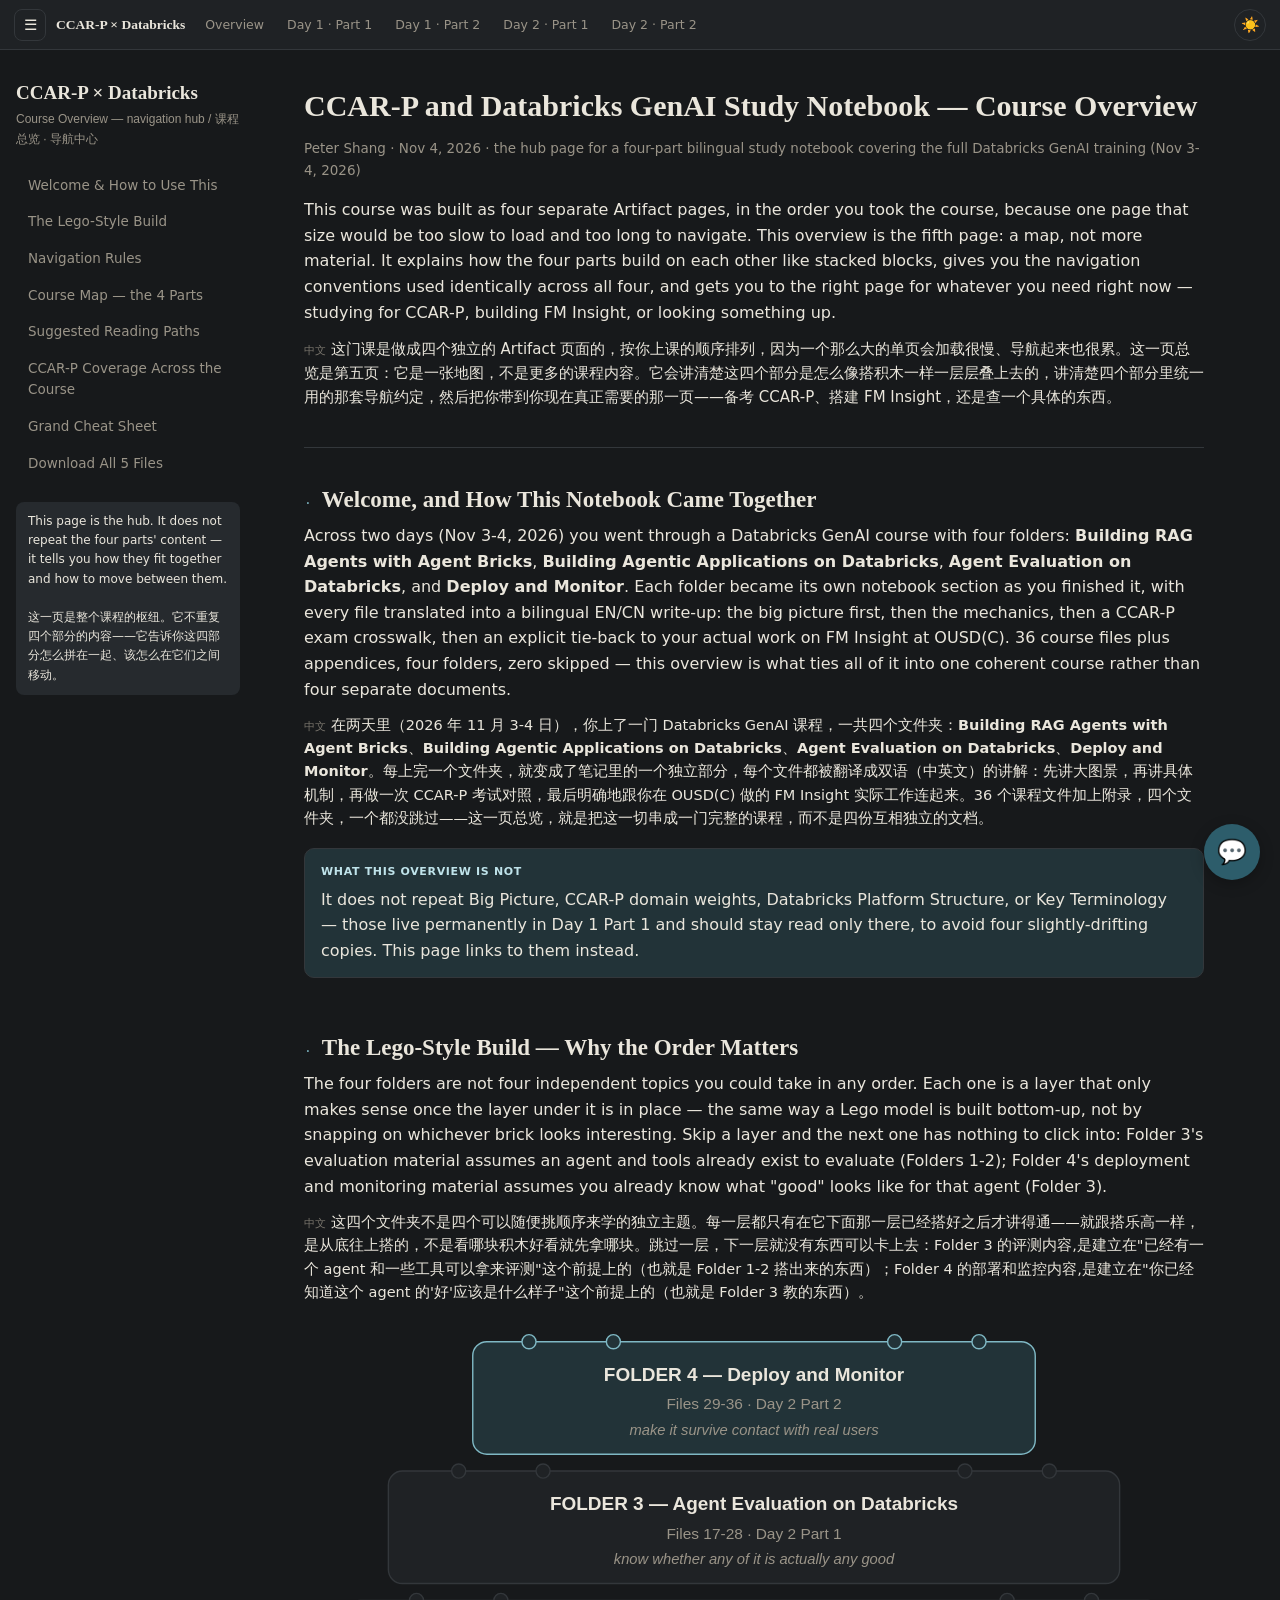
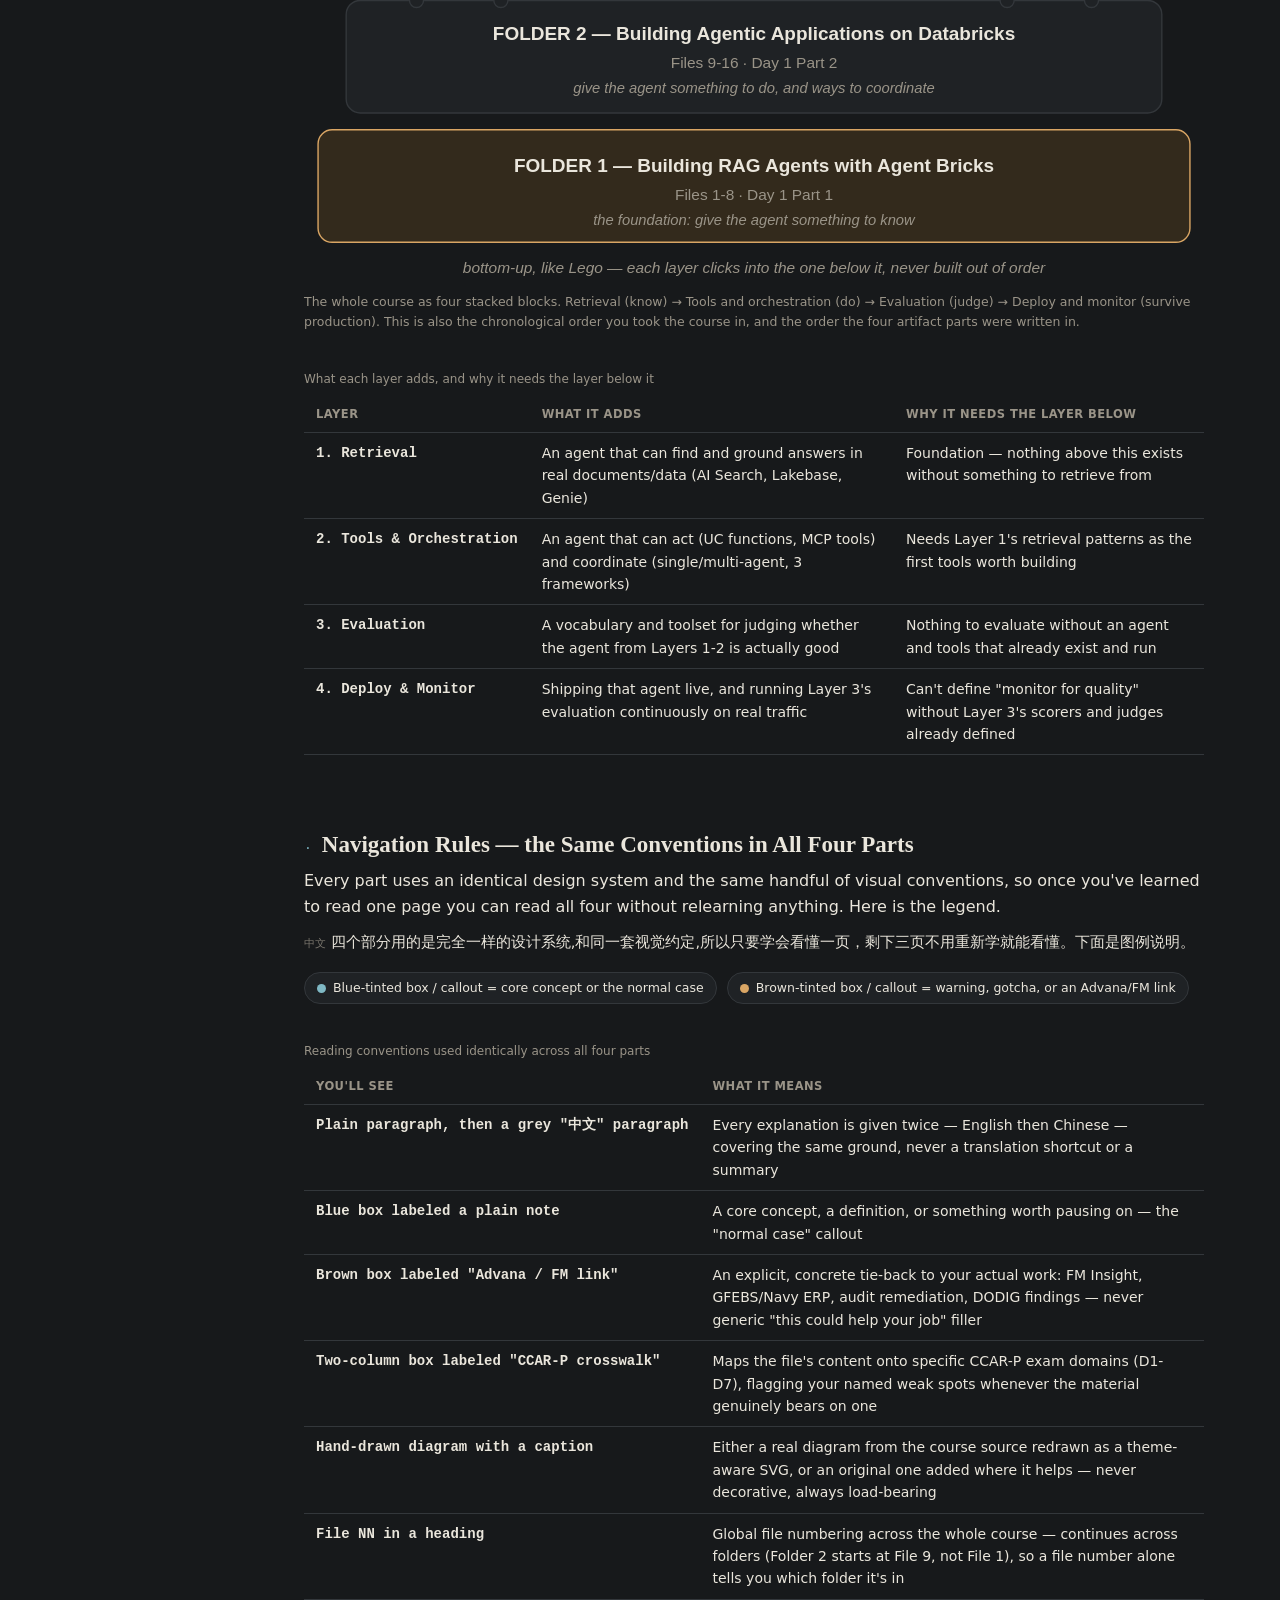
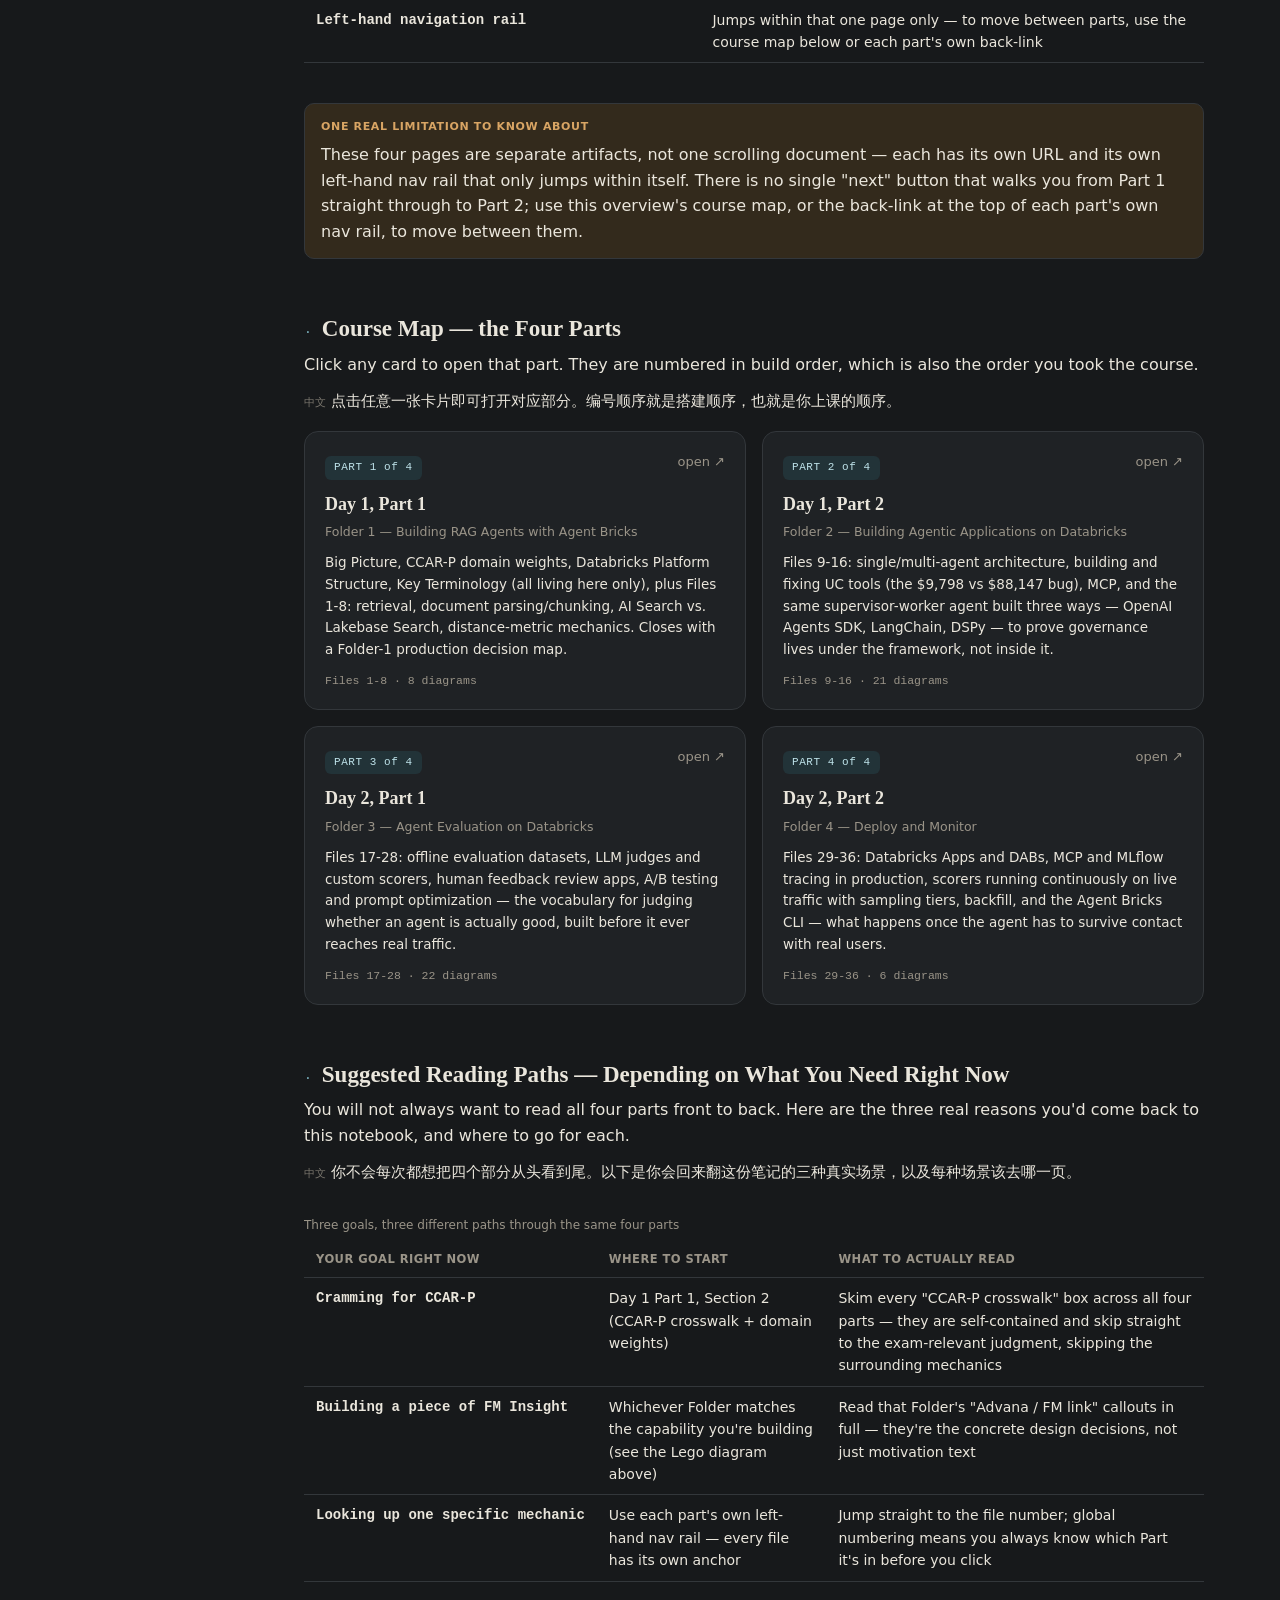
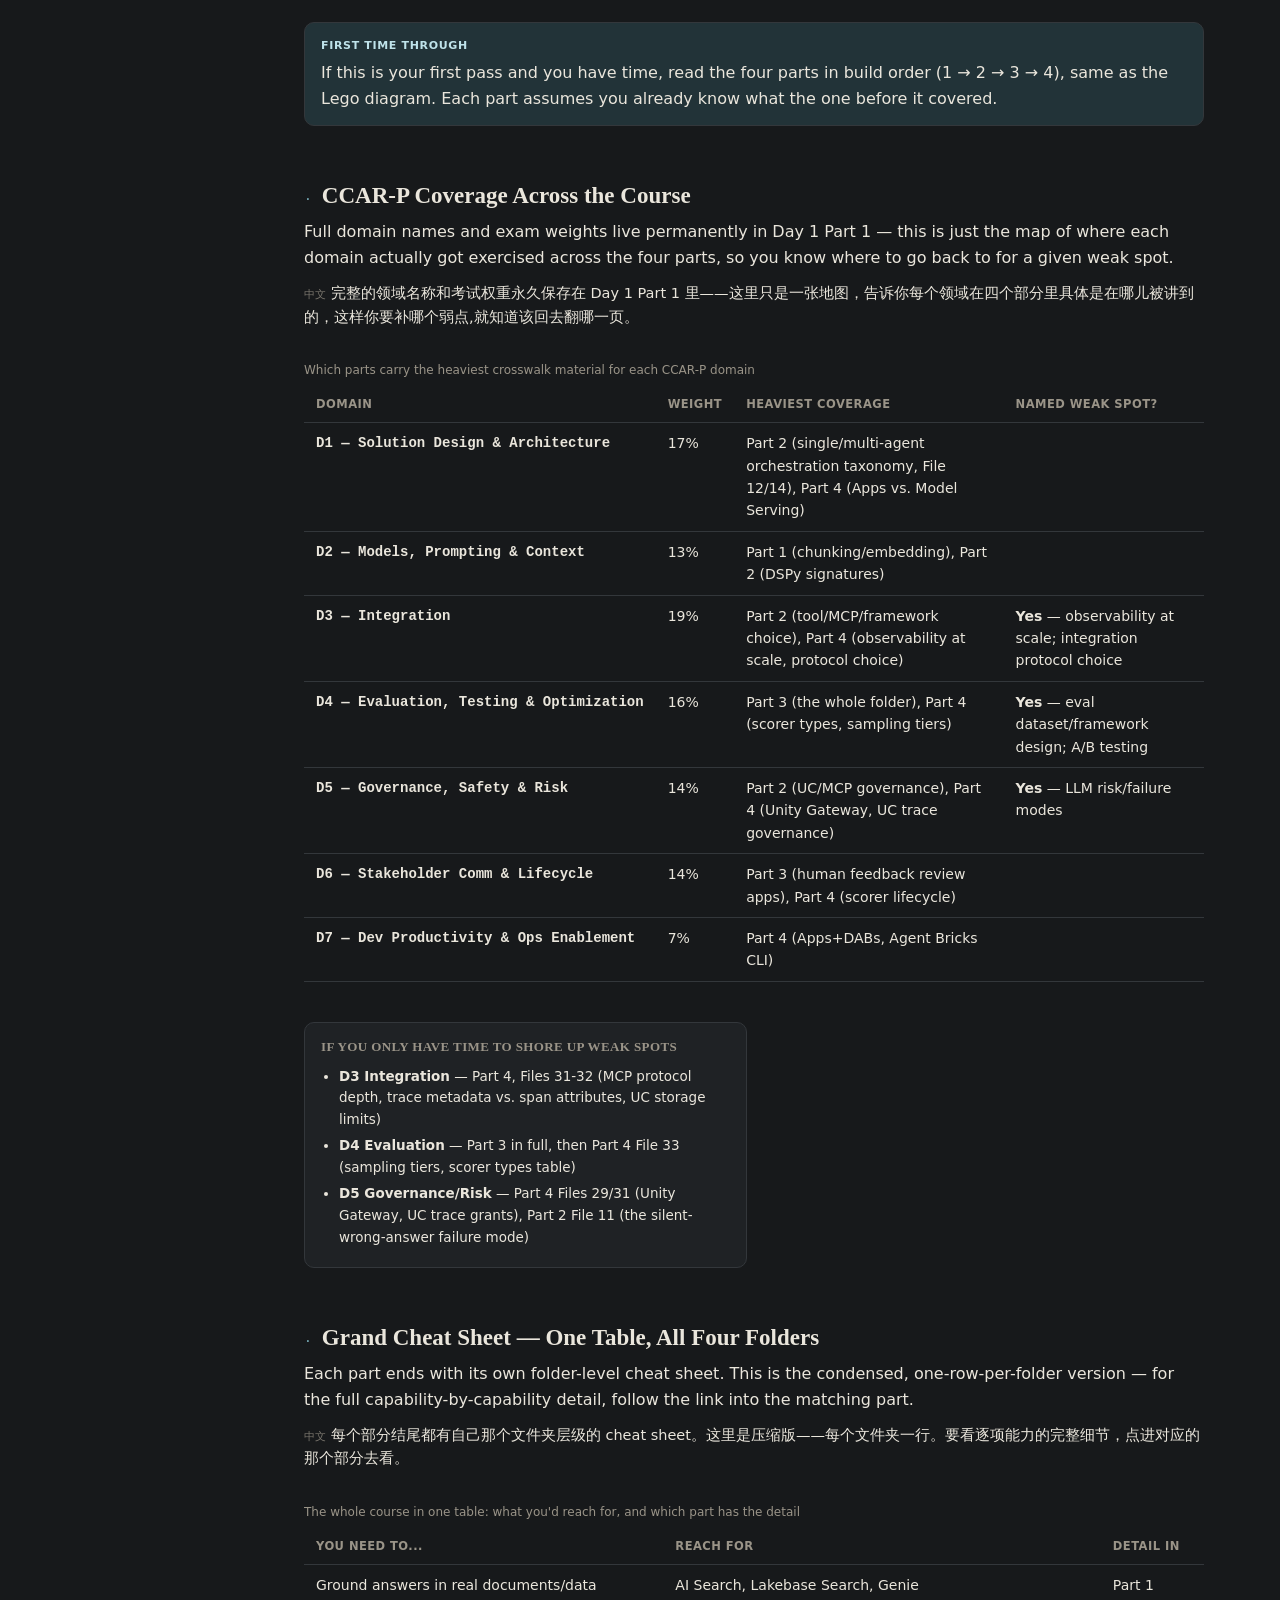
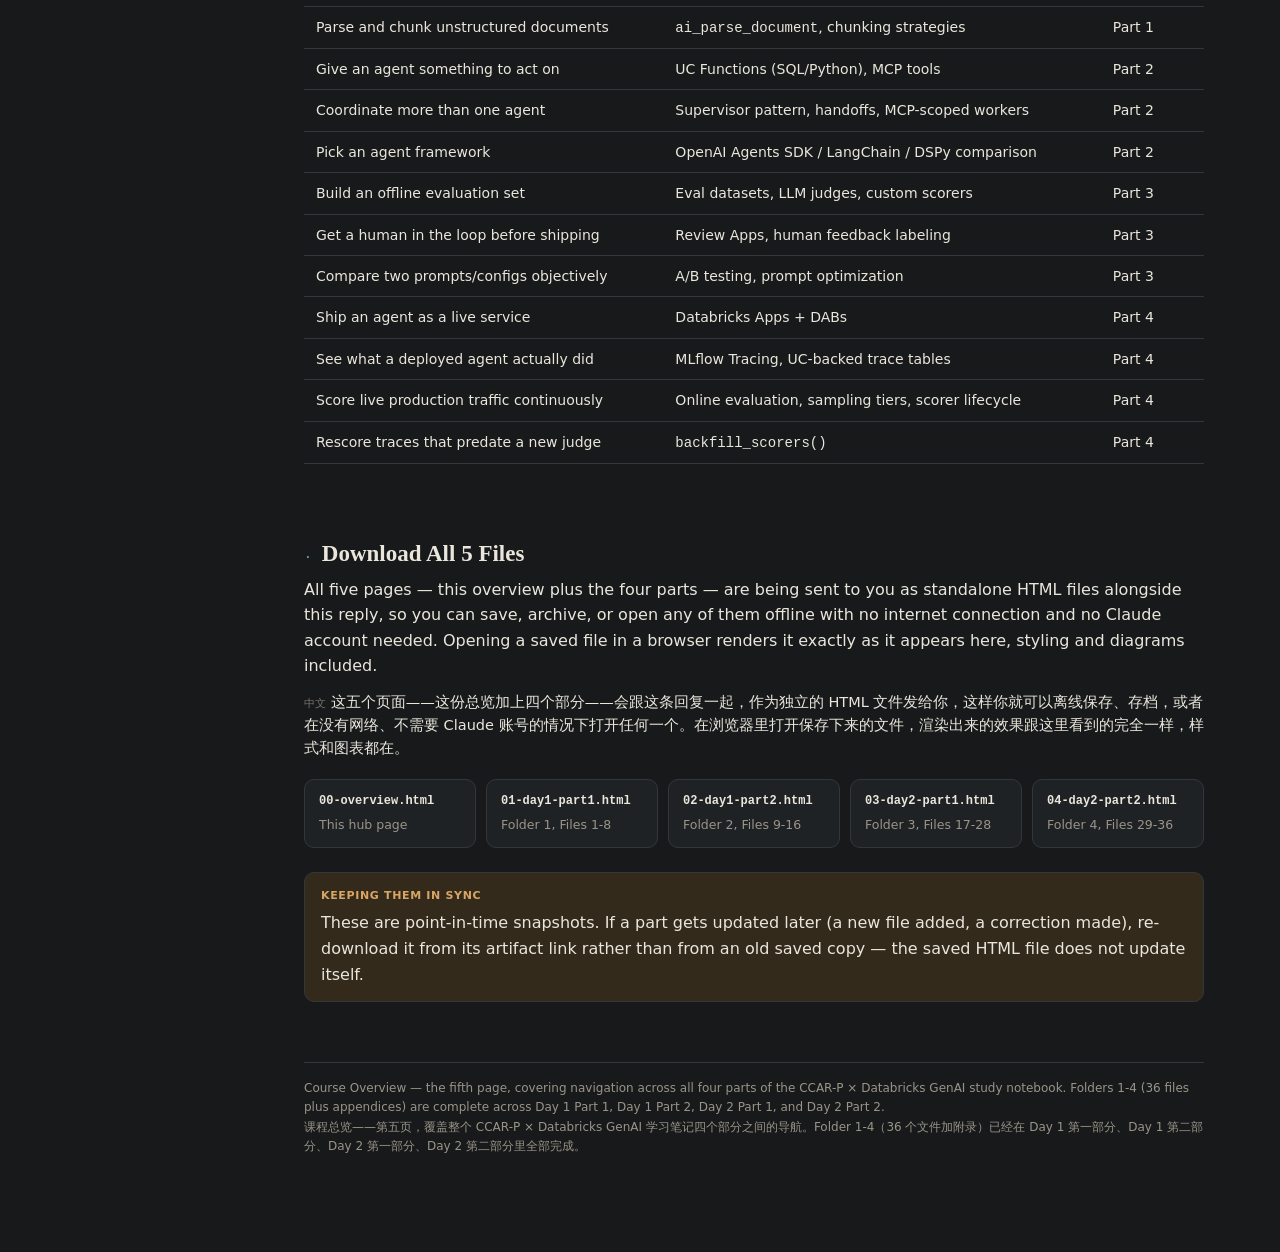
<file: index.html>
<!doctype html><html><head><script>(function(){try{var t=localStorage.getItem("ccar-theme")||"dark";if(t==="dark")document.documentElement.setAttribute("data-theme","dark");else document.documentElement.setAttribute("data-theme","light");}catch(e){document.documentElement.setAttribute("data-theme","dark");}})();</script><meta charset=utf8><meta name=viewport content="width=device-width,initial-scale=1,viewport-fit=cover"><style>:root{color-scheme:light;box-sizing:border-box;padding-top:env(safe-area-inset-top,0px);padding-bottom:env(safe-area-inset-bottom,0px)}html{scroll-padding-top:env(safe-area-inset-top,0px)}body{margin:0;padding:0;font:14px -apple-system,BlinkMacSystemFont,sans-serif;background:#fff;color:#000}img{max-width:100%}[hidden]:not([hidden=until-found i]){display:none!important}</style><link rel="stylesheet" href="/site-chrome.css">
</head><body>
<meta name="claude:viewport-fit-sides" content="cover">
<link rel="icon" href="/favicon.ico" sizes="any">
<link rel="icon" type="image/png" sizes="32x32" href="/favicon-32x32.png">
<link rel="icon" type="image/png" sizes="16x16" href="/favicon-16x16.png">
<link rel="apple-touch-icon" href="/apple-touch-icon.png">
<link rel="manifest" href="/site.webmanifest">
<title>CCAR-P × Databricks — Course Overview</title>
<style>
  :root{
    --bg:#f7f4ee; --surface:#ffffff; --surface-2:#f0ebe0;
    --fg:#211f1a; --muted:#6b6557; --border:#e0dbcc;
    --accent:#2d5d6b; --accent-soft:#dfeaec; --accent-strong:#163b47;
    --warn:#8a5a2b; --warn-soft:#f3e6d4;
    --code-bg:#efe9da;
    color-scheme:light;
  }
  @media (prefers-color-scheme: dark){
    :root:not([data-theme="light"]){
      --bg:#17191b; --surface:#1f2225; --surface-2:#262a2e;
      --fg:#eae6dc; --muted:#9a9488; --border:#33373b;
      --accent:#7fb8c4; --accent-soft:#223338; --accent-strong:#bfe3ea;
      --warn:#d9a564; --warn-soft:#332a1c;
      --code-bg:#262a2e;
      color-scheme:dark;
    }
  }
  :root[data-theme="dark"]{
    --bg:#17191b; --surface:#1f2225; --surface-2:#262a2e;
    --fg:#eae6dc; --muted:#9a9488; --border:#33373b;
    --accent:#7fb8c4; --accent-soft:#223338; --accent-strong:#bfe3ea;
    --warn:#d9a564; --warn-soft:#332a1c;
    --code-bg:#262a2e;
    color-scheme:dark;
  }
  *{box-sizing:border-box}
  body{margin:0; background:var(--bg); color:var(--fg); font-family:'Inter','Noto Sans SC',system-ui,-apple-system,sans-serif; font-size:16px; line-height:1.6;}
  h1,h2,h3,h4{font-family:'Source Serif 4','Noto Serif SC',Georgia,serif; text-wrap:balance; font-weight:600}
  code,.term,.mono{font-family:'IBM Plex Mono',ui-monospace,Menlo,monospace}

  .shell{display:grid; grid-template-columns:240px minmax(0,1fr); max-width:1180px; margin:0 auto;
    padding-left:max(16px, env(safe-area-inset-left,0px)); padding-right:max(16px, env(safe-area-inset-right,0px));}
  @media (max-width:860px){ .shell{grid-template-columns:1fr} }

  nav.rail{position:sticky; top:env(safe-area-inset-top,0px); align-self:start; padding:28px 16px 28px 0; max-height:100vh; overflow-y:auto;}
  @media (max-width:860px){ nav.rail{position:static; max-height:none; padding:20px 0 0 0; border-bottom:1px solid var(--border); margin-bottom:8px} }
  nav.rail .brand{font-family:'Source Serif 4','Noto Serif SC',serif; font-size:19px; font-weight:700; margin-bottom:2px}
  nav.rail .brand small{display:block; font-family:'Inter','Noto Sans SC',sans-serif; font-size:12px; font-weight:400; color:var(--muted); margin-top:2px}
  nav.rail ul{list-style:none; margin:20px 0 0; padding:0; display:flex; flex-direction:column; gap:3px}
  nav.rail a{display:block; color:var(--muted); text-decoration:none; font-size:13.5px; padding:6px 10px; border-radius:7px; border-left:2px solid transparent;}
  nav.rail a.lvl2{padding-left:22px; font-size:13px}
  nav.rail a:hover{background:var(--surface-2); color:var(--fg)}
  nav.rail .status{margin-top:22px; padding:10px 12px; background:var(--surface-2); border-radius:8px; font-size:12px; color:var(--muted)}

  main{min-width:0; padding:28px 0 100px}
  header.masthead{padding:4px 0 26px; border-bottom:1px solid var(--border); margin-bottom:34px}
  header.masthead h1{font-size:30px; margin:0 0 8px}
  header.masthead .byline{font-size:13.5px; color:var(--muted)}
  header.masthead .lede{margin-top:16px; font-size:16px; max-width:640px}
  header.masthead .lede.cn{color:var(--muted); font-size:15px; margin-top:8px}

  section.block{margin-bottom:52px; scroll-margin-top:24px}
  section.block > h2{font-size:23px; display:flex; align-items:baseline; gap:10px; margin-bottom:4px}
  section.block > h2 .num{font-family:'IBM Plex Mono',monospace; font-size:13px; color:var(--accent); font-weight:500}
  section.block > .tag{color:var(--muted); font-size:13px; margin-bottom:22px}

  h3.sub{font-size:17px; margin:28px 0 10px}
  h3.sub .num{color:var(--muted); font-weight:400; margin-right:6px}

  p{margin:0 0 12px; max-width:68ch}
  p.cn{color:var(--muted); font-size:14.5px; max-width:68ch}
  p.cn::before{content:"中文 "; font-size:11px; letter-spacing:.04em; color:var(--muted); opacity:.75}
  .pair{margin-bottom:18px}

  .callout{background:var(--accent-soft); border:1px solid var(--border); border-radius:10px; padding:14px 16px; margin:16px 0; max-width:68ch;}
  .callout .label{font-size:11px; letter-spacing:.06em; text-transform:uppercase; color:var(--accent-strong); font-weight:600; margin-bottom:6px}
  .callout p:last-child{margin-bottom:0}
  .callout.work{background:var(--warn-soft); border-color:var(--border)}
  .callout.work .label{color:var(--warn)}

  table{border-collapse:collapse; width:100%; margin:14px 0 20px; font-size:14px}
  caption{text-align:left; font-size:12px; color:var(--muted); margin-bottom:6px}
  th,td{text-align:left; padding:9px 12px; border-bottom:1px solid var(--border); vertical-align:top}
  th{font-size:11.5px; letter-spacing:.04em; text-transform:uppercase; color:var(--muted); font-weight:600}
  td.term{font-weight:600; white-space:nowrap}
  .tablewrap{overflow-x:auto; margin:14px 0 20px}

  figure.diagram{margin:18px 0 24px; max-width:720px}
  figure.diagram svg{width:100%; height:auto; display:block; color:var(--fg)}
  figure.diagram figcaption{color:var(--muted); font-size:12.5px; margin-top:8px; max-width:68ch}
  .dg-box{fill:var(--surface); stroke:var(--border)}
  .dg-box-hi{fill:var(--accent-soft); stroke:var(--accent)}
  .dg-box-warn{fill:var(--warn-soft); stroke:var(--warn)}
  .dg-line{stroke:var(--muted); fill:none}
  .dg-line-hi{stroke:var(--accent); fill:none}
  .dg-txt{fill:var(--fg); font-family:'Inter','Noto Sans SC',sans-serif}
  .dg-txt-mono{fill:var(--fg); font-family:'IBM Plex Mono',monospace}
  .dg-txt-muted{fill:var(--muted); font-family:'Inter','Noto Sans SC',sans-serif}
  .dg-label{fill:var(--muted); font-family:'Inter','Noto Sans SC',sans-serif}

  .crosswalk{display:grid; grid-template-columns:1fr 1fr; gap:14px; margin:18px 0 24px;}
  @media (max-width:640px){.crosswalk{grid-template-columns:1fr}}
  .crosswalk .side{background:var(--surface); border:1px solid var(--border); border-radius:10px; padding:14px 16px}
  .crosswalk .side h4{margin:0 0 8px; font-size:13px; letter-spacing:.03em; text-transform:uppercase; color:var(--muted)}
  .crosswalk .side ul{margin:0; padding-left:18px; font-size:13.5px}
  .crosswalk .side li{margin-bottom:5px}

  /* Part cards — new for the overview */
  .partgrid{display:grid; grid-template-columns:1fr 1fr; gap:16px; margin:18px 0 28px;}
  @media (max-width:760px){.partgrid{grid-template-columns:1fr}}
  .partcard{display:block; text-decoration:none; color:var(--fg); background:var(--surface); border:1px solid var(--border);
    border-radius:14px; padding:20px 20px 18px; position:relative; transition:border-color .15s, transform .15s;}
  .partcard:hover{border-color:var(--accent); transform:translateY(-1px)}
  .partcard .pnum{display:inline-block; font-family:'IBM Plex Mono',monospace; font-size:11px; letter-spacing:.05em;
    color:var(--accent-strong); background:var(--accent-soft); border-radius:6px; padding:3px 9px; margin-bottom:10px;}
  .partcard h3{font-size:18px; margin:0 0 4px}
  .partcard .folder{font-size:12.5px; color:var(--muted); margin-bottom:10px}
  .partcard p{font-size:13.5px; margin-bottom:0; max-width:none}
  .partcard .files{margin-top:12px; font-family:'IBM Plex Mono',monospace; font-size:11.5px; color:var(--muted)}
  .partcard .go{position:absolute; top:20px; right:20px; color:var(--muted); font-size:13px}

  .legend-row{display:flex; gap:10px; flex-wrap:wrap; margin:14px 0 24px}
  .legend-chip{display:flex; align-items:center; gap:7px; font-size:12.5px; border:1px solid var(--border); border-radius:20px; padding:5px 12px; background:var(--surface)}
  .legend-chip .dot{width:9px; height:9px; border-radius:50%; flex:none}
  .legend-chip .dot.blue{background:var(--accent)}
  .legend-chip .dot.brown{background:var(--warn)}

  .download-row{display:grid; grid-template-columns:repeat(5,1fr); gap:10px; margin:14px 0 24px}
  @media (max-width:860px){.download-row{grid-template-columns:1fr 1fr}}
  @media (max-width:520px){.download-row{grid-template-columns:1fr}}
  .dlcard{border:1px solid var(--border); border-radius:10px; padding:12px 14px; background:var(--surface); font-size:12.5px}
  .dlcard .fname{font-family:'IBM Plex Mono',monospace; font-weight:600; font-size:12px; margin-bottom:4px; word-break:break-all}
  .dlcard .fdesc{color:var(--muted)}

  footer.meta{border-top:1px solid var(--border); padding-top:16px; margin-top:60px; font-size:12px; color:var(--muted)}
</style>

<div class="shell">
  <nav class="rail">
    <div class="brand">CCAR-P × Databricks<small>Course Overview — navigation hub / 课程总览 · 导航中心</small></div>
    <ul>
      <li><a href="#welcome" class="navlink">Welcome &amp; How to Use This</a></li>
      <li><a href="#lego" class="navlink">The Lego-Style Build</a></li>
      <li><a href="#navrules" class="navlink">Navigation Rules</a></li>
      <li><a href="#map" class="navlink">Course Map — the 4 Parts</a></li>
      <li><a href="#paths" class="navlink">Suggested Reading Paths</a></li>
      <li><a href="#ccarp-coverage" class="navlink">CCAR-P Coverage Across the Course</a></li>
      <li><a href="#cheatsheet" class="navlink">Grand Cheat Sheet</a></li>
      <li><a href="#downloads" class="navlink">Download All 5 Files</a></li>
    </ul>
    <div class="status">This page is the hub. It does not repeat the four parts' content — it tells you how they fit together and how to move between them.<br><br>这一页是整个课程的枢纽。它不重复四个部分的内容——它告诉你这四部分怎么拼在一起、该怎么在它们之间移动。</div>
  </nav>

  <main>
    <header class="masthead">
      <h1>CCAR-P and Databricks GenAI Study Notebook — Course Overview</h1>
      <div class="byline">Peter Shang · Nov 4, 2026 · the hub page for a four-part bilingual study notebook covering the full Databricks GenAI training (Nov 3-4, 2026)</div>
      <p class="lede">This course was built as four separate Artifact pages, in the order you took the course, because one page that size would be too slow to load and too long to navigate. This overview is the fifth page: a map, not more material. It explains how the four parts build on each other like stacked blocks, gives you the navigation conventions used identically across all four, and gets you to the right page for whatever you need right now — studying for CCAR-P, building FM Insight, or looking something up.</p>
      <p class="lede cn">这门课是做成四个独立的 Artifact 页面的，按你上课的顺序排列，因为一个那么大的单页会加载很慢、导航起来也很累。这一页总览是第五页：它是一张地图，不是更多的课程内容。它会讲清楚这四个部分是怎么像搭积木一样一层层叠上去的，讲清楚四个部分里统一用的那套导航约定，然后把你带到你现在真正需要的那一页——备考 CCAR-P、搭建 FM Insight，还是查一个具体的东西。</p>
    </header>

    <section class="block" id="welcome">
      <h2><span class="num">·</span> Welcome, and How This Notebook Came Together</h2>
      <div class="pair">
        <p>Across two days (Nov 3-4, 2026) you went through a Databricks GenAI course with four folders: <strong>Building RAG Agents with Agent Bricks</strong>, <strong>Building Agentic Applications on Databricks</strong>, <strong>Agent Evaluation on Databricks</strong>, and <strong>Deploy and Monitor</strong>. Each folder became its own notebook section as you finished it, with every file translated into a bilingual EN/CN write-up: the big picture first, then the mechanics, then a CCAR-P exam crosswalk, then an explicit tie-back to your actual work on FM Insight at OUSD(C). 36 course files plus appendices, four folders, zero skipped — this overview is what ties all of it into one coherent course rather than four separate documents.</p>
        <p class="cn">在两天里（2026 年 11 月 3-4 日），你上了一门 Databricks GenAI 课程，一共四个文件夹：<strong>Building RAG Agents with Agent Bricks</strong>、<strong>Building Agentic Applications on Databricks</strong>、<strong>Agent Evaluation on Databricks</strong>、<strong>Deploy and Monitor</strong>。每上完一个文件夹，就变成了笔记里的一个独立部分，每个文件都被翻译成双语（中英文）的讲解：先讲大图景，再讲具体机制，再做一次 CCAR-P 考试对照，最后明确地跟你在 OUSD(C) 做的 FM Insight 实际工作连起来。36 个课程文件加上附录，四个文件夹，一个都没跳过——这一页总览，就是把这一切串成一门完整的课程，而不是四份互相独立的文档。</p>
      </div>
      <div class="callout">
        <div class="label">What this overview is NOT</div>
        <p>It does not repeat Big Picture, CCAR-P domain weights, Databricks Platform Structure, or Key Terminology — those live permanently in Day 1 Part 1 and should stay read only there, to avoid four slightly-drifting copies. This page links to them instead.</p>
      </div>
    </section>

    <section class="block" id="lego">
      <h2><span class="num">·</span> The Lego-Style Build — Why the Order Matters</h2>
      <div class="pair">
        <p>The four folders are not four independent topics you could take in any order. Each one is a layer that only makes sense once the layer under it is in place — the same way a Lego model is built bottom-up, not by snapping on whichever brick looks interesting. Skip a layer and the next one has nothing to click into: Folder 3's evaluation material assumes an agent and tools already exist to evaluate (Folders 1-2); Folder 4's deployment and monitoring material assumes you already know what "good" looks like for that agent (Folder 3).</p>
        <p class="cn">这四个文件夹不是四个可以随便挑顺序来学的独立主题。每一层都只有在它下面那一层已经搭好之后才讲得通——就跟搭乐高一样，是从底往上搭的，不是看哪块积木好看就先拿哪块。跳过一层，下一层就没有东西可以卡上去：Folder 3 的评测内容,是建立在"已经有一个 agent 和一些工具可以拿来评测"这个前提上的（也就是 Folder 1-2 搭出来的东西）；Folder 4 的部署和监控内容,是建立在"你已经知道这个 agent 的'好'应该是什么样子"这个前提上的（也就是 Folder 3 教的东西）。</p>
      </div>

      <figure class="diagram">
        <svg viewBox="0 0 640 400" role="img" aria-label="Four stacked Lego-style blocks from bottom to top: Folder 1 Retrieval and Knowledge, the foundation block an agent needs something to know; Folder 2 Tools and Orchestration, snapping on top, an agent needs something to do and a way to coordinate; Folder 3 Evaluation, snapping on top of that, you need to know whether any of it is any good; Folder 4 Deploy and Monitor, the top block, now make it survive contact with real users. Each block is wider at the connector studs showing where the next layer clicks in.">
          <defs>
            <marker id="arrOV1" viewBox="0 0 10 10" refX="8" refY="5" markerWidth="6" markerHeight="6" orient="auto-start-reverse">
              <path d="M2 1L8 5L2 9" fill="none" stroke="currentColor" stroke-width="1.5" stroke-linecap="round" stroke-linejoin="round"/>
            </marker>
          </defs>

          <!-- Block 4 (top) -->
          <rect x="120" y="14" width="400" height="80" rx="10" class="dg-box-hi"/>
          <circle cx="160" cy="14" r="5" class="dg-box-hi"/><circle cx="220" cy="14" r="5" class="dg-box-hi"/>
          <circle cx="480" cy="14" r="5" class="dg-box-hi"/><circle cx="420" cy="14" r="5" class="dg-box-hi"/>
          <text x="320" y="42" text-anchor="middle" class="dg-txt" font-size="13.5" font-weight="700">FOLDER 4 — Deploy and Monitor</text>
          <text x="320" y="62" text-anchor="middle" class="dg-txt-muted" font-size="11">Files 29-36 · Day 2 Part 2</text>
          <text x="320" y="80" text-anchor="middle" class="dg-txt-muted" font-size="10.5" font-style="italic">make it survive contact with real users</text>

          <!-- Block 3 -->
          <rect x="60" y="106" width="520" height="80" rx="10" class="dg-box"/>
          <circle cx="110" cy="106" r="5" class="dg-box"/><circle cx="170" cy="106" r="5" class="dg-box"/>
          <circle cx="530" cy="106" r="5" class="dg-box"/><circle cx="470" cy="106" r="5" class="dg-box"/>
          <text x="320" y="134" text-anchor="middle" class="dg-txt" font-size="13.5" font-weight="700">FOLDER 3 — Agent Evaluation on Databricks</text>
          <text x="320" y="154" text-anchor="middle" class="dg-txt-muted" font-size="11">Files 17-28 · Day 2 Part 1</text>
          <text x="320" y="172" text-anchor="middle" class="dg-txt-muted" font-size="10.5" font-style="italic">know whether any of it is actually any good</text>

          <!-- Block 2 -->
          <rect x="30" y="198" width="580" height="80" rx="10" class="dg-box"/>
          <circle cx="80" cy="198" r="5" class="dg-box"/><circle cx="140" cy="198" r="5" class="dg-box"/>
          <circle cx="560" cy="198" r="5" class="dg-box"/><circle cx="500" cy="198" r="5" class="dg-box"/>
          <text x="320" y="226" text-anchor="middle" class="dg-txt" font-size="13.5" font-weight="700">FOLDER 2 — Building Agentic Applications on Databricks</text>
          <text x="320" y="246" text-anchor="middle" class="dg-txt-muted" font-size="11">Files 9-16 · Day 1 Part 2</text>
          <text x="320" y="264" text-anchor="middle" class="dg-txt-muted" font-size="10.5" font-style="italic">give the agent something to do, and ways to coordinate</text>

          <!-- Block 1 (foundation) -->
          <rect x="10" y="290" width="620" height="80" rx="10" class="dg-box-warn"/>
          <text x="320" y="320" text-anchor="middle" class="dg-txt" font-size="13.5" font-weight="700">FOLDER 1 — Building RAG Agents with Agent Bricks</text>
          <text x="320" y="340" text-anchor="middle" class="dg-txt-muted" font-size="11">Files 1-8 · Day 1 Part 1</text>
          <text x="320" y="358" text-anchor="middle" class="dg-txt-muted" font-size="10.5" font-style="italic">the foundation: give the agent something to know</text>

          <text x="320" y="392" text-anchor="middle" class="dg-label" font-size="11" font-style="italic">bottom-up, like Lego — each layer clicks into the one below it, never built out of order</text>
        </svg>
        <figcaption>The whole course as four stacked blocks. Retrieval (know) → Tools and orchestration (do) → Evaluation (judge) → Deploy and monitor (survive production). This is also the chronological order you took the course in, and the order the four artifact parts were written in.</figcaption>
      </figure>

      <div class="tablewrap">
        <table>
          <caption>What each layer adds, and why it needs the layer below it</caption>
          <thead><tr><th>Layer</th><th>What it adds</th><th>Why it needs the layer below</th></tr></thead>
          <tbody>
            <tr><td class="term">1. Retrieval</td><td>An agent that can find and ground answers in real documents/data (AI Search, Lakebase, Genie)</td><td>Foundation — nothing above this exists without something to retrieve from</td></tr>
            <tr><td class="term">2. Tools &amp; Orchestration</td><td>An agent that can act (UC functions, MCP tools) and coordinate (single/multi-agent, 3 frameworks)</td><td>Needs Layer 1's retrieval patterns as the first tools worth building</td></tr>
            <tr><td class="term">3. Evaluation</td><td>A vocabulary and toolset for judging whether the agent from Layers 1-2 is actually good</td><td>Nothing to evaluate without an agent and tools that already exist and run</td></tr>
            <tr><td class="term">4. Deploy &amp; Monitor</td><td>Shipping that agent live, and running Layer 3's evaluation continuously on real traffic</td><td>Can't define "monitor for quality" without Layer 3's scorers and judges already defined</td></tr>
          </tbody>
        </table>
      </div>
    </section>

    <section class="block" id="navrules">
      <h2><span class="num">·</span> Navigation Rules — the Same Conventions in All Four Parts</h2>
      <div class="pair">
        <p>Every part uses an identical design system and the same handful of visual conventions, so once you've learned to read one page you can read all four without relearning anything. Here is the legend.</p>
        <p class="cn">四个部分用的是完全一样的设计系统,和同一套视觉约定,所以只要学会看懂一页，剩下三页不用重新学就能看懂。下面是图例说明。</p>
      </div>
      <div class="legend-row">
        <div class="legend-chip"><span class="dot blue"></span> Blue-tinted box / callout = core concept or the normal case</div>
        <div class="legend-chip"><span class="dot brown"></span> Brown-tinted box / callout = warning, gotcha, or an Advana/FM link</div>
      </div>
      <div class="tablewrap">
        <table>
          <caption>Reading conventions used identically across all four parts</caption>
          <thead><tr><th>You'll see</th><th>What it means</th></tr></thead>
          <tbody>
            <tr><td class="term">Plain paragraph, then a grey "中文" paragraph</td><td>Every explanation is given twice — English then Chinese — covering the same ground, never a translation shortcut or a summary</td></tr>
            <tr><td class="term">Blue box labeled a plain note</td><td>A core concept, a definition, or something worth pausing on — the "normal case" callout</td></tr>
            <tr><td class="term">Brown box labeled "Advana / FM link"</td><td>An explicit, concrete tie-back to your actual work: FM Insight, GFEBS/Navy ERP, audit remediation, DODIG findings — never generic "this could help your job" filler</td></tr>
            <tr><td class="term">Two-column box labeled "CCAR-P crosswalk"</td><td>Maps the file's content onto specific CCAR-P exam domains (D1-D7), flagging your named weak spots whenever the material genuinely bears on one</td></tr>
            <tr><td class="term">Hand-drawn diagram with a caption</td><td>Either a real diagram from the course source redrawn as a theme-aware SVG, or an original one added where it helps — never decorative, always load-bearing</td></tr>
            <tr><td class="term"><code>File NN</code> in a heading</td><td>Global file numbering across the whole course — continues across folders (Folder 2 starts at File 9, not File 1), so a file number alone tells you which folder it's in</td></tr>
            <tr><td class="term">Left-hand navigation rail</td><td>Jumps within that one page only — to move between parts, use the course map below or each part's own back-link</td></tr>
          </tbody>
        </table>
      </div>
      <div class="callout work">
        <div class="label">One real limitation to know about</div>
        <p>These four pages are separate artifacts, not one scrolling document — each has its own URL and its own left-hand nav rail that only jumps within itself. There is no single "next" button that walks you from Part 1 straight through to Part 2; use this overview's course map, or the back-link at the top of each part's own nav rail, to move between them.</p>
      </div>
    </section>

    <section class="block" id="map">
      <h2><span class="num">·</span> Course Map — the Four Parts</h2>
      <div class="pair">
        <p>Click any card to open that part. They are numbered in build order, which is also the order you took the course.</p>
        <p class="cn">点击任意一张卡片即可打开对应部分。编号顺序就是搭建顺序，也就是你上课的顺序。</p>
      </div>
      <div class="partgrid">
        <a class="partcard" href="/01-day1-part1">
          <span class="go">open &#8599;</span>
          <span class="pnum">PART 1 of 4</span>
          <h3>Day 1, Part 1</h3>
          <div class="folder">Folder 1 — Building RAG Agents with Agent Bricks</div>
          <p>Big Picture, CCAR-P domain weights, Databricks Platform Structure, Key Terminology (all living here only), plus Files 1-8: retrieval, document parsing/chunking, AI Search vs. Lakebase Search, distance-metric mechanics. Closes with a Folder-1 production decision map.</p>
          <div class="files">Files 1-8 · 8 diagrams</div>
        </a>
        <a class="partcard" href="/02-day1-part2">
          <span class="go">open &#8599;</span>
          <span class="pnum">PART 2 of 4</span>
          <h3>Day 1, Part 2</h3>
          <div class="folder">Folder 2 — Building Agentic Applications on Databricks</div>
          <p>Files 9-16: single/multi-agent architecture, building and fixing UC tools (the $9,798 vs $88,147 bug), MCP, and the same supervisor-worker agent built three ways — OpenAI Agents SDK, LangChain, DSPy — to prove governance lives under the framework, not inside it.</p>
          <div class="files">Files 9-16 · 21 diagrams</div>
        </a>
        <a class="partcard" href="/03-day2-part1">
          <span class="go">open &#8599;</span>
          <span class="pnum">PART 3 of 4</span>
          <h3>Day 2, Part 1</h3>
          <div class="folder">Folder 3 — Agent Evaluation on Databricks</div>
          <p>Files 17-28: offline evaluation datasets, LLM judges and custom scorers, human feedback review apps, A/B testing and prompt optimization — the vocabulary for judging whether an agent is actually good, built before it ever reaches real traffic.</p>
          <div class="files">Files 17-28 · 22 diagrams</div>
        </a>
        <a class="partcard" href="/04-day2-part2">
          <span class="go">open &#8599;</span>
          <span class="pnum">PART 4 of 4</span>
          <h3>Day 2, Part 2</h3>
          <div class="folder">Folder 4 — Deploy and Monitor</div>
          <p>Files 29-36: Databricks Apps and DABs, MCP and MLflow tracing in production, scorers running continuously on live traffic with sampling tiers, backfill, and the Agent Bricks CLI — what happens once the agent has to survive contact with real users.</p>
          <div class="files">Files 29-36 · 6 diagrams</div>
        </a>
      </div>
    </section>

    <section class="block" id="paths">
      <h2><span class="num">·</span> Suggested Reading Paths — Depending on What You Need Right Now</h2>
      <div class="pair">
        <p>You will not always want to read all four parts front to back. Here are the three real reasons you'd come back to this notebook, and where to go for each.</p>
        <p class="cn">你不会每次都想把四个部分从头看到尾。以下是你会回来翻这份笔记的三种真实场景，以及每种场景该去哪一页。</p>
      </div>
      <div class="tablewrap">
        <table>
          <caption>Three goals, three different paths through the same four parts</caption>
          <thead><tr><th>Your goal right now</th><th>Where to start</th><th>What to actually read</th></tr></thead>
          <tbody>
            <tr><td class="term">Cramming for CCAR-P</td><td>Day 1 Part 1, Section 2 (CCAR-P crosswalk + domain weights)</td><td>Skim every "CCAR-P crosswalk" box across all four parts — they are self-contained and skip straight to the exam-relevant judgment, skipping the surrounding mechanics</td></tr>
            <tr><td class="term">Building a piece of FM Insight</td><td>Whichever Folder matches the capability you're building (see the Lego diagram above)</td><td>Read that Folder's "Advana / FM link" callouts in full — they're the concrete design decisions, not just motivation text</td></tr>
            <tr><td class="term">Looking up one specific mechanic</td><td>Use each part's own left-hand nav rail — every file has its own anchor</td><td>Jump straight to the file number; global numbering means you always know which Part it's in before you click</td></tr>
          </tbody>
        </table>
      </div>
      <div class="callout">
        <div class="label">First time through</div>
        <p>If this is your first pass and you have time, read the four parts in build order (1 → 2 → 3 → 4), same as the Lego diagram. Each part assumes you already know what the one before it covered.</p>
      </div>
    </section>

    <section class="block" id="ccarp-coverage">
      <h2><span class="num">·</span> CCAR-P Coverage Across the Course</h2>
      <div class="pair">
        <p>Full domain names and exam weights live permanently in Day 1 Part 1 — this is just the map of where each domain actually got exercised across the four parts, so you know where to go back to for a given weak spot.</p>
        <p class="cn">完整的领域名称和考试权重永久保存在 Day 1 Part 1 里——这里只是一张地图，告诉你每个领域在四个部分里具体是在哪儿被讲到的，这样你要补哪个弱点,就知道该回去翻哪一页。</p>
      </div>
      <div class="tablewrap">
        <table>
          <caption>Which parts carry the heaviest crosswalk material for each CCAR-P domain</caption>
          <thead><tr><th>Domain</th><th>Weight</th><th>Heaviest coverage</th><th>Named weak spot?</th></tr></thead>
          <tbody>
            <tr><td class="term">D1 — Solution Design &amp; Architecture</td><td>17%</td><td>Part 2 (single/multi-agent orchestration taxonomy, File 12/14), Part 4 (Apps vs. Model Serving)</td><td></td></tr>
            <tr><td class="term">D2 — Models, Prompting &amp; Context</td><td>13%</td><td>Part 1 (chunking/embedding), Part 2 (DSPy signatures)</td><td></td></tr>
            <tr><td class="term">D3 — Integration</td><td>19%</td><td>Part 2 (tool/MCP/framework choice), Part 4 (observability at scale, protocol choice)</td><td><strong>Yes</strong> — observability at scale; integration protocol choice</td></tr>
            <tr><td class="term">D4 — Evaluation, Testing &amp; Optimization</td><td>16%</td><td>Part 3 (the whole folder), Part 4 (scorer types, sampling tiers)</td><td><strong>Yes</strong> — eval dataset/framework design; A/B testing</td></tr>
            <tr><td class="term">D5 — Governance, Safety &amp; Risk</td><td>14%</td><td>Part 2 (UC/MCP governance), Part 4 (Unity Gateway, UC trace governance)</td><td><strong>Yes</strong> — LLM risk/failure modes</td></tr>
            <tr><td class="term">D6 — Stakeholder Comm &amp; Lifecycle</td><td>14%</td><td>Part 3 (human feedback review apps), Part 4 (scorer lifecycle)</td><td></td></tr>
            <tr><td class="term">D7 — Dev Productivity &amp; Ops Enablement</td><td>7%</td><td>Part 4 (Apps+DABs, Agent Bricks CLI)</td><td></td></tr>
          </tbody>
        </table>
      </div>
      <div class="crosswalk">
        <div class="side">
          <h4>If you only have time to shore up weak spots</h4>
          <ul>
            <li><strong>D3 Integration</strong> — Part 4, Files 31-32 (MCP protocol depth, trace metadata vs. span attributes, UC storage limits)</li>
            <li><strong>D4 Evaluation</strong> — Part 3 in full, then Part 4 File 33 (sampling tiers, scorer types table)</li>
            <li><strong>D5 Governance/Risk</strong> — Part 4 Files 29/31 (Unity Gateway, UC trace grants), Part 2 File 11 (the silent-wrong-answer failure mode)</li>
          </ul>
        </div>
      </div>
    </section>

    <section class="block" id="cheatsheet">
      <h2><span class="num">·</span> Grand Cheat Sheet — One Table, All Four Folders</h2>
      <div class="pair">
        <p>Each part ends with its own folder-level cheat sheet. This is the condensed, one-row-per-folder version — for the full capability-by-capability detail, follow the link into the matching part.</p>
        <p class="cn">每个部分结尾都有自己那个文件夹层级的 cheat sheet。这里是压缩版——每个文件夹一行。要看逐项能力的完整细节，点进对应的那个部分去看。</p>
      </div>
      <div class="tablewrap">
        <table>
          <caption>The whole course in one table: what you'd reach for, and which part has the detail</caption>
          <thead><tr><th>You need to...</th><th>Reach for</th><th>Detail in</th></tr></thead>
          <tbody>
            <tr><td>Ground answers in real documents/data</td><td>AI Search, Lakebase Search, Genie</td><td>Part 1</td></tr>
            <tr><td>Parse and chunk unstructured documents</td><td><code>ai_parse_document</code>, chunking strategies</td><td>Part 1</td></tr>
            <tr><td>Give an agent something to act on</td><td>UC Functions (SQL/Python), MCP tools</td><td>Part 2</td></tr>
            <tr><td>Coordinate more than one agent</td><td>Supervisor pattern, handoffs, MCP-scoped workers</td><td>Part 2</td></tr>
            <tr><td>Pick an agent framework</td><td>OpenAI Agents SDK / LangChain / DSPy comparison</td><td>Part 2</td></tr>
            <tr><td>Build an offline evaluation set</td><td>Eval datasets, LLM judges, custom scorers</td><td>Part 3</td></tr>
            <tr><td>Get a human in the loop before shipping</td><td>Review Apps, human feedback labeling</td><td>Part 3</td></tr>
            <tr><td>Compare two prompts/configs objectively</td><td>A/B testing, prompt optimization</td><td>Part 3</td></tr>
            <tr><td>Ship an agent as a live service</td><td>Databricks Apps + DABs</td><td>Part 4</td></tr>
            <tr><td>See what a deployed agent actually did</td><td>MLflow Tracing, UC-backed trace tables</td><td>Part 4</td></tr>
            <tr><td>Score live production traffic continuously</td><td>Online evaluation, sampling tiers, scorer lifecycle</td><td>Part 4</td></tr>
            <tr><td>Rescore traces that predate a new judge</td><td><code>backfill_scorers()</code></td><td>Part 4</td></tr>
          </tbody>
        </table>
      </div>
    </section>

    <section class="block" id="downloads">
      <h2><span class="num">·</span> Download All 5 Files</h2>
      <div class="pair">
        <p>All five pages — this overview plus the four parts — are being sent to you as standalone HTML files alongside this reply, so you can save, archive, or open any of them offline with no internet connection and no Claude account needed. Opening a saved file in a browser renders it exactly as it appears here, styling and diagrams included.</p>
        <p class="cn">这五个页面——这份总览加上四个部分——会跟这条回复一起，作为独立的 HTML 文件发给你，这样你就可以离线保存、存档，或者在没有网络、不需要 Claude 账号的情况下打开任何一个。在浏览器里打开保存下来的文件，渲染出来的效果跟这里看到的完全一样，样式和图表都在。</p>
      </div>
      <div class="download-row">
        <div class="dlcard"><div class="fname">00-overview.html</div><div class="fdesc">This hub page</div></div>
        <div class="dlcard"><div class="fname">01-day1-part1.html</div><div class="fdesc">Folder 1, Files 1-8</div></div>
        <div class="dlcard"><div class="fname">02-day1-part2.html</div><div class="fdesc">Folder 2, Files 9-16</div></div>
        <div class="dlcard"><div class="fname">03-day2-part1.html</div><div class="fdesc">Folder 3, Files 17-28</div></div>
        <div class="dlcard"><div class="fname">04-day2-part2.html</div><div class="fdesc">Folder 4, Files 29-36</div></div>
      </div>
      <div class="callout work">
        <div class="label">Keeping them in sync</div>
        <p>These are point-in-time snapshots. If a part gets updated later (a new file added, a correction made), re-download it from its artifact link rather than from an old saved copy — the saved HTML file does not update itself.</p>
      </div>
    </section>

    <footer class="meta">Course Overview — the fifth page, covering navigation across all four parts of the CCAR-P × Databricks GenAI study notebook. Folders 1-4 (36 files plus appendices) are complete across Day 1 Part 1, Day 1 Part 2, Day 2 Part 1, and Day 2 Part 2.<br>课程总览——第五页，覆盖整个 CCAR-P × Databricks GenAI 学习笔记四个部分之间的导航。Folder 1-4（36 个文件加附录）已经在 Day 1 第一部分、Day 1 第二部分、Day 2 第一部分、Day 2 第二部分里全部完成。</footer>
  </main>
</div>

<script src="/site-chrome.js" defer></script>
<script src="/tutor-widget.js" defer></script>
</body></html>
</file>
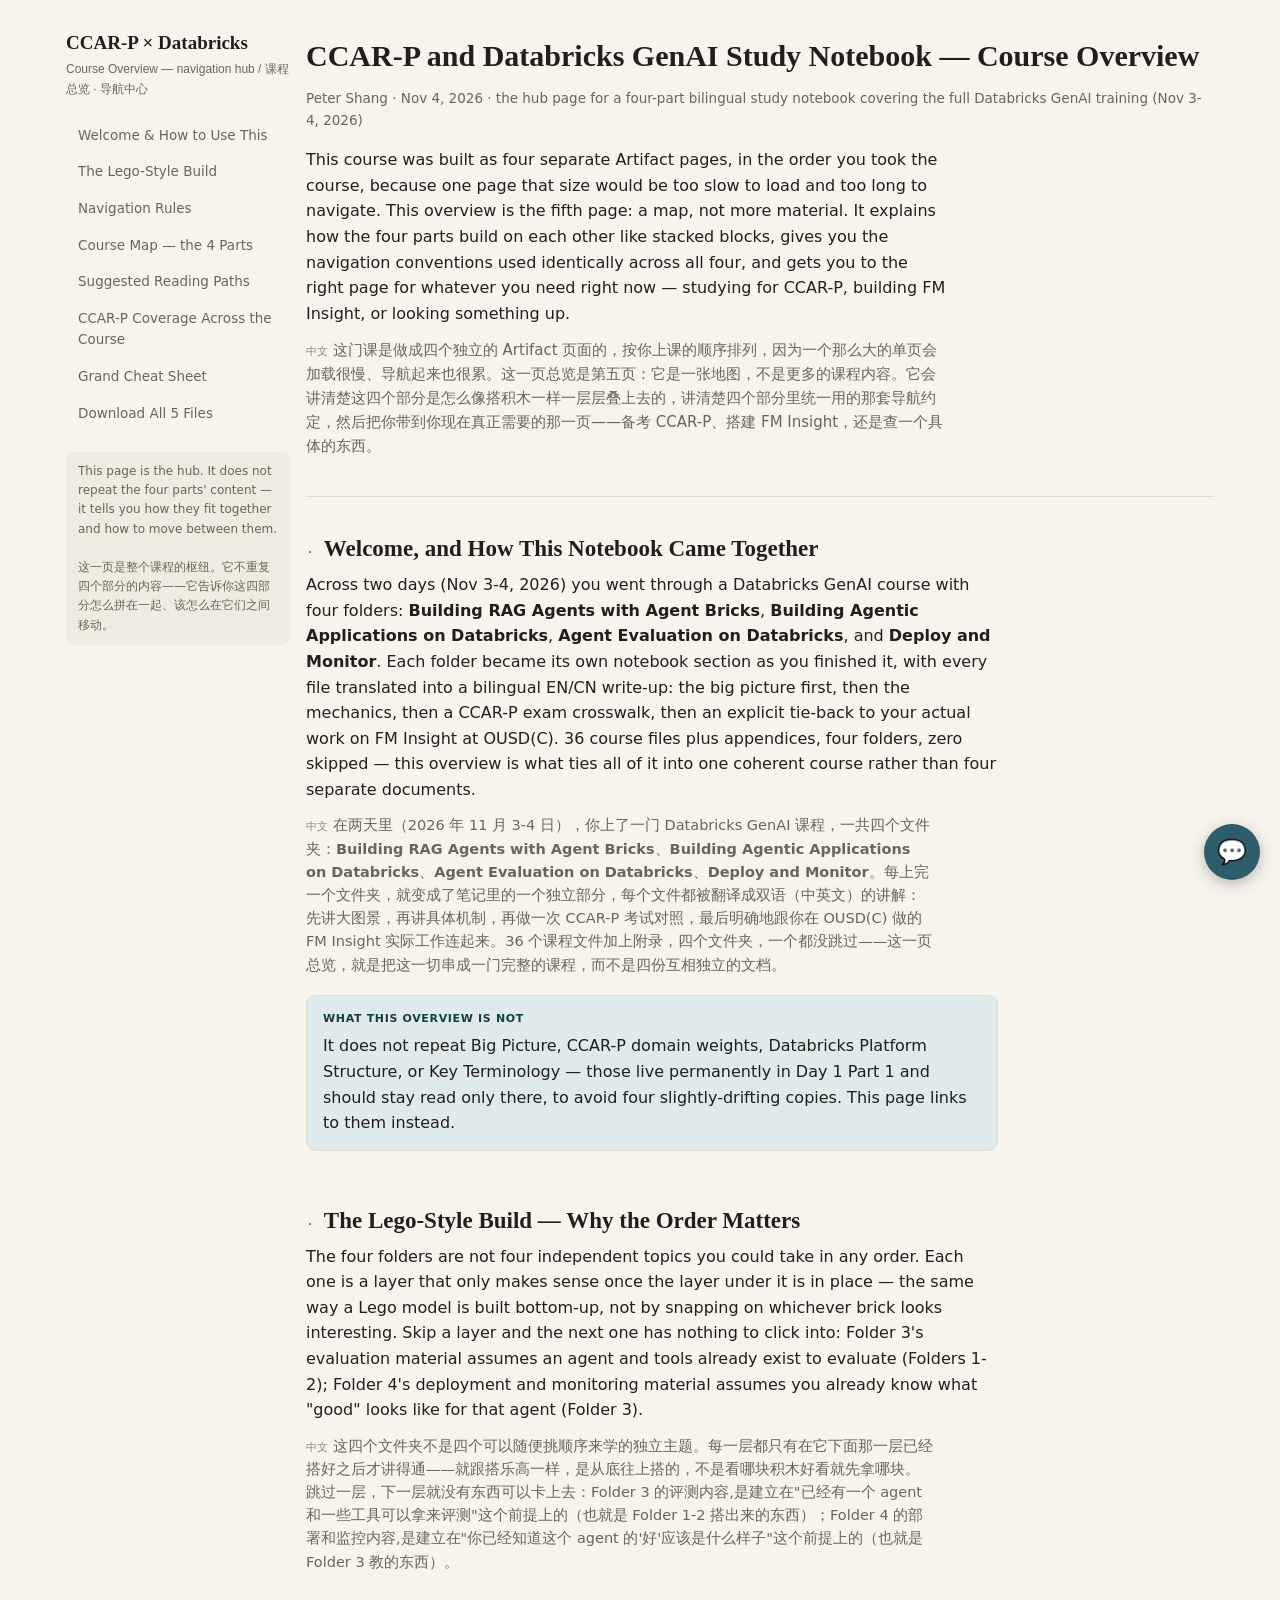
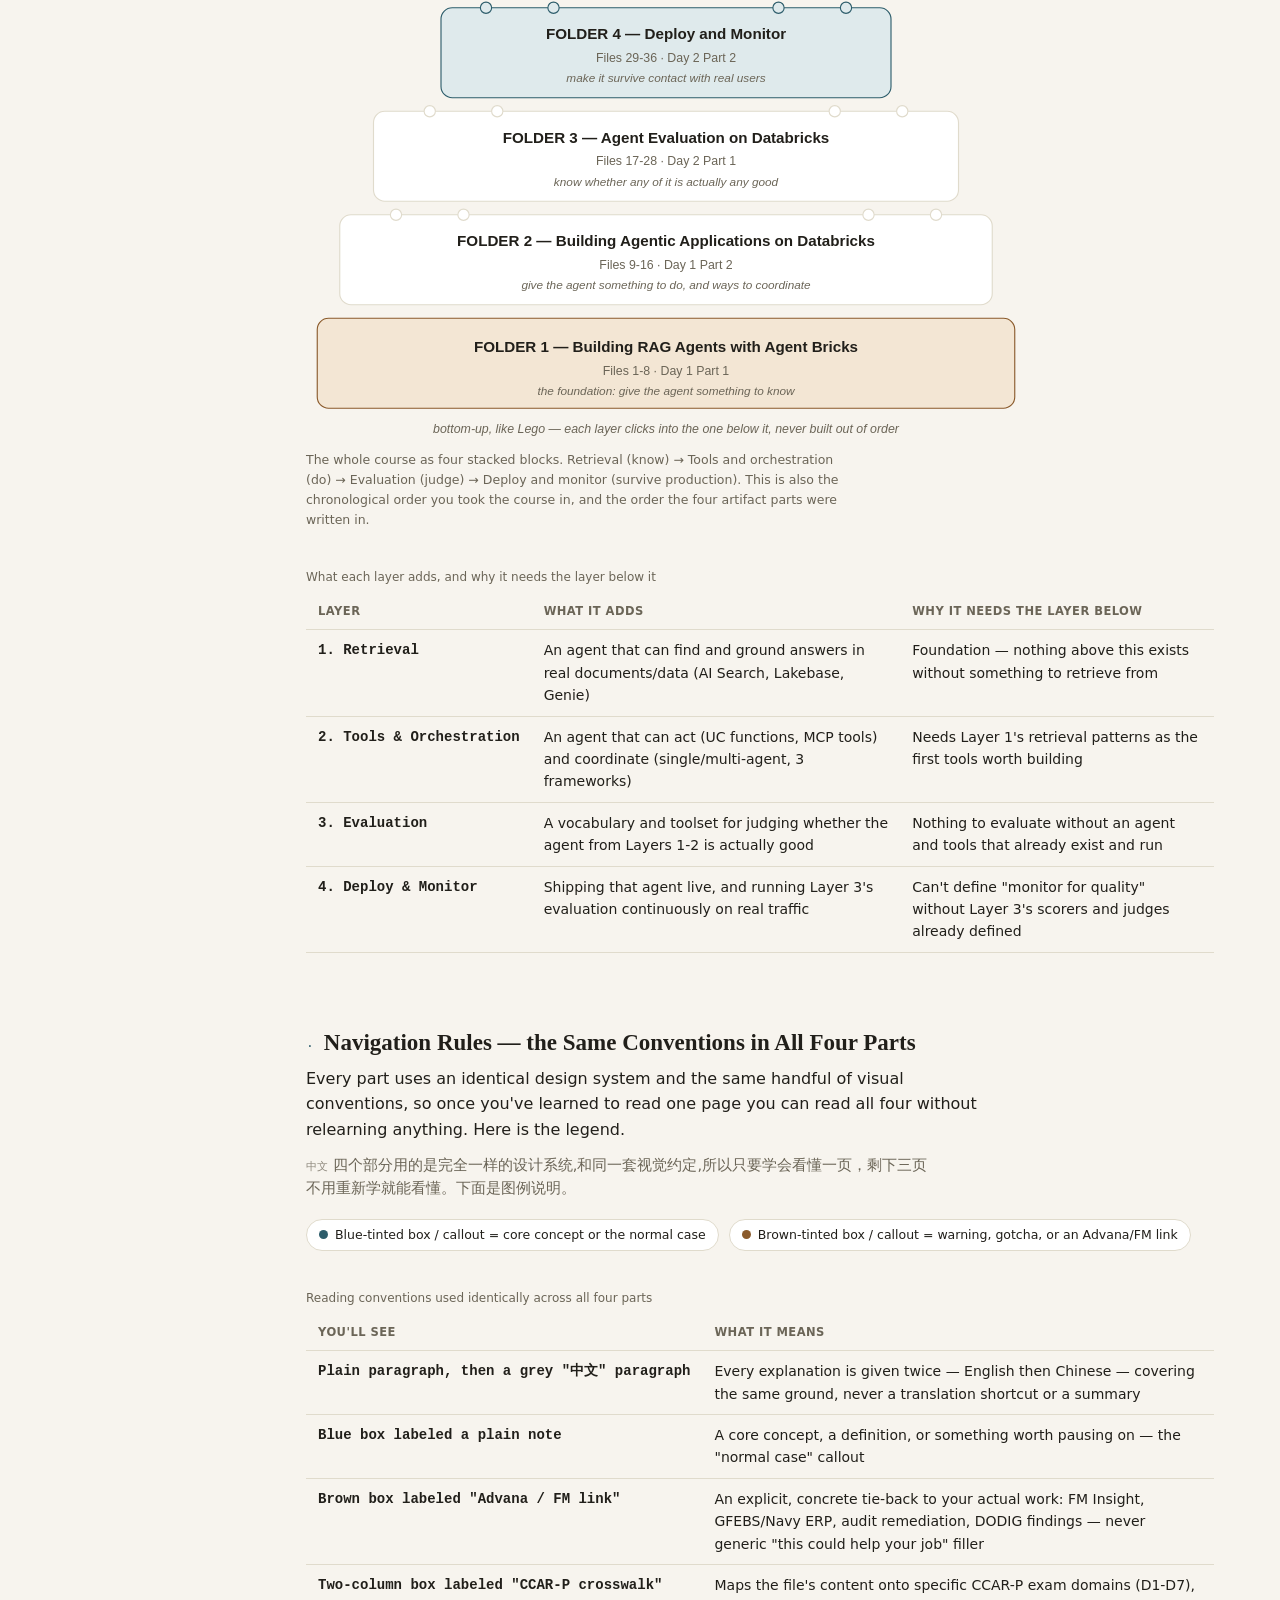
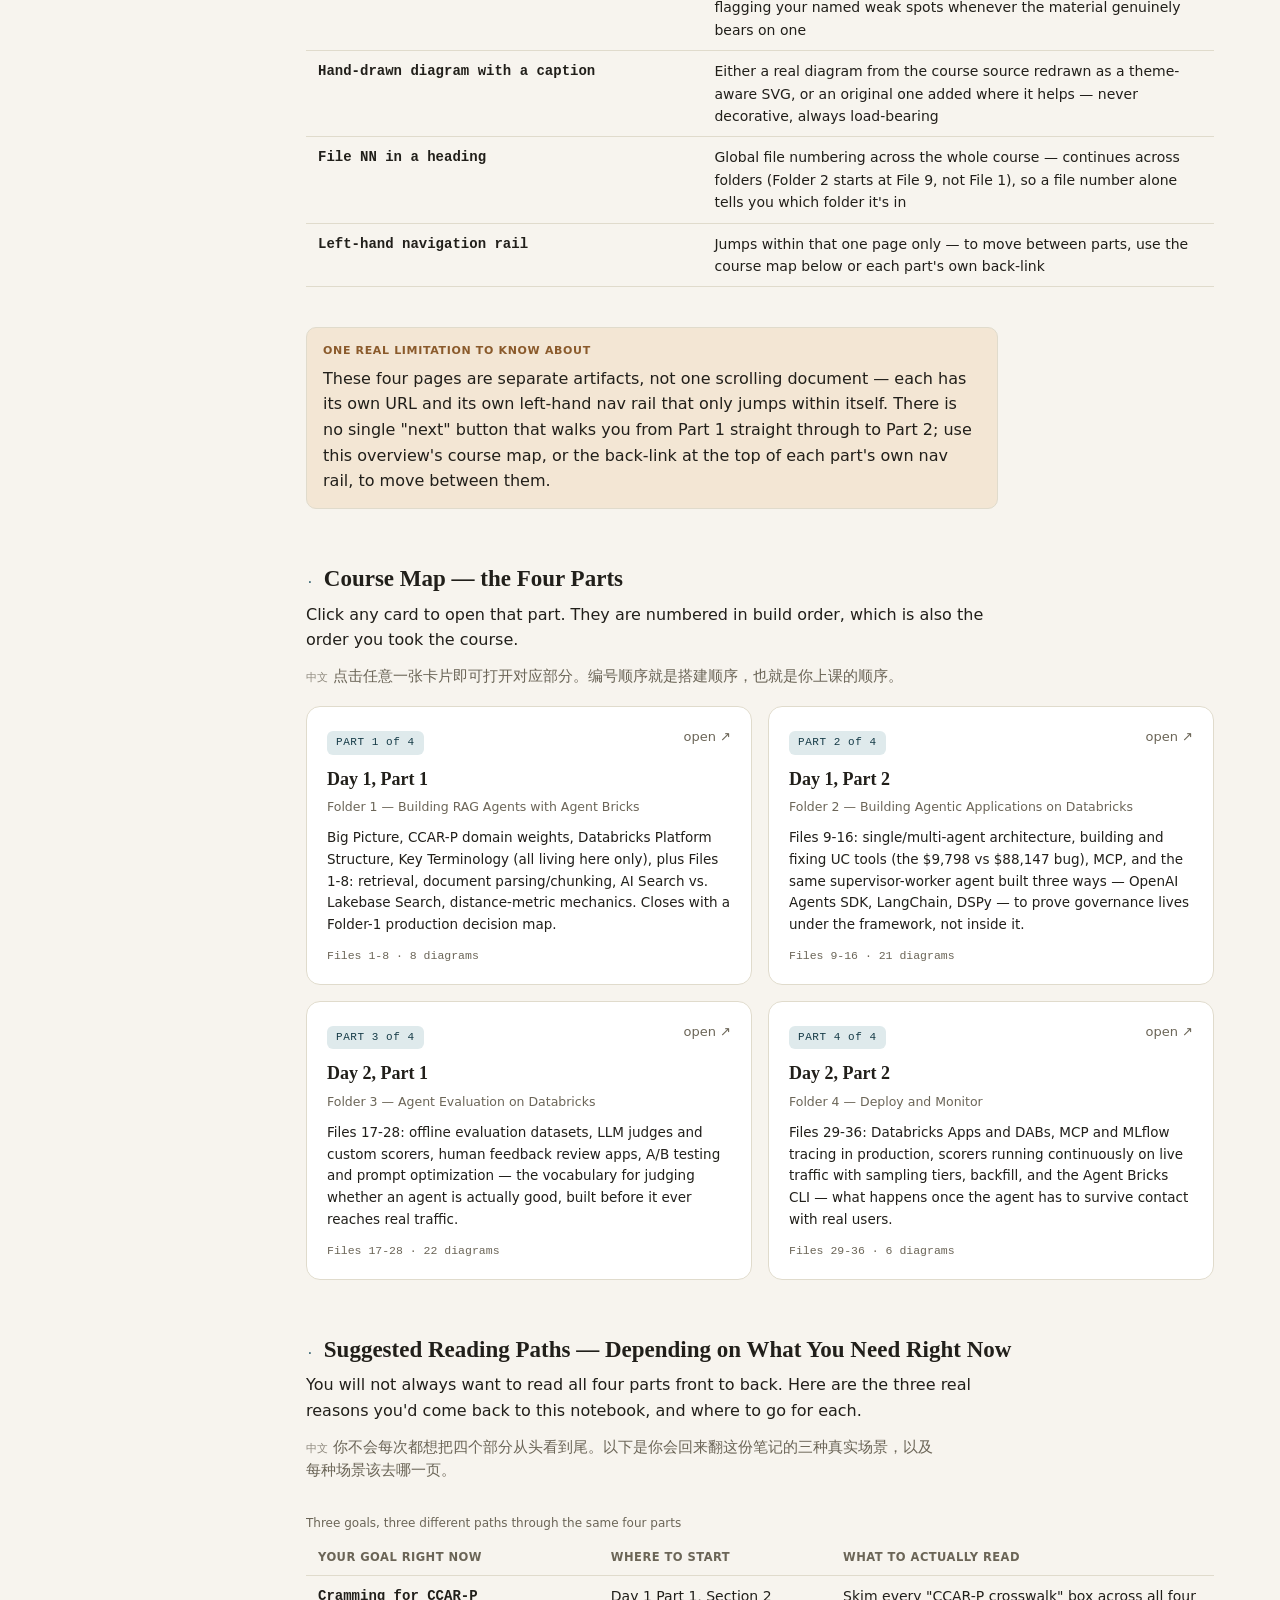
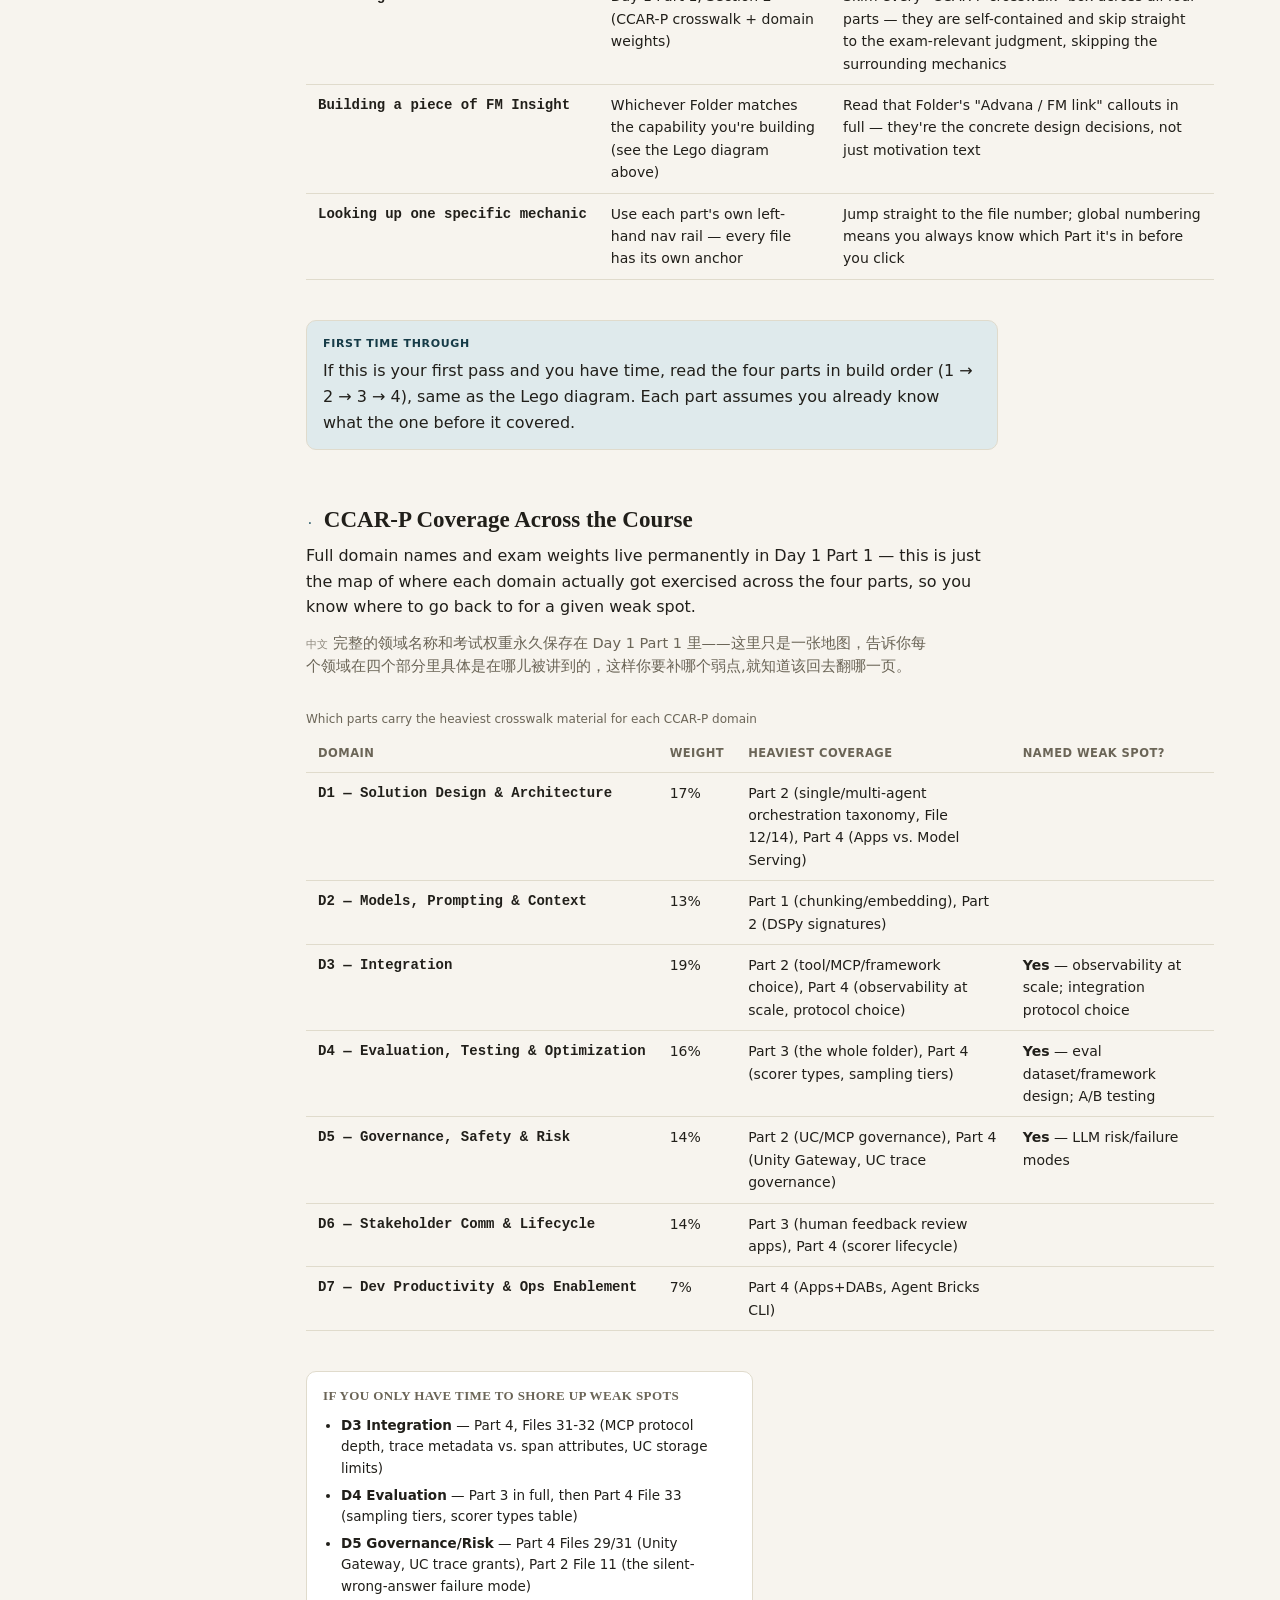
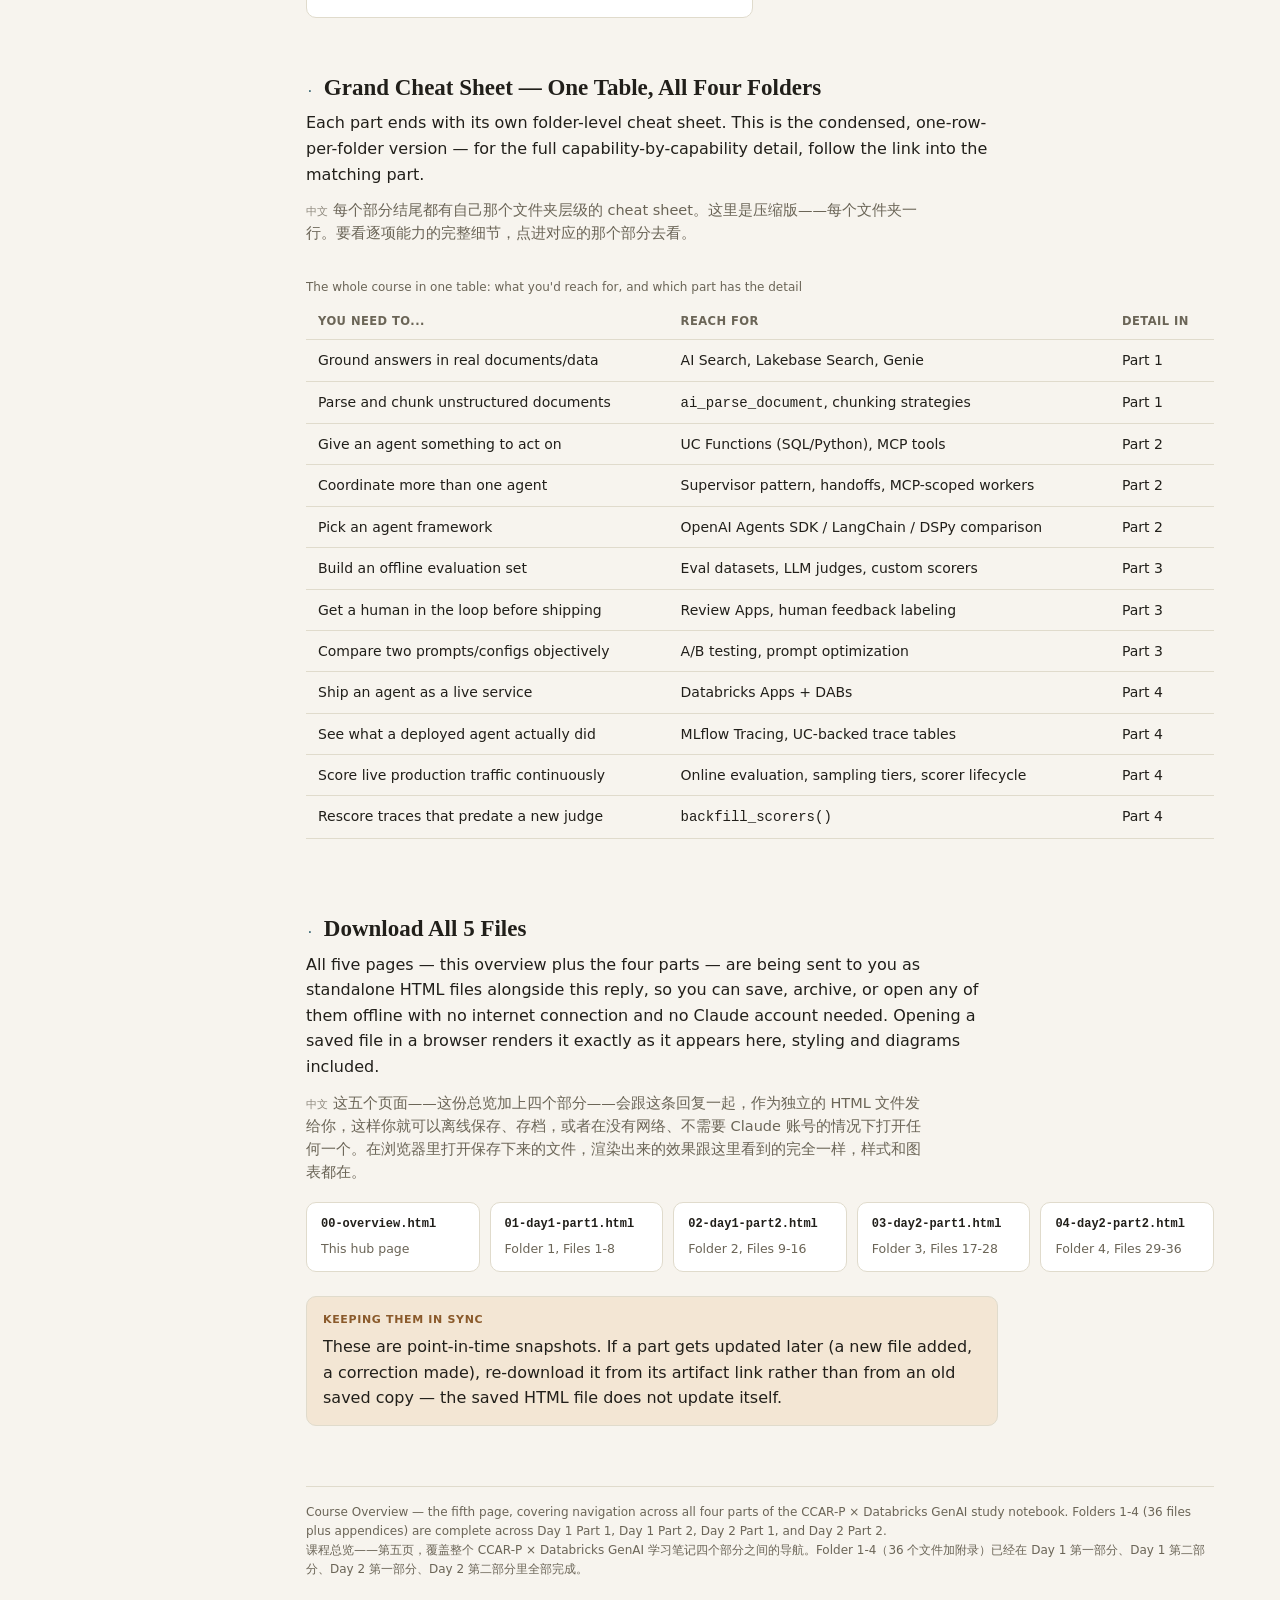
<file: 00-overview.html>
<!doctype html><html><head><meta charset=utf8><meta name=viewport content="width=device-width,initial-scale=1,viewport-fit=cover"><style>:root{color-scheme:light;box-sizing:border-box;padding-top:env(safe-area-inset-top,0px);padding-bottom:env(safe-area-inset-bottom,0px)}html{scroll-padding-top:env(safe-area-inset-top,0px)}body{margin:0;padding:0;font:14px -apple-system,BlinkMacSystemFont,sans-serif;background:#fff;color:#000}img{max-width:100%}[hidden]:not([hidden=until-found i]){display:none!important}</style></head><body>
<meta name="claude:viewport-fit-sides" content="cover">
<link rel="icon" href="/favicon.ico" sizes="any">
<link rel="icon" type="image/png" sizes="32x32" href="/favicon-32x32.png">
<link rel="icon" type="image/png" sizes="16x16" href="/favicon-16x16.png">
<link rel="apple-touch-icon" href="/apple-touch-icon.png">
<link rel="manifest" href="/site.webmanifest">
<title>CCAR-P × Databricks — Course Overview</title>
<style>
  :root{
    --bg:#f7f4ee; --surface:#ffffff; --surface-2:#f0ebe0;
    --fg:#211f1a; --muted:#6b6557; --border:#e0dbcc;
    --accent:#2d5d6b; --accent-soft:#dfeaec; --accent-strong:#163b47;
    --warn:#8a5a2b; --warn-soft:#f3e6d4;
    --code-bg:#efe9da;
    color-scheme:light;
  }
  @media (prefers-color-scheme: dark){
    :root:not([data-theme="light"]){
      --bg:#17191b; --surface:#1f2225; --surface-2:#262a2e;
      --fg:#eae6dc; --muted:#9a9488; --border:#33373b;
      --accent:#7fb8c4; --accent-soft:#223338; --accent-strong:#bfe3ea;
      --warn:#d9a564; --warn-soft:#332a1c;
      --code-bg:#262a2e;
      color-scheme:dark;
    }
  }
  :root[data-theme="dark"]{
    --bg:#17191b; --surface:#1f2225; --surface-2:#262a2e;
    --fg:#eae6dc; --muted:#9a9488; --border:#33373b;
    --accent:#7fb8c4; --accent-soft:#223338; --accent-strong:#bfe3ea;
    --warn:#d9a564; --warn-soft:#332a1c;
    --code-bg:#262a2e;
    color-scheme:dark;
  }
  *{box-sizing:border-box}
  body{margin:0; background:var(--bg); color:var(--fg); font-family:'Inter','Noto Sans SC',system-ui,-apple-system,sans-serif; font-size:16px; line-height:1.6;}
  h1,h2,h3,h4{font-family:'Source Serif 4','Noto Serif SC',Georgia,serif; text-wrap:balance; font-weight:600}
  code,.term,.mono{font-family:'IBM Plex Mono',ui-monospace,Menlo,monospace}

  .shell{display:grid; grid-template-columns:240px minmax(0,1fr); max-width:1180px; margin:0 auto;
    padding-left:max(16px, env(safe-area-inset-left,0px)); padding-right:max(16px, env(safe-area-inset-right,0px));}
  @media (max-width:860px){ .shell{grid-template-columns:1fr} }

  nav.rail{position:sticky; top:env(safe-area-inset-top,0px); align-self:start; padding:28px 16px 28px 0; max-height:100vh; overflow-y:auto;}
  @media (max-width:860px){ nav.rail{position:static; max-height:none; padding:20px 0 0 0; border-bottom:1px solid var(--border); margin-bottom:8px} }
  nav.rail .brand{font-family:'Source Serif 4','Noto Serif SC',serif; font-size:19px; font-weight:700; margin-bottom:2px}
  nav.rail .brand small{display:block; font-family:'Inter','Noto Sans SC',sans-serif; font-size:12px; font-weight:400; color:var(--muted); margin-top:2px}
  nav.rail ul{list-style:none; margin:20px 0 0; padding:0; display:flex; flex-direction:column; gap:3px}
  nav.rail a{display:block; color:var(--muted); text-decoration:none; font-size:13.5px; padding:6px 10px; border-radius:7px; border-left:2px solid transparent;}
  nav.rail a.lvl2{padding-left:22px; font-size:13px}
  nav.rail a:hover{background:var(--surface-2); color:var(--fg)}
  nav.rail .status{margin-top:22px; padding:10px 12px; background:var(--surface-2); border-radius:8px; font-size:12px; color:var(--muted)}

  main{min-width:0; padding:28px 0 100px}
  header.masthead{padding:4px 0 26px; border-bottom:1px solid var(--border); margin-bottom:34px}
  header.masthead h1{font-size:30px; margin:0 0 8px}
  header.masthead .byline{font-size:13.5px; color:var(--muted)}
  header.masthead .lede{margin-top:16px; font-size:16px; max-width:640px}
  header.masthead .lede.cn{color:var(--muted); font-size:15px; margin-top:8px}

  section.block{margin-bottom:52px; scroll-margin-top:24px}
  section.block > h2{font-size:23px; display:flex; align-items:baseline; gap:10px; margin-bottom:4px}
  section.block > h2 .num{font-family:'IBM Plex Mono',monospace; font-size:13px; color:var(--accent); font-weight:500}
  section.block > .tag{color:var(--muted); font-size:13px; margin-bottom:22px}

  h3.sub{font-size:17px; margin:28px 0 10px}
  h3.sub .num{color:var(--muted); font-weight:400; margin-right:6px}

  p{margin:0 0 12px; max-width:68ch}
  p.cn{color:var(--muted); font-size:14.5px; max-width:68ch}
  p.cn::before{content:"中文 "; font-size:11px; letter-spacing:.04em; color:var(--muted); opacity:.75}
  .pair{margin-bottom:18px}

  .callout{background:var(--accent-soft); border:1px solid var(--border); border-radius:10px; padding:14px 16px; margin:16px 0; max-width:68ch;}
  .callout .label{font-size:11px; letter-spacing:.06em; text-transform:uppercase; color:var(--accent-strong); font-weight:600; margin-bottom:6px}
  .callout p:last-child{margin-bottom:0}
  .callout.work{background:var(--warn-soft); border-color:var(--border)}
  .callout.work .label{color:var(--warn)}

  table{border-collapse:collapse; width:100%; margin:14px 0 20px; font-size:14px}
  caption{text-align:left; font-size:12px; color:var(--muted); margin-bottom:6px}
  th,td{text-align:left; padding:9px 12px; border-bottom:1px solid var(--border); vertical-align:top}
  th{font-size:11.5px; letter-spacing:.04em; text-transform:uppercase; color:var(--muted); font-weight:600}
  td.term{font-weight:600; white-space:nowrap}
  .tablewrap{overflow-x:auto; margin:14px 0 20px}

  figure.diagram{margin:18px 0 24px; max-width:720px}
  figure.diagram svg{width:100%; height:auto; display:block; color:var(--fg)}
  figure.diagram figcaption{color:var(--muted); font-size:12.5px; margin-top:8px; max-width:68ch}
  .dg-box{fill:var(--surface); stroke:var(--border)}
  .dg-box-hi{fill:var(--accent-soft); stroke:var(--accent)}
  .dg-box-warn{fill:var(--warn-soft); stroke:var(--warn)}
  .dg-line{stroke:var(--muted); fill:none}
  .dg-line-hi{stroke:var(--accent); fill:none}
  .dg-txt{fill:var(--fg); font-family:'Inter','Noto Sans SC',sans-serif}
  .dg-txt-mono{fill:var(--fg); font-family:'IBM Plex Mono',monospace}
  .dg-txt-muted{fill:var(--muted); font-family:'Inter','Noto Sans SC',sans-serif}
  .dg-label{fill:var(--muted); font-family:'Inter','Noto Sans SC',sans-serif}

  .crosswalk{display:grid; grid-template-columns:1fr 1fr; gap:14px; margin:18px 0 24px;}
  @media (max-width:640px){.crosswalk{grid-template-columns:1fr}}
  .crosswalk .side{background:var(--surface); border:1px solid var(--border); border-radius:10px; padding:14px 16px}
  .crosswalk .side h4{margin:0 0 8px; font-size:13px; letter-spacing:.03em; text-transform:uppercase; color:var(--muted)}
  .crosswalk .side ul{margin:0; padding-left:18px; font-size:13.5px}
  .crosswalk .side li{margin-bottom:5px}

  /* Part cards — new for the overview */
  .partgrid{display:grid; grid-template-columns:1fr 1fr; gap:16px; margin:18px 0 28px;}
  @media (max-width:760px){.partgrid{grid-template-columns:1fr}}
  .partcard{display:block; text-decoration:none; color:var(--fg); background:var(--surface); border:1px solid var(--border);
    border-radius:14px; padding:20px 20px 18px; position:relative; transition:border-color .15s, transform .15s;}
  .partcard:hover{border-color:var(--accent); transform:translateY(-1px)}
  .partcard .pnum{display:inline-block; font-family:'IBM Plex Mono',monospace; font-size:11px; letter-spacing:.05em;
    color:var(--accent-strong); background:var(--accent-soft); border-radius:6px; padding:3px 9px; margin-bottom:10px;}
  .partcard h3{font-size:18px; margin:0 0 4px}
  .partcard .folder{font-size:12.5px; color:var(--muted); margin-bottom:10px}
  .partcard p{font-size:13.5px; margin-bottom:0; max-width:none}
  .partcard .files{margin-top:12px; font-family:'IBM Plex Mono',monospace; font-size:11.5px; color:var(--muted)}
  .partcard .go{position:absolute; top:20px; right:20px; color:var(--muted); font-size:13px}

  .legend-row{display:flex; gap:10px; flex-wrap:wrap; margin:14px 0 24px}
  .legend-chip{display:flex; align-items:center; gap:7px; font-size:12.5px; border:1px solid var(--border); border-radius:20px; padding:5px 12px; background:var(--surface)}
  .legend-chip .dot{width:9px; height:9px; border-radius:50%; flex:none}
  .legend-chip .dot.blue{background:var(--accent)}
  .legend-chip .dot.brown{background:var(--warn)}

  .download-row{display:grid; grid-template-columns:repeat(5,1fr); gap:10px; margin:14px 0 24px}
  @media (max-width:860px){.download-row{grid-template-columns:1fr 1fr}}
  @media (max-width:520px){.download-row{grid-template-columns:1fr}}
  .dlcard{border:1px solid var(--border); border-radius:10px; padding:12px 14px; background:var(--surface); font-size:12.5px}
  .dlcard .fname{font-family:'IBM Plex Mono',monospace; font-weight:600; font-size:12px; margin-bottom:4px; word-break:break-all}
  .dlcard .fdesc{color:var(--muted)}

  footer.meta{border-top:1px solid var(--border); padding-top:16px; margin-top:60px; font-size:12px; color:var(--muted)}
</style>

<div class="shell">
  <nav class="rail">
    <div class="brand">CCAR-P × Databricks<small>Course Overview — navigation hub / 课程总览 · 导航中心</small></div>
    <ul>
      <li><a href="#welcome" class="navlink">Welcome &amp; How to Use This</a></li>
      <li><a href="#lego" class="navlink">The Lego-Style Build</a></li>
      <li><a href="#navrules" class="navlink">Navigation Rules</a></li>
      <li><a href="#map" class="navlink">Course Map — the 4 Parts</a></li>
      <li><a href="#paths" class="navlink">Suggested Reading Paths</a></li>
      <li><a href="#ccarp-coverage" class="navlink">CCAR-P Coverage Across the Course</a></li>
      <li><a href="#cheatsheet" class="navlink">Grand Cheat Sheet</a></li>
      <li><a href="#downloads" class="navlink">Download All 5 Files</a></li>
    </ul>
    <div class="status">This page is the hub. It does not repeat the four parts' content — it tells you how they fit together and how to move between them.<br><br>这一页是整个课程的枢纽。它不重复四个部分的内容——它告诉你这四部分怎么拼在一起、该怎么在它们之间移动。</div>
  </nav>

  <main>
    <header class="masthead">
      <h1>CCAR-P and Databricks GenAI Study Notebook — Course Overview</h1>
      <div class="byline">Peter Shang · Nov 4, 2026 · the hub page for a four-part bilingual study notebook covering the full Databricks GenAI training (Nov 3-4, 2026)</div>
      <p class="lede">This course was built as four separate Artifact pages, in the order you took the course, because one page that size would be too slow to load and too long to navigate. This overview is the fifth page: a map, not more material. It explains how the four parts build on each other like stacked blocks, gives you the navigation conventions used identically across all four, and gets you to the right page for whatever you need right now — studying for CCAR-P, building FM Insight, or looking something up.</p>
      <p class="lede cn">这门课是做成四个独立的 Artifact 页面的，按你上课的顺序排列，因为一个那么大的单页会加载很慢、导航起来也很累。这一页总览是第五页：它是一张地图，不是更多的课程内容。它会讲清楚这四个部分是怎么像搭积木一样一层层叠上去的，讲清楚四个部分里统一用的那套导航约定，然后把你带到你现在真正需要的那一页——备考 CCAR-P、搭建 FM Insight，还是查一个具体的东西。</p>
    </header>

    <section class="block" id="welcome">
      <h2><span class="num">·</span> Welcome, and How This Notebook Came Together</h2>
      <div class="pair">
        <p>Across two days (Nov 3-4, 2026) you went through a Databricks GenAI course with four folders: <strong>Building RAG Agents with Agent Bricks</strong>, <strong>Building Agentic Applications on Databricks</strong>, <strong>Agent Evaluation on Databricks</strong>, and <strong>Deploy and Monitor</strong>. Each folder became its own notebook section as you finished it, with every file translated into a bilingual EN/CN write-up: the big picture first, then the mechanics, then a CCAR-P exam crosswalk, then an explicit tie-back to your actual work on FM Insight at OUSD(C). 36 course files plus appendices, four folders, zero skipped — this overview is what ties all of it into one coherent course rather than four separate documents.</p>
        <p class="cn">在两天里（2026 年 11 月 3-4 日），你上了一门 Databricks GenAI 课程，一共四个文件夹：<strong>Building RAG Agents with Agent Bricks</strong>、<strong>Building Agentic Applications on Databricks</strong>、<strong>Agent Evaluation on Databricks</strong>、<strong>Deploy and Monitor</strong>。每上完一个文件夹，就变成了笔记里的一个独立部分，每个文件都被翻译成双语（中英文）的讲解：先讲大图景，再讲具体机制，再做一次 CCAR-P 考试对照，最后明确地跟你在 OUSD(C) 做的 FM Insight 实际工作连起来。36 个课程文件加上附录，四个文件夹，一个都没跳过——这一页总览，就是把这一切串成一门完整的课程，而不是四份互相独立的文档。</p>
      </div>
      <div class="callout">
        <div class="label">What this overview is NOT</div>
        <p>It does not repeat Big Picture, CCAR-P domain weights, Databricks Platform Structure, or Key Terminology — those live permanently in Day 1 Part 1 and should stay read only there, to avoid four slightly-drifting copies. This page links to them instead.</p>
      </div>
    </section>

    <section class="block" id="lego">
      <h2><span class="num">·</span> The Lego-Style Build — Why the Order Matters</h2>
      <div class="pair">
        <p>The four folders are not four independent topics you could take in any order. Each one is a layer that only makes sense once the layer under it is in place — the same way a Lego model is built bottom-up, not by snapping on whichever brick looks interesting. Skip a layer and the next one has nothing to click into: Folder 3's evaluation material assumes an agent and tools already exist to evaluate (Folders 1-2); Folder 4's deployment and monitoring material assumes you already know what "good" looks like for that agent (Folder 3).</p>
        <p class="cn">这四个文件夹不是四个可以随便挑顺序来学的独立主题。每一层都只有在它下面那一层已经搭好之后才讲得通——就跟搭乐高一样，是从底往上搭的，不是看哪块积木好看就先拿哪块。跳过一层，下一层就没有东西可以卡上去：Folder 3 的评测内容,是建立在"已经有一个 agent 和一些工具可以拿来评测"这个前提上的（也就是 Folder 1-2 搭出来的东西）；Folder 4 的部署和监控内容,是建立在"你已经知道这个 agent 的'好'应该是什么样子"这个前提上的（也就是 Folder 3 教的东西）。</p>
      </div>

      <figure class="diagram">
        <svg viewBox="0 0 640 400" role="img" aria-label="Four stacked Lego-style blocks from bottom to top: Folder 1 Retrieval and Knowledge, the foundation block an agent needs something to know; Folder 2 Tools and Orchestration, snapping on top, an agent needs something to do and a way to coordinate; Folder 3 Evaluation, snapping on top of that, you need to know whether any of it is any good; Folder 4 Deploy and Monitor, the top block, now make it survive contact with real users. Each block is wider at the connector studs showing where the next layer clicks in.">
          <defs>
            <marker id="arrOV1" viewBox="0 0 10 10" refX="8" refY="5" markerWidth="6" markerHeight="6" orient="auto-start-reverse">
              <path d="M2 1L8 5L2 9" fill="none" stroke="currentColor" stroke-width="1.5" stroke-linecap="round" stroke-linejoin="round"/>
            </marker>
          </defs>

          <!-- Block 4 (top) -->
          <rect x="120" y="14" width="400" height="80" rx="10" class="dg-box-hi"/>
          <circle cx="160" cy="14" r="5" class="dg-box-hi"/><circle cx="220" cy="14" r="5" class="dg-box-hi"/>
          <circle cx="480" cy="14" r="5" class="dg-box-hi"/><circle cx="420" cy="14" r="5" class="dg-box-hi"/>
          <text x="320" y="42" text-anchor="middle" class="dg-txt" font-size="13.5" font-weight="700">FOLDER 4 — Deploy and Monitor</text>
          <text x="320" y="62" text-anchor="middle" class="dg-txt-muted" font-size="11">Files 29-36 · Day 2 Part 2</text>
          <text x="320" y="80" text-anchor="middle" class="dg-txt-muted" font-size="10.5" font-style="italic">make it survive contact with real users</text>

          <!-- Block 3 -->
          <rect x="60" y="106" width="520" height="80" rx="10" class="dg-box"/>
          <circle cx="110" cy="106" r="5" class="dg-box"/><circle cx="170" cy="106" r="5" class="dg-box"/>
          <circle cx="530" cy="106" r="5" class="dg-box"/><circle cx="470" cy="106" r="5" class="dg-box"/>
          <text x="320" y="134" text-anchor="middle" class="dg-txt" font-size="13.5" font-weight="700">FOLDER 3 — Agent Evaluation on Databricks</text>
          <text x="320" y="154" text-anchor="middle" class="dg-txt-muted" font-size="11">Files 17-28 · Day 2 Part 1</text>
          <text x="320" y="172" text-anchor="middle" class="dg-txt-muted" font-size="10.5" font-style="italic">know whether any of it is actually any good</text>

          <!-- Block 2 -->
          <rect x="30" y="198" width="580" height="80" rx="10" class="dg-box"/>
          <circle cx="80" cy="198" r="5" class="dg-box"/><circle cx="140" cy="198" r="5" class="dg-box"/>
          <circle cx="560" cy="198" r="5" class="dg-box"/><circle cx="500" cy="198" r="5" class="dg-box"/>
          <text x="320" y="226" text-anchor="middle" class="dg-txt" font-size="13.5" font-weight="700">FOLDER 2 — Building Agentic Applications on Databricks</text>
          <text x="320" y="246" text-anchor="middle" class="dg-txt-muted" font-size="11">Files 9-16 · Day 1 Part 2</text>
          <text x="320" y="264" text-anchor="middle" class="dg-txt-muted" font-size="10.5" font-style="italic">give the agent something to do, and ways to coordinate</text>

          <!-- Block 1 (foundation) -->
          <rect x="10" y="290" width="620" height="80" rx="10" class="dg-box-warn"/>
          <text x="320" y="320" text-anchor="middle" class="dg-txt" font-size="13.5" font-weight="700">FOLDER 1 — Building RAG Agents with Agent Bricks</text>
          <text x="320" y="340" text-anchor="middle" class="dg-txt-muted" font-size="11">Files 1-8 · Day 1 Part 1</text>
          <text x="320" y="358" text-anchor="middle" class="dg-txt-muted" font-size="10.5" font-style="italic">the foundation: give the agent something to know</text>

          <text x="320" y="392" text-anchor="middle" class="dg-label" font-size="11" font-style="italic">bottom-up, like Lego — each layer clicks into the one below it, never built out of order</text>
        </svg>
        <figcaption>The whole course as four stacked blocks. Retrieval (know) → Tools and orchestration (do) → Evaluation (judge) → Deploy and monitor (survive production). This is also the chronological order you took the course in, and the order the four artifact parts were written in.</figcaption>
      </figure>

      <div class="tablewrap">
        <table>
          <caption>What each layer adds, and why it needs the layer below it</caption>
          <thead><tr><th>Layer</th><th>What it adds</th><th>Why it needs the layer below</th></tr></thead>
          <tbody>
            <tr><td class="term">1. Retrieval</td><td>An agent that can find and ground answers in real documents/data (AI Search, Lakebase, Genie)</td><td>Foundation — nothing above this exists without something to retrieve from</td></tr>
            <tr><td class="term">2. Tools &amp; Orchestration</td><td>An agent that can act (UC functions, MCP tools) and coordinate (single/multi-agent, 3 frameworks)</td><td>Needs Layer 1's retrieval patterns as the first tools worth building</td></tr>
            <tr><td class="term">3. Evaluation</td><td>A vocabulary and toolset for judging whether the agent from Layers 1-2 is actually good</td><td>Nothing to evaluate without an agent and tools that already exist and run</td></tr>
            <tr><td class="term">4. Deploy &amp; Monitor</td><td>Shipping that agent live, and running Layer 3's evaluation continuously on real traffic</td><td>Can't define "monitor for quality" without Layer 3's scorers and judges already defined</td></tr>
          </tbody>
        </table>
      </div>
    </section>

    <section class="block" id="navrules">
      <h2><span class="num">·</span> Navigation Rules — the Same Conventions in All Four Parts</h2>
      <div class="pair">
        <p>Every part uses an identical design system and the same handful of visual conventions, so once you've learned to read one page you can read all four without relearning anything. Here is the legend.</p>
        <p class="cn">四个部分用的是完全一样的设计系统,和同一套视觉约定,所以只要学会看懂一页，剩下三页不用重新学就能看懂。下面是图例说明。</p>
      </div>
      <div class="legend-row">
        <div class="legend-chip"><span class="dot blue"></span> Blue-tinted box / callout = core concept or the normal case</div>
        <div class="legend-chip"><span class="dot brown"></span> Brown-tinted box / callout = warning, gotcha, or an Advana/FM link</div>
      </div>
      <div class="tablewrap">
        <table>
          <caption>Reading conventions used identically across all four parts</caption>
          <thead><tr><th>You'll see</th><th>What it means</th></tr></thead>
          <tbody>
            <tr><td class="term">Plain paragraph, then a grey "中文" paragraph</td><td>Every explanation is given twice — English then Chinese — covering the same ground, never a translation shortcut or a summary</td></tr>
            <tr><td class="term">Blue box labeled a plain note</td><td>A core concept, a definition, or something worth pausing on — the "normal case" callout</td></tr>
            <tr><td class="term">Brown box labeled "Advana / FM link"</td><td>An explicit, concrete tie-back to your actual work: FM Insight, GFEBS/Navy ERP, audit remediation, DODIG findings — never generic "this could help your job" filler</td></tr>
            <tr><td class="term">Two-column box labeled "CCAR-P crosswalk"</td><td>Maps the file's content onto specific CCAR-P exam domains (D1-D7), flagging your named weak spots whenever the material genuinely bears on one</td></tr>
            <tr><td class="term">Hand-drawn diagram with a caption</td><td>Either a real diagram from the course source redrawn as a theme-aware SVG, or an original one added where it helps — never decorative, always load-bearing</td></tr>
            <tr><td class="term"><code>File NN</code> in a heading</td><td>Global file numbering across the whole course — continues across folders (Folder 2 starts at File 9, not File 1), so a file number alone tells you which folder it's in</td></tr>
            <tr><td class="term">Left-hand navigation rail</td><td>Jumps within that one page only — to move between parts, use the course map below or each part's own back-link</td></tr>
          </tbody>
        </table>
      </div>
      <div class="callout work">
        <div class="label">One real limitation to know about</div>
        <p>These four pages are separate artifacts, not one scrolling document — each has its own URL and its own left-hand nav rail that only jumps within itself. There is no single "next" button that walks you from Part 1 straight through to Part 2; use this overview's course map, or the back-link at the top of each part's own nav rail, to move between them.</p>
      </div>
    </section>

    <section class="block" id="map">
      <h2><span class="num">·</span> Course Map — the Four Parts</h2>
      <div class="pair">
        <p>Click any card to open that part. They are numbered in build order, which is also the order you took the course.</p>
        <p class="cn">点击任意一张卡片即可打开对应部分。编号顺序就是搭建顺序，也就是你上课的顺序。</p>
      </div>
      <div class="partgrid">
        <a class="partcard" href="https://claude.ai/artifact/Goyragw6RjSBaXFWDXjHtM" target="_blank" rel="noopener">
          <span class="go">open &#8599;</span>
          <span class="pnum">PART 1 of 4</span>
          <h3>Day 1, Part 1</h3>
          <div class="folder">Folder 1 — Building RAG Agents with Agent Bricks</div>
          <p>Big Picture, CCAR-P domain weights, Databricks Platform Structure, Key Terminology (all living here only), plus Files 1-8: retrieval, document parsing/chunking, AI Search vs. Lakebase Search, distance-metric mechanics. Closes with a Folder-1 production decision map.</p>
          <div class="files">Files 1-8 · 8 diagrams</div>
        </a>
        <a class="partcard" href="https://claude.ai/artifact/MGHtXqemg9Za8vgux7HRmK" target="_blank" rel="noopener">
          <span class="go">open &#8599;</span>
          <span class="pnum">PART 2 of 4</span>
          <h3>Day 1, Part 2</h3>
          <div class="folder">Folder 2 — Building Agentic Applications on Databricks</div>
          <p>Files 9-16: single/multi-agent architecture, building and fixing UC tools (the $9,798 vs $88,147 bug), MCP, and the same supervisor-worker agent built three ways — OpenAI Agents SDK, LangChain, DSPy — to prove governance lives under the framework, not inside it.</p>
          <div class="files">Files 9-16 · 21 diagrams</div>
        </a>
        <a class="partcard" href="https://claude.ai/artifact/033e2675-1b01-4f5b-ab14-3265ca0bbec1" target="_blank" rel="noopener">
          <span class="go">open &#8599;</span>
          <span class="pnum">PART 3 of 4</span>
          <h3>Day 2, Part 1</h3>
          <div class="folder">Folder 3 — Agent Evaluation on Databricks</div>
          <p>Files 17-28: offline evaluation datasets, LLM judges and custom scorers, human feedback review apps, A/B testing and prompt optimization — the vocabulary for judging whether an agent is actually good, built before it ever reaches real traffic.</p>
          <div class="files">Files 17-28 · 22 diagrams</div>
        </a>
        <a class="partcard" href="https://claude.ai/artifact/Xc8g4KQgF9WhQ5JNkdCQkn" target="_blank" rel="noopener">
          <span class="go">open &#8599;</span>
          <span class="pnum">PART 4 of 4</span>
          <h3>Day 2, Part 2</h3>
          <div class="folder">Folder 4 — Deploy and Monitor</div>
          <p>Files 29-36: Databricks Apps and DABs, MCP and MLflow tracing in production, scorers running continuously on live traffic with sampling tiers, backfill, and the Agent Bricks CLI — what happens once the agent has to survive contact with real users.</p>
          <div class="files">Files 29-36 · 6 diagrams</div>
        </a>
      </div>
    </section>

    <section class="block" id="paths">
      <h2><span class="num">·</span> Suggested Reading Paths — Depending on What You Need Right Now</h2>
      <div class="pair">
        <p>You will not always want to read all four parts front to back. Here are the three real reasons you'd come back to this notebook, and where to go for each.</p>
        <p class="cn">你不会每次都想把四个部分从头看到尾。以下是你会回来翻这份笔记的三种真实场景，以及每种场景该去哪一页。</p>
      </div>
      <div class="tablewrap">
        <table>
          <caption>Three goals, three different paths through the same four parts</caption>
          <thead><tr><th>Your goal right now</th><th>Where to start</th><th>What to actually read</th></tr></thead>
          <tbody>
            <tr><td class="term">Cramming for CCAR-P</td><td>Day 1 Part 1, Section 2 (CCAR-P crosswalk + domain weights)</td><td>Skim every "CCAR-P crosswalk" box across all four parts — they are self-contained and skip straight to the exam-relevant judgment, skipping the surrounding mechanics</td></tr>
            <tr><td class="term">Building a piece of FM Insight</td><td>Whichever Folder matches the capability you're building (see the Lego diagram above)</td><td>Read that Folder's "Advana / FM link" callouts in full — they're the concrete design decisions, not just motivation text</td></tr>
            <tr><td class="term">Looking up one specific mechanic</td><td>Use each part's own left-hand nav rail — every file has its own anchor</td><td>Jump straight to the file number; global numbering means you always know which Part it's in before you click</td></tr>
          </tbody>
        </table>
      </div>
      <div class="callout">
        <div class="label">First time through</div>
        <p>If this is your first pass and you have time, read the four parts in build order (1 → 2 → 3 → 4), same as the Lego diagram. Each part assumes you already know what the one before it covered.</p>
      </div>
    </section>

    <section class="block" id="ccarp-coverage">
      <h2><span class="num">·</span> CCAR-P Coverage Across the Course</h2>
      <div class="pair">
        <p>Full domain names and exam weights live permanently in Day 1 Part 1 — this is just the map of where each domain actually got exercised across the four parts, so you know where to go back to for a given weak spot.</p>
        <p class="cn">完整的领域名称和考试权重永久保存在 Day 1 Part 1 里——这里只是一张地图，告诉你每个领域在四个部分里具体是在哪儿被讲到的，这样你要补哪个弱点,就知道该回去翻哪一页。</p>
      </div>
      <div class="tablewrap">
        <table>
          <caption>Which parts carry the heaviest crosswalk material for each CCAR-P domain</caption>
          <thead><tr><th>Domain</th><th>Weight</th><th>Heaviest coverage</th><th>Named weak spot?</th></tr></thead>
          <tbody>
            <tr><td class="term">D1 — Solution Design &amp; Architecture</td><td>17%</td><td>Part 2 (single/multi-agent orchestration taxonomy, File 12/14), Part 4 (Apps vs. Model Serving)</td><td></td></tr>
            <tr><td class="term">D2 — Models, Prompting &amp; Context</td><td>13%</td><td>Part 1 (chunking/embedding), Part 2 (DSPy signatures)</td><td></td></tr>
            <tr><td class="term">D3 — Integration</td><td>19%</td><td>Part 2 (tool/MCP/framework choice), Part 4 (observability at scale, protocol choice)</td><td><strong>Yes</strong> — observability at scale; integration protocol choice</td></tr>
            <tr><td class="term">D4 — Evaluation, Testing &amp; Optimization</td><td>16%</td><td>Part 3 (the whole folder), Part 4 (scorer types, sampling tiers)</td><td><strong>Yes</strong> — eval dataset/framework design; A/B testing</td></tr>
            <tr><td class="term">D5 — Governance, Safety &amp; Risk</td><td>14%</td><td>Part 2 (UC/MCP governance), Part 4 (Unity Gateway, UC trace governance)</td><td><strong>Yes</strong> — LLM risk/failure modes</td></tr>
            <tr><td class="term">D6 — Stakeholder Comm &amp; Lifecycle</td><td>14%</td><td>Part 3 (human feedback review apps), Part 4 (scorer lifecycle)</td><td></td></tr>
            <tr><td class="term">D7 — Dev Productivity &amp; Ops Enablement</td><td>7%</td><td>Part 4 (Apps+DABs, Agent Bricks CLI)</td><td></td></tr>
          </tbody>
        </table>
      </div>
      <div class="crosswalk">
        <div class="side">
          <h4>If you only have time to shore up weak spots</h4>
          <ul>
            <li><strong>D3 Integration</strong> — Part 4, Files 31-32 (MCP protocol depth, trace metadata vs. span attributes, UC storage limits)</li>
            <li><strong>D4 Evaluation</strong> — Part 3 in full, then Part 4 File 33 (sampling tiers, scorer types table)</li>
            <li><strong>D5 Governance/Risk</strong> — Part 4 Files 29/31 (Unity Gateway, UC trace grants), Part 2 File 11 (the silent-wrong-answer failure mode)</li>
          </ul>
        </div>
      </div>
    </section>

    <section class="block" id="cheatsheet">
      <h2><span class="num">·</span> Grand Cheat Sheet — One Table, All Four Folders</h2>
      <div class="pair">
        <p>Each part ends with its own folder-level cheat sheet. This is the condensed, one-row-per-folder version — for the full capability-by-capability detail, follow the link into the matching part.</p>
        <p class="cn">每个部分结尾都有自己那个文件夹层级的 cheat sheet。这里是压缩版——每个文件夹一行。要看逐项能力的完整细节，点进对应的那个部分去看。</p>
      </div>
      <div class="tablewrap">
        <table>
          <caption>The whole course in one table: what you'd reach for, and which part has the detail</caption>
          <thead><tr><th>You need to...</th><th>Reach for</th><th>Detail in</th></tr></thead>
          <tbody>
            <tr><td>Ground answers in real documents/data</td><td>AI Search, Lakebase Search, Genie</td><td>Part 1</td></tr>
            <tr><td>Parse and chunk unstructured documents</td><td><code>ai_parse_document</code>, chunking strategies</td><td>Part 1</td></tr>
            <tr><td>Give an agent something to act on</td><td>UC Functions (SQL/Python), MCP tools</td><td>Part 2</td></tr>
            <tr><td>Coordinate more than one agent</td><td>Supervisor pattern, handoffs, MCP-scoped workers</td><td>Part 2</td></tr>
            <tr><td>Pick an agent framework</td><td>OpenAI Agents SDK / LangChain / DSPy comparison</td><td>Part 2</td></tr>
            <tr><td>Build an offline evaluation set</td><td>Eval datasets, LLM judges, custom scorers</td><td>Part 3</td></tr>
            <tr><td>Get a human in the loop before shipping</td><td>Review Apps, human feedback labeling</td><td>Part 3</td></tr>
            <tr><td>Compare two prompts/configs objectively</td><td>A/B testing, prompt optimization</td><td>Part 3</td></tr>
            <tr><td>Ship an agent as a live service</td><td>Databricks Apps + DABs</td><td>Part 4</td></tr>
            <tr><td>See what a deployed agent actually did</td><td>MLflow Tracing, UC-backed trace tables</td><td>Part 4</td></tr>
            <tr><td>Score live production traffic continuously</td><td>Online evaluation, sampling tiers, scorer lifecycle</td><td>Part 4</td></tr>
            <tr><td>Rescore traces that predate a new judge</td><td><code>backfill_scorers()</code></td><td>Part 4</td></tr>
          </tbody>
        </table>
      </div>
    </section>

    <section class="block" id="downloads">
      <h2><span class="num">·</span> Download All 5 Files</h2>
      <div class="pair">
        <p>All five pages — this overview plus the four parts — are being sent to you as standalone HTML files alongside this reply, so you can save, archive, or open any of them offline with no internet connection and no Claude account needed. Opening a saved file in a browser renders it exactly as it appears here, styling and diagrams included.</p>
        <p class="cn">这五个页面——这份总览加上四个部分——会跟这条回复一起，作为独立的 HTML 文件发给你，这样你就可以离线保存、存档，或者在没有网络、不需要 Claude 账号的情况下打开任何一个。在浏览器里打开保存下来的文件，渲染出来的效果跟这里看到的完全一样，样式和图表都在。</p>
      </div>
      <div class="download-row">
        <div class="dlcard"><div class="fname">00-overview.html</div><div class="fdesc">This hub page</div></div>
        <div class="dlcard"><div class="fname">01-day1-part1.html</div><div class="fdesc">Folder 1, Files 1-8</div></div>
        <div class="dlcard"><div class="fname">02-day1-part2.html</div><div class="fdesc">Folder 2, Files 9-16</div></div>
        <div class="dlcard"><div class="fname">03-day2-part1.html</div><div class="fdesc">Folder 3, Files 17-28</div></div>
        <div class="dlcard"><div class="fname">04-day2-part2.html</div><div class="fdesc">Folder 4, Files 29-36</div></div>
      </div>
      <div class="callout work">
        <div class="label">Keeping them in sync</div>
        <p>These are point-in-time snapshots. If a part gets updated later (a new file added, a correction made), re-download it from its artifact link rather than from an old saved copy — the saved HTML file does not update itself.</p>
      </div>
    </section>

    <footer class="meta">Course Overview — the fifth page, covering navigation across all four parts of the CCAR-P × Databricks GenAI study notebook. Folders 1-4 (36 files plus appendices) are complete across Day 1 Part 1, Day 1 Part 2, Day 2 Part 1, and Day 2 Part 2.<br>课程总览——第五页，覆盖整个 CCAR-P × Databricks GenAI 学习笔记四个部分之间的导航。Folder 1-4（36 个文件加附录）已经在 Day 1 第一部分、Day 1 第二部分、Day 2 第一部分、Day 2 第二部分里全部完成。</footer>
  </main>
</div>

<script src="/tutor-widget.js" defer></script>
</body></html>
</file>
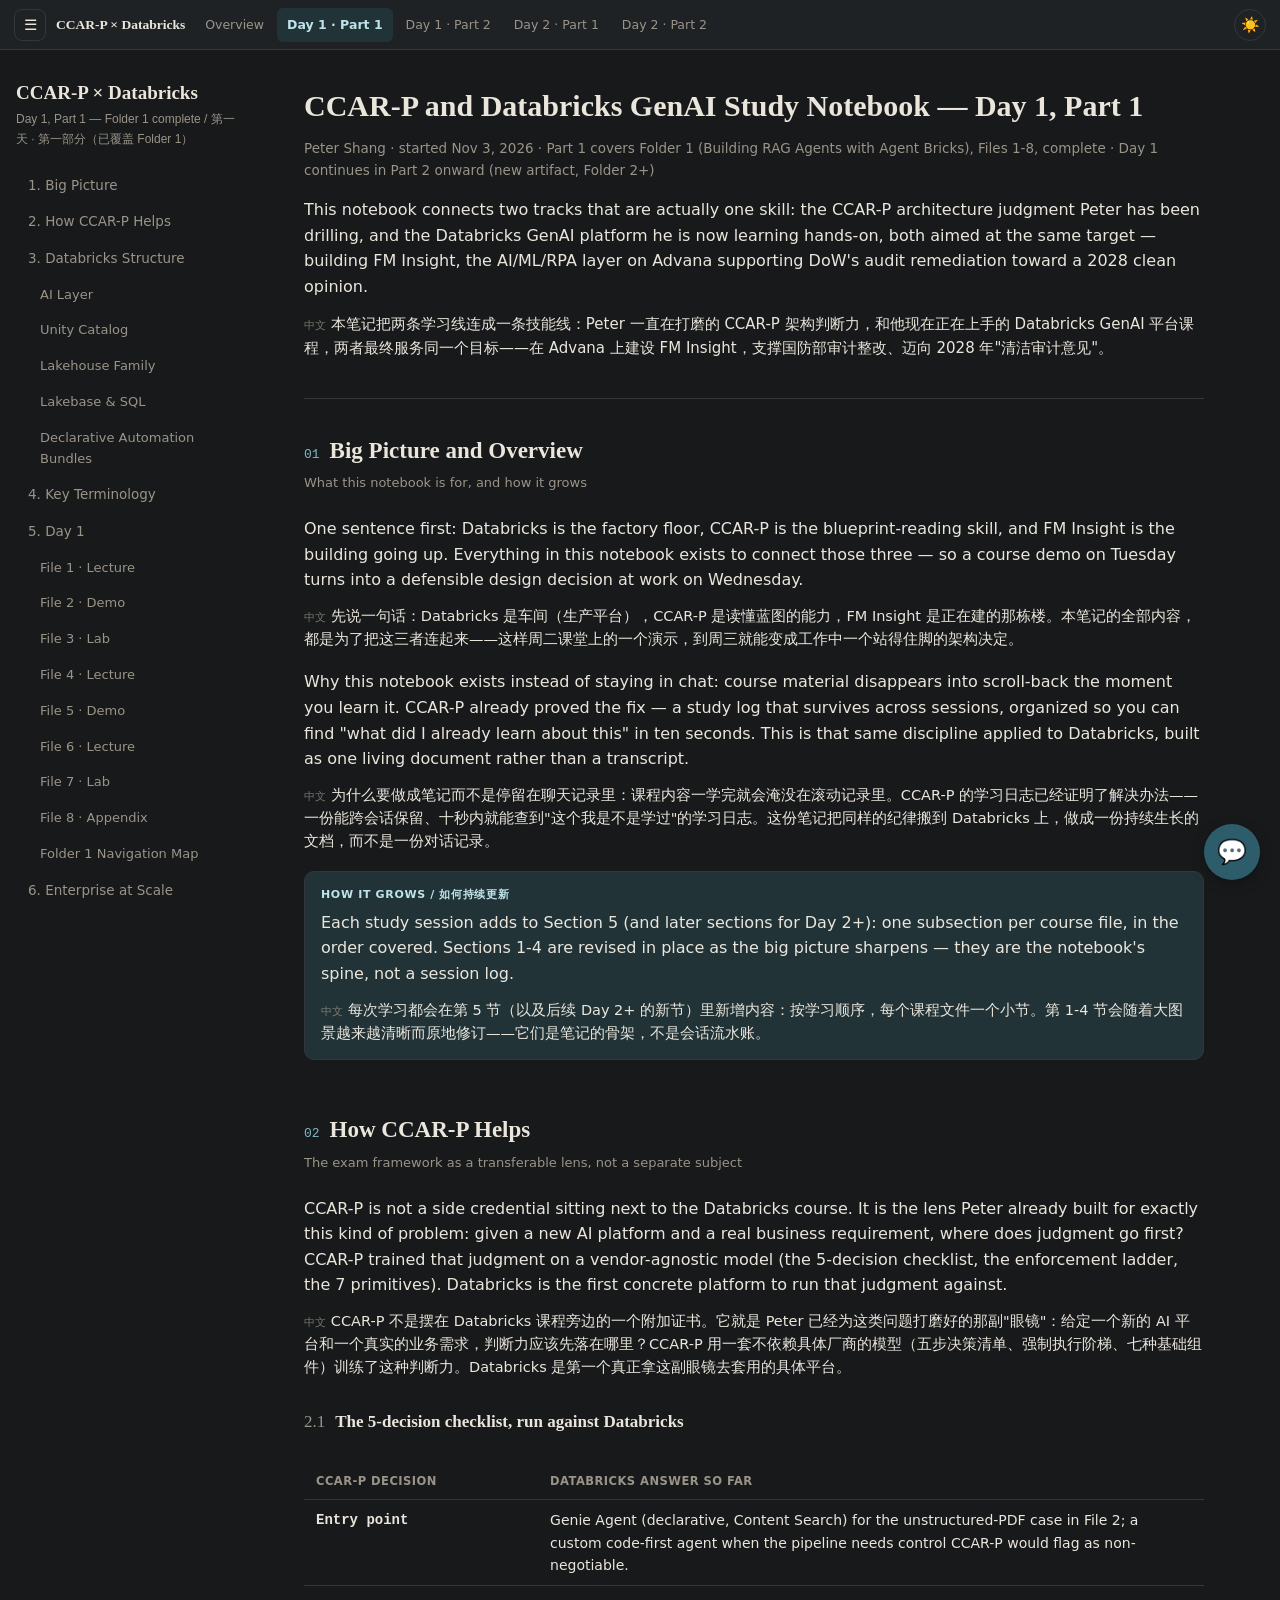
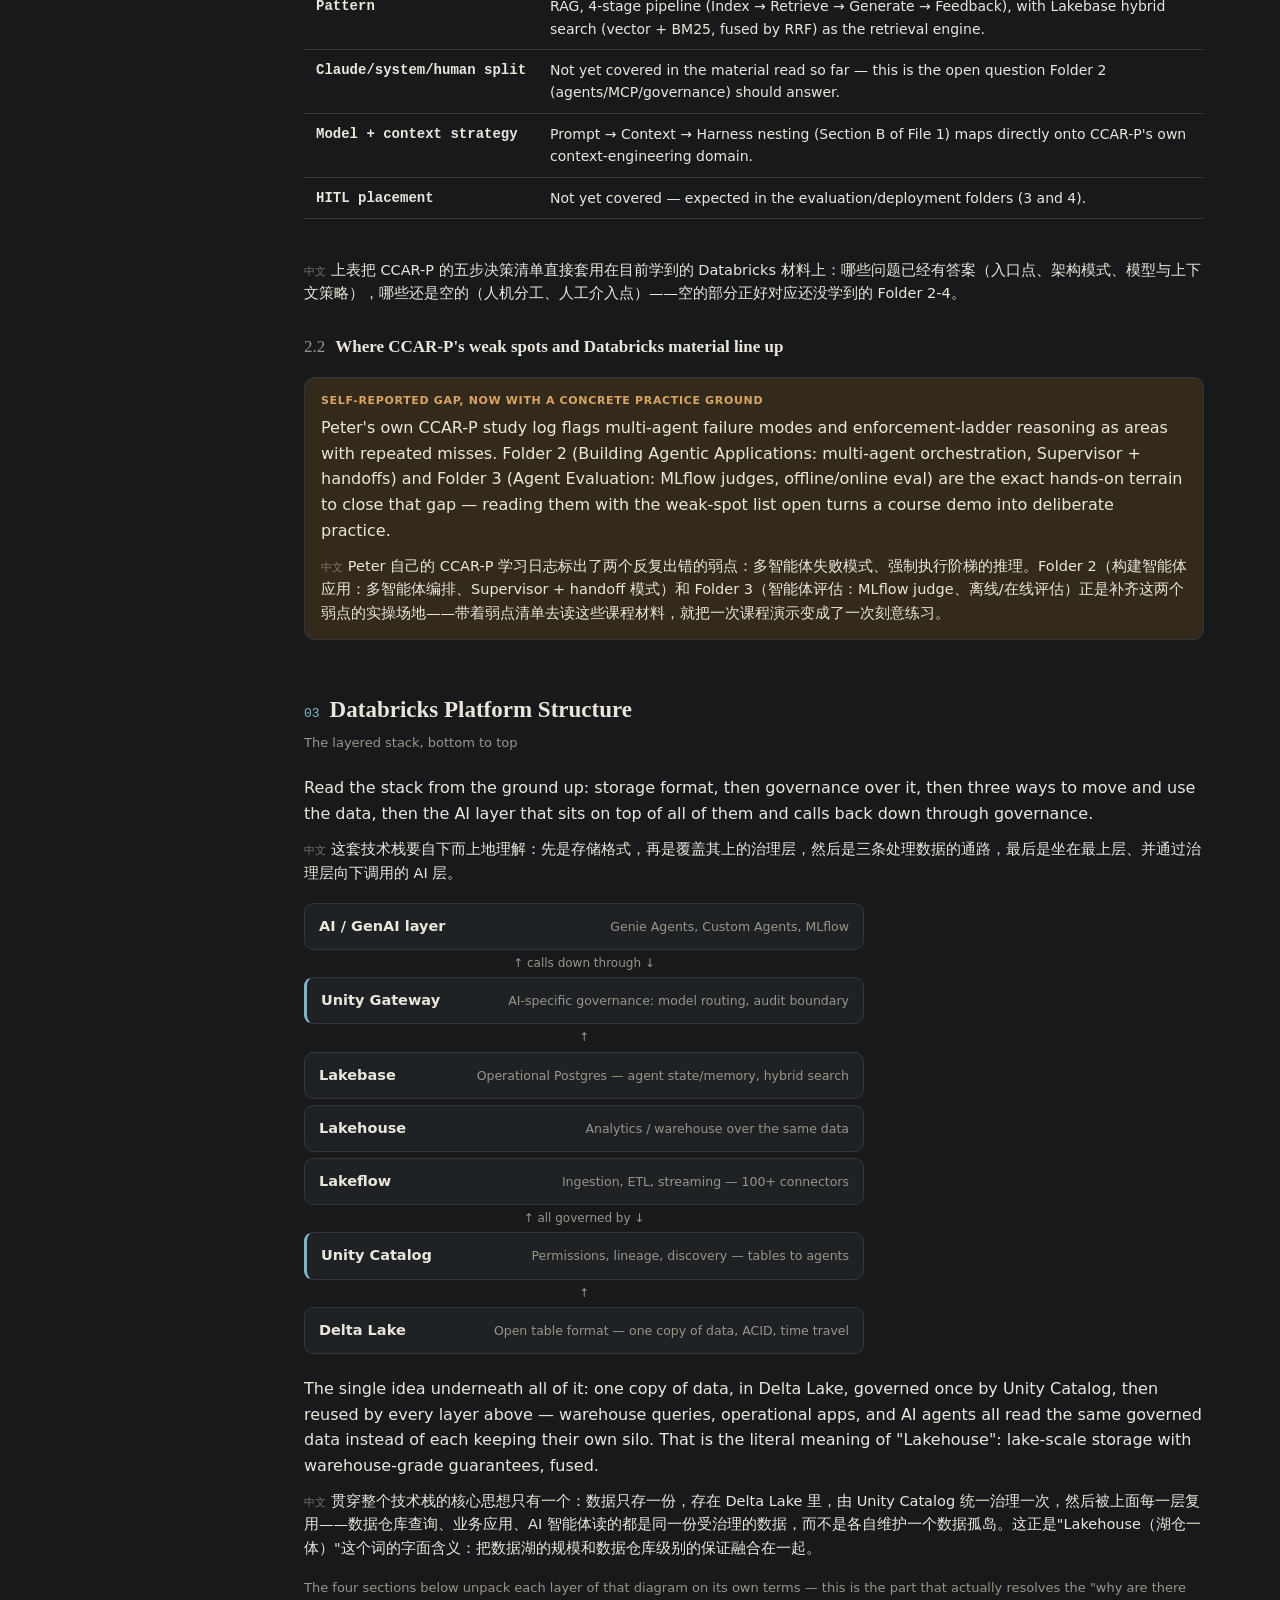
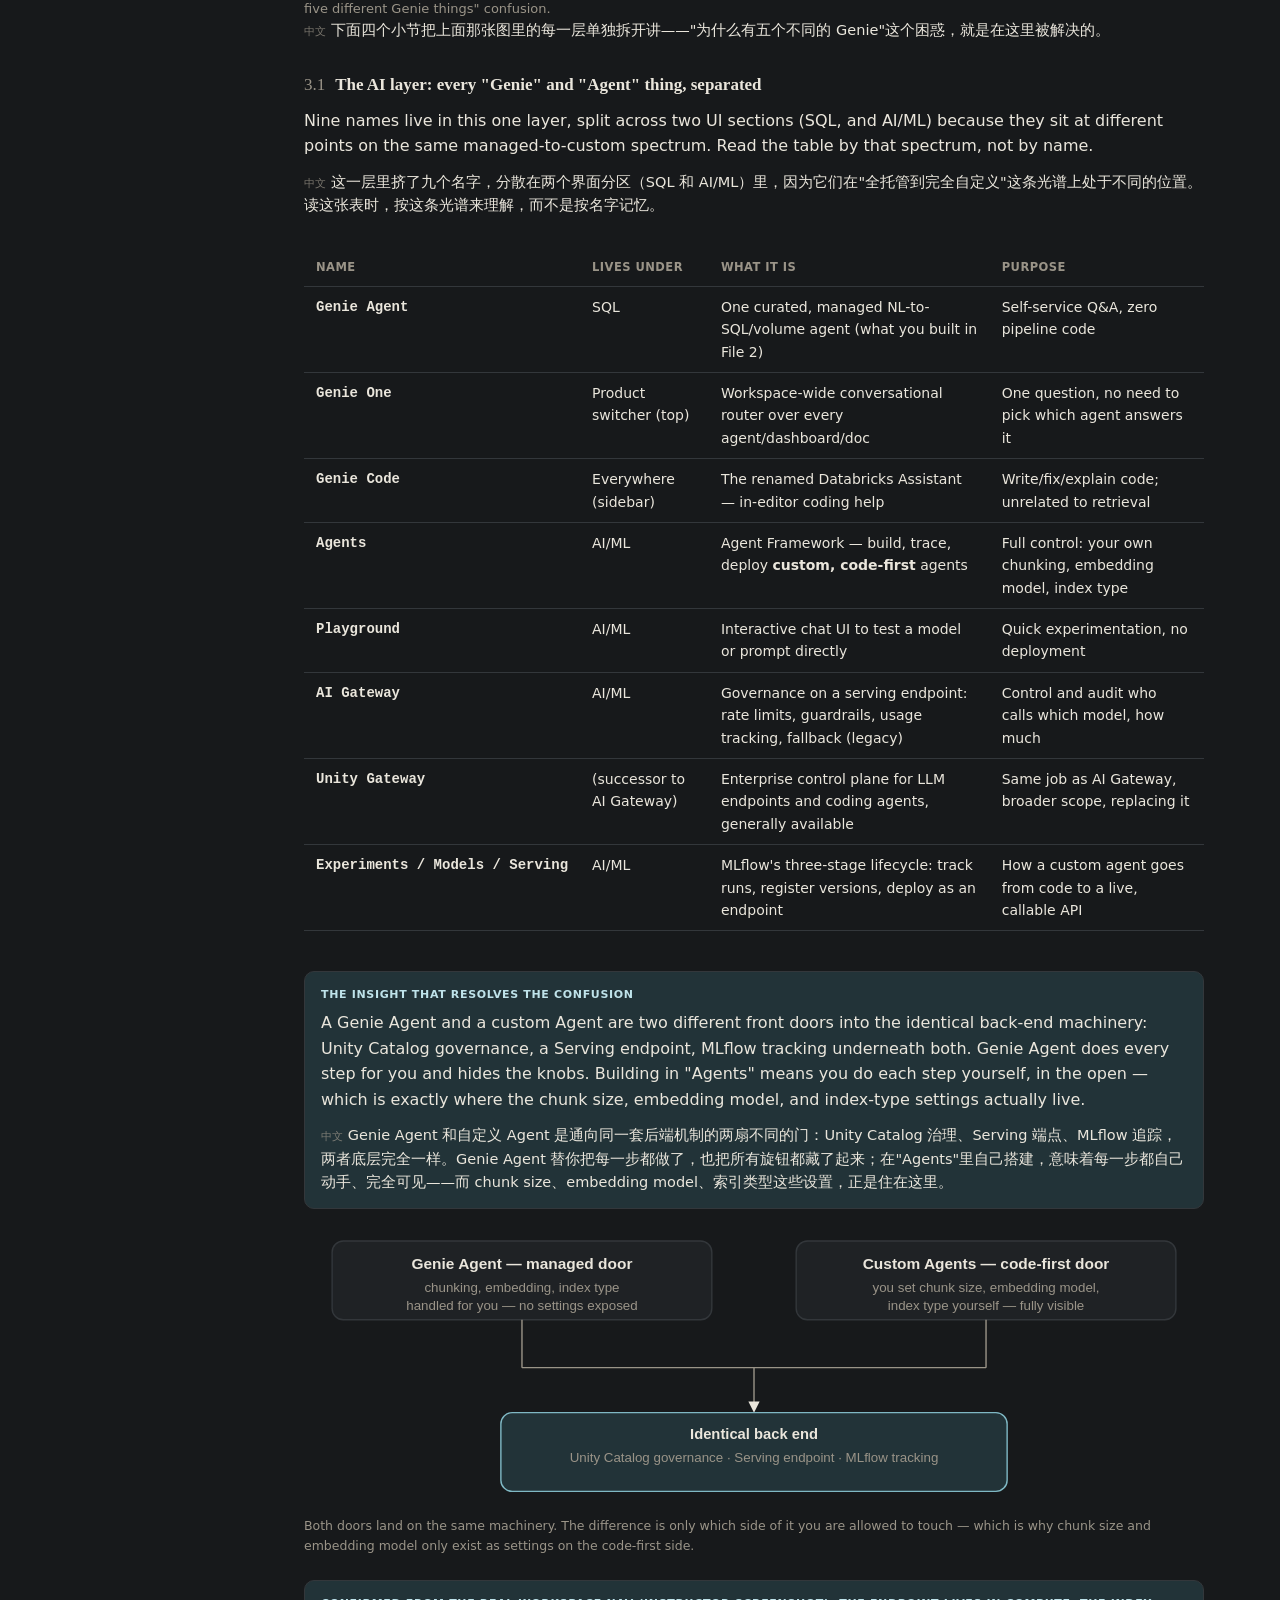
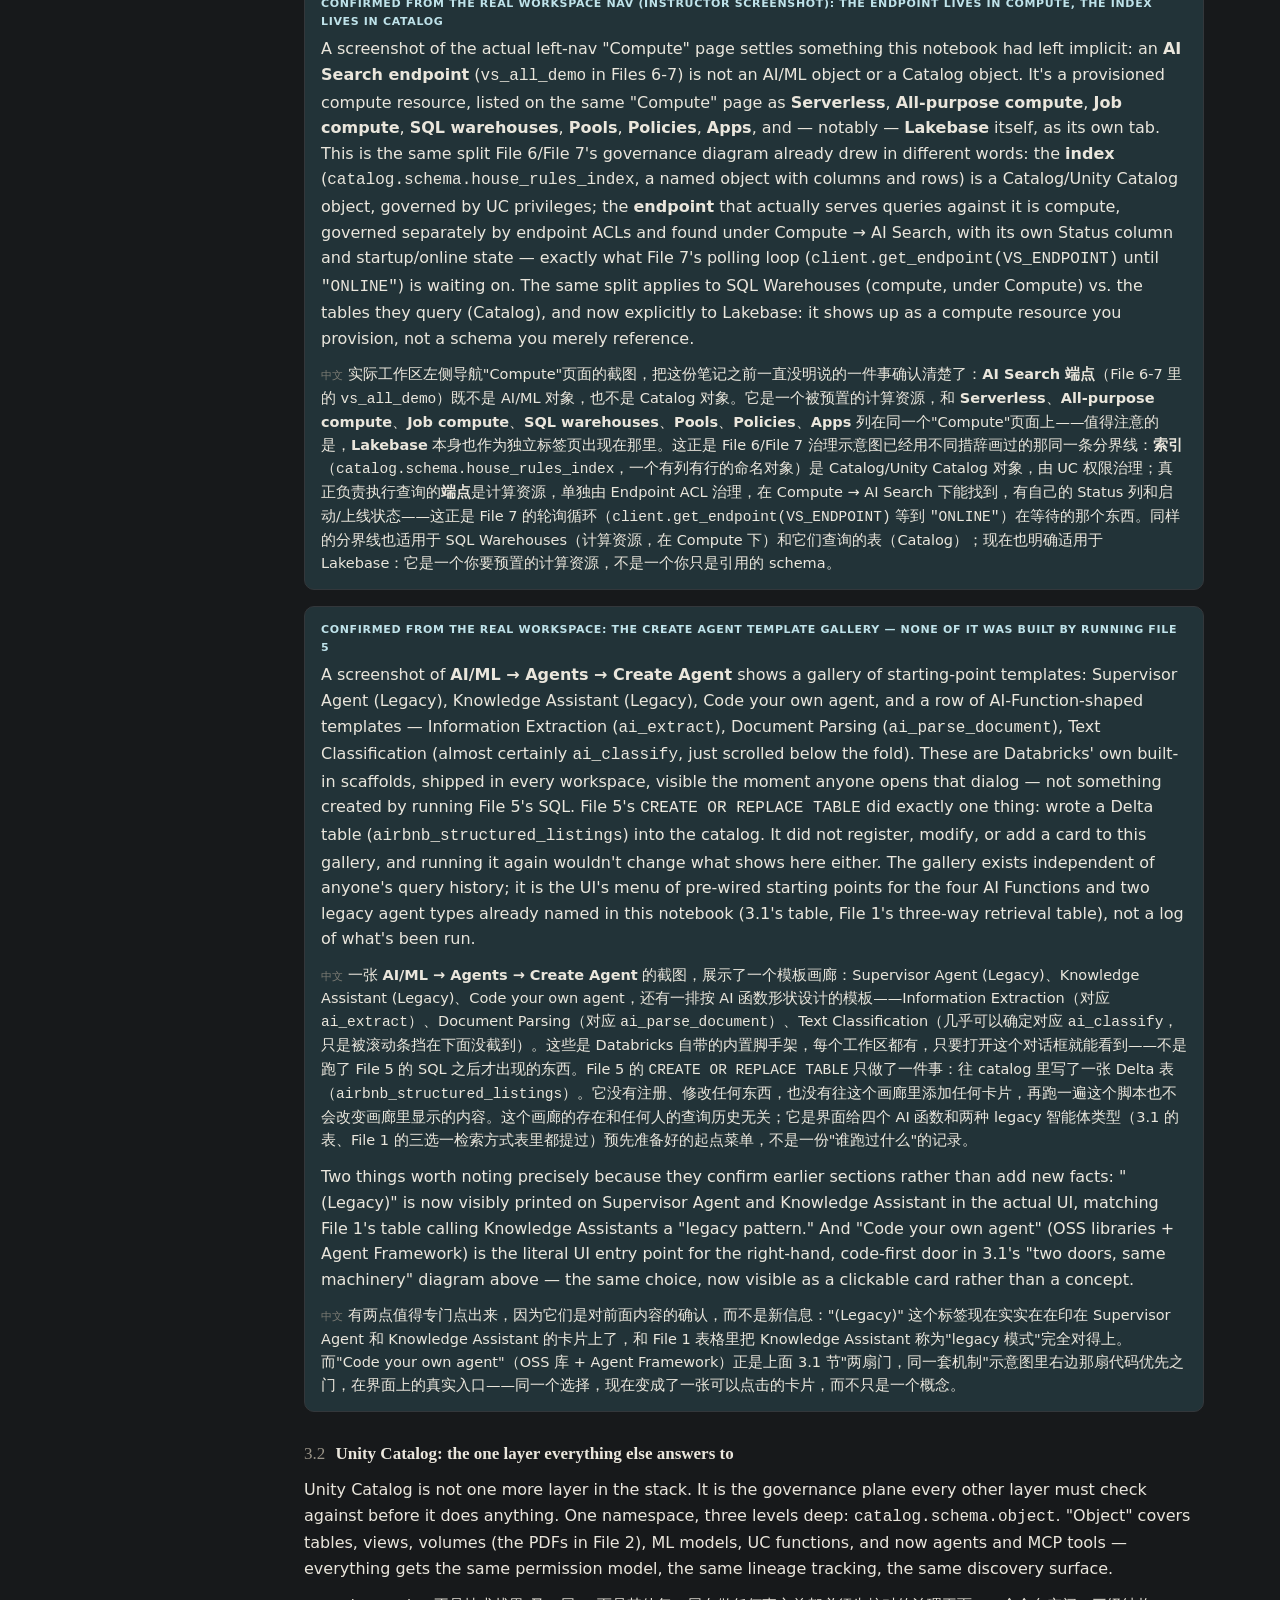
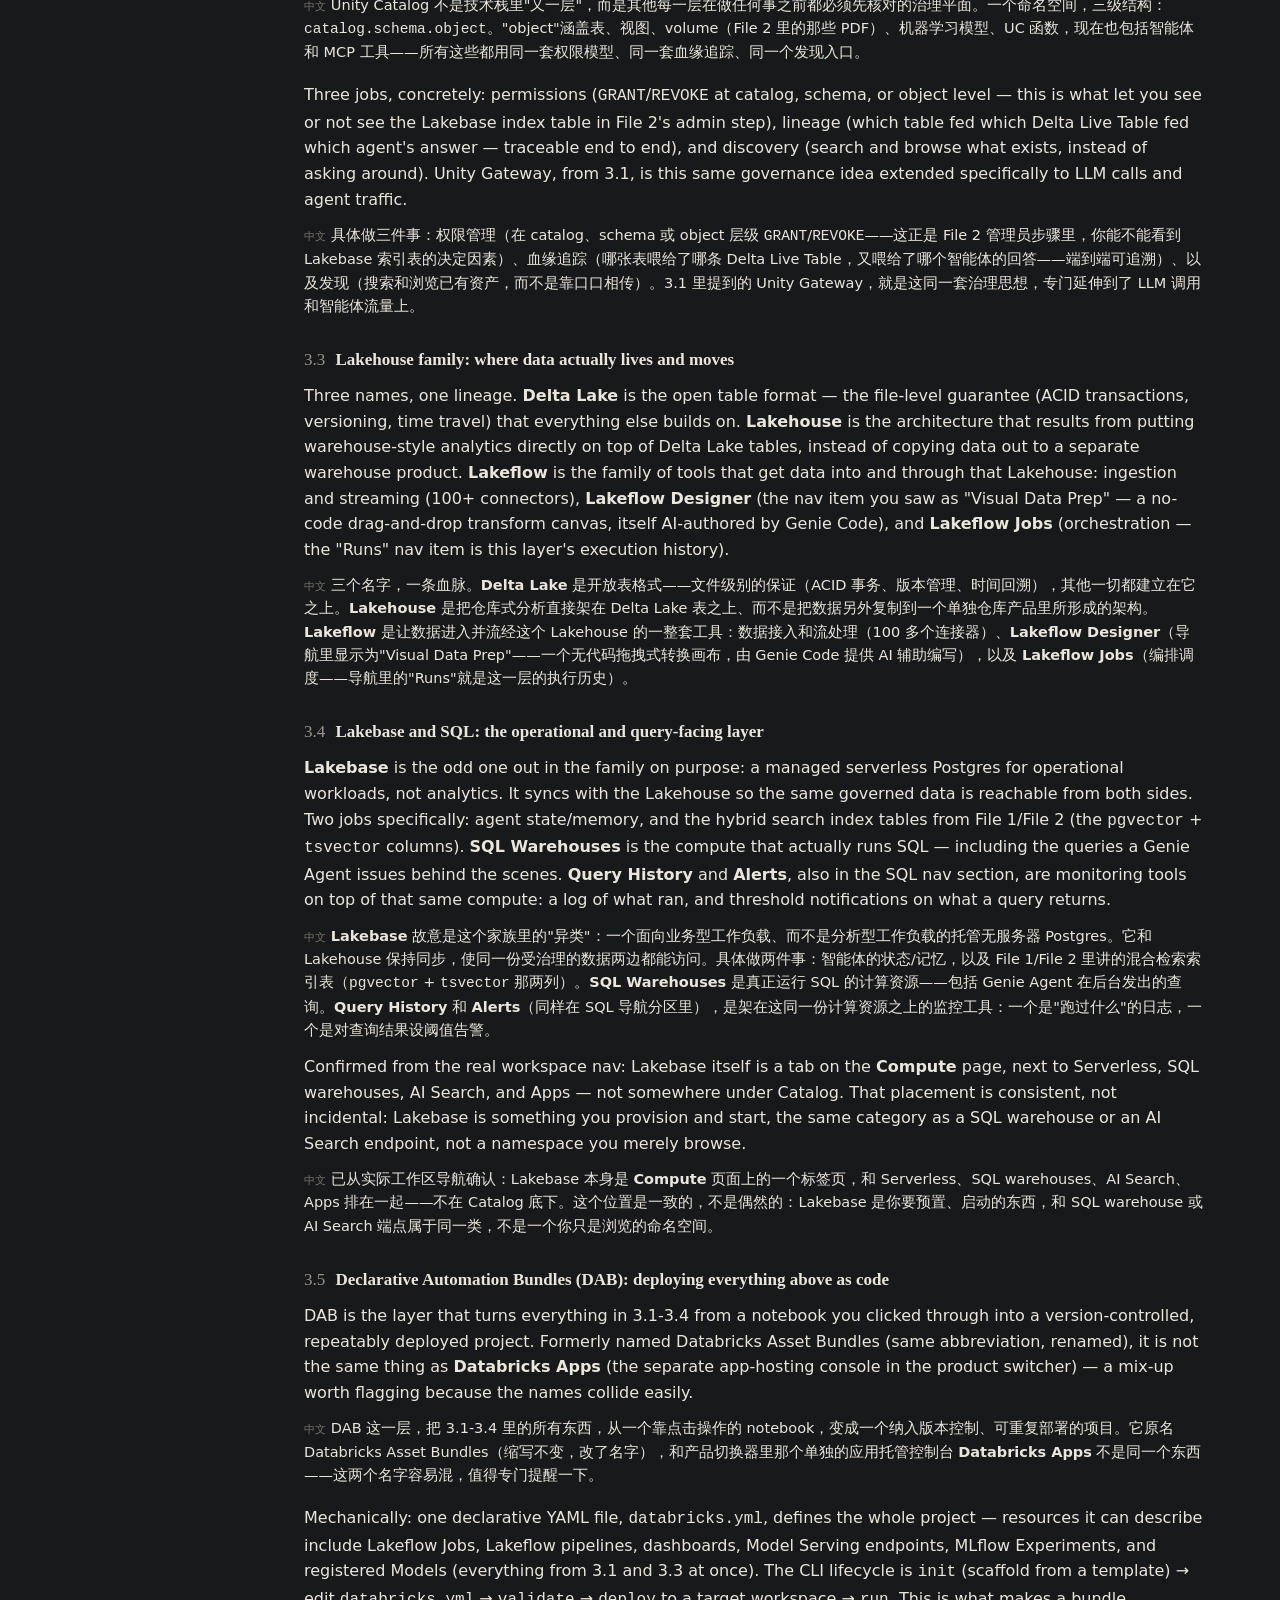
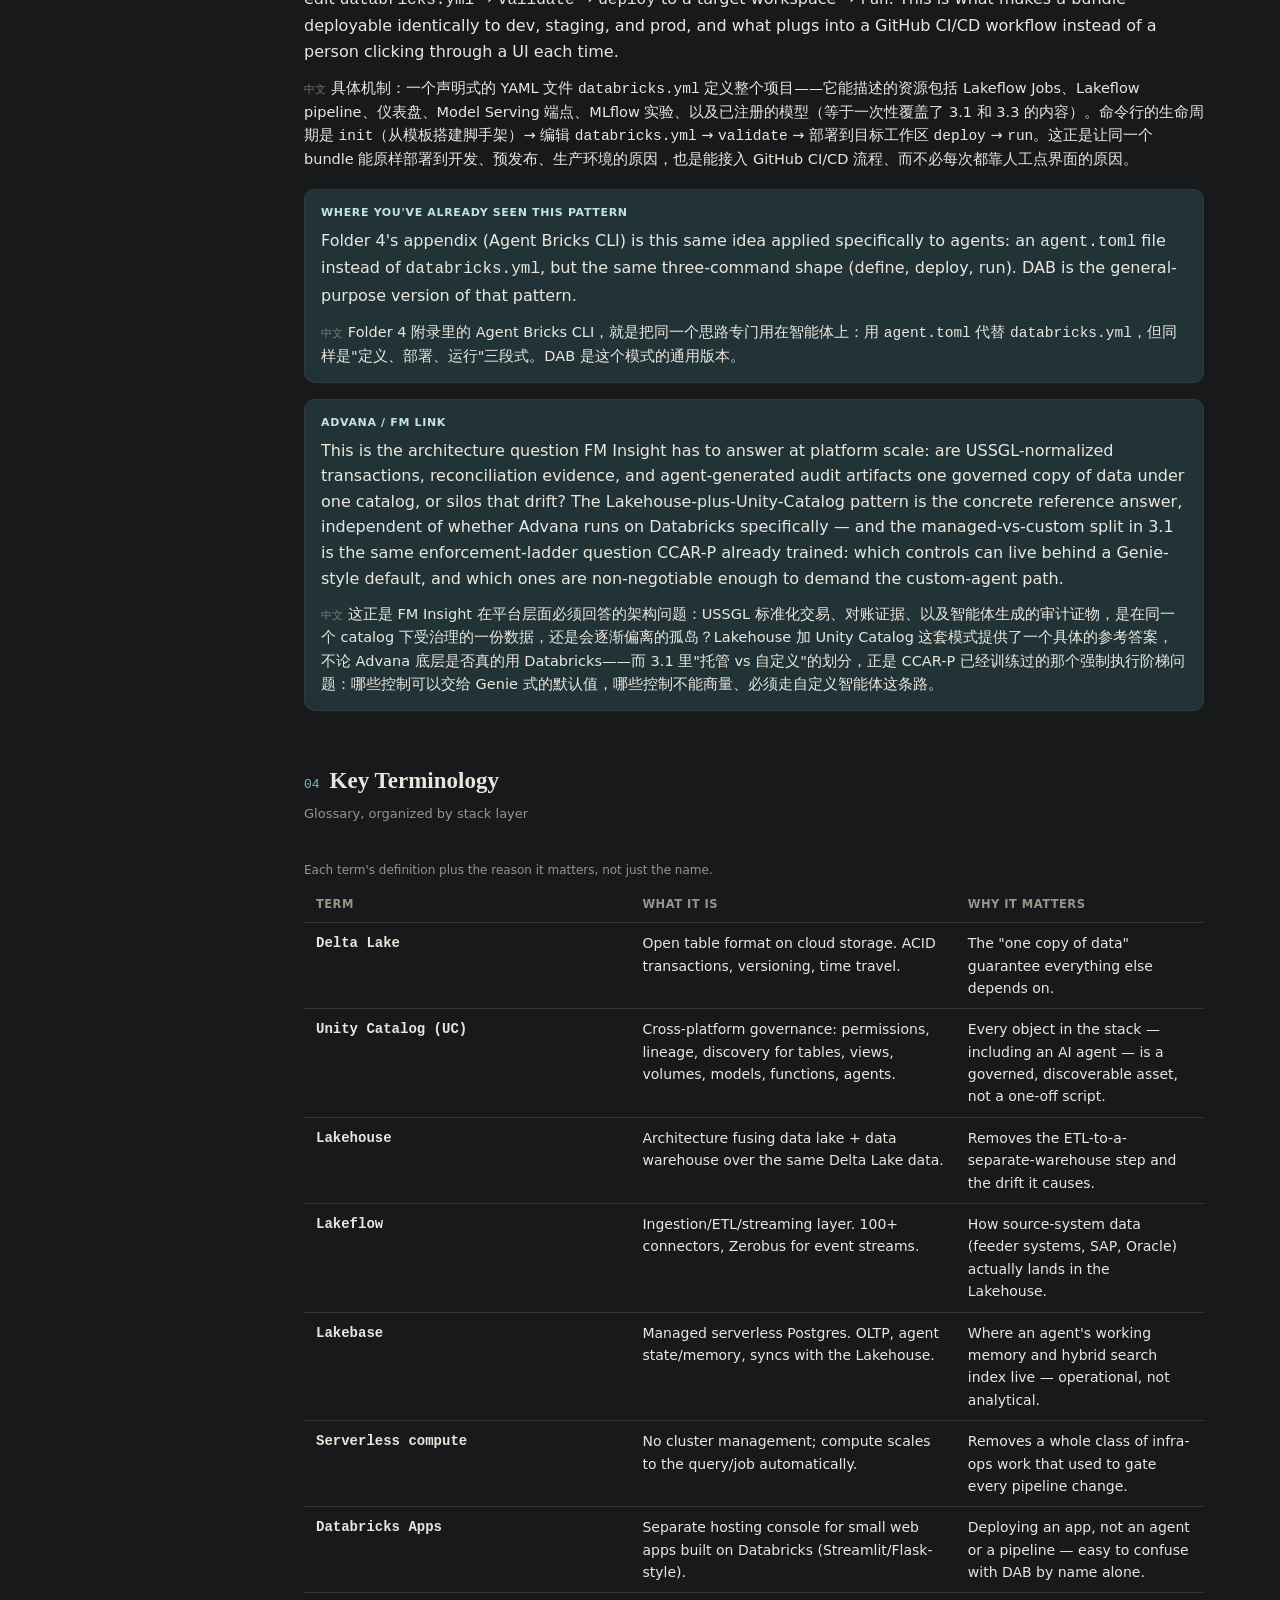
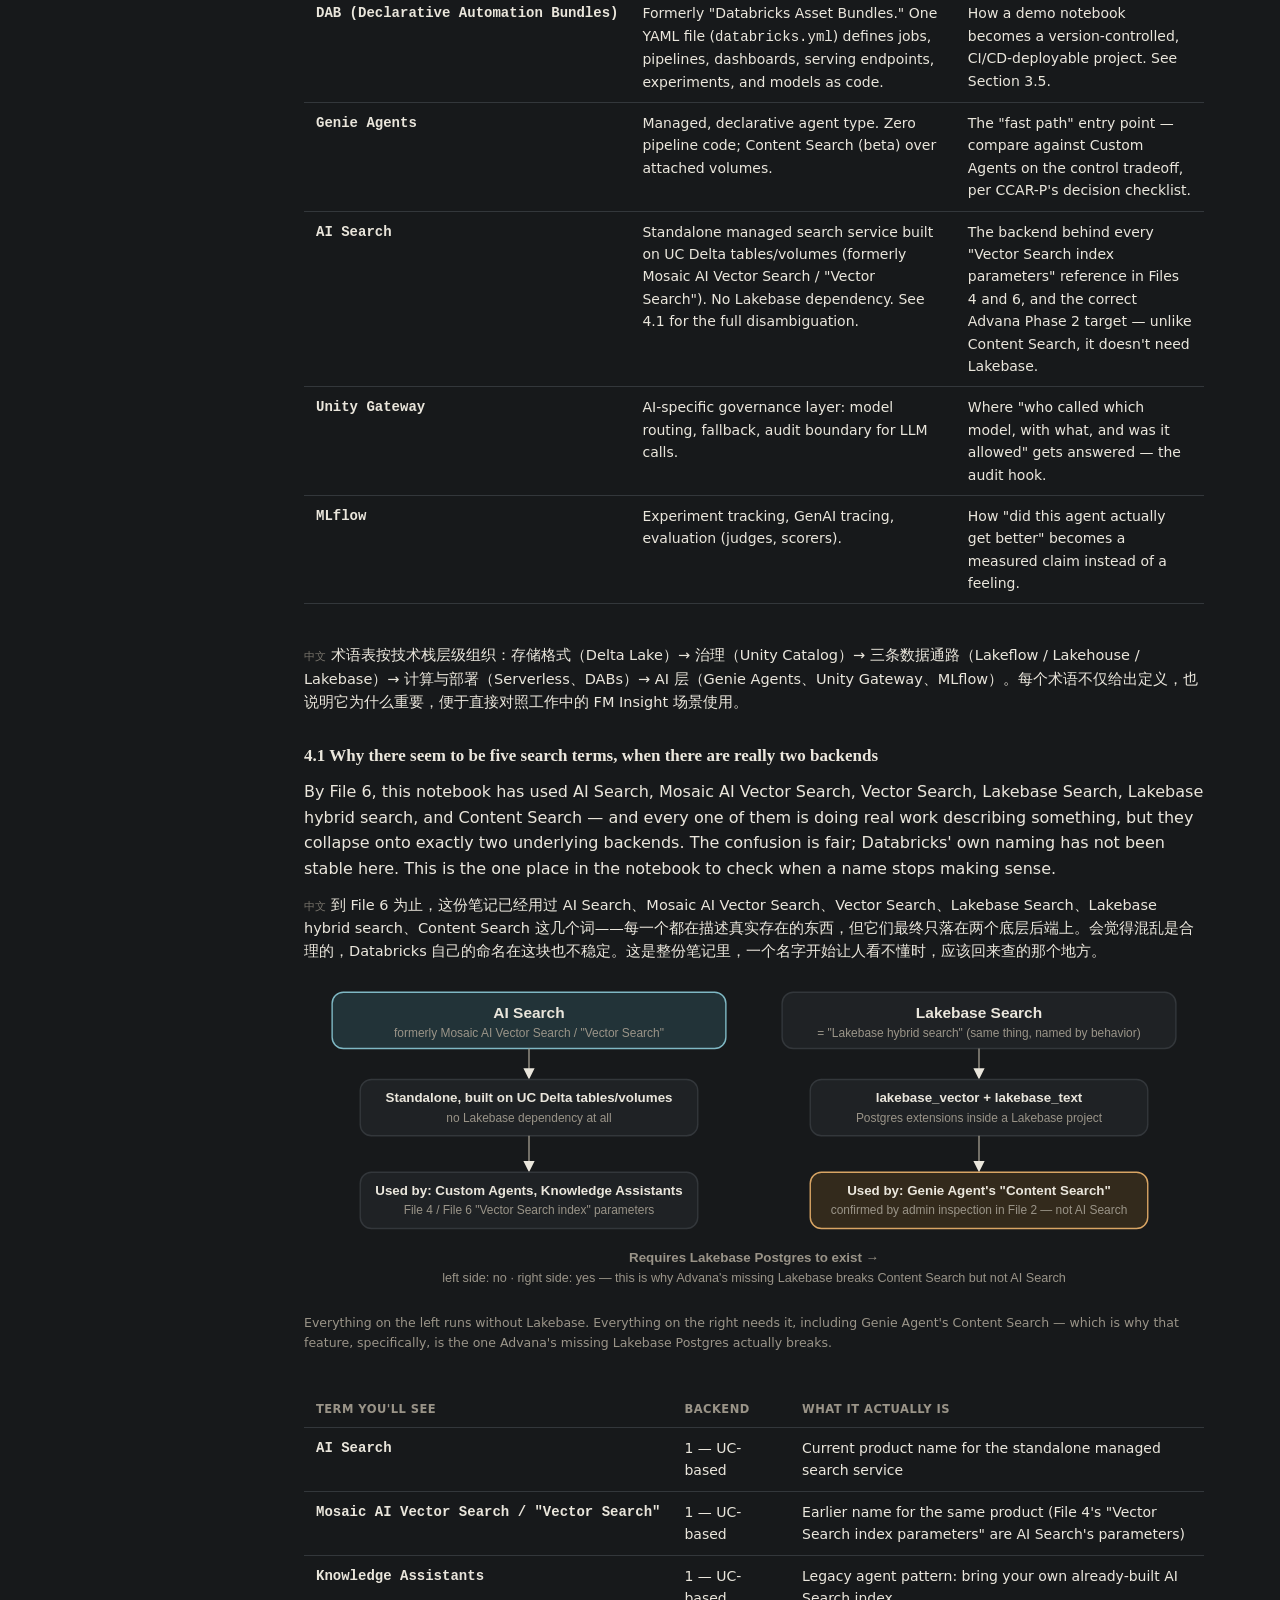
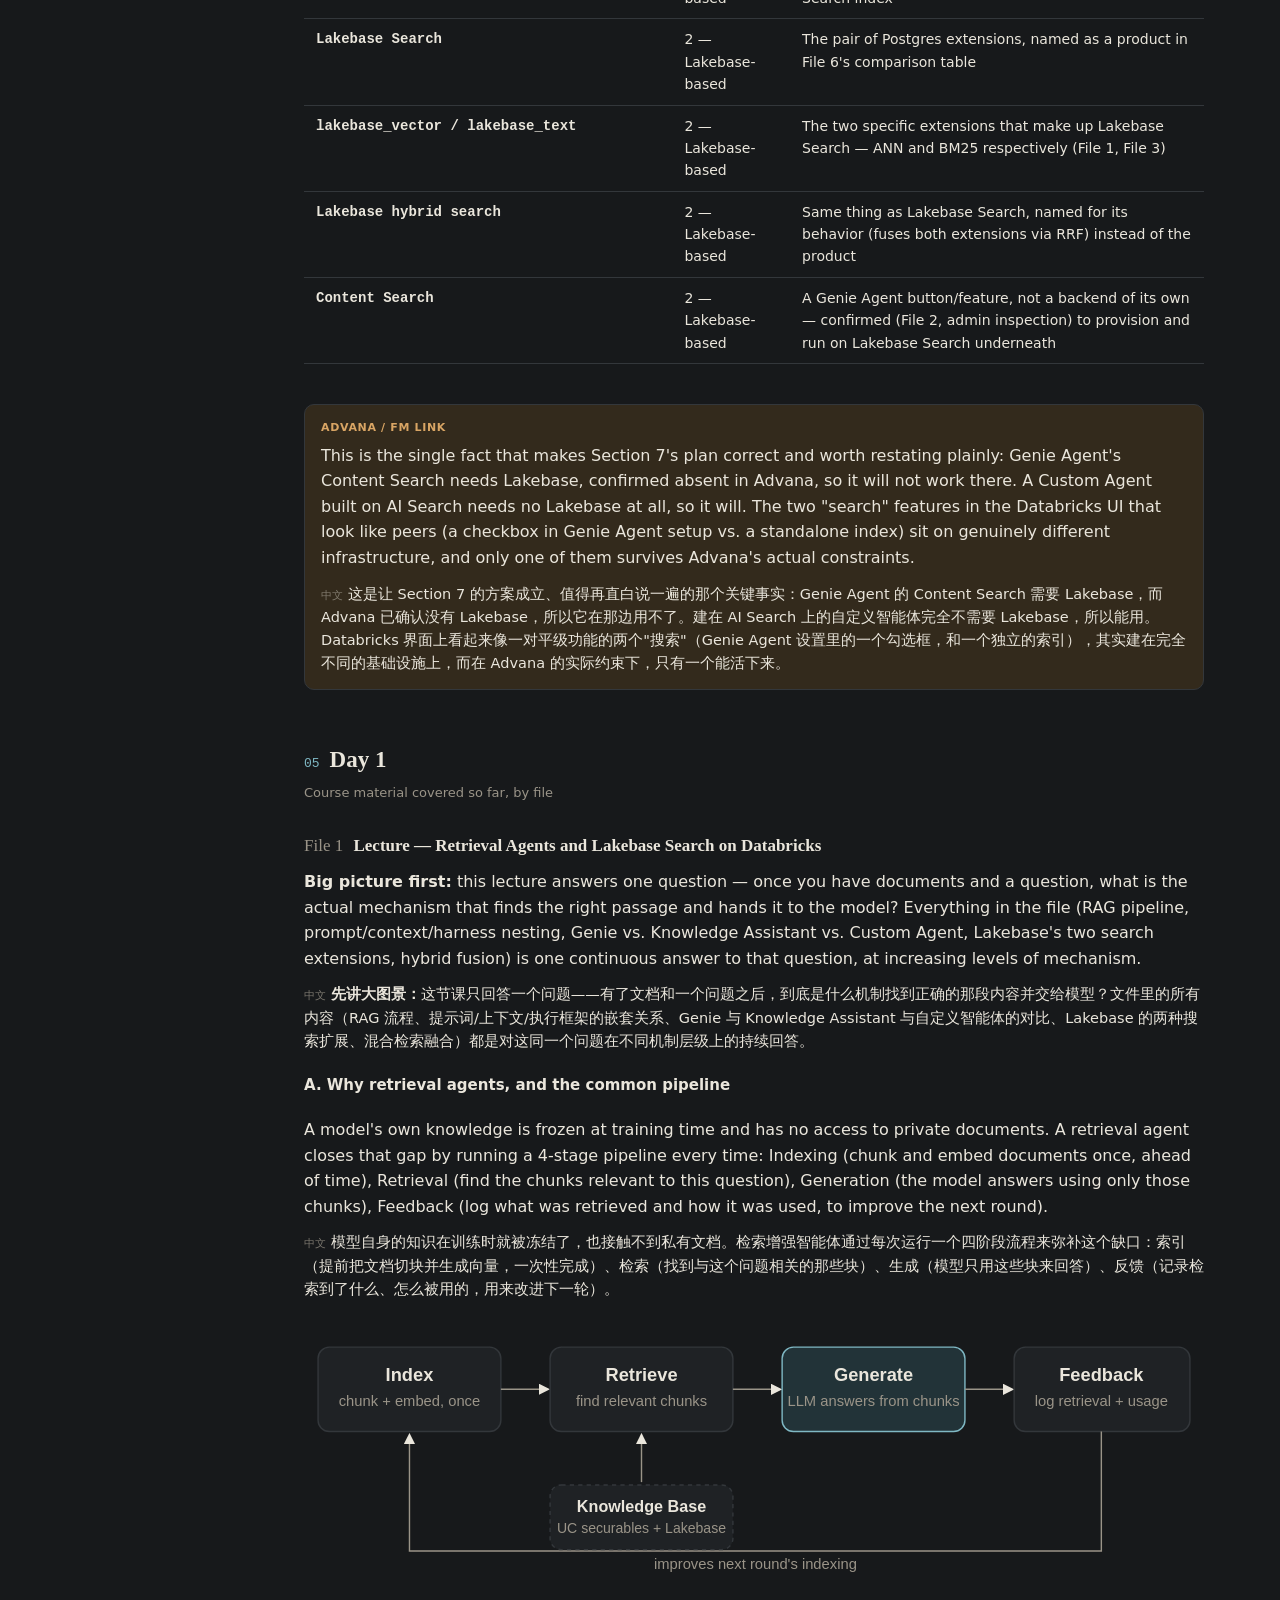
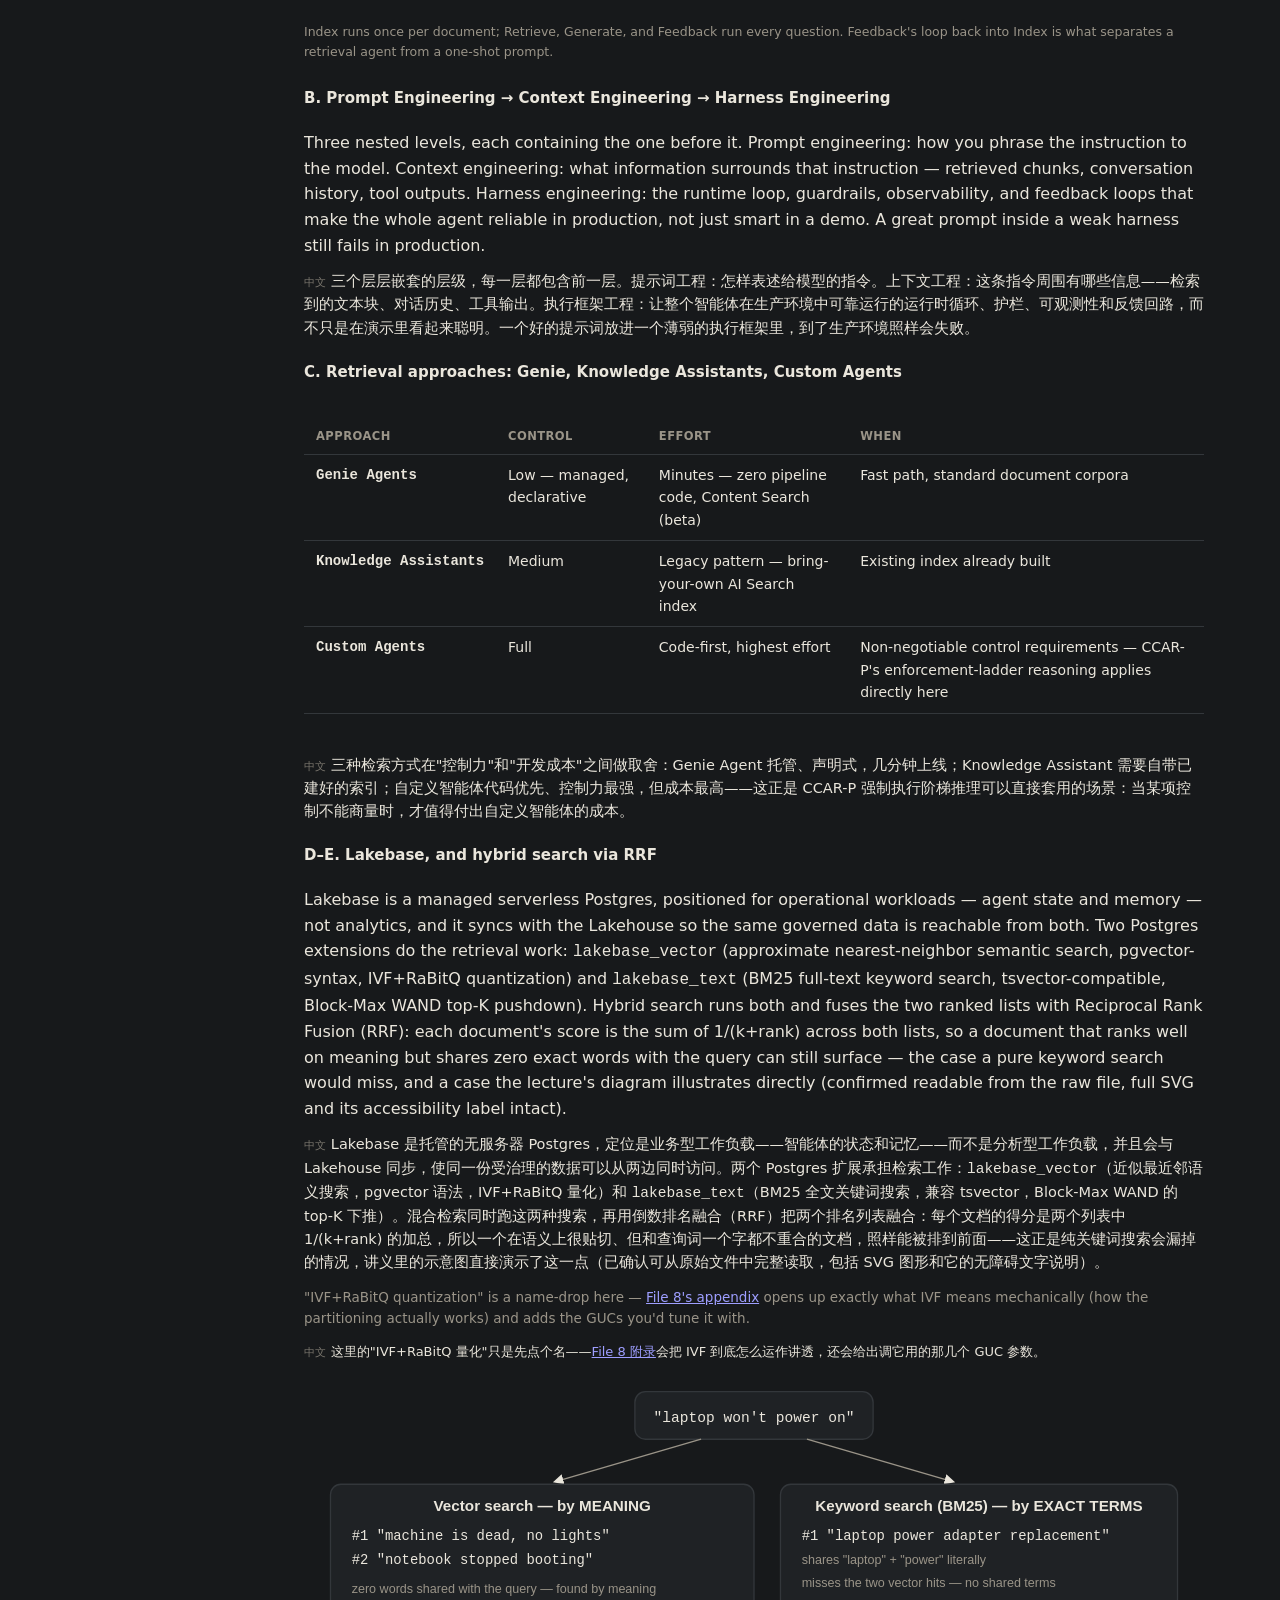
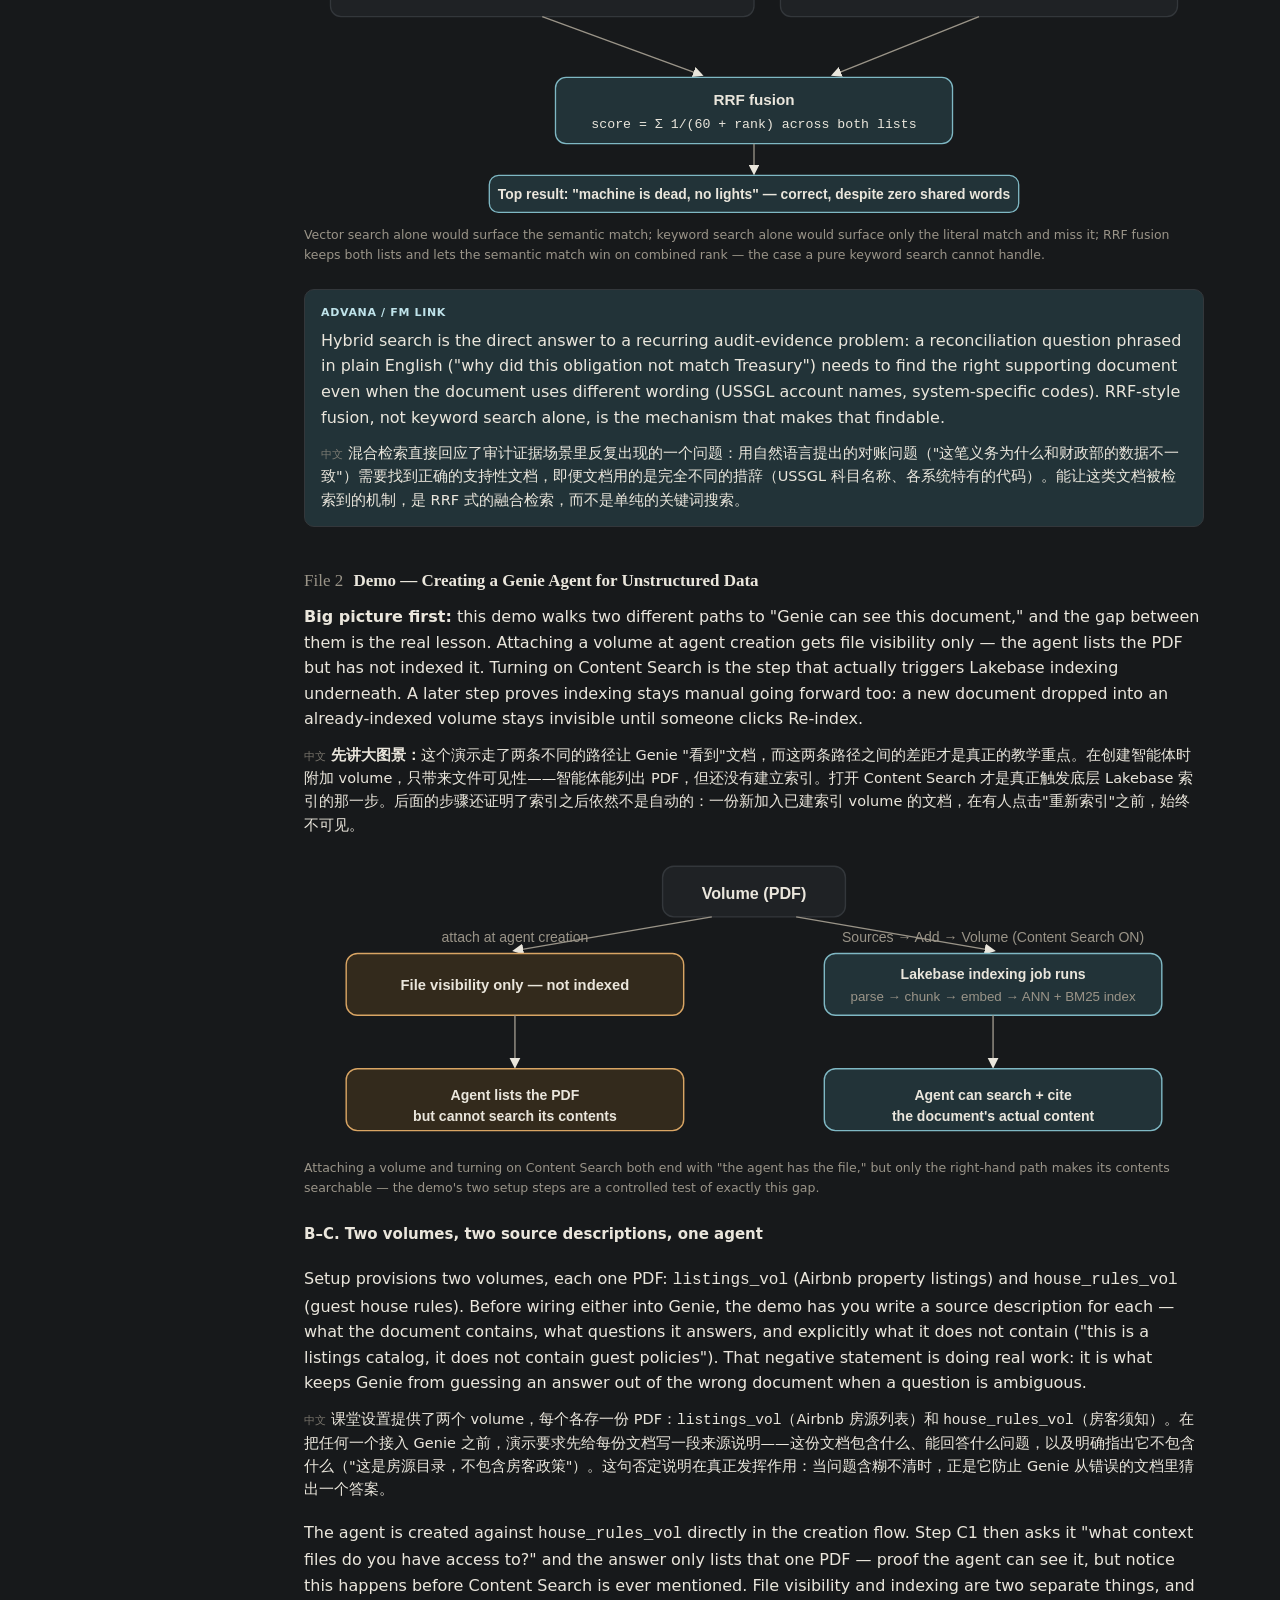
<file: 01-day1-part1.html>
<!doctype html><html><head><script>(function(){try{var t=localStorage.getItem("ccar-theme")||"dark";if(t==="dark")document.documentElement.setAttribute("data-theme","dark");else document.documentElement.setAttribute("data-theme","light");}catch(e){document.documentElement.setAttribute("data-theme","dark");}})();</script><meta charset=utf8><meta name=viewport content="width=device-width,initial-scale=1,viewport-fit=cover"><style>:root{color-scheme:light;box-sizing:border-box;padding-top:env(safe-area-inset-top,0px);padding-bottom:env(safe-area-inset-bottom,0px)}html{scroll-padding-top:env(safe-area-inset-top,0px)}body{margin:0;padding:0;font:14px -apple-system,BlinkMacSystemFont,sans-serif;background:#fff;color:#000}img{max-width:100%}[hidden]:not([hidden=until-found i]){display:none!important}</style><link rel="stylesheet" href="/site-chrome.css">
</head><body>
<!doctype html>
<meta name="claude:viewport-fit-sides" content="cover">
<link rel="icon" href="/favicon.ico" sizes="any">
<link rel="icon" type="image/png" sizes="32x32" href="/favicon-32x32.png">
<link rel="icon" type="image/png" sizes="16x16" href="/favicon-16x16.png">
<link rel="apple-touch-icon" href="/apple-touch-icon.png">
<link rel="manifest" href="/site.webmanifest">
<title>CCAR-P × Databricks — Day 1 Part 1</title>
<style>
  /* Layout concept: a left rail of day/file navigation beside a single scrolling
     notebook column, each entry stacked EN paragraph then CN paragraph so the
     bilingual requirement reads as two voices of one notebook, not two documents. */
  :root{
    --bg:#f7f4ee; --surface:#ffffff; --surface-2:#f0ebe0;
    --fg:#211f1a; --muted:#6b6557; --border:#e0dbcc;
    --accent:#2d5d6b; --accent-soft:#dfeaec; --accent-strong:#163b47;
    --warn:#8a5a2b; --warn-soft:#f3e6d4;
    --code-bg:#efe9da;
    color-scheme:light;
  }
  @media (prefers-color-scheme: dark){
    :root:not([data-theme="light"]){
      --bg:#17191b; --surface:#1f2225; --surface-2:#262a2e;
      --fg:#eae6dc; --muted:#9a948484; --muted:#9a9488; --border:#33373b;
      --accent:#7fb8c4; --accent-soft:#223338; --accent-strong:#bfe3ea;
      --warn:#d9a564; --warn-soft:#332a1c;
      --code-bg:#262a2e;
      color-scheme:dark;
    }
  }
  :root[data-theme="dark"]{
    --bg:#17191b; --surface:#1f2225; --surface-2:#262a2e;
    --fg:#eae6dc; --muted:#9a9488; --border:#33373b;
    --accent:#7fb8c4; --accent-soft:#223338; --accent-strong:#bfe3ea;
    --warn:#d9a564; --warn-soft:#332a1c;
    --code-bg:#262a2e;
    color-scheme:dark;
  }
  *{box-sizing:border-box}
  body{
    margin:0; background:var(--bg); color:var(--fg);
    font-family:'Inter','Noto Sans SC',system-ui,-apple-system,sans-serif;
    font-size:16px; line-height:1.6;
  }
  h1,h2,h3{font-family:'Source Serif 4','Noto Serif SC',Georgia,serif; text-wrap:balance; font-weight:600}
  code,.term,.mono{font-family:'IBM Plex Mono',ui-monospace,Menlo,monospace}

  .shell{
    display:grid; grid-template-columns:240px minmax(0,1fr);
    max-width:1180px; margin:0 auto;
    padding-left:max(16px, env(safe-area-inset-left,0px));
    padding-right:max(16px, env(safe-area-inset-right,0px));
  }
  @media (max-width:860px){ .shell{grid-template-columns:1fr} }

  nav.rail{
    position:sticky; top:env(safe-area-inset-top,0px);
    align-self:start; padding:28px 16px 28px 0;
    max-height:100vh; overflow-y:auto;
  }
  @media (max-width:860px){
    nav.rail{position:static; max-height:none; padding:20px 0 0 0; border-bottom:1px solid var(--border); margin-bottom:8px}
  }
  nav.rail .brand{font-family:'Source Serif 4','Noto Serif SC',serif; font-size:19px; font-weight:700; margin-bottom:2px}
  nav.rail .brand small{display:block; font-family:'Inter','Noto Sans SC',sans-serif; font-size:12px; font-weight:400; color:var(--muted); margin-top:2px}
  nav.rail ul{list-style:none; margin:20px 0 0; padding:0; display:flex; flex-direction:column; gap:3px}
  nav.rail a{
    display:block; color:var(--muted); text-decoration:none; font-size:13.5px;
    padding:6px 10px; border-radius:7px; border-left:2px solid transparent;
  }
  nav.rail a.lvl2{padding-left:22px; font-size:13px}
  nav.rail a:hover{background:var(--surface-2); color:var(--fg)}
  nav.rail a.current{color:var(--accent-strong); border-left-color:var(--accent); background:var(--accent-soft); font-weight:600}
  nav.rail .status{margin-top:22px; padding:10px 12px; background:var(--surface-2); border-radius:8px; font-size:12px; color:var(--muted)}

  main{min-width:0; padding:28px 0 100px}
  header.masthead{padding:4px 0 26px; border-bottom:1px solid var(--border); margin-bottom:34px}
  header.masthead h1{font-size:30px; margin:0 0 8px}
  header.masthead .byline{font-size:13.5px; color:var(--muted)}
  header.masthead .lede{margin-top:16px; font-size:16px; max-width:640px}
  header.masthead .lede.cn{color:var(--muted); font-size:15px; margin-top:8px}

  section.block{margin-bottom:52px; scroll-margin-top:24px}
  section.block > h2{font-size:23px; display:flex; align-items:baseline; gap:10px; margin-bottom:4px}
  section.block > h2 .num{font-family:'IBM Plex Mono',monospace; font-size:13px; color:var(--accent); font-weight:500}
  section.block > .tag{color:var(--muted); font-size:13px; margin-bottom:22px}

  h3.sub{font-size:17px; margin:28px 0 10px}
  h3.sub .num{color:var(--muted); font-weight:400; margin-right:6px}

  p{margin:0 0 12px; max-width:68ch}
  p.cn{color:var(--muted); font-size:14.5px; max-width:68ch}
  p.cn::before{content:"中文 "; font-size:11px; letter-spacing:.04em; color:var(--muted); opacity:.75}

  .pair{margin-bottom:18px}

  .callout{
    background:var(--accent-soft); border:1px solid var(--border); border-radius:10px;
    padding:14px 16px; margin:16px 0; max-width:68ch;
  }
  .callout .label{font-size:11px; letter-spacing:.06em; text-transform:uppercase; color:var(--accent-strong); font-weight:600; margin-bottom:6px}
  .callout p:last-child{margin-bottom:0}

  .callout.work{background:var(--warn-soft); border-color:var(--border)}
  .callout.work .label{color:var(--warn)}

  table{border-collapse:collapse; width:100%; margin:14px 0 20px; font-size:14px}
  caption{text-align:left; font-size:12px; color:var(--muted); margin-bottom:6px}
  th,td{text-align:left; padding:9px 12px; border-bottom:1px solid var(--border); vertical-align:top}
  th{font-size:11.5px; letter-spacing:.04em; text-transform:uppercase; color:var(--muted); font-weight:600}
  td.term{font-weight:600; white-space:nowrap}
  .tablewrap{overflow-x:auto; margin:14px 0 20px}

  .stack-diagram{
    display:flex; flex-direction:column; gap:6px; margin:18px 0 22px; max-width:560px;
  }
  .stack-diagram .layer{
    border:1px solid var(--border); border-radius:9px; padding:11px 14px;
    background:var(--surface); display:flex; justify-content:space-between; align-items:baseline; gap:10px;
  }
  .stack-diagram .layer .name{font-weight:600; font-size:14.5px}
  .stack-diagram .layer .role{color:var(--muted); font-size:12.5px; text-align:right}
  .stack-diagram .layer.gov{border-left:3px solid var(--accent)}
  .stack-diagram .arrow{text-align:center; color:var(--muted); font-size:12px; margin:-2px 0}

  figure.diagram{margin:18px 0 24px; max-width:680px}
  figure.diagram svg{width:100%; height:auto; display:block; color:var(--fg)}
  figure.diagram figcaption{color:var(--muted); font-size:12.5px; margin-top:8px; max-width:68ch}
  .dg-box{fill:var(--surface); stroke:var(--border)}
  .dg-box-hi{fill:var(--accent-soft); stroke:var(--accent)}
  .dg-box-warn{fill:var(--warn-soft); stroke:var(--warn)}
  .dg-line{stroke:var(--muted); fill:none}
  .dg-line-hi{stroke:var(--accent); fill:none}
  .dg-txt{fill:var(--fg); font-family:'Inter','Noto Sans SC',sans-serif}
  .dg-txt-mono{fill:var(--fg); font-family:'IBM Plex Mono',monospace}
  .dg-txt-muted{fill:var(--muted); font-family:'Inter','Noto Sans SC',sans-serif}
  .dg-label{fill:var(--muted); font-family:'Inter','Noto Sans SC',sans-serif}

  .crosswalk{
    display:grid; grid-template-columns:1fr 1fr; gap:14px; margin:18px 0 24px;
  }
  @media (max-width:640px){.crosswalk{grid-template-columns:1fr}}
  .crosswalk .side{background:var(--surface); border:1px solid var(--border); border-radius:10px; padding:14px 16px}
  .crosswalk .side h4{margin:0 0 8px; font-size:13px; letter-spacing:.03em; text-transform:uppercase; color:var(--muted)}
  .crosswalk .side ul{margin:0; padding-left:18px; font-size:13.5px}
  .crosswalk .side li{margin-bottom:5px}

  .pending{
    border:1px dashed var(--border); border-radius:10px; padding:16px 18px; color:var(--muted);
    font-size:13.5px; background:var(--surface-2);
  }

  footer.meta{border-top:1px solid var(--border); padding-top:16px; margin-top:60px; font-size:12px; color:var(--muted)}
</style>

<div class="shell">
  <nav class="rail">
    <div class="brand">CCAR-P × Databricks<small>Day 1, Part 1 — Folder 1 complete / 第一天 · 第一部分（已覆盖 Folder 1）</small></div>
    <ul>
      <li><a href="#overview" class="navlink">1. Big Picture</a></li>
      <li><a href="#ccarp" class="navlink">2. How CCAR-P Helps</a></li>
      <li><a href="#stack" class="navlink">3. Databricks Structure</a></li>
      <li><a href="#stack-ai" class="navlink lvl2">AI Layer</a></li>
      <li><a href="#stack-uc" class="navlink lvl2">Unity Catalog</a></li>
      <li><a href="#stack-lakehouse" class="navlink lvl2">Lakehouse Family</a></li>
      <li><a href="#stack-lakebase" class="navlink lvl2">Lakebase &amp; SQL</a></li>
      <li><a href="#stack-dab" class="navlink lvl2">Declarative Automation Bundles</a></li>
      <li><a href="#glossary" class="navlink">4. Key Terminology</a></li>
      <li><a href="#day1" class="navlink">5. Day 1</a></li>
      <li><a href="#day1-file1" class="navlink lvl2">File 1 · Lecture</a></li>
      <li><a href="#day1-file2" class="navlink lvl2">File 2 · Demo</a></li>
      <li><a href="#day1-file3" class="navlink lvl2">File 3 · Lab</a></li>
      <li><a href="#day1-file4" class="navlink lvl2">File 4 · Lecture</a></li>
      <li><a href="#day1-file5" class="navlink lvl2">File 5 · Demo</a></li>
      <li><a href="#day1-file6" class="navlink lvl2">File 6 · Lecture</a></li>
      <li><a href="#day1-file7" class="navlink lvl2">File 7 · Lab</a></li>
      <li><a href="#day1-file8" class="navlink lvl2">File 8 · Appendix</a></li>
      <li><a href="#day1-synthesis" class="navlink lvl2">Folder 1 Navigation Map</a></li>
      <li><a href="#enterprise" class="navlink">6. Enterprise at Scale</a></li>
      <li><a href="#ent-ccc" class="navlink lvl2">Choice / Context / Control</a></li>
      <li><a href="#ent-meta" class="navlink lvl2">Meta-Harness &amp; Omnigent</a></li>
      <li><a href="#ent-gov" class="navlink lvl2">Governance &amp; Case Studies</a></li>
      <li><a href="#advana" class="navlink">7. Advana/FM Production Path</a></li>
    </ul>
    <div class="status">Part 1 is closed — Folder 1 complete (Files 1-8). Folder 2 onward continues as Day 1 Part 2 in a new artifact.<br><br>第一部分已收尾——Folder 1 已完整覆盖（File 1-8）。Folder 2 及以后的内容，在新 artifact 里作为"第一天 · 第二部分"继续。</div>
  </nav>

  <main>
    <header class="masthead">
      <h1>CCAR-P and Databricks GenAI Study Notebook — Day 1, Part 1</h1>
      <div class="byline">Peter Shang · started Nov 3, 2026 · Part 1 covers Folder 1 (Building RAG Agents with Agent Bricks), Files 1-8, complete · Day 1 continues in Part 2 onward (new artifact, Folder 2+)</div>
      <p class="lede">This notebook connects two tracks that are actually one skill: the CCAR-P architecture judgment Peter has been drilling, and the Databricks GenAI platform he is now learning hands-on, both aimed at the same target — building FM Insight, the AI/ML/RPA layer on Advana supporting DoW's audit remediation toward a 2028 clean opinion.</p>
      <p class="lede cn">本笔记把两条学习线连成一条技能线：Peter 一直在打磨的 CCAR-P 架构判断力，和他现在正在上手的 Databricks GenAI 平台课程，两者最终服务同一个目标——在 Advana 上建设 FM Insight，支撑国防部审计整改、迈向 2028 年"清洁审计意见"。</p>
    </header>

    <section class="block" id="overview">
      <h2><span class="num">01</span> Big Picture and Overview</h2>
      <div class="tag">What this notebook is for, and how it grows</div>

      <div class="pair">
        <p>One sentence first: Databricks is the factory floor, CCAR-P is the blueprint-reading skill, and FM Insight is the building going up. Everything in this notebook exists to connect those three — so a course demo on Tuesday turns into a defensible design decision at work on Wednesday.</p>
        <p class="cn">先说一句话：Databricks 是车间（生产平台），CCAR-P 是读懂蓝图的能力，FM Insight 是正在建的那栋楼。本笔记的全部内容，都是为了把这三者连起来——这样周二课堂上的一个演示，到周三就能变成工作中一个站得住脚的架构决定。</p>
      </div>

      <div class="pair">
        <p>Why this notebook exists instead of staying in chat: course material disappears into scroll-back the moment you learn it. CCAR-P already proved the fix — a study log that survives across sessions, organized so you can find "what did I already learn about this" in ten seconds. This is that same discipline applied to Databricks, built as one living document rather than a transcript.</p>
        <p class="cn">为什么要做成笔记而不是停留在聊天记录里：课程内容一学完就会淹没在滚动记录里。CCAR-P 的学习日志已经证明了解决办法——一份能跨会话保留、十秒内就能查到"这个我是不是学过"的学习日志。这份笔记把同样的纪律搬到 Databricks 上，做成一份持续生长的文档，而不是一份对话记录。</p>
      </div>

      <div class="callout">
        <div class="label">How it grows / 如何持续更新</div>
        <p>Each study session adds to Section 5 (and later sections for Day 2+): one subsection per course file, in the order covered. Sections 1-4 are revised in place as the big picture sharpens — they are the notebook's spine, not a session log.</p>
        <p class="cn">每次学习都会在第 5 节（以及后续 Day 2+ 的新节）里新增内容：按学习顺序，每个课程文件一个小节。第 1-4 节会随着大图景越来越清晰而原地修订——它们是笔记的骨架，不是会话流水账。</p>
      </div>
    </section>

    <section class="block" id="ccarp">
      <h2><span class="num">02</span> How CCAR-P Helps</h2>
      <div class="tag">The exam framework as a transferable lens, not a separate subject</div>

      <div class="pair">
        <p>CCAR-P is not a side credential sitting next to the Databricks course. It is the lens Peter already built for exactly this kind of problem: given a new AI platform and a real business requirement, where does judgment go first? CCAR-P trained that judgment on a vendor-agnostic model (the 5-decision checklist, the enforcement ladder, the 7 primitives). Databricks is the first concrete platform to run that judgment against.</p>
        <p class="cn">CCAR-P 不是摆在 Databricks 课程旁边的一个附加证书。它就是 Peter 已经为这类问题打磨好的那副"眼镜"：给定一个新的 AI 平台和一个真实的业务需求，判断力应该先落在哪里？CCAR-P 用一套不依赖具体厂商的模型（五步决策清单、强制执行阶梯、七种基础组件）训练了这种判断力。Databricks 是第一个真正拿这副眼镜去套用的具体平台。</p>
      </div>

      <h3 class="sub"><span class="num">2.1</span> The 5-decision checklist, run against Databricks</h3>
      <div class="tablewrap">
        <table>
          <thead><tr><th>CCAR-P decision</th><th>Databricks answer so far</th></tr></thead>
          <tbody>
            <tr><td class="term">Entry point</td><td>Genie Agent (declarative, Content Search) for the unstructured-PDF case in File 2; a custom code-first agent when the pipeline needs control CCAR-P would flag as non-negotiable.</td></tr>
            <tr><td class="term">Pattern</td><td>RAG, 4-stage pipeline (Index → Retrieve → Generate → Feedback), with Lakebase hybrid search (vector + BM25, fused by RRF) as the retrieval engine.</td></tr>
            <tr><td class="term">Claude/system/human split</td><td>Not yet covered in the material read so far — this is the open question Folder 2 (agents/MCP/governance) should answer.</td></tr>
            <tr><td class="term">Model + context strategy</td><td>Prompt → Context → Harness nesting (Section B of File 1) maps directly onto CCAR-P's own context-engineering domain.</td></tr>
            <tr><td class="term">HITL placement</td><td>Not yet covered — expected in the evaluation/deployment folders (3 and 4).</td></tr>
          </tbody>
        </table>
      </div>
      <p class="cn">上表把 CCAR-P 的五步决策清单直接套用在目前学到的 Databricks 材料上：哪些问题已经有答案（入口点、架构模式、模型与上下文策略），哪些还是空的（人机分工、人工介入点）——空的部分正好对应还没学到的 Folder 2-4。</p>

      <h3 class="sub"><span class="num">2.2</span> Where CCAR-P's weak spots and Databricks material line up</h3>
      <div class="callout work">
        <div class="label">Self-reported gap, now with a concrete practice ground</div>
        <p>Peter's own CCAR-P study log flags multi-agent failure modes and enforcement-ladder reasoning as areas with repeated misses. Folder 2 (Building Agentic Applications: multi-agent orchestration, Supervisor + handoffs) and Folder 3 (Agent Evaluation: MLflow judges, offline/online eval) are the exact hands-on terrain to close that gap — reading them with the weak-spot list open turns a course demo into deliberate practice.</p>
        <p class="cn">Peter 自己的 CCAR-P 学习日志标出了两个反复出错的弱点：多智能体失败模式、强制执行阶梯的推理。Folder 2（构建智能体应用：多智能体编排、Supervisor + handoff 模式）和 Folder 3（智能体评估：MLflow judge、离线/在线评估）正是补齐这两个弱点的实操场地——带着弱点清单去读这些课程材料，就把一次课程演示变成了一次刻意练习。</p>
      </div>
    </section>

    <section class="block" id="stack">
      <h2><span class="num">03</span> Databricks Platform Structure</h2>
      <div class="tag">The layered stack, bottom to top</div>

      <div class="pair">
        <p>Read the stack from the ground up: storage format, then governance over it, then three ways to move and use the data, then the AI layer that sits on top of all of them and calls back down through governance.</p>
        <p class="cn">这套技术栈要自下而上地理解：先是存储格式，再是覆盖其上的治理层，然后是三条处理数据的通路，最后是坐在最上层、并通过治理层向下调用的 AI 层。</p>
      </div>

      <div class="stack-diagram">
        <div class="layer"><span class="name">AI / GenAI layer</span><span class="role">Genie Agents, Custom Agents, MLflow</span></div>
        <div class="arrow">↑ calls down through ↓</div>
        <div class="layer gov"><span class="name">Unity Gateway</span><span class="role">AI-specific governance: model routing, audit boundary</span></div>
        <div class="arrow">↑</div>
        <div class="layer"><span class="name">Lakebase</span><span class="role">Operational Postgres — agent state/memory, hybrid search</span></div>
        <div class="layer"><span class="name">Lakehouse</span><span class="role">Analytics / warehouse over the same data</span></div>
        <div class="layer"><span class="name">Lakeflow</span><span class="role">Ingestion, ETL, streaming — 100+ connectors</span></div>
        <div class="arrow">↑ all governed by ↓</div>
        <div class="layer gov"><span class="name">Unity Catalog</span><span class="role">Permissions, lineage, discovery — tables to agents</span></div>
        <div class="arrow">↑</div>
        <div class="layer"><span class="name">Delta Lake</span><span class="role">Open table format — one copy of data, ACID, time travel</span></div>
      </div>

      <div class="pair">
        <p>The single idea underneath all of it: one copy of data, in Delta Lake, governed once by Unity Catalog, then reused by every layer above — warehouse queries, operational apps, and AI agents all read the same governed data instead of each keeping their own silo. That is the literal meaning of "Lakehouse": lake-scale storage with warehouse-grade guarantees, fused.</p>
        <p class="cn">贯穿整个技术栈的核心思想只有一个：数据只存一份，存在 Delta Lake 里，由 Unity Catalog 统一治理一次，然后被上面每一层复用——数据仓库查询、业务应用、AI 智能体读的都是同一份受治理的数据，而不是各自维护一个数据孤岛。这正是"Lakehouse（湖仓一体）"这个词的字面含义：把数据湖的规模和数据仓库级别的保证融合在一起。</p>
      </div>

      <p style="color:var(--muted);font-size:13px;margin:4px 0 0">The four sections below unpack each layer of that diagram on its own terms — this is the part that actually resolves the "why are there five different Genie things" confusion.</p>
      <p class="cn" style="margin-bottom:0">下面四个小节把上面那张图里的每一层单独拆开讲——"为什么有五个不同的 Genie"这个困惑，就是在这里被解决的。</p>

      <h3 class="sub" id="stack-ai"><span class="num">3.1</span> The AI layer: every "Genie" and "Agent" thing, separated</h3>
      <div class="pair">
        <p>Nine names live in this one layer, split across two UI sections (SQL, and AI/ML) because they sit at different points on the same managed-to-custom spectrum. Read the table by that spectrum, not by name.</p>
        <p class="cn">这一层里挤了九个名字，分散在两个界面分区（SQL 和 AI/ML）里，因为它们在"全托管到完全自定义"这条光谱上处于不同的位置。读这张表时，按这条光谱来理解，而不是按名字记忆。</p>
      </div>
      <div class="tablewrap">
        <table>
          <thead><tr><th>Name</th><th>Lives under</th><th>What it is</th><th>Purpose</th></tr></thead>
          <tbody>
            <tr><td class="term">Genie Agent</td><td>SQL</td><td>One curated, managed NL-to-SQL/volume agent (what you built in File 2)</td><td>Self-service Q&amp;A, zero pipeline code</td></tr>
            <tr><td class="term">Genie One</td><td>Product switcher (top)</td><td>Workspace-wide conversational router over every agent/dashboard/doc</td><td>One question, no need to pick which agent answers it</td></tr>
            <tr><td class="term">Genie Code</td><td>Everywhere (sidebar)</td><td>The renamed Databricks Assistant — in-editor coding help</td><td>Write/fix/explain code; unrelated to retrieval</td></tr>
            <tr><td class="term">Agents</td><td>AI/ML</td><td>Agent Framework — build, trace, deploy <strong>custom, code-first</strong> agents</td><td>Full control: your own chunking, embedding model, index type</td></tr>
            <tr><td class="term">Playground</td><td>AI/ML</td><td>Interactive chat UI to test a model or prompt directly</td><td>Quick experimentation, no deployment</td></tr>
            <tr><td class="term">AI Gateway</td><td>AI/ML</td><td>Governance on a serving endpoint: rate limits, guardrails, usage tracking, fallback (legacy)</td><td>Control and audit who calls which model, how much</td></tr>
            <tr><td class="term">Unity Gateway</td><td>(successor to AI Gateway)</td><td>Enterprise control plane for LLM endpoints and coding agents, generally available</td><td>Same job as AI Gateway, broader scope, replacing it</td></tr>
            <tr><td class="term">Experiments / Models / Serving</td><td>AI/ML</td><td>MLflow's three-stage lifecycle: track runs, register versions, deploy as an endpoint</td><td>How a custom agent goes from code to a live, callable API</td></tr>
          </tbody>
        </table>
      </div>
      <div class="callout">
        <div class="label">The insight that resolves the confusion</div>
        <p>A Genie Agent and a custom Agent are two different front doors into the identical back-end machinery: Unity Catalog governance, a Serving endpoint, MLflow tracking underneath both. Genie Agent does every step for you and hides the knobs. Building in "Agents" means you do each step yourself, in the open — which is exactly where the chunk size, embedding model, and index-type settings actually live.</p>
          <p class="cn">Genie Agent 和自定义 Agent 是通向同一套后端机制的两扇不同的门：Unity Catalog 治理、Serving 端点、MLflow 追踪，两者底层完全一样。Genie Agent 替你把每一步都做了，也把所有旋钮都藏了起来；在"Agents"里自己搭建，意味着每一步都自己动手、完全可见——而 chunk size、embedding model、索引类型这些设置，正是住在这里。</p>
      </div>

      <figure class="diagram">
        <svg viewBox="0 0 640 200" role="img" aria-label="Two doors into the same machinery. Genie Agent is the managed door: you provide a volume or table and it automatically handles chunking, embedding, and index type with no settings exposed. Custom Agents is the code-first door: you set chunk size, embedding model, and index type yourself. Both doors deploy onto the identical back end of Unity Catalog governance, a Serving endpoint, and MLflow tracking.">
          <defs>
            <marker id="arrD7" markerWidth="8" markerHeight="8" refX="6" refY="4" orient="auto"><polygon points="0,0 8,4 0,8" fill="currentColor"/></marker>
          </defs>
          <rect class="dg-box" x="20" y="10" width="270" height="56" rx="8"/>
          <text class="dg-txt" x="155" y="30" text-anchor="middle" font-size="11" font-weight="600">Genie Agent — managed door</text>
          <text class="dg-txt-muted" x="155" y="46" text-anchor="middle" font-size="9.5">chunking, embedding, index type</text>
          <text class="dg-txt-muted" x="155" y="59" text-anchor="middle" font-size="9.5">handled for you — no settings exposed</text>

          <rect class="dg-box" x="350" y="10" width="270" height="56" rx="8"/>
          <text class="dg-txt" x="485" y="30" text-anchor="middle" font-size="11" font-weight="600">Custom Agents — code-first door</text>
          <text class="dg-txt-muted" x="485" y="46" text-anchor="middle" font-size="9.5">you set chunk size, embedding model,</text>
          <text class="dg-txt-muted" x="485" y="59" text-anchor="middle" font-size="9.5">index type yourself — fully visible</text>

          <line class="dg-line" x1="155" y1="66" x2="155" y2="100"/>
          <line class="dg-line" x1="485" y1="66" x2="485" y2="100"/>
          <line class="dg-line" x1="155" y1="100" x2="485" y2="100"/>
          <line class="dg-line" x1="320" y1="100" x2="320" y2="130" marker-end="url(#arrD7)"/>

          <rect class="dg-box-hi" x="140" y="132" width="360" height="56" rx="8"/>
          <text class="dg-txt" x="320" y="151" text-anchor="middle" font-size="10.5" font-weight="600">Identical back end</text>
          <text class="dg-txt-muted" x="320" y="167" text-anchor="middle" font-size="9.5">Unity Catalog governance · Serving endpoint · MLflow tracking</text>
        </svg>
        <figcaption>Both doors land on the same machinery. The difference is only which side of it you are allowed to touch — which is why chunk size and embedding model only exist as settings on the code-first side.</figcaption>
      </figure>

      <div class="callout">
        <div class="label">Confirmed from the real workspace nav (instructor screenshot): the endpoint lives in Compute, the index lives in Catalog</div>
        <p>A screenshot of the actual left-nav "Compute" page settles something this notebook had left implicit: an <strong>AI Search endpoint</strong> (<code>vs_all_demo</code> in Files 6-7) is not an AI/ML object or a Catalog object. It's a provisioned compute resource, listed on the same "Compute" page as <strong>Serverless</strong>, <strong>All-purpose compute</strong>, <strong>Job compute</strong>, <strong>SQL warehouses</strong>, <strong>Pools</strong>, <strong>Policies</strong>, <strong>Apps</strong>, and — notably — <strong>Lakebase</strong> itself, as its own tab. This is the same split File 6/File 7's governance diagram already drew in different words: the <strong>index</strong> (<code>catalog.schema.house_rules_index</code>, a named object with columns and rows) is a Catalog/Unity Catalog object, governed by UC privileges; the <strong>endpoint</strong> that actually serves queries against it is compute, governed separately by endpoint ACLs and found under Compute → AI Search, with its own Status column and startup/online state — exactly what File 7's polling loop (<code>client.get_endpoint(VS_ENDPOINT)</code> until <code>"ONLINE"</code>) is waiting on. The same split applies to SQL Warehouses (compute, under Compute) vs. the tables they query (Catalog), and now explicitly to Lakebase: it shows up as a compute resource you provision, not a schema you merely reference.</p>
        <p class="cn">实际工作区左侧导航"Compute"页面的截图，把这份笔记之前一直没明说的一件事确认清楚了：<strong>AI Search 端点</strong>（File 6-7 里的 <code>vs_all_demo</code>）既不是 AI/ML 对象，也不是 Catalog 对象。它是一个被预置的计算资源，和 <strong>Serverless</strong>、<strong>All-purpose compute</strong>、<strong>Job compute</strong>、<strong>SQL warehouses</strong>、<strong>Pools</strong>、<strong>Policies</strong>、<strong>Apps</strong> 列在同一个"Compute"页面上——值得注意的是，<strong>Lakebase</strong> 本身也作为独立标签页出现在那里。这正是 File 6/File 7 治理示意图已经用不同措辞画过的那同一条分界线：<strong>索引</strong>（<code>catalog.schema.house_rules_index</code>，一个有列有行的命名对象）是 Catalog/Unity Catalog 对象，由 UC 权限治理；真正负责执行查询的<strong>端点</strong>是计算资源，单独由 Endpoint ACL 治理，在 Compute → AI Search 下能找到，有自己的 Status 列和启动/上线状态——这正是 File 7 的轮询循环（<code>client.get_endpoint(VS_ENDPOINT)</code> 等到 <code>"ONLINE"</code>）在等待的那个东西。同样的分界线也适用于 SQL Warehouses（计算资源，在 Compute 下）和它们查询的表（Catalog）；现在也明确适用于 Lakebase：它是一个你要预置的计算资源，不是一个你只是引用的 schema。</p>
      </div>

      <div class="callout">
        <div class="label">Confirmed from the real workspace: the Create Agent template gallery — none of it was built by running File 5</div>
        <p>A screenshot of <strong>AI/ML → Agents → Create Agent</strong> shows a gallery of starting-point templates: Supervisor Agent (Legacy), Knowledge Assistant (Legacy), Code your own agent, and a row of AI-Function-shaped templates — Information Extraction (<code>ai_extract</code>), Document Parsing (<code>ai_parse_document</code>), Text Classification (almost certainly <code>ai_classify</code>, just scrolled below the fold). These are Databricks' own built-in scaffolds, shipped in every workspace, visible the moment anyone opens that dialog — not something created by running File 5's SQL. File 5's <code>CREATE OR REPLACE TABLE</code> did exactly one thing: wrote a Delta table (<code>airbnb_structured_listings</code>) into the catalog. It did not register, modify, or add a card to this gallery, and running it again wouldn't change what shows here either. The gallery exists independent of anyone's query history; it is the UI's menu of pre-wired starting points for the four AI Functions and two legacy agent types already named in this notebook (3.1's table, File 1's three-way retrieval table), not a log of what's been run.</p>
        <p class="cn">一张 <strong>AI/ML → Agents → Create Agent</strong> 的截图，展示了一个模板画廊：Supervisor Agent (Legacy)、Knowledge Assistant (Legacy)、Code your own agent，还有一排按 AI 函数形状设计的模板——Information Extraction（对应 <code>ai_extract</code>）、Document Parsing（对应 <code>ai_parse_document</code>）、Text Classification（几乎可以确定对应 <code>ai_classify</code>，只是被滚动条挡在下面没截到）。这些是 Databricks 自带的内置脚手架，每个工作区都有，只要打开这个对话框就能看到——不是跑了 File 5 的 SQL 之后才出现的东西。File 5 的 <code>CREATE OR REPLACE TABLE</code> 只做了一件事：往 catalog 里写了一张 Delta 表（<code>airbnb_structured_listings</code>）。它没有注册、修改任何东西，也没有往这个画廊里添加任何卡片，再跑一遍这个脚本也不会改变画廊里显示的内容。这个画廊的存在和任何人的查询历史无关；它是界面给四个 AI 函数和两种 legacy 智能体类型（3.1 的表、File 1 的三选一检索方式表里都提过）预先准备好的起点菜单，不是一份"谁跑过什么"的记录。</p>
        <p style="margin-top:10px">Two things worth noting precisely because they confirm earlier sections rather than add new facts: "(Legacy)" is now visibly printed on Supervisor Agent and Knowledge Assistant in the actual UI, matching File 1's table calling Knowledge Assistants a "legacy pattern." And "Code your own agent" (OSS libraries + Agent Framework) is the literal UI entry point for the right-hand, code-first door in 3.1's "two doors, same machinery" diagram above — the same choice, now visible as a clickable card rather than a concept.</p>
        <p class="cn" style="margin-top:4px">有两点值得专门点出来，因为它们是对前面内容的确认，而不是新信息："(Legacy)" 这个标签现在实实在在印在 Supervisor Agent 和 Knowledge Assistant 的卡片上了，和 File 1 表格里把 Knowledge Assistant 称为"legacy 模式"完全对得上。而"Code your own agent"（OSS 库 + Agent Framework）正是上面 3.1 节"两扇门，同一套机制"示意图里右边那扇代码优先之门，在界面上的真实入口——同一个选择，现在变成了一张可以点击的卡片，而不只是一个概念。</p>
      </div>

      <h3 class="sub" id="stack-uc"><span class="num">3.2</span> Unity Catalog: the one layer everything else answers to</h3>
      <div class="pair">
        <p>Unity Catalog is not one more layer in the stack. It is the governance plane every other layer must check against before it does anything. One namespace, three levels deep: <code class="term">catalog.schema.object</code>. "Object" covers tables, views, volumes (the PDFs in File 2), ML models, UC functions, and now agents and MCP tools — everything gets the same permission model, the same lineage tracking, the same discovery surface.</p>
        <p class="cn">Unity Catalog 不是技术栈里"又一层"，而是其他每一层在做任何事之前都必须先核对的治理平面。一个命名空间，三级结构：<code class="term">catalog.schema.object</code>。"object"涵盖表、视图、volume（File 2 里的那些 PDF）、机器学习模型、UC 函数，现在也包括智能体和 MCP 工具——所有这些都用同一套权限模型、同一套血缘追踪、同一个发现入口。</p>
      </div>
      <div class="pair">
        <p>Three jobs, concretely: permissions (<code>GRANT</code>/<code>REVOKE</code> at catalog, schema, or object level — this is what let you see or not see the Lakebase index table in File 2's admin step), lineage (which table fed which Delta Live Table fed which agent's answer — traceable end to end), and discovery (search and browse what exists, instead of asking around). Unity Gateway, from 3.1, is this same governance idea extended specifically to LLM calls and agent traffic.</p>
        <p class="cn">具体做三件事：权限管理（在 catalog、schema 或 object 层级 <code>GRANT</code>/<code>REVOKE</code>——这正是 File 2 管理员步骤里，你能不能看到 Lakebase 索引表的决定因素）、血缘追踪（哪张表喂给了哪条 Delta Live Table，又喂给了哪个智能体的回答——端到端可追溯）、以及发现（搜索和浏览已有资产，而不是靠口口相传）。3.1 里提到的 Unity Gateway，就是这同一套治理思想，专门延伸到了 LLM 调用和智能体流量上。</p>
      </div>

      <h3 class="sub" id="stack-lakehouse"><span class="num">3.3</span> Lakehouse family: where data actually lives and moves</h3>
      <div class="pair">
        <p>Three names, one lineage. <strong>Delta Lake</strong> is the open table format — the file-level guarantee (ACID transactions, versioning, time travel) that everything else builds on. <strong>Lakehouse</strong> is the architecture that results from putting warehouse-style analytics directly on top of Delta Lake tables, instead of copying data out to a separate warehouse product. <strong>Lakeflow</strong> is the family of tools that get data into and through that Lakehouse: ingestion and streaming (100+ connectors), <strong>Lakeflow Designer</strong> (the nav item you saw as "Visual Data Prep" — a no-code drag-and-drop transform canvas, itself AI-authored by Genie Code), and <strong>Lakeflow Jobs</strong> (orchestration — the "Runs" nav item is this layer's execution history).</p>
        <p class="cn">三个名字，一条血脉。<strong>Delta Lake</strong> 是开放表格式——文件级别的保证（ACID 事务、版本管理、时间回溯），其他一切都建立在它之上。<strong>Lakehouse</strong> 是把仓库式分析直接架在 Delta Lake 表之上、而不是把数据另外复制到一个单独仓库产品里所形成的架构。<strong>Lakeflow</strong> 是让数据进入并流经这个 Lakehouse 的一整套工具：数据接入和流处理（100 多个连接器）、<strong>Lakeflow Designer</strong>（导航里显示为"Visual Data Prep"——一个无代码拖拽式转换画布，由 Genie Code 提供 AI 辅助编写），以及 <strong>Lakeflow Jobs</strong>（编排调度——导航里的"Runs"就是这一层的执行历史）。</p>
      </div>

      <h3 class="sub" id="stack-lakebase"><span class="num">3.4</span> Lakebase and SQL: the operational and query-facing layer</h3>
      <div class="pair">
        <p><strong>Lakebase</strong> is the odd one out in the family on purpose: a managed serverless Postgres for operational workloads, not analytics. It syncs with the Lakehouse so the same governed data is reachable from both sides. Two jobs specifically: agent state/memory, and the hybrid search index tables from File 1/File 2 (the <code>pgvector</code> + <code>tsvector</code> columns). <strong>SQL Warehouses</strong> is the compute that actually runs SQL — including the queries a Genie Agent issues behind the scenes. <strong>Query History</strong> and <strong>Alerts</strong>, also in the SQL nav section, are monitoring tools on top of that same compute: a log of what ran, and threshold notifications on what a query returns.</p>
        <p class="cn"><strong>Lakebase</strong> 故意是这个家族里的"异类"：一个面向业务型工作负载、而不是分析型工作负载的托管无服务器 Postgres。它和 Lakehouse 保持同步，使同一份受治理的数据两边都能访问。具体做两件事：智能体的状态/记忆，以及 File 1/File 2 里讲的混合检索索引表（<code>pgvector</code> + <code>tsvector</code> 那两列）。<strong>SQL Warehouses</strong> 是真正运行 SQL 的计算资源——包括 Genie Agent 在后台发出的查询。<strong>Query History</strong> 和 <strong>Alerts</strong>（同样在 SQL 导航分区里），是架在这同一份计算资源之上的监控工具：一个是"跑过什么"的日志，一个是对查询结果设阈值告警。</p>
        <p style="margin-top:10px">Confirmed from the real workspace nav: Lakebase itself is a tab on the <strong>Compute</strong> page, next to Serverless, SQL warehouses, AI Search, and Apps — not somewhere under Catalog. That placement is consistent, not incidental: Lakebase is something you provision and start, the same category as a SQL warehouse or an AI Search endpoint, not a namespace you merely browse.</p>
        <p class="cn" style="margin-top:4px">已从实际工作区导航确认：Lakebase 本身是 <strong>Compute</strong> 页面上的一个标签页，和 Serverless、SQL warehouses、AI Search、Apps 排在一起——不在 Catalog 底下。这个位置是一致的，不是偶然的：Lakebase 是你要预置、启动的东西，和 SQL warehouse 或 AI Search 端点属于同一类，不是一个你只是浏览的命名空间。</p>
      </div>

      <h3 class="sub" id="stack-dab"><span class="num">3.5</span> Declarative Automation Bundles (DAB): deploying everything above as code</h3>
      <div class="pair">
        <p>DAB is the layer that turns everything in 3.1-3.4 from a notebook you clicked through into a version-controlled, repeatably deployed project. Formerly named Databricks Asset Bundles (same abbreviation, renamed), it is not the same thing as <strong>Databricks Apps</strong> (the separate app-hosting console in the product switcher) — a mix-up worth flagging because the names collide easily.</p>
        <p class="cn">DAB 这一层，把 3.1-3.4 里的所有东西，从一个靠点击操作的 notebook，变成一个纳入版本控制、可重复部署的项目。它原名 Databricks Asset Bundles（缩写不变，改了名字），和产品切换器里那个单独的应用托管控制台 <strong>Databricks Apps</strong> 不是同一个东西——这两个名字容易混，值得专门提醒一下。</p>
      </div>
      <div class="pair">
        <p>Mechanically: one declarative YAML file, <code class="term">databricks.yml</code>, defines the whole project — resources it can describe include Lakeflow Jobs, Lakeflow pipelines, dashboards, Model Serving endpoints, MLflow Experiments, and registered Models (everything from 3.1 and 3.3 at once). The CLI lifecycle is <code>init</code> (scaffold from a template) → edit <code>databricks.yml</code> → <code>validate</code> → <code>deploy</code> to a target workspace → <code>run</code>. This is what makes a bundle deployable identically to dev, staging, and prod, and what plugs into a GitHub CI/CD workflow instead of a person clicking through a UI each time.</p>
        <p class="cn">具体机制：一个声明式的 YAML 文件 <code class="term">databricks.yml</code> 定义整个项目——它能描述的资源包括 Lakeflow Jobs、Lakeflow pipeline、仪表盘、Model Serving 端点、MLflow 实验、以及已注册的模型（等于一次性覆盖了 3.1 和 3.3 的内容）。命令行的生命周期是 <code>init</code>（从模板搭建脚手架）→ 编辑 <code>databricks.yml</code> → <code>validate</code> → 部署到目标工作区 <code>deploy</code> → <code>run</code>。这正是让同一个 bundle 能原样部署到开发、预发布、生产环境的原因，也是能接入 GitHub CI/CD 流程、而不必每次都靠人工点界面的原因。</p>
      </div>
      <div class="callout">
        <div class="label">Where you've already seen this pattern</div>
        <p>Folder 4's appendix (Agent Bricks CLI) is this same idea applied specifically to agents: an <code>agent.toml</code> file instead of <code>databricks.yml</code>, but the same three-command shape (define, deploy, run). DAB is the general-purpose version of that pattern.</p>
        <p class="cn">Folder 4 附录里的 Agent Bricks CLI，就是把同一个思路专门用在智能体上：用 <code>agent.toml</code> 代替 <code>databricks.yml</code>，但同样是"定义、部署、运行"三段式。DAB 是这个模式的通用版本。</p>
      </div>

      <div class="callout">
        <div class="label">Advana / FM link</div>
        <p>This is the architecture question FM Insight has to answer at platform scale: are USSGL-normalized transactions, reconciliation evidence, and agent-generated audit artifacts one governed copy of data under one catalog, or silos that drift? The Lakehouse-plus-Unity-Catalog pattern is the concrete reference answer, independent of whether Advana runs on Databricks specifically — and the managed-vs-custom split in 3.1 is the same enforcement-ladder question CCAR-P already trained: which controls can live behind a Genie-style default, and which ones are non-negotiable enough to demand the custom-agent path.</p>
        <p class="cn">这正是 FM Insight 在平台层面必须回答的架构问题：USSGL 标准化交易、对账证据、以及智能体生成的审计证物，是在同一个 catalog 下受治理的一份数据，还是会逐渐偏离的孤岛？Lakehouse 加 Unity Catalog 这套模式提供了一个具体的参考答案，不论 Advana 底层是否真的用 Databricks——而 3.1 里"托管 vs 自定义"的划分，正是 CCAR-P 已经训练过的那个强制执行阶梯问题：哪些控制可以交给 Genie 式的默认值，哪些控制不能商量、必须走自定义智能体这条路。</p>
      </div>
    </section>

    <section class="block" id="glossary">
      <h2><span class="num">04</span> Key Terminology</h2>
      <div class="tag">Glossary, organized by stack layer</div>

      <div class="tablewrap">
        <table>
          <caption>Each term's definition plus the reason it matters, not just the name.</caption>
          <thead><tr><th>Term</th><th>What it is</th><th>Why it matters</th></tr></thead>
          <tbody>
            <tr><td class="term">Delta Lake</td><td>Open table format on cloud storage. ACID transactions, versioning, time travel.</td><td>The "one copy of data" guarantee everything else depends on.</td></tr>
            <tr><td class="term">Unity Catalog (UC)</td><td>Cross-platform governance: permissions, lineage, discovery for tables, views, volumes, models, functions, agents.</td><td>Every object in the stack — including an AI agent — is a governed, discoverable asset, not a one-off script.</td></tr>
            <tr><td class="term">Lakehouse</td><td>Architecture fusing data lake + data warehouse over the same Delta Lake data.</td><td>Removes the ETL-to-a-separate-warehouse step and the drift it causes.</td></tr>
            <tr><td class="term">Lakeflow</td><td>Ingestion/ETL/streaming layer. 100+ connectors, Zerobus for event streams.</td><td>How source-system data (feeder systems, SAP, Oracle) actually lands in the Lakehouse.</td></tr>
            <tr><td class="term">Lakebase</td><td>Managed serverless Postgres. OLTP, agent state/memory, syncs with the Lakehouse.</td><td>Where an agent's working memory and hybrid search index live — operational, not analytical.</td></tr>
            <tr><td class="term">Serverless compute</td><td>No cluster management; compute scales to the query/job automatically.</td><td>Removes a whole class of infra-ops work that used to gate every pipeline change.</td></tr>
            <tr><td class="term">Databricks Apps</td><td>Separate hosting console for small web apps built on Databricks (Streamlit/Flask-style).</td><td>Deploying an app, not an agent or a pipeline — easy to confuse with DAB by name alone.</td></tr>
            <tr><td class="term">DAB (Declarative Automation Bundles)</td><td>Formerly "Databricks Asset Bundles." One YAML file (<code>databricks.yml</code>) defines jobs, pipelines, dashboards, serving endpoints, experiments, and models as code.</td><td>How a demo notebook becomes a version-controlled, CI/CD-deployable project. See Section 3.5.</td></tr>
            <tr><td class="term">Genie Agents</td><td>Managed, declarative agent type. Zero pipeline code; Content Search (beta) over attached volumes.</td><td>The "fast path" entry point — compare against Custom Agents on the control tradeoff, per CCAR-P's decision checklist.</td></tr>
            <tr><td class="term">AI Search</td><td>Standalone managed search service built on UC Delta tables/volumes (formerly Mosaic AI Vector Search / "Vector Search"). No Lakebase dependency. See 4.1 for the full disambiguation.</td><td>The backend behind every "Vector Search index parameters" reference in Files 4 and 6, and the correct Advana Phase 2 target — unlike Content Search, it doesn't need Lakebase.</td></tr>
            <tr><td class="term">Unity Gateway</td><td>AI-specific governance layer: model routing, fallback, audit boundary for LLM calls.</td><td>Where "who called which model, with what, and was it allowed" gets answered — the audit hook.</td></tr>
            <tr><td class="term">MLflow</td><td>Experiment tracking, GenAI tracing, evaluation (judges, scorers).</td><td>How "did this agent actually get better" becomes a measured claim instead of a feeling.</td></tr>
          </tbody>
        </table>
      </div>
      <p class="cn">术语表按技术栈层级组织：存储格式（Delta Lake）→ 治理（Unity Catalog）→ 三条数据通路（Lakeflow / Lakehouse / Lakebase）→ 计算与部署（Serverless、DABs）→ AI 层（Genie Agents、Unity Gateway、MLflow）。每个术语不仅给出定义，也说明它为什么重要，便于直接对照工作中的 FM Insight 场景使用。</p>

      <h3 class="sub" id="glossary-search-terms">4.1 Why there seem to be five search terms, when there are really two backends</h3>
      <div class="pair">
        <p>By File 6, this notebook has used AI Search, Mosaic AI Vector Search, Vector Search, Lakebase Search, Lakebase hybrid search, and Content Search — and every one of them is doing real work describing something, but they collapse onto exactly two underlying backends. The confusion is fair; Databricks' own naming has not been stable here. This is the one place in the notebook to check when a name stops making sense.</p>
        <p class="cn">到 File 6 为止，这份笔记已经用过 AI Search、Mosaic AI Vector Search、Vector Search、Lakebase Search、Lakebase hybrid search、Content Search 这几个词——每一个都在描述真实存在的东西，但它们最终只落在两个底层后端上。会觉得混乱是合理的，Databricks 自己的命名在这块也不稳定。这是整份笔记里，一个名字开始让人看不懂时，应该回来查的那个地方。</p>
      </div>

      <figure class="diagram">
        <svg viewBox="0 0 640 230" role="img" aria-label="Two backends, not many different things. Backend one, AI Search, formerly called Mosaic AI Vector Search or Vector Search, is a standalone managed search service built on Unity Catalog Delta tables and volumes, with no Lakebase dependency, used by Custom Agents and Knowledge Assistants. Backend two, Lakebase Search, is a pair of Postgres extensions, lakebase_vector and lakebase_text, added inside a Lakebase project, also called Lakebase hybrid search when describing its vector plus keyword plus RRF behavior, and it is confirmed to be exactly what a Genie Agent's Content Search feature provisions and uses underneath, not AI Search.">
          <defs>
            <marker id="arrDE" markerWidth="8" markerHeight="8" refX="6" refY="4" orient="auto"><polygon points="0,0 8,4 0,8" fill="currentColor"/></marker>
          </defs>
          <rect class="dg-box-hi" x="20" y="8" width="280" height="40" rx="8"/>
          <text class="dg-txt" x="160" y="26" text-anchor="middle" font-size="11" font-weight="600">AI Search</text>
          <text class="dg-txt-muted" x="160" y="40" text-anchor="middle" font-size="8.5">formerly Mosaic AI Vector Search / "Vector Search"</text>

          <rect class="dg-box" x="340" y="8" width="280" height="40" rx="8"/>
          <text class="dg-txt" x="480" y="26" text-anchor="middle" font-size="11" font-weight="600">Lakebase Search</text>
          <text class="dg-txt-muted" x="480" y="40" text-anchor="middle" font-size="8.5">= "Lakebase hybrid search" (same thing, named by behavior)</text>

          <line class="dg-line" x1="160" y1="48" x2="160" y2="68" marker-end="url(#arrDE)"/>
          <rect class="dg-box" x="40" y="70" width="240" height="40" rx="8"/>
          <text class="dg-txt" x="160" y="86" text-anchor="middle" font-size="9.5" font-weight="600">Standalone, built on UC Delta tables/volumes</text>
          <text class="dg-txt-muted" x="160" y="100" text-anchor="middle" font-size="8.5">no Lakebase dependency at all</text>

          <line class="dg-line" x1="480" y1="48" x2="480" y2="68" marker-end="url(#arrDE)"/>
          <rect class="dg-box" x="360" y="70" width="240" height="40" rx="8"/>
          <text class="dg-txt" x="480" y="86" text-anchor="middle" font-size="9.5" font-weight="600">lakebase_vector + lakebase_text</text>
          <text class="dg-txt-muted" x="480" y="100" text-anchor="middle" font-size="8.5">Postgres extensions inside a Lakebase project</text>

          <line class="dg-line" x1="160" y1="110" x2="160" y2="134" marker-end="url(#arrDE)"/>
          <rect class="dg-box" x="40" y="136" width="240" height="40" rx="8"/>
          <text class="dg-txt" x="160" y="152" text-anchor="middle" font-size="9.5" font-weight="600">Used by: Custom Agents, Knowledge Assistants</text>
          <text class="dg-txt-muted" x="160" y="166" text-anchor="middle" font-size="8.5">File 4 / File 6 "Vector Search index" parameters</text>

          <line class="dg-line" x1="480" y1="110" x2="480" y2="134" marker-end="url(#arrDE)"/>
          <rect class="dg-box-warn" x="360" y="136" width="240" height="40" rx="8"/>
          <text class="dg-txt" x="480" y="152" text-anchor="middle" font-size="9.5" font-weight="600">Used by: Genie Agent's "Content Search"</text>
          <text class="dg-txt-muted" x="480" y="166" text-anchor="middle" font-size="8.5">confirmed by admin inspection in File 2 — not AI Search</text>

          <text class="dg-label" x="320" y="200" text-anchor="middle" font-size="9.5" font-weight="600">Requires Lakebase Postgres to exist →</text>
          <text class="dg-label" x="320" y="214" text-anchor="middle" font-size="9">left side: no · right side: yes — this is why Advana's missing Lakebase breaks Content Search but not AI Search</text>
        </svg>
        <figcaption>Everything on the left runs without Lakebase. Everything on the right needs it, including Genie Agent's Content Search — which is why that feature, specifically, is the one Advana's missing Lakebase Postgres actually breaks.</figcaption>
      </figure>

      <div class="tablewrap">
        <table>
          <thead><tr><th>Term you'll see</th><th>Backend</th><th>What it actually is</th></tr></thead>
          <tbody>
            <tr><td class="term">AI Search</td><td>1 — UC-based</td><td>Current product name for the standalone managed search service</td></tr>
            <tr><td class="term">Mosaic AI Vector Search / "Vector Search"</td><td>1 — UC-based</td><td>Earlier name for the same product (File 4's "Vector Search index parameters" are AI Search's parameters)</td></tr>
            <tr><td class="term">Knowledge Assistants</td><td>1 — UC-based</td><td>Legacy agent pattern: bring your own already-built AI Search index</td></tr>
            <tr><td class="term">Lakebase Search</td><td>2 — Lakebase-based</td><td>The pair of Postgres extensions, named as a product in File 6's comparison table</td></tr>
            <tr><td class="term">lakebase_vector / lakebase_text</td><td>2 — Lakebase-based</td><td>The two specific extensions that make up Lakebase Search — ANN and BM25 respectively (File 1, File 3)</td></tr>
            <tr><td class="term">Lakebase hybrid search</td><td>2 — Lakebase-based</td><td>Same thing as Lakebase Search, named for its behavior (fuses both extensions via RRF) instead of the product</td></tr>
            <tr><td class="term">Content Search</td><td>2 — Lakebase-based</td><td>A Genie Agent button/feature, not a backend of its own — confirmed (File 2, admin inspection) to provision and run on Lakebase Search underneath</td></tr>
          </tbody>
        </table>
      </div>
      <div class="callout work">
        <div class="label">Advana / FM link</div>
        <p>This is the single fact that makes Section 7's plan correct and worth restating plainly: Genie Agent's Content Search needs Lakebase, confirmed absent in Advana, so it will not work there. A Custom Agent built on AI Search needs no Lakebase at all, so it will. The two "search" features in the Databricks UI that look like peers (a checkbox in Genie Agent setup vs. a standalone index) sit on genuinely different infrastructure, and only one of them survives Advana's actual constraints.</p>
        <p class="cn">这是让 Section 7 的方案成立、值得再直白说一遍的那个关键事实：Genie Agent 的 Content Search 需要 Lakebase，而 Advana 已确认没有 Lakebase，所以它在那边用不了。建在 AI Search 上的自定义智能体完全不需要 Lakebase，所以能用。Databricks 界面上看起来像一对平级功能的两个"搜索"（Genie Agent 设置里的一个勾选框，和一个独立的索引），其实建在完全不同的基础设施上，而在 Advana 的实际约束下，只有一个能活下来。</p>
      </div>
    </section>

    <section class="block" id="day1">
      <h2><span class="num">05</span> Day 1</h2>
      <div class="tag">Course material covered so far, by file</div>

      <section class="block" id="day1-file1" style="margin-bottom:40px">
        <h3 class="sub"><span class="num">File 1</span> Lecture — Retrieval Agents and Lakebase Search on Databricks</h3>

        <div class="pair">
          <p><strong>Big picture first:</strong> this lecture answers one question — once you have documents and a question, what is the actual mechanism that finds the right passage and hands it to the model? Everything in the file (RAG pipeline, prompt/context/harness nesting, Genie vs. Knowledge Assistant vs. Custom Agent, Lakebase's two search extensions, hybrid fusion) is one continuous answer to that question, at increasing levels of mechanism.</p>
          <p class="cn"><strong>先讲大图景：</strong>这节课只回答一个问题——有了文档和一个问题之后，到底是什么机制找到正确的那段内容并交给模型？文件里的所有内容（RAG 流程、提示词/上下文/执行框架的嵌套关系、Genie 与 Knowledge Assistant 与自定义智能体的对比、Lakebase 的两种搜索扩展、混合检索融合）都是对这同一个问题在不同机制层级上的持续回答。</p>
        </div>

        <h4 class="sub" style="font-size:15px;margin-top:20px">A. Why retrieval agents, and the common pipeline</h4>
        <div class="pair">
          <p>A model's own knowledge is frozen at training time and has no access to private documents. A retrieval agent closes that gap by running a 4-stage pipeline every time: Indexing (chunk and embed documents once, ahead of time), Retrieval (find the chunks relevant to this question), Generation (the model answers using only those chunks), Feedback (log what was retrieved and how it was used, to improve the next round).</p>
          <p class="cn">模型自身的知识在训练时就被冻结了，也接触不到私有文档。检索增强智能体通过每次运行一个四阶段流程来弥补这个缺口：索引（提前把文档切块并生成向量，一次性完成）、检索（找到与这个问题相关的那些块）、生成（模型只用这些块来回答）、反馈（记录检索到了什么、怎么被用的，用来改进下一轮）。</p>
        </div>

        <figure class="diagram">
          <svg viewBox="0 0 640 210" role="img" aria-label="RAG pipeline: Index feeds Retrieve, Retrieve feeds Generate, Generate feeds Feedback, and Feedback loops back to Index; Retrieve also pulls from a Knowledge Base of UC securables and Lakebase.">
            <defs>
              <marker id="arrD1" markerWidth="8" markerHeight="8" refX="6" refY="4" orient="auto"><polygon points="0,0 8,4 0,8" fill="currentColor"/></marker>
            </defs>
            <rect class="dg-box" x="10" y="20" width="130" height="60" rx="8"/>
            <text class="dg-txt" x="75" y="44" text-anchor="middle" font-size="13" font-weight="600">Index</text>
            <text class="dg-txt-muted" x="75" y="62" text-anchor="middle" font-size="10.5">chunk + embed, once</text>

            <line class="dg-line" x1="140" y1="50" x2="173" y2="50" marker-end="url(#arrD1)"/>
            <rect class="dg-box" x="175" y="20" width="130" height="60" rx="8"/>
            <text class="dg-txt" x="240" y="44" text-anchor="middle" font-size="13" font-weight="600">Retrieve</text>
            <text class="dg-txt-muted" x="240" y="62" text-anchor="middle" font-size="10.5">find relevant chunks</text>

            <line class="dg-line" x1="305" y1="50" x2="338" y2="50" marker-end="url(#arrD1)"/>
            <rect class="dg-box-hi" x="340" y="20" width="130" height="60" rx="8"/>
            <text class="dg-txt" x="405" y="44" text-anchor="middle" font-size="13" font-weight="600">Generate</text>
            <text class="dg-txt-muted" x="405" y="62" text-anchor="middle" font-size="10.5">LLM answers from chunks</text>

            <line class="dg-line" x1="470" y1="50" x2="503" y2="50" marker-end="url(#arrD1)"/>
            <rect class="dg-box" x="505" y="20" width="125" height="60" rx="8"/>
            <text class="dg-txt" x="567" y="44" text-anchor="middle" font-size="13" font-weight="600">Feedback</text>
            <text class="dg-txt-muted" x="567" y="62" text-anchor="middle" font-size="10.5">log retrieval + usage</text>

            <path class="dg-line" d="M 567 80 L 567 165 L 75 165 L 75 83" marker-end="url(#arrD1)"/>
            <text class="dg-label" x="321" y="178" text-anchor="middle" font-size="10.5">improves next round's indexing</text>

            <rect class="dg-box" x="175" y="118" width="130" height="46" rx="8" stroke-dasharray="3,3"/>
            <text class="dg-txt" x="240" y="137" text-anchor="middle" font-size="11.5" font-weight="600">Knowledge Base</text>
            <text class="dg-txt-muted" x="240" y="152" text-anchor="middle" font-size="10">UC securables + Lakebase</text>
            <line class="dg-line" x1="240" y1="116" x2="240" y2="83" marker-end="url(#arrD1)"/>
          </svg>
          <figcaption>Index runs once per document; Retrieve, Generate, and Feedback run every question. Feedback's loop back into Index is what separates a retrieval agent from a one-shot prompt.</figcaption>
        </figure>

        <h4 class="sub" style="font-size:15px;margin-top:20px">B. Prompt Engineering → Context Engineering → Harness Engineering</h4>
        <div class="pair">
          <p>Three nested levels, each containing the one before it. Prompt engineering: how you phrase the instruction to the model. Context engineering: what information surrounds that instruction — retrieved chunks, conversation history, tool outputs. Harness engineering: the runtime loop, guardrails, observability, and feedback loops that make the whole agent reliable in production, not just smart in a demo. A great prompt inside a weak harness still fails in production.</p>
          <p class="cn">三个层层嵌套的层级，每一层都包含前一层。提示词工程：怎样表述给模型的指令。上下文工程：这条指令周围有哪些信息——检索到的文本块、对话历史、工具输出。执行框架工程：让整个智能体在生产环境中可靠运行的运行时循环、护栏、可观测性和反馈回路，而不只是在演示里看起来聪明。一个好的提示词放进一个薄弱的执行框架里，到了生产环境照样会失败。</p>
        </div>

        <h4 class="sub" style="font-size:15px;margin-top:20px">C. Retrieval approaches: Genie, Knowledge Assistants, Custom Agents</h4>
        <div class="tablewrap">
          <table>
            <thead><tr><th>Approach</th><th>Control</th><th>Effort</th><th>When</th></tr></thead>
            <tbody>
              <tr><td class="term">Genie Agents</td><td>Low — managed, declarative</td><td>Minutes — zero pipeline code, Content Search (beta)</td><td>Fast path, standard document corpora</td></tr>
              <tr><td class="term">Knowledge Assistants</td><td>Medium</td><td>Legacy pattern — bring-your-own AI Search index</td><td>Existing index already built</td></tr>
              <tr><td class="term">Custom Agents</td><td>Full</td><td>Code-first, highest effort</td><td>Non-negotiable control requirements — CCAR-P's enforcement-ladder reasoning applies directly here</td></tr>
            </tbody>
          </table>
        </div>
        <p class="cn">三种检索方式在"控制力"和"开发成本"之间做取舍：Genie Agent 托管、声明式，几分钟上线；Knowledge Assistant 需要自带已建好的索引；自定义智能体代码优先、控制力最强，但成本最高——这正是 CCAR-P 强制执行阶梯推理可以直接套用的场景：当某项控制不能商量时，才值得付出自定义智能体的成本。</p>

        <h4 class="sub" style="font-size:15px;margin-top:20px">D–E. Lakebase, and hybrid search via RRF</h4>
        <div class="pair">
          <p>Lakebase is a managed serverless Postgres, positioned for operational workloads — agent state and memory — not analytics, and it syncs with the Lakehouse so the same governed data is reachable from both. Two Postgres extensions do the retrieval work: <code class="term">lakebase_vector</code> (approximate nearest-neighbor semantic search, pgvector-syntax, IVF+RaBitQ quantization) and <code class="term">lakebase_text</code> (BM25 full-text keyword search, tsvector-compatible, Block-Max WAND top-K pushdown). Hybrid search runs both and fuses the two ranked lists with Reciprocal Rank Fusion (RRF): each document's score is the sum of 1/(k+rank) across both lists, so a document that ranks well on meaning but shares zero exact words with the query can still surface — the case a pure keyword search would miss, and a case the lecture's diagram illustrates directly (confirmed readable from the raw file, full SVG and its accessibility label intact).</p>
          <p class="cn">Lakebase 是托管的无服务器 Postgres，定位是业务型工作负载——智能体的状态和记忆——而不是分析型工作负载，并且会与 Lakehouse 同步，使同一份受治理的数据可以从两边同时访问。两个 Postgres 扩展承担检索工作：<code class="term">lakebase_vector</code>（近似最近邻语义搜索，pgvector 语法，IVF+RaBitQ 量化）和 <code class="term">lakebase_text</code>（BM25 全文关键词搜索，兼容 tsvector，Block-Max WAND 的 top-K 下推）。混合检索同时跑这两种搜索，再用倒数排名融合（RRF）把两个排名列表融合：每个文档的得分是两个列表中 1/(k+rank) 的加总，所以一个在语义上很贴切、但和查询词一个字都不重合的文档，照样能被排到前面——这正是纯关键词搜索会漏掉的情况，讲义里的示意图直接演示了这一点（已确认可从原始文件中完整读取，包括 SVG 图形和它的无障碍文字说明）。</p>
          <p style="margin-top:8px;font-size:13.5px;color:var(--muted)">"IVF+RaBitQ quantization" is a name-drop here — <a href="#day1-file8">File 8's appendix</a> opens up exactly what IVF means mechanically (how the partitioning actually works) and adds the GUCs you'd tune it with.</p>
          <p class="cn" style="margin-top:4px;font-size:13px">这里的"IVF+RaBitQ 量化"只是先点个名——<a href="#day1-file8">File 8 附录</a>会把 IVF 到底怎么运作讲透，还会给出调它用的那几个 GUC 参数。</p>
        </div>

        <figure class="diagram">
          <svg viewBox="0 0 680 330" role="img" aria-label="Hybrid search diagram: the query laptop won't power on is sent down two parallel paths. Vector search ranks by meaning and puts machine is dead no lights at rank 1 despite zero shared words. Keyword BM25 search ranks by exact term overlap and puts laptop power adapter replacement at rank 1 because it shares the words laptop and power. RRF fusion combines both ranked lists by summing 1 over 60 plus rank, and the semantically correct match still reaches the top of the final result even though keyword search alone would have missed it.">
            <defs>
              <marker id="arrD2" markerWidth="8" markerHeight="8" refX="6" refY="4" orient="auto"><polygon points="0,0 8,4 0,8" fill="currentColor"/></marker>
            </defs>
            <rect class="dg-box" x="250" y="8" width="180" height="36" rx="8"/>
            <text class="dg-txt-mono" x="340" y="31" text-anchor="middle" font-size="11">"laptop won't power on"</text>

            <line class="dg-line" x1="300" y1="44" x2="190" y2="76" marker-end="url(#arrD2)"/>
            <line class="dg-line" x1="380" y1="44" x2="490" y2="76" marker-end="url(#arrD2)"/>

            <rect class="dg-box" x="20" y="78" width="320" height="100" rx="8"/>
            <text class="dg-txt" x="180" y="98" text-anchor="middle" font-size="11.5" font-weight="600">Vector search — by MEANING</text>
            <text class="dg-txt-mono" x="36" y="120" font-size="10.5">#1 "machine is dead, no lights"</text>
            <text class="dg-txt-mono" x="36" y="138" font-size="10.5">#2 "notebook stopped booting"</text>
            <text class="dg-txt-muted" x="36" y="160" font-size="9.5">zero words shared with the query — found by meaning</text>

            <rect class="dg-box" x="360" y="78" width="300" height="100" rx="8"/>
            <text class="dg-txt" x="510" y="98" text-anchor="middle" font-size="11.5" font-weight="600">Keyword search (BM25) — by EXACT TERMS</text>
            <text class="dg-txt-mono" x="376" y="120" font-size="10.5">#1 "laptop power adapter replacement"</text>
            <text class="dg-txt-muted" x="376" y="138" font-size="9.5">shares "laptop" + "power" literally</text>
            <text class="dg-txt-muted" x="376" y="156" font-size="9.5">misses the two vector hits — no shared terms</text>

            <line class="dg-line" x1="180" y1="178" x2="300" y2="222" marker-end="url(#arrD2)"/>
            <line class="dg-line" x1="510" y1="178" x2="400" y2="222" marker-end="url(#arrD2)"/>

            <rect class="dg-box-hi" x="190" y="224" width="300" height="50" rx="8"/>
            <text class="dg-txt" x="340" y="245" text-anchor="middle" font-size="11.5" font-weight="600">RRF fusion</text>
            <text class="dg-txt-mono" x="340" y="262" text-anchor="middle" font-size="10">score = Σ 1/(60 + rank) across both lists</text>

            <line class="dg-line" x1="340" y1="274" x2="340" y2="296" marker-end="url(#arrD2)"/>
            <rect class="dg-box-hi" x="140" y="298" width="400" height="28" rx="7"/>
            <text class="dg-txt" x="340" y="316" text-anchor="middle" font-size="10.5" font-weight="600">Top result: "machine is dead, no lights" — correct, despite zero shared words</text>
          </svg>
          <figcaption>Vector search alone would surface the semantic match; keyword search alone would surface only the literal match and miss it; RRF fusion keeps both lists and lets the semantic match win on combined rank — the case a pure keyword search cannot handle.</figcaption>
        </figure>

        <div class="callout">
          <div class="label">Advana / FM link</div>
          <p>Hybrid search is the direct answer to a recurring audit-evidence problem: a reconciliation question phrased in plain English ("why did this obligation not match Treasury") needs to find the right supporting document even when the document uses different wording (USSGL account names, system-specific codes). RRF-style fusion, not keyword search alone, is the mechanism that makes that findable.</p>
          <p class="cn">混合检索直接回应了审计证据场景里反复出现的一个问题：用自然语言提出的对账问题（"这笔义务为什么和财政部的数据不一致"）需要找到正确的支持性文档，即便文档用的是完全不同的措辞（USSGL 科目名称、各系统特有的代码）。能让这类文档被检索到的机制，是 RRF 式的融合检索，而不是单纯的关键词搜索。</p>
        </div>
      </section>

      <section class="block" id="day1-file2" style="margin-bottom:0">
        <h3 class="sub"><span class="num">File 2</span> Demo — Creating a Genie Agent for Unstructured Data</h3>

        <div class="pair">
          <p><strong>Big picture first:</strong> this demo walks two different paths to "Genie can see this document," and the gap between them is the real lesson. Attaching a volume at agent creation gets file visibility only — the agent lists the PDF but has not indexed it. Turning on Content Search is the step that actually triggers Lakebase indexing underneath. A later step proves indexing stays manual going forward too: a new document dropped into an already-indexed volume stays invisible until someone clicks Re-index.</p>
          <p class="cn"><strong>先讲大图景：</strong>这个演示走了两条不同的路径让 Genie "看到"文档，而这两条路径之间的差距才是真正的教学重点。在创建智能体时附加 volume，只带来文件可见性——智能体能列出 PDF，但还没有建立索引。打开 Content Search 才是真正触发底层 Lakebase 索引的那一步。后面的步骤还证明了索引之后依然不是自动的：一份新加入已建索引 volume 的文档，在有人点击"重新索引"之前，始终不可见。</p>
        </div>

        <figure class="diagram">
          <svg viewBox="0 0 640 210" role="img" aria-label="Two paths from a volume to Genie: attaching a volume at agent creation gives file visibility only, so the agent can list the file but not search its contents. Turning on Content Search via Sources, Add, Volume triggers a Lakebase indexing job that parses, chunks, embeds, and builds ANN plus BM25 indexes, after which the agent can search and cite the document.">
            <defs>
              <marker id="arrD3" markerWidth="8" markerHeight="8" refX="6" refY="4" orient="auto"><polygon points="0,0 8,4 0,8" fill="currentColor"/></marker>
            </defs>
            <rect class="dg-box" x="255" y="8" width="130" height="36" rx="8"/>
            <text class="dg-txt" x="320" y="31" text-anchor="middle" font-size="11.5" font-weight="600">Volume (PDF)</text>

            <line class="dg-line" x1="290" y1="44" x2="150" y2="68" marker-end="url(#arrD3)"/>
            <line class="dg-line" x1="350" y1="44" x2="490" y2="68" marker-end="url(#arrD3)"/>

            <text class="dg-label" x="150" y="62" text-anchor="middle" font-size="10">attach at agent creation</text>
            <rect class="dg-box-warn" x="30" y="70" width="240" height="44" rx="8"/>
            <text class="dg-txt" x="150" y="96" text-anchor="middle" font-size="10.5" font-weight="600">File visibility only — not indexed</text>

            <line class="dg-line" x1="150" y1="114" x2="150" y2="150" marker-end="url(#arrD3)"/>
            <rect class="dg-box-warn" x="30" y="152" width="240" height="44" rx="8"/>
            <text class="dg-txt" x="150" y="174" text-anchor="middle" font-size="10" font-weight="600">Agent lists the PDF</text>
            <text class="dg-txt" x="150" y="189" text-anchor="middle" font-size="10" font-weight="600">but cannot search its contents</text>

            <text class="dg-label" x="490" y="62" text-anchor="middle" font-size="10">Sources → Add → Volume (Content Search ON)</text>
            <rect class="dg-box-hi" x="370" y="70" width="240" height="44" rx="8"/>
            <text class="dg-txt" x="490" y="88" text-anchor="middle" font-size="10" font-weight="600">Lakebase indexing job runs</text>
            <text class="dg-txt-muted" x="490" y="104" text-anchor="middle" font-size="9.5">parse → chunk → embed → ANN + BM25 index</text>

            <line class="dg-line" x1="490" y1="114" x2="490" y2="150" marker-end="url(#arrD3)"/>
            <rect class="dg-box-hi" x="370" y="152" width="240" height="44" rx="8"/>
            <text class="dg-txt" x="490" y="174" text-anchor="middle" font-size="10" font-weight="600">Agent can search + cite</text>
            <text class="dg-txt" x="490" y="189" text-anchor="middle" font-size="10" font-weight="600">the document's actual content</text>
          </svg>
          <figcaption>Attaching a volume and turning on Content Search both end with "the agent has the file," but only the right-hand path makes its contents searchable — the demo's two setup steps are a controlled test of exactly this gap.</figcaption>
        </figure>

        <h4 class="sub" style="font-size:15px;margin-top:20px">B–C. Two volumes, two source descriptions, one agent</h4>
        <div class="pair">
          <p>Setup provisions two volumes, each one PDF: <code class="term">listings_vol</code> (Airbnb property listings) and <code class="term">house_rules_vol</code> (guest house rules). Before wiring either into Genie, the demo has you write a source description for each — what the document contains, what questions it answers, and explicitly what it does not contain ("this is a listings catalog, it does not contain guest policies"). That negative statement is doing real work: it is what keeps Genie from guessing an answer out of the wrong document when a question is ambiguous.</p>
          <p class="cn">课堂设置提供了两个 volume，每个各存一份 PDF：<code class="term">listings_vol</code>（Airbnb 房源列表）和 <code class="term">house_rules_vol</code>（房客须知）。在把任何一个接入 Genie 之前，演示要求先给每份文档写一段来源说明——这份文档包含什么、能回答什么问题，以及明确指出它不包含什么（"这是房源目录，不包含房客政策"）。这句否定说明在真正发挥作用：当问题含糊不清时，正是它防止 Genie 从错误的文档里猜出一个答案。</p>
        </div>
        <div class="pair">
          <p>The agent is created against <code class="term">house_rules_vol</code> directly in the creation flow. Step C1 then asks it "what context files do you have access to?" and the answer only lists that one PDF — proof the agent can see it, but notice this happens before Content Search is ever mentioned. File visibility and indexing are two separate things, and this step exists to make you notice the difference before the next step blurs it.</p>
          <p class="cn">智能体是在创建流程中直接针对 <code class="term">house_rules_vol</code> 建立的。步骤 C1 接着问它"你能访问哪些上下文文件"，得到的答案只列出了这一份 PDF——这证明了智能体能看到它，但要注意这发生在 Content Search 被提到之前。文件可见性和建立索引是两件不同的事，这一步的设计意图就是让你先注意到这个区别，再进入下一步容易把两者混在一起的地段。</p>
        </div>

        <h4 class="sub" style="font-size:15px;margin-top:20px">D. Content Search, and what it actually provisions underneath</h4>
        <div class="pair">
          <p>Adding the second volume (<code class="term">listings_vol</code>) through <strong>Sources → Add → Volume</strong> is what turns on Content Search and starts real indexing — the UI shows "Indexing" then "Ready." Step D4, admin-only, inspects what that indexing job actually built: a Lakebase project (named like <code class="term">vi-ws-XXX-lakebase</code>, owned by a volume-index system service principal) holding a table shaped exactly like File 1's hybrid search extensions, not analogous to them — the same mechanism.</p>
          <p class="cn">通过<strong>"数据源 → 添加 → Volume"</strong>添加第二个 volume（<code class="term">listings_vol</code>）才是真正打开 Content Search、启动真实索引的动作——界面上会先显示"Indexing"，之后变成"Ready"。只有管理员能看的步骤 D4，检查了这次索引任务到底建出了什么：一个 Lakebase 项目（名字类似 <code class="term">vi-ws-XXX-lakebase</code>，由一个负责 volume 索引的系统服务账号持有），其中有一张表，结构和 File 1 里讲的混合检索扩展完全一致——不是"类似"，而是同一套机制。</p>
        </div>

        <div class="tablewrap">
          <table>
            <caption>Lakebase index table schema, as inspected in the demo (admin access required)</caption>
            <thead><tr><th>Column group</th><th>Columns</th></tr></thead>
            <tbody>
              <tr><td class="term">Document metadata</td><td><code>filename</code>, <code>modificationTime</code>, <code>doc_uri</code>, <code>doc_type</code></td></tr>
              <tr><td class="term">Parsing config</td><td><code>parser</code>, <code>splitter</code>, <code>chunk_size</code>, <code>chunk_overlap</code></td></tr>
              <tr><td class="term">Chunks</td><td><code>chunk_id</code> (primary key), <code>chunk_pos_id</code>, <code>chunk_text</code>, <code>metadata</code>, <code>parsed_doc_summary</code></td></tr>
              <tr><td class="term">Search columns</td><td><code>embedding_model</code>, <code>__db_chunk_text_pgvector VECTOR(1024)</code>, <code>__db_chunk_text_tsvector TSVECTOR</code> (generated columns)</td></tr>
              <tr><td class="term">Indexes</td><td><code>LAKEBASE_ANN</code> on the pgvector column, <code>LAKEBASE_BM25</code> on the tsvector column, plus a btree on <code>chunk_id</code></td></tr>
            </tbody>
          </table>
        </div>
        <p class="cn">这张表直接对上了 File 1 的术语：<code>pgvector</code> 列配 <code>LAKEBASE_ANN</code> 索引，就是 <code class="term">lakebase_vector</code> 扩展（近似最近邻语义检索）；<code>tsvector</code> 列配 <code>LAKEBASE_BM25</code> 索引，就是 <code class="term">lakebase_text</code> 扩展（BM25 全文检索）。Content Search 这个产品级功能名字背后，字面意义上就是把文档切块、生成向量，同时建好两套索引，放进同一张表——这正是混合检索能够融合两种排名列表的前提条件。</p>
        <div class="pair">
          <p>This closes the loop with File 1 by name, not just by analogy: <code>__db_chunk_text_pgvector</code> paired with <code>LAKEBASE_ANN</code> is <code class="term">lakebase_vector</code>; <code>__db_chunk_text_tsvector</code> paired with <code>LAKEBASE_BM25</code> is <code class="term">lakebase_text</code>. Content Search is the product name; Lakebase hybrid search is the mechanism underneath it, chunking and indexing into both columns of one table the moment indexing runs.</p>
        </div>

        <h4 class="sub" style="font-size:15px;margin-top:20px">E. Three query patterns</h4>
        <div class="pair">
          <p>The demo deliberately asks three prompts: one answerable from the house rules PDF alone (pet policy, quiet hours), one from the listings PDF alone (proximity to Golden Gate Park and amenities), and a third that needs both — "summarize a listing's amenities and the house rules a guest would need to follow." That third prompt is the actual test of hybrid retrieval across documents, not within one; each cited answer should trace back to a specific source PDF when you expand citations.</p>
          <p class="cn">演示特意设计了三个问题：一个只能从房屋规则 PDF 回答（宠物政策、安静时段），一个只能从房源列表 PDF 回答（靠近金门公园的房源及其配套设施），第三个则需要两份文档都用上——"总结某个房源的配套设施，以及房客需要遵守的房屋规则"。第三个问题才是真正测试跨文档混合检索能力的场景，而不是单一文档内的检索；展开引用时，每条答案都应该能追溯到具体的那份源 PDF。</p>
        </div>

        <h4 class="sub" style="font-size:15px;margin-top:20px">F. The re-index gotcha, proven by before/after</h4>
        <div class="pair">
          <p>Section F is a controlled experiment: ask about an invoice before it exists in the volume (no answer, correctly), copy the PDF in with a short Python cell, then ask again immediately — still no answer, because the copy alone does not trigger indexing. Only after clicking Re-index in the Sources tab and waiting for "Synced" does the same question get a cited answer. The copy step itself is plain code, not a UI click:</p>
          <p class="cn">第 F 节是一次对照实验：发票还没加入 volume 之前先问一次（正确地得不到答案），用一段简短的 Python 代码把 PDF 复制进去，然后立刻再问一次——仍然得不到答案，因为单纯复制文件并不会触发索引。只有在"数据源"标签里点击"重新索引"并等到状态变为"Synced"之后，同一个问题才能得到带引用的答案。复制这一步本身是普通代码，不是界面点击：</p>
        </div>
        <div class="tablewrap"><pre style="margin:0;padding:12px 14px;background:var(--code-bg);border-radius:8px;overflow-x:auto;font-family:'IBM Plex Mono',monospace;font-size:12.5px;line-height:1.55;"><code>dest_dir = f"/Volumes/{"{catalog_name}"}/{"{schema_name}"}/listings_vol/invoices"
os.makedirs(dest_dir, exist_ok=True)
shutil.copy("./Includes/data/invoices/invoice_01.pdf",
            os.path.join(dest_dir, "invoice_01.pdf"))
# file is now in the volume — but NOT yet searchable.
# Content Search only re-indexes on an explicit "Re-index" click.</code></pre></div>

        <div class="callout work">
          <div class="label">Advana / FM link</div>
          <p>This is the closest thing in Day 1 to a working prototype of a Key Supporting Documentation (KSD) retrieval tool: point it at a volume of scanned invoices or reconciliation memos instead of Airbnb PDFs, and the same pattern — source descriptions, Content Search, citation-backed answers — becomes an auditor-facing "find the evidence for this transaction" assistant. Section F makes the risk concrete rather than theoretical: a document land in storage and a document being findable are two different timestamps, and the gap between them is exactly where an audit finding lives. Any KSD pipeline built this way needs the re-index trigger wired into the ingestion step itself, not left as a manual click, or "evidence exists but wasn't found" becomes a recurring, explainable failure mode instead of a one-off.</p>
          <p class="cn">这是 Day 1 材料里最接近"关键支持性文档（KSD）检索工具"原型的一个场景：把它指向扫描发票或对账备忘录的 volume，而不是 Airbnb 的 PDF，同样的模式——来源说明、Content Search、带引用的答案——就变成了一个面向审计人员的"帮我找这笔交易的证据"助手。第 F 节把这个风险从理论变成了具体事实：一份文档"存进去"的时间点，和一份文档"能被检索到"的时间点，是两个不同的时间戳，而这两者之间的空隙，正是审计发现（finding）最容易出现的地方。任何照这个模式搭建的 KSD 流水线，都需要把重新索引这一步直接接入数据接入环节本身，而不是留给人工点击，否则"证据其实存在、只是没被检索到"就会从一次性意外，变成一种反复出现、却可以被审计质疑的系统性失败模式。</p>
        </div>
      </section>

      <section class="block" id="day1-file3" style="margin-bottom:0">
        <h3 class="sub"><span class="num">File 3</span> Lab — Information Retrieval with Lakebase Search</h3>

        <div class="pair">
          <p><strong>Big picture first:</strong> Lab 3 makes you build the query side of hybrid search by hand, in SQL, inside a Lakebase project pre-loaded with a <code class="term">doc_chunks</code> table (chunk text, a 1024-dim <code>embedding</code> column, a <code>chunk_tsvector</code> column). It's the mechanism File 1 only described and File 2 only showed as a black box, now with every operator visible.</p>
          <p class="cn"><strong>先讲大图景：</strong>Lab 3 让你亲手用 SQL 搭建混合检索的查询那一端，在一个预先加载好 <code class="term">doc_chunks</code> 表（文本块、1024 维的 <code>embedding</code> 列、<code>chunk_tsvector</code> 列）的 Lakebase 项目里完成。这正是 File 1 只做理论描述、File 2 只当黑箱展示的机制，现在每个算子都看得见。</p>
        </div>

        <h4 class="sub" style="font-size:15px;margin-top:20px">Three ways data gets into a Lakebase search table, vs. Content Search</h4>
        <div class="tablewrap">
          <table>
            <thead><tr><th>Path</th><th>How</th><th>When you'd use it</th></tr></thead>
            <tbody>
              <tr><td class="term">Start from scratch</td><td>Create <code>VECTOR(n)</code> + <code>TSVECTOR</code> columns, insert data, build <code>lakebase_ann</code> + <code>lakebase_bm25</code> indexes</td><td>You already have chunked, embedded data from elsewhere</td></tr>
              <tr><td class="term">Existing Lakebase table</td><td>Columns already the right shape — just build the two indexes</td><td>Migrating an existing Postgres table into search</td></tr>
              <tr><td class="term">Sync from Unity Catalog</td><td>A synced table maps the embedding column to <code>VECTOR(n)</code> and generates <code>TSVECTOR</code> from a text column during sync, then builds the indexes</td><td>You parsed/chunked/embedded upstream yourself, just need the search layer</td></tr>
              <tr><td class="term">Content Search (File 2)</td><td>Point at a raw-file volume; Databricks parses, chunks, embeds, and indexes automatically</td><td>Raw unstructured files, zero pipeline code</td></tr>
            </tbody>
          </table>
        </div>
        <p class="cn">数据进入 Lakebase 检索表的前三种方式，都假设切分和向量化已经在别处完成了，Lakebase 只负责建索引。只有 Content Search 会自动帮你完成解析和切分——这是四者里唯一一个"从原始文件直接到可检索"全自动的路径；Lab 3 的 SQL 是在处理流水线的产出，而不是流水线本身。</p>

        <h4 class="sub" style="font-size:15px;margin-top:20px">Four stages, confirmed from the actual queries</h4>
        <div class="tablewrap">
          <table>
            <thead><tr><th>Stage</th><th>Question</th><th>When</th><th>Mechanism</th></tr></thead>
            <tbody>
              <tr><td class="term">Chunking</td><td>How do we cut a document into retrievable units?</td><td>Once per document, before anything else</td><td>Not shown here — <code>doc_chunks</code> arrives pre-populated. File 4's subject.</td></tr>
              <tr><td class="term">Embedding</td><td>How do we turn text into a meaning-bearing vector?</td><td>Once per chunk (index time) <em>and</em> once per query (query time)</td><td><code>ai_query(endpoint, text)</code> — e.g. <code>ai_query('databricks-qwen3-embedding-0-6b', '...')</code> → 1024-dim vector</td></tr>
              <tr><td class="term">Indexing</td><td>How do we structure stored data so search is fast at scale?</td><td>Once, rebuilt on change</td><td><code>LAKEBASE_ANN</code> on the vector column, <code>LAKEBASE_BM25</code> on the tsvector column</td></tr>
              <tr><td class="term">Ranking</td><td>Given a query, which items are most relevant, in what order?</td><td>Every query</td><td><code>&lt;=&gt;</code> cosine distance, <code>&lt;@&gt;</code> BM25 score, RRF fusing both</td></tr>
            </tbody>
          </table>
        </div>
        <div class="pair">
          <p>Chunking and indexing are build-time, done once. Ranking happens at query time. Embedding straddles both — once per chunk when indexing, once per query when searching. The RRF query proves this structurally: it runs two independent <code>RANK() OVER (...)</code> subqueries (<code>LIMIT 40</code> each) before fusing them with <code>COALESCE(1.0/(60+v.rank),0) + COALESCE(1.0/(60+k.rank),0) AS rrf_score</code> — ranking is a post-retrieval step applied to whatever indexing already made fast to retrieve.</p>
          <p class="cn">切分和建索引是构建时、只做一次的；排序发生在查询时；向量化横跨两边——建索引时对每个文本块做一次，查询时对问题再做一次。RRF 查询在结构上证明了这一点：先跑两个独立的 <code>RANK() OVER (...)</code> 子查询（各 <code>LIMIT 40</code>），再用 <code>COALESCE(1.0/(60+v.rank),0) + COALESCE(1.0/(60+k.rank),0) AS rrf_score</code> 融合——排序是索引已经让检索变快之后，加在检索结果之上的后处理步骤。</p>
        </div>

        <figure class="diagram">
          <svg viewBox="0 0 640 170" role="img" aria-label="User query is embedded outside the database by calling ai_query, turning text into a 1024-float vector. That vector is passed into a SQL query as a literal, which runs an ANN search inside Lakebase Postgres using the lakebase_ann index, and the nearest rows are returned to the user as the answer.">
            <defs>
              <marker id="arrD4" markerWidth="8" markerHeight="8" refX="6" refY="4" orient="auto"><polygon points="0,0 8,4 0,8" fill="currentColor"/></marker>
            </defs>
            <rect class="dg-box" x="8" y="62" width="110" height="46" rx="8"/>
            <text class="dg-txt" x="63" y="82" text-anchor="middle" font-size="11" font-weight="600">User query</text>
            <text class="dg-txt-muted" x="63" y="97" text-anchor="middle" font-size="9.5">plain text</text>

            <line class="dg-line" x1="118" y1="85" x2="152" y2="85" marker-end="url(#arrD4)"/>
            <rect class="dg-box" x="154" y="62" width="150" height="46" rx="8"/>
            <text class="dg-txt" x="229" y="80" text-anchor="middle" font-size="10.5" font-weight="600">Embed outside the DB</text>
            <text class="dg-txt-mono" x="229" y="96" text-anchor="middle" font-size="9">ai_query() → 1024-float vector</text>

            <line class="dg-line" x1="304" y1="85" x2="338" y2="85" marker-end="url(#arrD4)"/>
            <rect class="dg-box" x="340" y="62" width="150" height="46" rx="8"/>
            <text class="dg-txt" x="415" y="80" text-anchor="middle" font-size="10.5" font-weight="600">Pass vector into SQL</text>
            <text class="dg-txt-muted" x="415" y="96" text-anchor="middle" font-size="9">as a literal, to compare</text>

            <line class="dg-line" x1="490" y1="85" x2="490" y2="20" marker-end="url(#arrD4)"/>
            <line class="dg-line" x1="490" y1="20" x2="300" y2="20"/>
            <line class="dg-line" x1="300" y1="20" x2="300" y2="40" marker-end="url(#arrD4)"/>
            <rect class="dg-box-hi" x="220" y="42" width="160" height="40" rx="8"/>
            <text class="dg-txt" x="300" y="58" text-anchor="middle" font-size="10.5" font-weight="600">LAKEBASE (Postgres)</text>
            <text class="dg-txt-muted" x="300" y="72" text-anchor="middle" font-size="9">ANN search via lakebase_ann index</text>

            <line class="dg-line" x1="300" y1="82" x2="300" y2="128" marker-end="url(#arrD4)"/>
            <rect class="dg-box" x="220" y="130" width="160" height="34" rx="8"/>
            <text class="dg-txt" x="300" y="151" text-anchor="middle" font-size="10" font-weight="600">Nearest rows returned to the user</text>
          </svg>
          <figcaption>Embedding happens in the client, not in SQL — the vector arrives at Lakebase as a literal. Only the ANN search itself runs inside the database.</figcaption>
        </figure>

        <div class="tablewrap"><pre style="margin:0;padding:12px 14px;background:var(--code-bg);border-radius:8px;overflow-x:auto;font-family:'IBM Plex Mono',monospace;font-size:12px;line-height:1.55;"><code>-- B3: vector similarity (cosine distance, lower = more similar)
SELECT chunk_text, embedding &lt;=&gt; '&lt;1024-dim vector&gt;' AS distance
FROM doc_chunks ORDER BY distance;                        -- ~0.501

-- B4: keyword search (BM25, negative score, ascending = best first)
SELECT *, chunk_tsvector &lt;@&gt; to_bm25query(
  to_tsvector('english','Victorian'), 'doc_chunks_ts_idx') AS score
FROM doc_chunks ORDER BY score;                            -- ~-0.556

-- B5: hybrid, RRF over independently ranked top-40 lists
WITH vector_ranked AS (
  SELECT chunk_id, RANK() OVER (ORDER BY dist) AS rank FROM (
    SELECT chunk_id, embedding &lt;=&gt; '&lt;vec&gt;' AS dist
    FROM doc_chunks ORDER BY dist LIMIT 40) v),
keyword_ranked AS (
  SELECT chunk_id, RANK() OVER (ORDER BY score) AS rank FROM (
    SELECT chunk_id, chunk_tsvector &lt;@&gt; to_bm25query(
      to_tsvector('english','Victorian'),'doc_chunks_ts_idx') AS score
    FROM doc_chunks ORDER BY score LIMIT 40) k)
SELECT d.chunk_id, LEFT(d.chunk_text,120) AS preview,
  COALESCE(1.0/(60+v.rank),0) + COALESCE(1.0/(60+k.rank),0) AS rrf_score
FROM doc_chunks d
LEFT JOIN vector_ranked v ON d.chunk_id = v.chunk_id
LEFT JOIN keyword_ranked k ON d.chunk_id = k.chunk_id
WHERE v.chunk_id IS NOT NULL OR k.chunk_id IS NOT NULL
ORDER BY rrf_score DESC LIMIT 10;</code></pre></div>

        <p style="font-size:13.5px;color:var(--muted)">Two operators did real work above without being named: <code>&lt;=&gt;</code> is <code>vector_cosine_ops</code>, and <code>&lt;@&gt;</code> is the BM25 distance operator. Both, plus the <code>lakebase_ann</code> index these queries lean on for speed, get their full explanation in <a href="#day1-file8">File 8's appendix</a> — including the two other distance operators (<code>&lt;-&gt;</code>, <code>&lt;#&gt;</code>) this lab didn't need but you may.</p>
        <p class="cn" style="font-size:13px">上面用到了两个没点名解释的操作符：<code>&lt;=&gt;</code> 是 <code>vector_cosine_ops</code>，<code>&lt;@&gt;</code> 是 BM25 距离操作符。这两个，加上这些查询靠它提速的 <code>lakebase_ann</code> 索引，完整讲解都在 <a href="#day1-file8">File 8 附录</a> 里——还包括这个 lab 没用到、但你可能会用到的另外两种距离操作符（<code>&lt;-&gt;</code>、<code>&lt;#&gt;</code>）。</p>

        <div class="callout work">
          <div class="label">Advana / FM link</div>
          <p>This lab is the literal implementation of the RRF formula described abstractly in File 1 — the same <code>k=60</code> constant, the same top-K-then-fuse pattern. For a KSD retrieval tool, this is the SQL you would actually own and tune: raise <code>LIMIT</code> for recall-sensitive audit evidence searches, adjust the RRF constant to favor keyword matches on exact account codes over semantic similarity, or weight one signal over the other depending on whether the question names a specific USSGL code (favor BM25) or describes a situation in plain English (favor vector).</p>
          <p class="cn">这个 lab 就是 File 1 里抽象描述的 RRF 公式的具体实现——同样的 <code>k=60</code> 常数，同样的"先各取 top-K 再融合"模式。对一个 KSD 检索工具来说，这正是你会真正拥有并调优的 SQL：对召回率敏感的审计证据检索可以调大 <code>LIMIT</code>；可以调整 RRF 常数，让精确的科目代码匹配更偏向关键词检索；也可以根据问题是点名具体 USSGL 科目代码（偏向 BM25）还是用自然语言描述情境（偏向向量检索）来调整两个信号的权重。</p>
        </div>
      </section>

      <section class="block" id="day1-file4" style="margin-bottom:0">
        <h3 class="sub"><span class="num">File 4</span> Lecture — Document Parsing and Chunking Strategies for AI Search</h3>

        <div class="pair">
          <p><strong>Big picture first:</strong> this is the file every earlier section pointed to as "not yet covered." Four SQL AI Functions, each one stage of turning a PDF into a searchable row: <code class="term">ai_parse_document</code> (parsing — confirmed as the exact function Content Search uses under the hood), <code class="term">ai_classify</code> and <code class="term">ai_extract</code> (metadata), <code class="term">ai_prep_search</code> (chunking). The deepest idea isn't any one function — it's that <code>ai_prep_search</code> produces two different columns from the same chunk, one to embed and one to retrieve.</p>
          <p class="cn"><strong>先讲大图景：</strong>这是前面每一节都说"还没讲到"所指的那个文件。四个 SQL AI 函数，各负责把 PDF 变成可检索数据这条流水线上的一环：<code class="term">ai_parse_document</code>（解析——已确认就是 Content Search 背后用的那个函数）、<code class="term">ai_classify</code> 和 <code class="term">ai_extract</code>（元数据）、<code class="term">ai_prep_search</code>（切分）。最深的那个想法不是任何一个函数本身——而是 <code>ai_prep_search</code> 从同一个文本块产出两个不同的列，一个用来向量化，一个用来检索。</p>
        </div>

        <h4 class="sub" style="font-size:15px;margin-top:20px">A-C. Parse, classify, extract</h4>
        <div class="pair">
          <p><code>ai_parse_document(content, MAP('version','2.0'))</code> against a volume returns a <code>VARIANT</code> (structured JSON) with layout-aware text — <code>document:elements</code> and <code>document:pages</code>. <code>variant_explode</code> turns that JSON into queryable rows. <code>ai_classify</code> assigns a label from a defined set (routing logic — which processing path a document takes); <code>ai_extract</code> pulls named fields into real columns. Both get joined onto the chunk table as metadata, which is what lets AI Search filter or rank by document type or extracted value later, not just by semantic similarity.</p>
          <p class="cn">对一个 volume 调用 <code>ai_parse_document(content, MAP('version','2.0'))</code>，返回一个带版式信息的结构化 JSON（<code>VARIANT</code>），拆成 <code>document:elements</code> 和 <code>document:pages</code>。<code>variant_explode</code> 把这个 JSON 变成可查询的行。<code>ai_classify</code> 从一组预定义标签里选一个（路由逻辑——文档走哪条处理路径）；<code>ai_extract</code> 把命名字段抽取成真正的列。两者都会拼接到文本块表里作为元数据，这正是后面 AI Search 能按文档类型或抽取字段过滤、排序，而不只靠语义相似度的原因。</p>
        </div>

        <figure class="diagram">
          <svg viewBox="0 0 640 220" role="img" aria-label="A raw PDF in a Unity Catalog volume is parsed by ai_parse_document into a structured VARIANT. From that VARIANT, three functions run in parallel: ai_prep_search produces enriched chunks, ai_classify produces a document-type label, and ai_extract produces named fields. All three outputs join back together as one enriched-chunks table.">
            <defs>
              <marker id="arrD5" markerWidth="8" markerHeight="8" refX="6" refY="4" orient="auto"><polygon points="0,0 8,4 0,8" fill="currentColor"/></marker>
            </defs>
            <rect class="dg-box" x="10" y="78" width="110" height="46" rx="8"/>
            <text class="dg-txt" x="65" y="97" text-anchor="middle" font-size="10.5" font-weight="600">Raw PDF</text>
            <text class="dg-txt-muted" x="65" y="112" text-anchor="middle" font-size="9">UC volume</text>

            <line class="dg-line" x1="120" y1="101" x2="154" y2="101" marker-end="url(#arrD5)"/>
            <rect class="dg-box-hi" x="156" y="78" width="150" height="46" rx="8"/>
            <text class="dg-txt" x="231" y="96" text-anchor="middle" font-size="10" font-weight="600">ai_parse_document</text>
            <text class="dg-txt-muted" x="231" y="112" text-anchor="middle" font-size="9">layout-aware VARIANT</text>

            <line class="dg-line" x1="306" y1="101" x2="340" y2="101" marker-end="url(#arrD5)"/>

            <line class="dg-line" x1="340" y1="101" x2="340" y2="30"/>
            <line class="dg-line" x1="340" y1="30" x2="400" y2="30" marker-end="url(#arrD5)"/>
            <rect class="dg-box" x="402" y="8" width="150" height="44" rx="8"/>
            <text class="dg-txt" x="477" y="26" text-anchor="middle" font-size="10" font-weight="600">ai_prep_search</text>
            <text class="dg-txt-muted" x="477" y="42" text-anchor="middle" font-size="9">chunk_to_embed / _retrieve</text>

            <line class="dg-line" x1="340" y1="101" x2="400" y2="101" marker-end="url(#arrD5)"/>
            <rect class="dg-box" x="402" y="79" width="150" height="44" rx="8"/>
            <text class="dg-txt" x="477" y="97" text-anchor="middle" font-size="10" font-weight="600">ai_classify</text>
            <text class="dg-txt-muted" x="477" y="113" text-anchor="middle" font-size="9">document-type label</text>

            <line class="dg-line" x1="340" y1="101" x2="340" y2="172"/>
            <line class="dg-line" x1="340" y1="172" x2="400" y2="172" marker-end="url(#arrD5)"/>
            <rect class="dg-box" x="402" y="150" width="150" height="44" rx="8"/>
            <text class="dg-txt" x="477" y="168" text-anchor="middle" font-size="10" font-weight="600">ai_extract</text>
            <text class="dg-txt-muted" x="477" y="184" text-anchor="middle" font-size="9">named fields</text>

            <line class="dg-line" x1="552" y1="30" x2="580" y2="88" marker-end="url(#arrD5)"/>
            <line class="dg-line" x1="552" y1="101" x2="580" y2="101" marker-end="url(#arrD5)"/>
            <line class="dg-line" x1="552" y1="172" x2="580" y2="114" marker-end="url(#arrD5)"/>
            <rect class="dg-box-hi" x="584" y="78" width="52" height="46" rx="8"/>
            <text class="dg-txt" x="610" y="98" text-anchor="middle" font-size="9" font-weight="600">Enriched</text>
            <text class="dg-txt" x="610" y="112" text-anchor="middle" font-size="9" font-weight="600">chunks</text>
          </svg>
          <figcaption>One parse feeds three AI functions in parallel. Chunking, classification, and field extraction are independent columns joined onto the same table, not three separate pipelines.</figcaption>
        </figure>

        <h4 class="sub" style="font-size:15px;margin-top:20px">D. Chunking principles, and the embed/retrieve split</h4>
        <div class="pair">
          <p><code>ai_prep_search</code> chunks using AI-found semantic boundaries instead of fixed character counts. Three stated principles: chunk size must respect the embedding model's context window (overflow is <em>silently truncated</em> — a dangerous failure mode, nothing errors); 10-20% overlap prevents information loss at boundaries; smaller chunks are more precise but lose context, larger chunks keep context but dilute signal. The "Lost in the Middle" phenomenon (LLMs attend less to information buried mid-context than at the start or end) is given as the reason to favor smaller, focused chunks.</p>
          <p class="cn"><code>ai_prep_search</code> 用 AI 找到的语义边界切分，而不是固定字符数。文中给出三条原则：chunk 大小必须符合向量模型的上下文窗口（超出部分会被<em>静默截断</em>——危险的失败模式，不会报错）；10-20% 的重叠能防止边界处信息丢失；块越小越精确但失去上下文，块越大保留上下文但信号被稀释。"Lost in the Middle"（迷失在中间，大语言模型对长上下文中间部分的关注度低于开头和结尾）被直接点名，作为偏好更小、更聚焦的块的理由。</p>
        </div>
        <div class="callout">
          <div class="label"><code>chunk_to_embed</code> ≠ <code>chunk_to_retrieve</code></div>
          <p>Embedding answers "what is this chunk about?" — gets surrounding context prepended (headers, section titles) so the vector lands in the right region of vector space. The lecture's example: <code>"The fee is $50"</code> alone embeds meaninglessly; <code>"Cleaning Policy &gt; Late Checkout: The fee is $50"</code> is findable. Retrieval answers "what should the LLM read?" — the clean original text, no prepended metadata, since that would waste context and risk confusing generation. Rule: optimize for findability when embedding, optimize for readability when retrieving.</p>
          <p class="cn">向量化回答"这个块讲的是什么"——会加上周边上下文（标题、章节名），让向量落在向量空间里正确的区域。课程例子：单独的 <code>"The fee is $50"</code> 向量化毫无意义；<code>"Cleaning Policy &gt; Late Checkout: The fee is $50"</code> 就能被找到。检索回答"应该给模型读什么"——是没有附加元数据的干净原文，因为那会浪费上下文、还可能干扰生成。原则：向量化时为"可被找到"优化，检索时为"可读性"优化。</p>
        </div>

        <figure class="diagram">
          <svg viewBox="0 0 640 160" role="img" aria-label="One chunk produces two output columns. chunk_to_embed prepends context such as Title House Rules, Section Pets, so the sentence the fee is $50 becomes findable, and feeds the embedding model to produce a vector. chunk_to_retrieve keeps the clean original sentence with no prepended metadata, and is what gets handed to the LLM to read.">
            <defs>
              <marker id="arrD6" markerWidth="8" markerHeight="8" refX="6" refY="4" orient="auto"><polygon points="0,0 8,4 0,8" fill="currentColor"/></marker>
            </defs>
            <rect class="dg-box" x="220" y="8" width="200" height="34" rx="8"/>
            <text class="dg-txt" x="320" y="29" text-anchor="middle" font-size="10.5" font-weight="600">One chunk, ai_prep_search output</text>

            <line class="dg-line" x1="280" y1="42" x2="180" y2="68" marker-end="url(#arrD6)"/>
            <line class="dg-line" x1="360" y1="42" x2="460" y2="68" marker-end="url(#arrD6)"/>

            <rect class="dg-box-hi" x="20" y="70" width="300" height="52" rx="8"/>
            <text class="dg-txt" x="170" y="88" text-anchor="middle" font-size="10" font-weight="600">chunk_to_embed — optimized for findability</text>
            <text class="dg-txt-mono" x="170" y="104" text-anchor="middle" font-size="8.5">"Title: House Rules / Pets &gt; The fee is $50"</text>
            <text class="dg-txt-muted" x="170" y="116" text-anchor="middle" font-size="8.5">→ embedding model → vector</text>

            <rect class="dg-box" x="340" y="70" width="280" height="52" rx="8"/>
            <text class="dg-txt" x="480" y="88" text-anchor="middle" font-size="10" font-weight="600">chunk_to_retrieve — optimized for readability</text>
            <text class="dg-txt-mono" x="480" y="104" text-anchor="middle" font-size="8.5">"The fee is $50"</text>
            <text class="dg-txt-muted" x="480" y="116" text-anchor="middle" font-size="8.5">→ handed to the LLM, no prepended metadata</text>

            <line class="dg-line" x1="170" y1="122" x2="170" y2="148" marker-end="url(#arrD6)"/>
            <text class="dg-txt-muted" x="178" y="146" font-size="8.5">used to find the chunk</text>
            <line class="dg-line" x1="480" y1="122" x2="480" y2="148" marker-end="url(#arrD6)"/>
            <text class="dg-txt-muted" x="488" y="146" font-size="8.5">used to generate the answer</text>
          </svg>
          <figcaption>Same chunk, two jobs: one column is shaped to be found, the other to be read. Confusing the two is what makes a vector search either unfindable or noisy.</figcaption>
        </figure>

        <h4 class="sub" style="font-size:15px;margin-top:20px">E. The real Vector Search index parameters</h4>
        <div class="tablewrap">
          <table>
            <thead><tr><th>Parameter</th><th>What it does</th></tr></thead>
            <tbody>
              <tr><td class="term">endpoint_name</td><td>Which Vector Search endpoint serves the index</td></tr>
              <tr><td class="term">source_table_name</td><td>The Delta table with your chunks</td></tr>
              <tr><td class="term">index_name</td><td>Fully-qualified Unity Catalog name for the index</td></tr>
              <tr><td class="term">pipeline_type</td><td><code>TRIGGERED</code> (sync on demand) or <code>CONTINUOUS</code> (auto sync)</td></tr>
              <tr><td class="term">primary_key</td><td>Unique row ID, tracks what's been processed</td></tr>
              <tr><td class="term">embedding_source_column</td><td>Which column goes to the embedding model — this is <code>chunk_to_embed</code></td></tr>
              <tr><td class="term">embedding_model_endpoint_name</td><td>e.g. <code>databricks-gte-large-en</code></td></tr>
              <tr><td class="term">columns_to_sync</td><td>Columns returned in search results — this is where <code>chunk_to_retrieve</code> goes</td></tr>
            </tbody>
          </table>
        </div>
        <div class="pair">
          <p>Change Data Feed (<code>ALTER TABLE ... SET TBLPROPERTIES (delta.enableChangeDataFeed = true)</code>) is required for incremental sync — without it, every sync reprocesses the whole table. <code>TRIGGERED</code> is the batch-friendly choice; <code>CONTINUOUS</code> costs more compute for near-real-time freshness.</p>
          <p class="cn">开启 Change Data Feed（<code>ALTER TABLE ... SET TBLPROPERTIES (delta.enableChangeDataFeed = true)</code>）是增量同步的必要条件——不开启，每次同步都要重新处理整张表。<code>TRIGGERED</code> 适合批处理场景；<code>CONTINUOUS</code> 用更多算力换取接近实时的新鲜度。</p>
        </div>

        <div class="callout work">
          <div class="label">Advana / FM link — this is Section 7.2's Phase 2, now with real parameters</div>
          <p>This file is the actual recipe for the Vector Search build Section 7 calls for in Advana (no Lakebase there). Concretely: run <code>ai_parse_document</code> + <code>ai_classify</code>/<code>ai_extract</code> on KSD PDFs and reconciliation memos, produce <code>chunk_to_embed</code> (with USSGL account hierarchy or document-type headers prepended, for findability) and <code>chunk_to_retrieve</code> (clean text, for the agent to read) via <code>ai_prep_search</code>, then create the index with <code>embedding_source_column</code> pointing at <code>chunk_to_embed</code> and <code>columns_to_sync</code> including <code>chunk_to_retrieve</code> plus the classified/extracted metadata columns for filtering by document type.</p>
          <p class="cn">这份文件就是 Section 7 在 Advana（没有 Lakebase）要求的 Vector Search 搭建方案的真实配方。具体做法：对 KSD PDF 和对账备忘录跑 <code>ai_parse_document</code> + <code>ai_classify</code>/<code>ai_extract</code>，通过 <code>ai_prep_search</code> 产出 <code>chunk_to_embed</code>（前面加上 USSGL 科目层级或文档类型标题，便于被找到）和 <code>chunk_to_retrieve</code>（干净文本，供智能体阅读），然后建索引时让 <code>embedding_source_column</code> 指向 <code>chunk_to_embed</code>，<code>columns_to_sync</code> 包含 <code>chunk_to_retrieve</code> 以及分类/抽取出的元数据列，用于按文档类型过滤。</p>
        </div>
      </section>

      <section class="block" id="day1-file5" style="margin-bottom:0">
        <h3 class="sub"><span class="num">File 5</span> Demo — Transforming PDFs to Structured Data</h3>

        <div class="pair">
          <p><strong>Big picture first:</strong> File 4 described <code>ai_parse_document</code>, <code>ai_classify</code>, and <code>ai_extract</code> as concepts. File 5 is the hands-on proof that all three run together, in one SQL statement, over a real PDF, landing in an ordinary Delta table — no Lakebase, no Vector Search endpoint, nothing beyond <code>CREATE TABLE AS</code>. It is the smallest possible version of a PDF-to-structured-data pipeline, and the direct template for turning a scanned invoice or KSD into queryable columns.</p>
          <p class="cn"><strong>先讲大图景：</strong>File 4 只是把 <code>ai_parse_document</code>、<code>ai_classify</code>、<code>ai_extract</code> 当作概念来讲。File 5 用一个真实 PDF 证明了这三者可以在同一条 SQL 语句里一起跑，最终落地成一张普通的 Delta 表——不需要 Lakebase，不需要 Vector Search 端点，只需要 <code>CREATE TABLE AS</code>。这是"PDF 变结构化数据"流水线能做到的最小可行版本，也是把一张扫描发票或 KSD 变成可查询列的直接模板。</p>
        </div>

        <h4 class="sub" style="font-size:15px;margin-top:20px">B–B1. Parse, then flatten the VARIANT into rows</h4>
        <div class="pair">
          <p><code>ai_parse_document(content, MAP('version','2.0'))</code> against a raw PDF (read via <code>READ_FILES(..., format => 'binaryFile')</code>) returns one <code>VARIANT</code> column per document. Pinning <code>version => '2.0'</code> matters for the same reason a schema version always matters: it freezes the shape of the output (the <code>elements</code> array, bounding boxes, descriptions) so a future default-version change doesn't silently break downstream SQL. <code>LATERAL variant_explode(parsed:document:elements)</code> is the step that turns "one JSON blob per document" into "one row per content block" — the colon operator (<code>:</code>) navigates into the VARIANT, and <code>::STRING</code> casts a field out of it.</p>
          <p class="cn">对一个原始 PDF（通过 <code>READ_FILES(..., format => 'binaryFile')</code> 读取）调用 <code>ai_parse_document(content, MAP('version','2.0'))</code>，每份文档返回一列 <code>VARIANT</code>。固定 <code>version => '2.0'</code> 的理由和任何场景下固定 schema 版本的理由一样：它把输出的结构（<code>elements</code> 数组、边框坐标、描述文字）锁死，这样以后默认版本变了，也不会悄悄把下游 SQL 搞坏。<code>LATERAL variant_explode(parsed:document:elements)</code> 这一步，就是把"每份文档一个 JSON 大块"变成"每个内容块一行"——冒号操作符（<code>:</code>）钻进 VARIANT 内部，<code>::STRING</code> 把字段转成字符串。</p>
        </div>
        <div class="callout">
          <div class="label">binaryFile is not a PDF format, and it is not OCR</div>
          <p><code>format => 'binaryFile'</code> is generic: it works for any file type at all — PDF, PNG, DOCX, a zip archive — because it does no interpretation of the file's contents. It returns exactly four columns: <code>path</code>, <code>modificationTime</code>, <code>length</code>, and <code>content</code> (raw, unparsed bytes). Its only job is to get those bytes into a column so <code>ai_parse_document</code> has something to parse. All of the real document understanding, including OCR for a scanned (image-based) PDF, happens one step later inside <code>ai_parse_document</code> itself — File 4's description of it as doing "OCR + layout analysis + figure descriptions + bounding boxes" is the detail that lives here.</p>
          <p class="cn"><code>format => 'binaryFile'</code> 是通用的：它对任何文件类型都有效——PDF、PNG、DOCX、压缩包——因为它完全不解读文件内容，只返回四列：<code>path</code>、<code>modificationTime</code>、<code>length</code>、<code>content</code>（未经解析的原始字节）。它唯一的任务是把这些字节放进一列，交给 <code>ai_parse_document</code> 去解析。真正的文档理解，包括对扫描版（图像型）PDF 做 OCR，都发生在下一步、<code>ai_parse_document</code> 内部——File 4 里说它做"OCR + 版式分析 + 图表描述 + 边框坐标"，指的正是这一步。</p>
        </div>

        <h4 class="sub" style="font-size:15px;margin-top:20px">C vs. D. Classify answers "what kind," extract answers "what facts"</h4>
        <div class="tablewrap">
          <table>
            <thead><tr><th></th><th>ai_classify</th><th>ai_extract</th></tr></thead>
            <tbody>
              <tr><td class="term">Question</td><td>What type of content is this?</td><td>What specific facts does it contain?</td></tr>
              <tr><td class="term">Input 2nd arg</td><td>JSON array of candidate labels</td><td>JSON array of field names to look for</td></tr>
              <tr><td class="term">Output shape</td><td><code>VARIANT</code> with a <code>response</code> array — <code>cls:response[0]</code> is the top label</td><td><code>VARIANT</code> with a <code>response</code> object — <code>ext:response.field_name</code> by dot notation</td></tr>
              <tr><td class="term">Length filter used</td><td><code>LENGTH(content) &gt; 50</code> — just enough text to categorize</td><td><code>LENGTH(content) &gt; 100</code> — needs more surrounding text to locate field values reliably</td></tr>
              <tr><td class="term">Example</td><td><code>"pricing_information"</code></td><td><code>property_name: "Sunny Victorian"</code></td></tr>
            </tbody>
          </table>
        </div>
        <p class="cn">两者问的是不同的问题：classify 回答"这是哪一类内容"，从你给定的标签集合里选一个；extract 回答"这段内容里有哪些具体事实"，从你给定的字段名列表里把值抽出来。两者的长度过滤门槛不同是有意为之——分类只需要够分类的文本量，抽取需要更多上下文才能准确定位字段值。classify 用的是比较宽松的 50 字符门槛，extract 用的是更严格的 100 字符门槛。</p>

        <h4 class="sub" style="font-size:15px;margin-top:20px">E. Both functions run in parallel, per row, in one CREATE TABLE AS</h4>
        <div class="pair">
          <p>The production query puts <code>ai_classify(content, ...)</code> and <code>ai_extract(content, ...)</code> in the same <code>SELECT</code>, inside one <code>classified_extracted</code> CTE. Because they are independent calls against the same <code>content</code> column in the same row, Databricks runs them in parallel per row rather than sequentially — this is a cost and latency detail worth knowing before estimating what a classify+extract pipeline will cost at KSD volume. The whole thing resolves to one <code>CREATE OR REPLACE TABLE</code> statement: parse, classify, and extract never leave SQL, and the result is an ordinary Delta table other tools and agents can query without knowing any AI Function was involved.</p>
          <p class="cn">生产版查询把 <code>ai_classify(content, ...)</code> 和 <code>ai_extract(content, ...)</code> 放进同一个 <code>SELECT</code>、同一个 <code>classified_extracted</code> CTE 里。因为它们是对同一行的同一个 <code>content</code> 列做的两次独立调用，Databricks 会按行并行执行，而不是顺序执行——在估算 classify+extract 流水线在 KSD 量级下的成本和延迟之前，这个细节值得先搞清楚。整条流程最终收敛成一条 <code>CREATE OR REPLACE TABLE</code> 语句：解析、分类、抽取全程都在 SQL 里完成，结果是一张普通的 Delta 表，其他工具和智能体可以直接查询，完全不需要知道背后用过任何 AI 函数。</p>
        </div>

        <figure class="diagram">
          <svg viewBox="0 0 640 230" role="img" aria-label="One PDF goes through ai_parse_document to produce a VARIANT, which variant_explode flattens into one row per content block. From each row's content column, ai_classify and ai_extract run in parallel, not sequentially, because they are independent calls on the same column in the same row. CREATE OR REPLACE TABLE AS collects both outputs into one ordinary Delta table with named columns: content, category, property name, neighborhood, property type, and key amenities.">
            <defs>
              <marker id="arrD8" markerWidth="8" markerHeight="8" refX="6" refY="4" orient="auto"><polygon points="0,0 8,4 0,8" fill="currentColor"/></marker>
            </defs>
            <rect class="dg-box" x="8" y="76" width="90" height="44" rx="8"/>
            <text class="dg-txt" x="53" y="94" text-anchor="middle" font-size="10" font-weight="600">Raw PDF</text>
            <text class="dg-txt-muted" x="53" y="108" text-anchor="middle" font-size="8.5">binaryFile</text>

            <line class="dg-line" x1="98" y1="98" x2="132" y2="98" marker-end="url(#arrD8)"/>
            <rect class="dg-box-hi" x="134" y="76" width="130" height="44" rx="8"/>
            <text class="dg-txt" x="199" y="94" text-anchor="middle" font-size="9.5" font-weight="600">ai_parse_document</text>
            <text class="dg-txt-muted" x="199" y="108" text-anchor="middle" font-size="8.5">→ one VARIANT</text>

            <line class="dg-line" x1="264" y1="98" x2="298" y2="98" marker-end="url(#arrD8)"/>
            <rect class="dg-box" x="300" y="76" width="130" height="44" rx="8"/>
            <text class="dg-txt" x="365" y="94" text-anchor="middle" font-size="9.5" font-weight="600">variant_explode</text>
            <text class="dg-txt-muted" x="365" y="108" text-anchor="middle" font-size="8.5">→ one row per block</text>

            <line class="dg-line" x1="365" y1="120" x2="365" y2="140"/>
            <line class="dg-line" x1="365" y1="140" x2="210" y2="140" marker-end="url(#arrD8)"/>
            <line class="dg-line" x1="365" y1="140" x2="520" y2="140" marker-end="url(#arrD8)"/>
            <text class="dg-label" x="365" y="134" text-anchor="middle" font-size="8.5">same content column, same row — runs in parallel</text>

            <rect class="dg-box" x="90" y="142" width="130" height="40" rx="8"/>
            <text class="dg-txt" x="155" y="159" text-anchor="middle" font-size="9.5" font-weight="600">ai_classify</text>
            <text class="dg-txt-muted" x="155" y="173" text-anchor="middle" font-size="8.5">→ category</text>

            <rect class="dg-box" x="460" y="142" width="130" height="40" rx="8"/>
            <text class="dg-txt" x="525" y="159" text-anchor="middle" font-size="9.5" font-weight="600">ai_extract</text>
            <text class="dg-txt-muted" x="525" y="173" text-anchor="middle" font-size="8.5">→ name, neighborhood, type, amenities</text>

            <line class="dg-line" x1="155" y1="182" x2="155" y2="198"/>
            <line class="dg-line" x1="525" y1="182" x2="525" y2="198"/>
            <line class="dg-line" x1="155" y1="198" x2="525" y2="198"/>
            <line class="dg-line" x1="340" y1="198" x2="340" y2="200" marker-end="url(#arrD8)"/>
            <rect class="dg-box-hi" x="170" y="200" width="340" height="26" rx="7"/>
            <text class="dg-txt" x="340" y="217" text-anchor="middle" font-size="9.5" font-weight="600">CREATE OR REPLACE TABLE — one ordinary Delta table</text>
          </svg>
          <figcaption>One parse, two independent AI functions on the same row, one Delta table out. Nothing downstream needs to know an AI Function was involved.</figcaption>
        </figure>

        <div class="callout work">
          <div class="label">Advana / FM link</div>
          <p>This is the smallest end-to-end template for an actual KSD-ingestion job: point <code>READ_FILES</code> at a volume of scanned invoices or reconciliation memos instead of <code>airbnb_listings.pdf</code>, swap the classify labels for document types that matter (<code>"invoice"</code>, <code>"reconciliation_memo"</code>, <code>"obligation_support"</code>), swap the extract fields for what an auditor actually needs (<code>obligation_number</code>, <code>ussgl_account</code>, <code>amount</code>, <code>document_date</code>), and the same <code>CREATE OR REPLACE TABLE AS</code> produces a queryable evidence index — no Lakebase, no Vector Search, available even before Section 7's fuller Phase 2 build exists. It is also the fastest way to validate whether <code>ai_classify</code>/<code>ai_extract</code> are accurate enough on real financial documents before investing in the heavier chunk_to_embed/Vector Search pipeline from File 4.</p>
          <p class="cn">这是一个真正能跑的 KSD 数据接入任务的最小端到端模板：把 <code>READ_FILES</code> 指向一个存放扫描发票或对账备忘录的 volume，而不是 <code>airbnb_listings.pdf</code>；把分类标签换成真正有意义的文档类型（<code>"invoice"</code>、<code>"reconciliation_memo"</code>、<code>"obligation_support"</code>）；把抽取字段换成审计人员真正需要的字段（<code>obligation_number</code>、<code>ussgl_account</code>、<code>amount</code>、<code>document_date</code>）——同一条 <code>CREATE OR REPLACE TABLE AS</code> 语句就能产出一张可查询的证据索引表，不需要 Lakebase，不需要 Vector Search，甚至在 Section 7 更完整的 Phase 2 搭建完成之前就能先用起来。这也是在投入更重的 chunk_to_embed / Vector Search 流水线（File 4）之前，验证 <code>ai_classify</code>/<code>ai_extract</code> 在真实财务文档上准确率够不够的最快方法。</p>
        </div>

        <h4 class="sub" style="font-size:15px;margin-top:20px">G. Extending the pattern to messy scanned documents: reprogramming and apportionment packets</h4>
        <div class="pair">
          <p>A reprogramming action packet (the base document is likely <strong>DD Form 1414, Base for Reprogramming Action</strong>, followed by a required spend plan — worth confirming the exact form number against what your office actually files) is the hard case this file's pattern does not survive unchanged. It is scanned, so parsing is OCR-dependent and quality-sensitive. The same dollar figure, LOA, and suspense date can appear twice: once in a table, once restated in the narrative justification — and the two copies must agree, which is exactly the kind of check a single AI extraction call will not catch on its own.</p>
          <p class="cn">一份重新编程（reprogramming）文件包（基础文件很可能是 <strong>DD Form 1414，Base for Reprogramming Action</strong>，后面跟一份要求的支出计划——具体表号值得对照你们单位实际报送的文件再确认一次），是这份文件的模式不能照搬不变的那种难例。它是扫描件，解析依赖 OCR，对扫描质量很敏感。同一个金额、LOA、截止日期可能出现两次：一次在表格里，一次在叙述性说明里重复一遍——而这两份必须一致，这正是单次 AI 抽取调用自己抓不住的那种检查。</p>
        </div>
        <div class="tablewrap">
          <table>
            <thead><tr><th>Step</th><th>What changes from this file's pattern</th></tr></thead>
            <tbody>
              <tr><td class="term">1. Parse</td><td><code>ai_parse_document</code> version 2.0 already table-aware for scanned input — OCR runs automatically. Split elements by <code>type</code>: <code>table</code> elements arrive with row/column structure already resolved; <code>text</code>/narrative elements still need extraction.</td></tr>
              <tr><td class="term">2. Classify, per element not per document</td><td><code>ai_classify</code> each element as <code>table_row</code> vs <code>narrative</code>, and separately as <code>increase</code> vs <code>decrease</code> vs <code>informational</code> — this is the label the validation math downstream actually keys on.</td></tr>
              <tr><td class="term">3. Extract, with explicit format hints</td><td><code>ai_extract</code> field names alone ("amount") don't tell the model a dollar figure must come back as a signed number, not a string with a "$". State the expected type and sign convention in the field description itself.</td></tr>
              <tr><td class="term">4. Validate in SQL, not in the AI function</td><td>Regex-check the LOA against the known TAS/BETC shape. <code>CAST</code> the extracted amount to <code>DECIMAL</code> and fail loudly, not silently, if it won't cast. Reconcile: table copy vs. narrative copy of the same figure, and line items vs. any stated total.</td></tr>
              <tr><td class="term">5. Route, don't merge</td><td>Anything that fails step 4 goes to a <code>review_queue</code> table, not the table an agent is allowed to cite. Only rows that pass every check land in the "verified" table — the thing in the comment's own words, "proposed, success stores verified."</td></tr>
              <tr><td class="term">6. Keep the raw string</td><td>Store the original OCR'd text next to the typed, validated value, always. It is the only way a human can re-check an AI extraction against the actual scanned page later.</td></tr>
            </tbody>
          </table>
        </div>
        <div class="callout work">
          <div class="label">Advana / FM link — this is a control, not just a pipeline</div>
          <p>Step 4 and 5 are the actual content of an internal control here, not an implementation detail: "does a number driving obligation authority get verified before anything downstream trusts it" is precisely what OMB Circular A-123 testing and an NFR response are asking about, whether the number came from a human keying it in or an AI function reading a scan. Build the review_queue table and the pass/fail criteria first, before the extraction prompts — the criteria are the control, and the extraction is just how the row gets a chance to meet them.</p>
          <p class="cn">第 4、5 步才是这里真正的内部控制内容，不只是实现细节："一个驱动义务权限（obligation authority）的数字，在下游任何环节信任它之前是否经过核实"，正是 OMB Circular A-123 测试和 NFR 响应要问的问题，不管这个数字是人工敲进去的还是 AI 函数读扫描件读出来的。建议先搭 <code>review_queue</code> 表和通过/不通过的判定标准，再写抽取用的提示词——判定标准才是控制本身，抽取只是让这一行数据有机会去满足它。</p>
        </div>

        <div class="callout">
          <div class="label">The hard question: can this ever be 100% accurate?</div>
          <p>No, and that's the insight worth sitting with. "100% accurate" conflates two different properties: <em>repeatable</em> (same input, same output, every run) and <em>correct</em> (matches the real number on the page). OCR on a scanned document is already lossy and probabilistic before any AI model runs; the LLM behind <code>ai_extract</code> adds a second probabilistic layer on top. Neither hits 100% correct on every input, regardless of prompt or model. The fix is not to chase determinism in the extraction step — it's to move determinism into the acceptance step. The AI's job becomes "produce a candidate," not "be right"; a fully deterministic gate (independent source cross-check, arithmetic closure, format/schema validation, table-vs-narrative agreement — steps 4-5 above, restated as a ranked list) decides whether that candidate is trusted. Confidence scores and prompt tuning never decide acceptance; SQL and reference data do, which is what makes the gate auditable. Human review doesn't disappear — it moves from "read the whole packet" to "read only what failed a gate."</p>
          <p class="cn">不能，而这正是值得停下来想清楚的地方。"100% 准确"混淆了两件不同的事：<em>可重复</em>（同样输入，每次都跑出同样结果）和<em>正确</em>（和纸面上的真实数字一致）。扫描文档的 OCR 本身在任何 AI 模型介入之前就已经是有损、概率性的；<code>ai_extract</code> 背后的大语言模型又在上面叠加了一层概率性判断。无论怎么调提示词、换模型，都做不到每次输入都 100% 正确。解法不是在抽取这一步追求确定性，而是把确定性搬到验收这一步。AI 的任务变成"产出一个候选值"，不是"必须做对"；一组完全确定性的关卡（独立数据源交叉核对、算术闭合、格式/schema 校验、表格与叙述文本一致性——就是上面第 4、5 步换个角度重新排序）决定这个候选值是否被信任。置信度分数和提示词调优从不参与这个决定，SQL 和参照数据才参与，这正是这道关卡可审计的原因。人工审核并未消失，只是从"读整份文件"变成"只读没通过关卡的那部分"。</p>
        </div>
      </section>

      <section class="block" id="day1-file6" style="margin-bottom:0">
        <h3 class="sub"><span class="num">File 6</span> Lecture — AI Search on Databricks</h3>

        <div class="pair">
          <p><strong>Big picture first:</strong> this lecture names and formalizes the product every earlier file has been building toward without naming it directly: <strong>AI Search</strong>. It is the official successor name for what Databricks called Mosaic AI Vector Search (the rename shows up in Databricks' own Jun 2026 Data+AI Summit session title "Vector Search → AI Search: Rebuilding Retrieval for the AI Era," and in community discussion through mid-2026 — worth confirming against current docs, but treat "AI Search" and "Vector Search" as the same product line going forward in this notebook). The one new, load-bearing fact: AI Search is built on Unity Catalog tables and volumes, with no Lakebase dependency at all — which means it is the correct building block for Advana regardless of whether Lakebase Postgres is ever available there.</p>
          <p class="cn"><strong>先讲大图景：</strong>这节课把前面每一节都在不点名地搭建的那个产品，第一次正式点出了名字：<strong>AI Search</strong>。它是 Databricks 曾经叫做 Mosaic AI Vector Search 的那个产品的官方新名字（这个改名在 Databricks 自己 2026 年 6 月 Data+AI Summit 的一场会议标题"Vector Search → AI Search: Rebuilding Retrieval for the AI Era"里能看到，2026 年年中社区讨论里也有体现——值得对照最新官方文档再确认一次，但本笔记从这里开始把"AI Search"和"Vector Search"当作同一条产品线）。一个新的、分量很重的事实：AI Search 建立在 Unity Catalog 的表和 volume 之上，完全不依赖 Lakebase——这意味着不管 Advana 以后有没有 Lakebase Postgres，它都是正确的构建组件。</p>
        </div>

        <h4 class="sub" style="font-size:15px;margin-top:20px">A1–A3. Embeddings, HNSW, and what AI Search actually is</h4>
        <div class="pair">
          <p>An embedding is a fixed-length vector (often 1024 dimensions) produced by an embedding model (<code>databricks-gte-large-en</code>, <code>databricks-bge-large-en</code>, <code>databricks-qwen3-embedding-0-6b</code>, or an external model) from the context a word or chunk appears in. Related meanings land near each other in that vector space regardless of shared words — the same claim File 1's hybrid search diagram made, now with the mechanism underneath named: Databricks uses <strong>HNSW</strong> (Hierarchical Navigable Small World) as its ANN algorithm, keeping lookups fast across hundreds of millions of vectors. The same rule from File 4 reappears here at the product level: query-time and index-time embedding must use the identical model, or the two vectors don't live in the same space and nothing compares meaningfully.</p>
          <p class="cn">向量化（embedding）是向量模型（<code>databricks-gte-large-en</code>、<code>databricks-bge-large-en</code>、<code>databricks-qwen3-embedding-0-6b</code>，或外部模型）根据一个词或文本块出现的上下文，产出的一个固定长度向量（常见是 1024 维）。意思相近的内容会落在向量空间里相近的位置，不需要共享任何字面词——这正是 File 1 混合检索示意图想说明的那件事，这里给出了底层算法的名字：Databricks 用 <strong>HNSW</strong>（层次化可导航小世界图）作为近似最近邻算法，让即便面对数亿条向量，检索也能保持快速。File 4 里的那条规则在产品层面再次出现：查询时和建索引时的向量化必须用同一个模型，否则两个向量根本不在同一个空间里，比较毫无意义。</p>
        </div>

        <h4 class="sub" style="font-size:15px;margin-top:20px">A4. Three ways to get embeddings into an index</h4>
        <figure class="diagram">
          <svg viewBox="0 0 640 260" role="img" aria-label="Three ways to provide embeddings to an AI Search index. Databricks-managed Delta Sync: point at a source Delta table and an embedding model, Databricks computes and syncs embeddings automatically. Self-managed Delta Sync: you precompute embeddings into the source table yourself, the index still auto-syncs on change but there is no embedding model on the create side, and you cannot later convert this to managed. Direct Access: no source table at all, vectors are written directly through the REST API or SDK, with no automatic sync, best for an external pipeline or real-time upserts.">
            <defs>
              <marker id="arrD9" markerWidth="8" markerHeight="8" refX="6" refY="4" orient="auto"><polygon points="0,0 8,4 0,8" fill="currentColor"/></marker>
            </defs>
            <rect class="dg-box-hi" x="10" y="10" width="200" height="110" rx="8"/>
            <text class="dg-txt" x="110" y="30" text-anchor="middle" font-size="10.5" font-weight="600">Databricks-managed</text>
            <text class="dg-txt-muted" x="110" y="45" text-anchor="middle" font-size="9">Delta Sync</text>
            <text class="dg-txt-muted" x="20" y="64" font-size="8.5">Source table + embedding model</text>
            <text class="dg-txt-muted" x="20" y="78" font-size="8.5">Databricks computes + syncs</text>
            <text class="dg-txt-muted" x="20" y="92" font-size="8.5">vectors automatically</text>
            <text class="dg-txt-muted" x="20" y="108" font-size="8.5" font-weight="600">Simplest path — used in this course</text>

            <rect class="dg-box" x="220" y="10" width="200" height="110" rx="8"/>
            <text class="dg-txt" x="320" y="30" text-anchor="middle" font-size="10.5" font-weight="600">Self-managed</text>
            <text class="dg-txt-muted" x="320" y="45" text-anchor="middle" font-size="9">Delta Sync</text>
            <text class="dg-txt-muted" x="230" y="64" font-size="8.5">You precompute embeddings,</text>
            <text class="dg-txt-muted" x="230" y="78" font-size="8.5">store in the source table</text>
            <text class="dg-txt-muted" x="230" y="92" font-size="8.5">index still auto-syncs on change</text>
            <text class="dg-txt-muted" x="230" y="108" font-size="8.5" font-weight="600">Cannot later convert to managed</text>

            <rect class="dg-box-warn" x="430" y="10" width="200" height="110" rx="8"/>
            <text class="dg-txt" x="530" y="30" text-anchor="middle" font-size="10.5" font-weight="600">Direct Access</text>
            <text class="dg-txt-muted" x="440" y="54" font-size="8.5">No source table</text>
            <text class="dg-txt-muted" x="440" y="68" font-size="8.5">Vectors written via REST/SDK</text>
            <text class="dg-txt-muted" x="440" y="82" font-size="8.5">No automatic sync</text>
            <text class="dg-txt-muted" x="440" y="108" font-size="8.5" font-weight="600">External pipeline or real-time upserts</text>

            <line class="dg-line" x1="320" y1="120" x2="320" y2="150" marker-end="url(#arrD9)"/>
            <text class="dg-label" x="320" y="146" text-anchor="middle" font-size="9">both Delta Sync paths share this query-time flow</text>
            <rect class="dg-box" x="60" y="156" width="520" height="90" rx="8"/>
            <text class="dg-txt" x="130" y="180" text-anchor="middle" font-size="10" font-weight="600">① Query embedded</text>
            <text class="dg-txt-muted" x="130" y="195" text-anchor="middle" font-size="8.5">same model as index</text>
            <line class="dg-line" x1="200" y1="180" x2="230" y2="180" marker-end="url(#arrD9)"/>
            <text class="dg-txt" x="320" y="180" text-anchor="middle" font-size="10" font-weight="600">② Compared to vector index</text>
            <text class="dg-txt-muted" x="320" y="195" text-anchor="middle" font-size="8.5">HNSW ANN</text>
            <line class="dg-line" x1="410" y1="180" x2="440" y2="180" marker-end="url(#arrD9)"/>
            <text class="dg-txt" x="510" y="180" text-anchor="middle" font-size="10" font-weight="600">③ Nearest results</text>
            <text class="dg-txt-muted" x="510" y="195" text-anchor="middle" font-size="8.5">returned to the app</text>
            <text class="dg-txt-muted" x="320" y="225" text-anchor="middle" font-size="8.5">also available: a full-text (BM25) index — no embedding column, storage-optimized endpoints only, triggered sync</text>
          </svg>
          <figcaption>The managed/self-managed split is about who computes the vectors. The query-time flow at the bottom is identical either way — Direct Access skips both the source table and the automatic sync.</figcaption>
        </figure>
        <div class="pair">
          <p>This is File 4's Vector Search parameter table, now with its product-level name: <code>embedding_source_column</code> + <code>embedding_model_endpoint_name</code> set means managed; leaving the model endpoint unset while the source column already holds vectors means self-managed; Direct Access skips the parameter table approach entirely and writes through the API.</p>
          <p class="cn">这正是 File 4 那张 Vector Search 参数表，现在有了产品层面的名字：设置了 <code>embedding_source_column</code> 和 <code>embedding_model_endpoint_name</code> 就是托管模式；源列里已经是向量、不设置模型端点就是自管理模式；Direct Access 完全不走这张参数表，直接通过 API 写入。</p>
        </div>

        <h4 class="sub" style="font-size:15px;margin-top:20px">A5. CDF, and the stale-chunk failure mode</h4>
        <figure class="diagram">
          <svg viewBox="0 0 640 170" role="img" aria-label="Change Data Feed emits a row-level insert, update, or delete event from the source Delta table. Only the changed rows get parsed and chunked, then embedded, then synced into the vector index, then retrieved by the agent. Each stage processes only what changed, not the whole corpus.">
            <defs>
              <marker id="arrDA" markerWidth="8" markerHeight="8" refX="6" refY="4" orient="auto"><polygon points="0,0 8,4 0,8" fill="currentColor"/></marker>
            </defs>
            <rect class="dg-box" x="8" y="60" width="100" height="50" rx="8"/>
            <text class="dg-txt" x="58" y="80" text-anchor="middle" font-size="9.5" font-weight="600">Source Delta</text>
            <text class="dg-txt-muted" x="58" y="94" text-anchor="middle" font-size="8.5">CDF: insert/update/delete</text>
            <text class="dg-label" x="58" y="107" text-anchor="middle" font-size="8">① change stream</text>

            <line class="dg-line" x1="108" y1="85" x2="140" y2="85" marker-end="url(#arrDA)"/>
            <rect class="dg-box" x="142" y="60" width="100" height="50" rx="8"/>
            <text class="dg-txt" x="192" y="80" text-anchor="middle" font-size="9.5" font-weight="600">Parse + chunk</text>
            <text class="dg-txt-muted" x="192" y="94" text-anchor="middle" font-size="8.5">changed docs only</text>
            <text class="dg-label" x="192" y="107" text-anchor="middle" font-size="8">② only what changed</text>

            <line class="dg-line" x1="242" y1="85" x2="274" y2="85" marker-end="url(#arrDA)"/>
            <rect class="dg-box" x="276" y="60" width="100" height="50" rx="8"/>
            <text class="dg-txt" x="326" y="80" text-anchor="middle" font-size="9.5" font-weight="600">Embedding model</text>
            <text class="dg-txt-muted" x="326" y="94" text-anchor="middle" font-size="8.5">GPU/API $$$</text>
            <text class="dg-label" x="326" y="107" text-anchor="middle" font-size="8">③ cost scales with change</text>

            <line class="dg-line" x1="376" y1="85" x2="408" y2="85" marker-end="url(#arrDA)"/>
            <rect class="dg-box-hi" x="410" y="60" width="100" height="50" rx="8"/>
            <text class="dg-txt" x="460" y="80" text-anchor="middle" font-size="9.5" font-weight="600">Delta Sync index</text>
            <text class="dg-txt-muted" x="460" y="94" text-anchor="middle" font-size="8.5">checkpointed, no reload</text>
            <text class="dg-label" x="460" y="107" text-anchor="middle" font-size="8">④ incremental sync</text>

            <line class="dg-line" x1="510" y1="85" x2="542" y2="85" marker-end="url(#arrDA)"/>
            <rect class="dg-box" x="544" y="60" width="90" height="50" rx="8"/>
            <text class="dg-txt" x="589" y="80" text-anchor="middle" font-size="9.5" font-weight="600">Agent</text>
            <text class="dg-txt-muted" x="589" y="94" text-anchor="middle" font-size="8.5">grounded answer</text>
            <text class="dg-label" x="589" y="107" text-anchor="middle" font-size="8">⑤ retrieval query</text>
          </svg>
          <figcaption>Without CDF, every sync re-embeds the whole corpus. With it, each stage processes only the rows that actually changed — cost and latency scale with change volume, not corpus size.</figcaption>
        </figure>

        <figure class="diagram">
          <svg viewBox="0 0 640 150" role="img" aria-label="Before and after comparison. Insert-only sync: when a document is retracted in the source, the stale chunk stays in the index and the agent cites dead content as fact. CDF-driven sync: when a document is retracted, the delete or update post-image removes or replaces the chunk, so the agent cannot cite it.">
            <defs>
              <marker id="arrDB" markerWidth="8" markerHeight="8" refX="6" refY="4" orient="auto"><polygon points="0,0 8,4 0,8" fill="currentColor"/></marker>
            </defs>
            <text class="dg-label" x="170" y="14" text-anchor="middle" font-size="10" font-weight="600">Insert-only sync</text>
            <rect class="dg-box-warn" x="20" y="22" width="300" height="40" rx="8"/>
            <text class="dg-txt" x="170" y="41" text-anchor="middle" font-size="9.5">Doc retracted in source</text>
            <text class="dg-txt-muted" x="170" y="55" text-anchor="middle" font-size="8.5">→ stale chunk stays in the index</text>
            <line class="dg-line" x1="170" y1="62" x2="170" y2="86" marker-end="url(#arrDB)"/>
            <rect class="dg-box-warn" x="20" y="88" width="300" height="34" rx="8"/>
            <text class="dg-txt" x="170" y="109" text-anchor="middle" font-size="9.5" font-weight="600">Agent cites dead content as fact</text>

            <text class="dg-label" x="480" y="14" text-anchor="middle" font-size="10" font-weight="600">CDF-driven sync</text>
            <rect class="dg-box" x="330" y="22" width="300" height="40" rx="8"/>
            <text class="dg-txt" x="480" y="41" text-anchor="middle" font-size="9.5">Doc retracted in source</text>
            <text class="dg-txt-muted" x="480" y="55" text-anchor="middle" font-size="8.5">→ delete / update_postimage event</text>
            <line class="dg-line" x1="480" y1="62" x2="480" y2="86" marker-end="url(#arrDB)"/>
            <rect class="dg-box-hi" x="330" y="88" width="300" height="34" rx="8"/>
            <text class="dg-txt" x="480" y="109" text-anchor="middle" font-size="9.5" font-weight="600">Chunk removed or replaced — nothing to cite</text>
          </svg>
          <figcaption>Insert-only pipelines are a hidden failure mode: a retracted document doesn't disappear from the index on its own. CDF is what turns a retraction in the source into a retraction in the index.</figcaption>
        </figure>

        <div class="callout work">
          <div class="label">Advana / FM link</div>
          <p>This is the precise mechanism behind a failure mode worse than File 2's re-index gotcha: there, a new document was invisible until re-indexed (a false negative — safe, if annoying). Here, an insert-only sync produces a false positive — a withdrawn or superseded reconciliation memo, corrected KSD, or retracted guidance stays retrievable and citable after it should no longer exist. For an audit-evidence tool, this is the worse failure of the two: an agent confidently citing evidence that has been formally withdrawn. CDF-driven sync with explicit handling of <code>delete</code>/<code>update_postimage</code> events is not optional for any FM Insight retrieval index — it is the only thing standing between "index is stale" and "agent cites something it shouldn't."</p>
          <p class="cn">这正是比 File 2"重新索引"陷阱更严重的一种失败机制背后的原理：那里，新文档在重新索引之前不可见（假阴性——安全但烦人）。这里，仅插入式同步会产生假阳性——一份已撤回或被取代的对账备忘录、已更正的 KSD、或已撤销的指导意见，在理应消失之后仍然可以被检索和引用。对一个审计证据工具来说，这是两种失败里更严重的那一种：智能体理直气壮地引用一份已经被正式撤回的证据。带有 <code>delete</code>/<code>update_postimage</code> 事件显式处理的 CDF 驱动同步，对任何 FM Insight 检索索引都不是可选项——它是"索引过期"和"智能体引用了不该引用的东西"之间唯一的那道防线。</p>
        </div>

        <h4 class="sub" style="font-size:15px;margin-top:20px">A6. Three search modes — the same RRF idea, with AI Search's own algorithm names</h4>
        <div class="tablewrap">
          <table>
            <thead><tr><th>Mode</th><th>Algorithm</th><th>Finds</th></tr></thead>
            <tbody>
              <tr><td class="term">Vector (semantic)</td><td>HNSW ANN</td><td>Rows whose meaning is closest, even with zero shared words</td></tr>
              <tr><td class="term">Keyword (full-text)</td><td>Okapi BM25</td><td>Rows matching exact terms — names, codes, SKUs, account numbers</td></tr>
              <tr><td class="term">Hybrid</td><td>RRF fusion of both ranked lists</td><td>Best general default — mixes intent with specific terms</td></tr>
            </tbody>
          </table>
        </div>
        <p class="cn">和 File 1/File 3 讲的是同一个 RRF 思路，只是算法名字换成了 AI Search 自己的实现：语义检索用 HNSW 近似最近邻，关键词检索用 Okapi BM25，混合检索用 RRF 融合两个排名列表。机制相同，产品不同——这正是为什么前面几节讲的 RRF 直觉可以原样搬到 AI Search 上。</p>

        <h4 class="sub" style="font-size:15px;margin-top:20px">B1. Managed RAG vs. Custom RAG</h4>
        <figure class="diagram">
          <svg viewBox="0 0 640 190" role="img" aria-label="Documents go in, answers come out, by two different paths. Managed RAG, a Genie Agent, automatically implements parsing, chunking, embedding, indexing, and serving with no code. Custom RAG uses AI SQL functions plus additional logic: ai_parse_document feeding ai_prep_search feeding a Delta table feeding an AI Search index, giving full control over every component.">
            <defs>
              <marker id="arrDC" markerWidth="8" markerHeight="8" refX="6" refY="4" orient="auto"><polygon points="0,0 8,4 0,8" fill="currentColor"/></marker>
            </defs>
            <rect class="dg-box" x="255" y="8" width="130" height="34" rx="8"/>
            <text class="dg-txt" x="320" y="30" text-anchor="middle" font-size="10.5" font-weight="600">Documents</text>

            <line class="dg-line" x1="290" y1="42" x2="170" y2="64" marker-end="url(#arrDC)"/>
            <line class="dg-line" x1="350" y1="42" x2="470" y2="64" marker-end="url(#arrDC)"/>

            <rect class="dg-box" x="30" y="66" width="280" height="56" rx="8"/>
            <text class="dg-txt" x="170" y="86" text-anchor="middle" font-size="10" font-weight="600">Managed RAG — Genie Agent</text>
            <text class="dg-txt-muted" x="170" y="102" text-anchor="middle" font-size="8.5">Parsing, chunking, embedding, indexing,</text>
            <text class="dg-txt-muted" x="170" y="114" text-anchor="middle" font-size="8.5">serving all automatic</text>

            <rect class="dg-box-hi" x="330" y="66" width="280" height="56" rx="8"/>
            <text class="dg-txt" x="470" y="86" text-anchor="middle" font-size="10" font-weight="600">Custom RAG — AI SQL + logic</text>
            <text class="dg-txt-muted" x="470" y="102" text-anchor="middle" font-size="8.5">ai_parse_document → ai_prep_search →</text>
            <text class="dg-txt-muted" x="470" y="114" text-anchor="middle" font-size="8.5">Delta table → AI Search index</text>

            <line class="dg-line" x1="170" y1="122" x2="170" y2="146" marker-end="url(#arrDC)"/>
            <line class="dg-line" x1="470" y1="122" x2="470" y2="146" marker-end="url(#arrDC)"/>
            <rect class="dg-box" x="90" y="148" width="460" height="34" rx="8"/>
            <text class="dg-txt" x="320" y="170" text-anchor="middle" font-size="10" font-weight="600">Answers — LLM + retrieved context</text>
          </svg>
          <figcaption>Same inputs, same output shape, opposite trade-off: speed to production on the left, full control over every component on the right — the same choice Section 3.1's "two doors, same machinery" diagram already made, now named Managed vs. Custom RAG instead of Genie Agent vs. Custom Agents.</figcaption>
        </figure>

        <h4 class="sub" style="font-size:15px;margin-top:20px">B2. Governance: the same Unity Catalog story, drawn across the whole pipeline</h4>
        <figure class="diagram">
          <svg viewBox="0 0 640 140" role="img" aria-label="Unity Catalog privileges govern the UC Volume of source PDFs, the Delta table of chunks and metadata, and the AI Search index of vectors and synced columns. A separate layer of endpoint ACLs governs the AI Search endpoint, which the agent queries through that endpoint.">
            <defs>
              <marker id="arrDD" markerWidth="8" markerHeight="8" refX="6" refY="4" orient="auto"><polygon points="0,0 8,4 0,8" fill="currentColor"/></marker>
            </defs>
            <rect class="dg-box" x="8" y="50" width="110" height="44" rx="8"/>
            <text class="dg-txt" x="63" y="68" text-anchor="middle" font-size="9.5" font-weight="600">UC Volume</text>
            <text class="dg-txt-muted" x="63" y="82" text-anchor="middle" font-size="8.5">Source PDFs</text>
            <line class="dg-line" x1="118" y1="72" x2="150" y2="72" marker-end="url(#arrDD)"/>
            <rect class="dg-box" x="152" y="50" width="110" height="44" rx="8"/>
            <text class="dg-txt" x="207" y="68" text-anchor="middle" font-size="9.5" font-weight="600">Delta Table</text>
            <text class="dg-txt-muted" x="207" y="82" text-anchor="middle" font-size="8.5">Chunks + metadata</text>
            <line class="dg-line" x1="262" y1="72" x2="294" y2="72" marker-end="url(#arrDD)"/>
            <rect class="dg-box" x="296" y="50" width="100" height="44" rx="8"/>
            <text class="dg-txt" x="346" y="68" text-anchor="middle" font-size="9.5" font-weight="600">VS Index</text>
            <text class="dg-txt-muted" x="346" y="82" text-anchor="middle" font-size="8.5">Vectors + synced cols</text>
            <line class="dg-line" x1="396" y1="72" x2="428" y2="72" marker-end="url(#arrDD)"/>
            <rect class="dg-box-hi" x="430" y="50" width="100" height="44" rx="8"/>
            <text class="dg-txt" x="480" y="68" text-anchor="middle" font-size="9.5" font-weight="600">VS Endpoint</text>
            <text class="dg-txt-muted" x="480" y="82" text-anchor="middle" font-size="8.5">Query interface</text>
            <line class="dg-line" x1="530" y1="72" x2="562" y2="72" marker-end="url(#arrDD)"/>
            <rect class="dg-box" x="564" y="50" width="68" height="44" rx="8"/>
            <text class="dg-txt" x="598" y="72" text-anchor="middle" font-size="9.5" font-weight="600">Agent</text>

            <text class="dg-label" x="207" y="24" text-anchor="middle" font-size="8.5">UC privileges — same model, three objects in a row</text>
            <line class="dg-line" x1="63" y1="48" x2="63" y2="30" stroke-dasharray="2,2"/>
            <line class="dg-line" x1="207" y1="48" x2="207" y2="30" stroke-dasharray="2,2"/>
            <line class="dg-line" x1="346" y1="48" x2="346" y2="30" stroke-dasharray="2,2"/>
            <text class="dg-label" x="480" y="24" text-anchor="middle" font-size="8.5">Endpoint ACLs — a separate layer</text>
            <line class="dg-line" x1="480" y1="48" x2="480" y2="30" stroke-dasharray="2,2"/>
            <text class="dg-label" x="598" y="110" text-anchor="middle" font-size="8.5">queries via endpoint only</text>
          </svg>
          <figcaption>Three objects, one governance model (Unity Catalog grants) all the way from the raw PDF to the index. The endpoint that actually serves queries is governed separately, by ACLs — a second gate an agent has to clear even after the data access grant.</figcaption>
        </figure>

        <h4 class="sub" style="font-size:15px;margin-top:20px">C. AI Search vs. Lakebase Search — the question Section 7 left open, now answered</h4>
        <div class="tablewrap">
          <table>
            <thead><tr><th></th><th>AI Search</th><th>Lakebase Search</th></tr></thead>
            <tbody>
              <tr><td class="term">What it is</td><td>Managed search over UC tables and volumes — embedding, indexing, retrieval fully managed</td><td>Postgres extensions adding vector + keyword search inside a Lakebase project</td></tr>
              <tr><td class="term">Primary use</td><td>Production search, document RAG over unstructured content (PDFs, docs, slides)</td><td>Operational search over structured/semi-structured data already in Postgres</td></tr>
              <tr><td class="term">Search modes</td><td>Vector (HNSW ANN), keyword (BM25), hybrid (RRF), hybrid + reranker</td><td>Vector (ANN), keyword (BM25), hybrid (RRF)</td></tr>
              <tr><td class="term">JOINs with operational data</td><td>No — a separate retrieval call</td><td>Yes — search, JOIN, filter in one SQL transaction</td></tr>
              <tr><td class="term">Permissions</td><td>Unity Catalog ACLs on the index</td><td>Postgres row-level GRANTs</td></tr>
              <tr><td class="term">Lakehouse integration</td><td>Native — Delta Sync from UC tables/volumes</td><td>Via synced tables, with type mapping</td></tr>
            </tbody>
          </table>
        </div>
        <p style="font-size:13.5px;color:var(--muted)">That "Search modes" row hides one more real difference: AI Search's ANN is <strong>HNSW</strong> (a navigable graph), Lakebase Search's ANN is <strong>IVF</strong> (clustered partitions, per File 1). Different data structure, same job. AI Search ships it as a managed black box with no tuning knobs in this course's material; Lakebase's version exposes session-level GUCs you can actually turn. <a href="#day1-file8">File 8's appendix</a> is the IVF-side deep dive, and the right place to go if you ever do get a Lakebase to tune.</p>
        <p class="cn" style="font-size:13px">"检索模式"这一行还藏着一个真实的区别："AI Search" 的 ANN 用的是 <strong>HNSW</strong>（一种可导航图结构），"Lakebase Search" 的 ANN 用的是 <strong>IVF</strong>（分区聚类，File 1 提到过）。数据结构不同，做的是同一件事。AI Search 把它做成了托管黑箱，课程材料里没给任何调优旋钮；Lakebase 那一版则暴露了真正能调的会话级 GUC 参数。<a href="#day1-file8">File 8 附录</a> 就是 IVF 那一侧的深入讲解——如果以后真的要调一个 Lakebase，这是该去的地方。</p>
        <div class="callout work">
          <div class="label">Advana / FM link — this closes the loop Section 7 left open</div>
          <p>Section 7's open question was whether Vector Search is available independent of the Lakebase/UC rollout in Advana. This table answers it structurally: AI Search is built on UC tables and volumes, not on Lakebase, so its availability tracks Unity Catalog's rollout (confirmed "in the implementation"), not Lakebase's (confirmed absent). That makes AI Search, not Lakebase hybrid search, the correct Phase 2 target for FM Insight's KSD/evidence retrieval regardless of whether Lakebase Postgres ever lands in Advana — the plan in Section 7 was already pointed the right way for the right reason; this file supplies the product-level confirmation of why.</p>
          <p class="cn">Section 7 留下的那个未解问题，是 Vector Search 在 Advana 能不能独立于 Lakebase/UC 的落地进度而使用。这张表从结构上回答了这个问题：AI Search 建在 UC 的表和 volume 之上，不建在 Lakebase 之上，所以它的可用性跟着 Unity Catalog 的落地进度走（已确认"正在实施中"），不跟着 Lakebase 走（已确认不存在）。这意味着对 FM Insight 的 KSD/证据检索来说，Phase 2 该瞄准的正确目标是 AI Search，不是 Lakebase 混合检索——不管 Advana 以后是否会上线 Lakebase Postgres 都一样。Section 7 的方向本来就是对的，这份文件补上了"为什么是对的"这个产品层面的确认。</p>
        </div>
      </section>

      <section class="block" id="day1-file7" style="margin-bottom:0">
        <h3 class="sub"><span class="num">File 7</span> Lab — Chunking PDFs and AI Search</h3>

        <div class="pair">
          <p><strong>Big picture first:</strong> this is the integration lab. Every function from Files 4-6 (<code>ai_parse_document</code>, <code>ai_prep_search</code>, CDF, Delta Sync, <code>query_type</code> modes) gets wired into one real, running AI Search index, queried through the actual SDK (<code>AISearchClient</code>) with the three search modes from File 6's table, side by side, on the same question. Nothing new conceptually — but one genuine gotcha surfaces here for the first time, and it's exactly the kind of mistake a naive build hits in production.</p>
          <p class="cn"><strong>先讲大图景：</strong>这是整合实验。File 4-6 里的每一个函数（<code>ai_parse_document</code>、<code>ai_prep_search</code>、CDF、Delta Sync、<code>query_type</code> 几种模式）第一次被接成了一个真实跑起来的 AI Search 索引，并通过真正的 SDK（<code>AISearchClient</code>）用 File 6 表里的三种检索模式，对同一个问题并排查询。概念上没有新东西——但这里第一次冒出一个真实的坑，恰好是朴素实现在生产环境里会踩的那种坑。</p>
        </div>

        <h4 class="sub" style="font-size:15px;margin-top:20px">B–C. The gotcha: ai_prep_search needs the full VARIANT, not the flattened table</h4>
        <div class="pair">
          <p>B1 parses the PDF and flattens elements into a table (<code>parsed_house_rules</code>) for inspection — same pattern as File 5. C1 then needs to chunk that same content with <code>ai_prep_search</code>, and the lab states the trap explicitly: <code>ai_prep_search()</code> needs the full <code>ai_parse_document</code> <code>VARIANT</code> per document, not the already-flattened elements table from B1. The obvious move — chunk the table you just built — doesn't work. You have to re-run <code>ai_parse_document</code> (or keep its output around) and feed <code>ai_prep_search</code> the unflattened <code>parsed</code> column directly, then <code>variant_explode(prepped:document:contents)</code> to get one row per chunk.</p>
          <p class="cn">B1 解析 PDF 并把元素展平成一张表（<code>parsed_house_rules</code>）用于检查——和 File 5 的模式一样。C1 接下来需要用 <code>ai_prep_search</code> 对同一份内容切分，而实验材料把这个坑直接点破了：<code>ai_prep_search()</code> 需要每份文档完整的 <code>ai_parse_document</code> <code>VARIANT</code>，不是 B1 已经展平的元素表。那个看起来顺理成章的做法——直接对刚建好的表做切分——是不行的。必须重新跑一次 <code>ai_parse_document</code>（或者把它的输出保留下来），把没展平的 <code>parsed</code> 列直接喂给 <code>ai_prep_search</code>，再用 <code>variant_explode(prepped:document:contents)</code> 取出一行一个 chunk。</p>
        </div>

        <h4 class="sub" style="font-size:15px;margin-top:20px">D. Persisting chunks: renamed columns, UUID key, CDF required (not optional)</h4>
        <div class="pair">
          <p>Writing the chunks table renames File 4's field names to the column names the index will actually reference: <code>chunk_to_embed</code> → <code>chunk_text</code> (what gets embedded), <code>chunk_to_retrieve</code> → <code>retrieval_text</code> (what the LLM reads). A <code>uuid()</code>-generated <code>chunk_id</code> becomes the primary key for both the table and the index. The lab states plainly what File 6 implied: <code>delta.enableChangeDataFeed = true</code> is <em>required</em> for AI Search to sync automatically, not a best practice you can skip.</p>
          <p class="cn">写入 chunks 表的时候，把 File 4 的字段名改成了索引真正会引用的列名：<code>chunk_to_embed</code> → <code>chunk_text</code>（会被向量化的那一列），<code>chunk_to_retrieve</code> → <code>retrieval_text</code>（给 LLM 读的那一列）。用 <code>uuid()</code> 生成的 <code>chunk_id</code> 成为表和索引共用的主键。实验材料把 File 6 只是暗示的那件事说得很直接：<code>delta.enableChangeDataFeed = true</code> 对 AI Search 的自动同步是<em>必须的</em>，不是可以跳过的最佳实践。</p>
        </div>

        <figure class="diagram">
          <svg viewBox="0 0 640 230" role="img" aria-label="Raw PDF goes through ai_parse_document into a parsed VARIANT. One branch, variant_explode on elements, produces a flat inspection table that looks reusable but is a dead end for chunking. The correct branch feeds the same parsed VARIANT directly into ai_prep_search, explodes document contents into chunk_to_retrieve and chunk_to_embed, renames them to retrieval_text and chunk_text, adds a UUID chunk_id, and writes to a Delta table with Change Data Feed enabled, which create_delta_sync_index then syncs into an AI Search index queryable with three search modes.">
            <defs>
              <marker id="arrDF" markerWidth="8" markerHeight="8" refX="6" refY="4" orient="auto"><polygon points="0,0 8,4 0,8" fill="currentColor"/></marker>
            </defs>
            <rect class="dg-box" x="8" y="76" width="90" height="42" rx="8"/>
            <text class="dg-txt" x="53" y="94" text-anchor="middle" font-size="9.5" font-weight="600">Raw PDF</text>
            <text class="dg-txt-muted" x="53" y="108" text-anchor="middle" font-size="8">binaryFile</text>

            <line class="dg-line" x1="98" y1="97" x2="130" y2="97" marker-end="url(#arrDF)"/>
            <rect class="dg-box-hi" x="132" y="76" width="110" height="42" rx="8"/>
            <text class="dg-txt" x="187" y="94" text-anchor="middle" font-size="9.5" font-weight="600">ai_parse_document</text>
            <text class="dg-txt-muted" x="187" y="108" text-anchor="middle" font-size="8">parsed VARIANT</text>

            <line class="dg-line" x1="242" y1="88" x2="242" y2="40"/>
            <line class="dg-line" x1="242" y1="40" x2="300" y2="40" marker-end="url(#arrDF)"/>
            <rect class="dg-box-warn" x="302" y="18" width="190" height="44" rx="8"/>
            <text class="dg-txt" x="397" y="36" text-anchor="middle" font-size="9" font-weight="600">variant_explode(elements)</text>
            <text class="dg-txt-muted" x="397" y="50" text-anchor="middle" font-size="8">parsed_house_rules — dead end for chunking</text>

            <line class="dg-line" x1="242" y1="106" x2="242" y2="150"/>
            <line class="dg-line" x1="242" y1="150" x2="300" y2="150" marker-end="url(#arrDF)"/>
            <rect class="dg-box-hi" x="302" y="128" width="150" height="44" rx="8"/>
            <text class="dg-txt" x="377" y="146" text-anchor="middle" font-size="9" font-weight="600">ai_prep_search(parsed)</text>
            <text class="dg-txt-muted" x="377" y="160" text-anchor="middle" font-size="8">full VARIANT, not the table above</text>

            <line class="dg-line" x1="452" y1="150" x2="484" y2="150" marker-end="url(#arrDF)"/>
            <rect class="dg-box" x="486" y="128" width="146" height="44" rx="8"/>
            <text class="dg-txt" x="559" y="142" text-anchor="middle" font-size="8.5" font-weight="600">chunk_text (←chunk_to_embed)</text>
            <text class="dg-txt-muted" x="559" y="155" text-anchor="middle" font-size="8">retrieval_text, chunk_id=uuid()</text>
            <text class="dg-txt-muted" x="559" y="167" text-anchor="middle" font-size="8">Delta + CDF enabled</text>

            <line class="dg-line" x1="559" y1="172" x2="559" y2="196" marker-end="url(#arrDF)"/>
            <rect class="dg-box-hi" x="430" y="198" width="200" height="30" rx="8"/>
            <text class="dg-txt" x="530" y="217" text-anchor="middle" font-size="9" font-weight="600">AI Search Delta Sync index — 3 query_type modes</text>
          </svg>
          <figcaption>The warning-colored branch is the trap: the flat inspection table from B1 looks like the natural input to chunking, but ai_prep_search only accepts the unflattened VARIANT. Only the lower path reaches a working index.</figcaption>
        </figure>

        <h4 class="sub" style="font-size:15px;margin-top:20px">E. Creating the index — File 6's parameter table, now with real values</h4>
        <div class="pair">
          <p>Before creating the index, the lab polls <code>client.get_endpoint(VS_ENDPOINT)</code> until <code>endpoint_status.state == "ONLINE"</code> — a reminder that an AI Search endpoint is a provisioned resource with its own startup time, not instantaneous. The same check can be done by eye: <strong>Compute → AI Search</strong> in the left nav lists every endpoint with a Status column (confirmed from the actual workspace screenshot — <code>vs_all_demo</code> shows "Ready" there), alongside Serverless, SQL warehouses, Pools, Apps, and Lakebase on that same Compute page. <code>create_delta_sync_index()</code> then takes exactly the parameters File 4 and File 6 named abstractly: <code>source_table_name</code> = the chunks table, <code>primary_key</code> = <code>chunk_id</code>, <code>embedding_source_column</code> = <code>chunk_text</code>, <code>embedding_model_endpoint_name</code> = <code>databricks-gte-large-en</code>, <code>pipeline_type</code> = <code>TRIGGERED</code>, <code>columns_to_sync</code> = <code>["chunk_id", "chunk_text", "source_path"]</code>. The <code>except</code> block re-syncs an already-existing index rather than failing — a small but real idempotency detail worth copying into any production build.</p>
          <p class="cn">建索引之前，实验材料会轮询 <code>client.get_endpoint(VS_ENDPOINT)</code>，直到 <code>endpoint_status.state == "ONLINE"</code>——提醒你 AI Search 端点是一个要启动的资源，不是瞬间就位的。同样的检查也能用肉眼完成：左侧导航的 <strong>Compute → AI Search</strong> 列出每个端点及其 Status 列（已从实际工作区截图确认——<code>vs_all_demo</code> 在那里显示 "Ready"），和 Serverless、SQL warehouses、Pools、Apps、Lakebase 一起排在同一个 Compute 页面上。<code>create_delta_sync_index()</code> 用到的参数，正好就是 File 4 和 File 6 抽象讲过的那些：<code>source_table_name</code> 是 chunks 表，<code>primary_key</code> 是 <code>chunk_id</code>，<code>embedding_source_column</code> 是 <code>chunk_text</code>，<code>embedding_model_endpoint_name</code> 是 <code>databricks-gte-large-en</code>，<code>pipeline_type</code> 是 <code>TRIGGERED</code>，<code>columns_to_sync</code> 是 <code>["chunk_id", "chunk_text", "source_path"]</code>。<code>except</code> 代码块在索引已存在时选择重新同步、而不是报错失败——一个值得照搬进任何生产环境搭建的、不起眼但真实的幂等性细节。</p>
        </div>

        <h4 class="sub" style="font-size:15px;margin-top:20px">F. One query, three modes, one parameter</h4>
        <div class="tablewrap">
          <table>
            <thead><tr><th>Subsection</th><th>Mode</th><th><code>query_type</code> value</th><th>Mechanism</th></tr></thead>
            <tbody>
              <tr><td class="term">F1</td><td>Similarity (vector ANN)</td><td><em>default — omit the parameter</em></td><td>Query embedded, compared via HNSW ANN</td></tr>
              <tr><td class="term">F2</td><td>Hybrid</td><td><code>"hybrid"</code></td><td>Vector ANN + BM25, merged by RRF</td></tr>
              <tr><td class="term">F3</td><td>Full-text keyword (Beta)</td><td><code>"FULL_TEXT"</code></td><td>BM25 only, no embeddings involved</td></tr>
            </tbody>
          </table>
        </div>
        <p class="cn">同一个 <code>index.similarity_search()</code> 方法，同一个查询文本（"What are the house rules about pets?"），只改一个参数 <code>query_type</code>，就能在三种检索模式之间切换——这把 File 6 表格里的抽象概念变成了一行代码的区别，也是三种模式最容易直接对比的地方：同一个问题，三份结果，哪个模式实际找到了最相关的那个 chunk，一目了然。</p>

        <div class="callout work">
          <div class="label">Advana / FM link</div>
          <p>This lab, almost unmodified, is the literal Phase 2 build Section 7 calls for. Swap <code>airbnb_house_rules.pdf</code> for a KSD PDF or reconciliation memo, swap the query in F1-F3 for a real audit question, and every other line — the CDF requirement, the <code>chunk_text</code>/<code>retrieval_text</code> split, the <code>create_delta_sync_index</code> call, the three <code>query_type</code> values — carries over unchanged, because none of it touches Lakebase. This is also the first place in the course where testing three retrieval modes against the same real question stops being a lecture point and becomes a five-minute experiment: run all three, read the three chunk sets, and decide which mode an FM Insight index should default to for KSD-style queries (named codes and account numbers argue for hybrid or full-text; open-ended "why doesn't this reconcile" questions argue for vector or hybrid).</p>
          <p class="cn">这个实验几乎不用改动，就是 Section 7 要求的 Phase 2 搭建本身。把 <code>airbnb_house_rules.pdf</code> 换成一份 KSD PDF 或对账备忘录，把 F1-F3 里的查询换成一个真实的审计问题，剩下每一行——CDF 的硬性要求、<code>chunk_text</code>/<code>retrieval_text</code> 的拆分、<code>create_delta_sync_index</code> 调用、三个 <code>query_type</code> 取值——原样可用，因为这里没有任何一步依赖 Lakebase。这也是整个课程里第一次，"对同一个真实问题测试三种检索模式"不再只是讲义上的一个论点，而是一个五分钟就能跑的实验：三种都跑一遍，读三组结果，判断 FM Insight 的索引对 KSD 类查询应该默认用哪种模式（点名具体代码和科目编号的问题，适合混合或纯关键词；开放式的"为什么对不上账"类问题，适合向量或混合）。</p>
        </div>
      </section>

      <section class="block" id="day1-file8" style="margin-bottom:0">
        <h3 class="sub"><span class="num">File 8</span> Lecture — Appendix: The Search Primitives Underneath Lakebase Search</h3>

        <div class="pair">
          <p><strong>Big picture first:</strong> every file so far has used Lakebase Search's two extensions (<code class="term">lakebase_vector</code>, <code class="term">lakebase_text</code>) as a black box — File 1 named "IVF+RaBitQ quantization" in passing, Lab 3 ran <code>&lt;=&gt;</code> and <code>&lt;@&gt;</code> without explaining them. File 8 is the one file in Folder 1 that opens that box. It covers exactly four things, and nothing else: which <strong>distance metric</strong> to pick, how <strong>IVF</strong> (the ANN algorithm) actually partitions vectors, which three <strong>GUCs</strong> tune the recall/speed trade-off at query time, and how <strong>BM25</strong> scores keyword relevance. This is Backend 2 from Section 4.1's split, taken apart to the component level — read it as the reference page you come back to whenever a Lakebase search query behaves strangely, not as a new concept to learn end-to-end in one pass.</p>
          <p class="cn"><strong>先讲大图景：</strong>前面每一份文件都把 Lakebase Search 的两个扩展（<code class="term">lakebase_vector</code>、<code class="term">lakebase_text</code>）当黑箱使用——File 1 只是提了一句"IVF+RaBitQ 量化"，Lab 3 直接用了 <code>&lt;=&gt;</code> 和 <code>&lt;@&gt;</code> 却没有解释。File 8 是 Folder 1 里唯一打开这个黑箱的文件。它只讲四件事，别的都不讲：选哪种<strong>距离度量</strong>、<strong>IVF</strong>（近似最近邻算法）到底怎么给向量分区、三个调"召回率 vs 速度"的 <strong>GUC</strong> 参数、以及 <strong>BM25</strong> 怎么给关键词相关性打分。这正是 Section 4.1 划分出的"后端二"，被拆到了零件级别——把它当成一份以后 Lakebase 检索查询表现异常时会回来查的参考页，而不是要一次性从头学到尾的新概念。</p>
        </div>

        <h4 class="sub" style="font-size:15px;margin-top:20px">A. Distance metrics: three operator classes, one choice to make per index</h4>
        <div class="pair">
          <p>When you build a <code>lakebase_ann</code> index, you pick an <strong>operator class</strong> — this is the one decision that has to match how your embedding model was actually trained, not a style preference. <strong>Cosine</strong> (<code>&lt;=&gt;</code>, <code>vector_cosine_ops</code>) measures the angle between two vectors, ignoring their length — the default for almost all text embedding models, including every <code>databricks-*-embedding</code> model used across this notebook. <strong>L2/Euclidean</strong> (<code>&lt;-&gt;</code>, <code>vector_l2_ops</code>) measures straight-line distance and cares about magnitude — use it only when absolute spatial distance is meaningful and your vectors are deliberately not normalized. <strong>Inner product</strong> (<code>&lt;#&gt;</code>, <code>vector_ip_ops</code>) is a faster shortcut that gives the identical ranking as cosine, but only when every vector is already normalized to unit length — otherwise it silently gives wrong rankings, which is why it is correctly the least-used of the three.</p>
          <p class="cn">建 <code>lakebase_ann</code> 索引时要选一个<strong>操作类（operator class）</strong>——这是唯一一个必须和你的向量模型实际训练方式匹配的决定，不是风格偏好。<strong>Cosine（余弦）</strong>（<code>&lt;=&gt;</code>，<code>vector_cosine_ops</code>）衡量两个向量之间的夹角，不管长度——几乎所有文本向量模型的默认选择，包括本笔记里用到的每一个 <code>databricks-*-embedding</code> 模型。<strong>L2/欧几里得</strong>（<code>&lt;-&gt;</code>，<code>vector_l2_ops</code>）衡量直线距离，关心长度——只有当绝对空间距离本身有意义、且向量故意不做归一化时才用它。<strong>内积（Inner product）</strong>（<code>&lt;#&gt;</code>，<code>vector_ip_ops</code>）是一条更快的捷径，排序结果和 cosine 完全一致——但前提是每个向量都已经归一化为单位长度，否则会悄悄给出错误的排序，这正是三者中它最少被用到的原因。</p>
        </div>

        <figure class="diagram">
          <svg viewBox="0 0 640 185" role="img" aria-label="Three distance metric operator classes compared. L2, operator vector_l2_ops, symbol angle-bracket-dash-angle-bracket, measures straight-line distance and cares about magnitude. Cosine, operator vector_cosine_ops, symbol angle-bracket-equals-angle-bracket, measures the angle between vectors and ignores magnitude, and is the default for nearly all text embeddings. Inner product, operator vector_ip_ops, symbol angle-bracket-hash-angle-bracket, is a faster shortcut equivalent to cosine only when vectors are pre-normalized to unit length.">
            <defs><marker id="arrE1" markerWidth="7" markerHeight="7" refX="5" refY="3.5" orient="auto"><polygon points="0,0 7,3.5 0,7" fill="currentColor"/></marker></defs>

            <rect class="dg-box" x="10" y="10" width="195" height="165" rx="8"/>
            <line class="dg-line" x1="30" y1="150" x2="30" y2="35" marker-end="url(#arrE1)"/>
            <line class="dg-line" x1="30" y1="150" x2="175" y2="150"/>
            <line class="dg-line-hi" x1="30" y1="150" x2="100" y2="55" marker-end="url(#arrE1)"/>
            <line class="dg-line-hi" x1="30" y1="150" x2="150" y2="95" marker-end="url(#arrE1)"/>
            <line class="dg-line" x1="100" y1="55" x2="150" y2="95" stroke-dasharray="3,2"/>
            <text class="dg-txt" x="107" y="135" font-size="9" font-weight="700">L2 · Euclidean</text>
            <text class="dg-txt-mono" x="107" y="149" font-size="9">&lt;-&gt;  vector_l2_ops</text>
            <text class="dg-txt-muted" x="107" y="163" font-size="8">straight-line; cares about magnitude</text>

            <rect class="dg-box-hi" x="222" y="10" width="195" height="165" rx="8"/>
            <text class="dg-label" x="319" y="24" text-anchor="middle" font-size="8" font-weight="700">MOST COMMON</text>
            <line class="dg-line" x1="242" y1="150" x2="242" y2="35" marker-end="url(#arrE1)"/>
            <line class="dg-line-hi" x1="242" y1="150" x2="312" y2="55" marker-end="url(#arrE1)"/>
            <line class="dg-line-hi" x1="242" y1="150" x2="362" y2="95" marker-end="url(#arrE1)"/>
            <path class="dg-line" d="M 262 128 A 30 30 0 0 1 267 90" fill="none"/>
            <text class="dg-txt" x="319" y="135" font-size="9" font-weight="700">Cosine similarity</text>
            <text class="dg-txt-mono" x="319" y="149" font-size="9">&lt;=&gt;  vector_cosine_ops</text>
            <text class="dg-txt-muted" x="319" y="163" font-size="8">angle only; default for text embeddings</text>

            <rect class="dg-box" x="434" y="10" width="195" height="165" rx="8"/>
            <line class="dg-line" x1="454" y1="150" x2="454" y2="35" marker-end="url(#arrE1)"/>
            <line class="dg-line-hi" x1="454" y1="150" x2="524" y2="55" marker-end="url(#arrE1)"/>
            <line class="dg-line-hi" x1="454" y1="150" x2="574" y2="95" marker-end="url(#arrE1)"/>
            <line class="dg-line" x1="524" y1="55" x2="524" y2="150" stroke-dasharray="3,2"/>
            <text class="dg-txt" x="531" y="135" font-size="9" font-weight="700">Inner product</text>
            <text class="dg-txt-mono" x="531" y="149" font-size="9">&lt;#&gt;  vector_ip_ops</text>
            <text class="dg-txt-muted" x="531" y="163" font-size="8">cosine-equivalent only if pre-normalized</text>
          </svg>
          <figcaption>Same two vectors, three different questions asked about them. Cosine (center) is the safe default; the other two are correct only under a specific condition each — unnormalized-but-meaningful magnitude for L2, pre-normalized unit vectors for inner product.</figcaption>
        </figure>

        <h4 class="sub" style="font-size:15px;margin-top:20px">B. IVF: how lakebase_ann actually partitions the vector space</h4>
        <div class="pair">
          <p>Exact nearest-neighbor search compares a query against every row — correct, but too slow once a table has more than a few thousand vectors. <code>lakebase_ann</code> uses <strong>IVF (Inverted File)</strong>: at build time, it clusters all vectors into partitions ("lists") around a set of centroids. At query time, the query vector is compared only against the centroids, and only the nearest few partitions actually get scanned — everything else is skipped entirely, never touched. This is the literal mechanism behind the "approximate" in "approximate nearest-neighbor": a vector sitting just outside a scanned partition's boundary can be missed even if it would have ranked well, which is the recall you're trading away for speed.</p>
          <p class="cn">精确最近邻搜索要拿查询向量和每一行逐个比较——结果准确，但表一旦超过几千条向量就会慢得不实用。<code>lakebase_ann</code> 用的是 <strong>IVF（倒排文件）</strong>：建索引时，先把所有向量围绕一组中心点（centroid）聚类成若干个分区（"list"）。查询时，查询向量只和这些中心点比较，只有最近的几个分区真正被扫描——其余分区被完全跳过，连碰都不碰。这正是"近似最近邻"里"近似"二字的字面机制：一个刚好落在被扫描分区边界之外的向量，即便本来排名靠前，也可能被漏掉——这就是用速度换来的那部分召回率损失。</p>
        </div>

        <figure class="diagram">
          <svg viewBox="0 0 640 215" role="img" aria-label="A query vector arrives and is compared against five partition centroids. The two nearest centroids are scanned in full, shown highlighted, while the three farther partitions are skipped entirely and never touched, shown muted. The scanned partitions contribute candidate rows to the final result; the skipped partitions contribute nothing, which is the source of IVF's approximate, not exact, recall.">
            <defs><marker id="arrE2" markerWidth="7" markerHeight="7" refX="5" refY="3.5" orient="auto"><polygon points="0,0 7,3.5 0,7" fill="currentColor"/></marker></defs>

            <circle class="dg-box-hi" cx="320" cy="30" r="16"/>
            <text class="dg-txt" x="320" y="34" text-anchor="middle" font-size="9" font-weight="700">query</text>

            <line class="dg-line-hi" x1="305" y1="42" x2="190" y2="88" marker-end="url(#arrE2)"/>
            <line class="dg-line-hi" x1="335" y1="42" x2="450" y2="88" marker-end="url(#arrE2)"/>
            <line class="dg-line" x1="310" y1="46" x2="100" y2="100" stroke-dasharray="2,3"/>
            <line class="dg-line" x1="320" y1="46" x2="320" y2="100" stroke-dasharray="2,3"/>
            <line class="dg-line" x1="330" y1="46" x2="555" y2="100" stroke-dasharray="2,3"/>

            <circle class="dg-box-hi" cx="170" cy="100" r="60"/>
            <text class="dg-txt" x="170" y="96" text-anchor="middle" font-size="9.5" font-weight="700">scanned</text>
            <text class="dg-txt-muted" x="170" y="110" text-anchor="middle" font-size="8">centroid 1</text>

            <circle class="dg-box-hi" cx="465" cy="100" r="60"/>
            <text class="dg-txt" x="465" y="96" text-anchor="middle" font-size="9.5" font-weight="700">scanned</text>
            <text class="dg-txt-muted" x="465" y="110" text-anchor="middle" font-size="8">centroid 2</text>

            <circle class="dg-box" cx="85" cy="110" r="38" opacity="0.55"/>
            <text class="dg-txt-muted" x="85" y="113" text-anchor="middle" font-size="8.5">skipped</text>
            <circle class="dg-box" cx="320" cy="130" r="38" opacity="0.55"/>
            <text class="dg-txt-muted" x="320" y="133" text-anchor="middle" font-size="8.5">skipped</text>
            <circle class="dg-box" cx="555" cy="110" r="38" opacity="0.55"/>
            <text class="dg-txt-muted" x="555" y="113" text-anchor="middle" font-size="8.5">skipped</text>

            <text class="dg-label" x="320" y="202" text-anchor="middle" font-size="9.5">5 partitions exist; only the 2 nearest to the query are scanned — the other 3 are never touched</text>
          </svg>
          <figcaption>Partition once, at build time; scan a few, at query time. The skipped partitions are where IVF's speed comes from, and where a borderline true match can be lost — the recall-for-speed trade the GUCs below let you control.</figcaption>
        </figure>

        <h4 class="sub" style="font-size:15px;margin-top:20px">C. Three GUCs that move the recall/speed trade-off at query time</h4>
        <div class="tablewrap">
          <table>
            <thead><tr><th>GUC</th><th>Default</th><th>What it controls</th><th>Direction</th></tr></thead>
            <tbody>
              <tr><td class="term"><code>lakebase_ann.probes</code></td><td><code>'auto'</code></td><td>How many IVF partitions get scanned per query — directly the "2 of 5" in the diagram above</td><td>↑ probes → ↑ recall, ↓ speed</td></tr>
              <tr><td class="term"><code>lakebase_ann.epsilon</code></td><td><code>'auto'</code></td><td>How many candidates from the scanned partitions get a full-precision rerank pass, instead of trusting the approximate distance</td><td>↑ epsilon → ↑ recall, ↓ speed</td></tr>
              <tr><td class="term"><code>lakebase_ann.prefilter</code></td><td><code>off</code></td><td>Whether non-vector <code>WHERE</code> filters run before reranking — cheap on a filter that eliminates most rows, wasteful otherwise</td><td>context-dependent, not a recall/speed dial</td></tr>
            </tbody>
          </table>
        </div>
        <div class="pair">
          <p>These three are session-level settings (GUCs — Grand Unified Configuration, Postgres' term for a tunable runtime parameter), not table or index properties — meaning the same index can be queried once at low <code>probes</code> for a cheap, fast, lower-recall lookup and again at high <code>probes</code> for an expensive, slow, high-recall one, without rebuilding anything. <code>'auto'</code> is a reasonable default for most workloads; override it specifically when you have a concrete reason — higher recall for an evaluation benchmark you're scoring against a known-correct answer set, or lower latency for a production serving path where "good enough, fast" beats "best, slow."</p>
          <p class="cn">这三个都是会话级设置（GUC——Postgres 里"可调运行时参数"的说法，全称 Grand Unified Configuration），不是表或索引的属性——也就是说，同一个索引可以这次用低 <code>probes</code> 查一次，便宜、快、召回率低一些；下次用高 <code>probes</code> 再查一次，贵、慢、召回率高一些，中间什么都不用重建。<code>'auto'</code> 对大多数场景是合理的默认值；只在有具体理由时才去覆盖它——比如对着一份已知正确答案的评测基准跑测试，想要更高的召回率；或者在生产环境的服务路径上，"够好、够快"比"最好、但慢"更重要。</p>
        </div>

        <h4 class="sub" style="font-size:15px;margin-top:20px">D. BM25: three factors, and why it beats Postgres' built-in ts_rank</h4>
        <div class="pair">
          <p><code>lakebase_bm25</code> ranks keyword matches using three factors combined: <strong>term frequency</strong> (how often the term appears in this document — more occurrences, more relevant), <strong>inverse document frequency</strong> (a term that is rare across the whole corpus counts for more than one that appears everywhere — "reprogramming" matters more than "the"), and <strong>length normalization</strong> (a long document doesn't win purely by being long enough to mention the term more times by chance). Postgres' built-in <code>ts_rank</code> has no equivalent to the second factor — it scores each document in isolation, with no sense of what's rare or common across the whole collection — which is why BM25 scores stay stable and meaningful as the corpus grows and <code>ts_rank</code>'s don't.</p>
          <p class="cn"><code>lakebase_bm25</code> 综合三个因素给关键词匹配打分：<strong>词频</strong>（这个词在这篇文档里出现了多少次——出现越多，相关性越高）、<strong>逆文档频率</strong>（在整个语料库里越少见的词，权重越高——"reprogramming"比"the"更有信息量）、以及<strong>长度归一化</strong>（一篇长文档不能单靠篇幅长、碰巧多提了几次这个词就赢）。Postgres 自带的 <code>ts_rank</code> 没有第二个因素的对应物——它只孤立地给每篇文档打分，不知道整个语料库里哪些词常见、哪些稀有——这正是为什么语料库越大，BM25 的分数越稳定、越有意义，而 <code>ts_rank</code> 做不到这一点。</p>
        </div>

        <figure class="diagram">
          <svg viewBox="0 0 640 185" role="img" aria-label="Four-step BM25 index and query pipeline. Step one, tokenize text with to_tsvector for the target language, handling stemming and stop words. Step two, build the lakebase_bm25 index after data is already inserted, since BM25 needs corpus-wide statistics computed at build time. Step three, query with the BM25 distance operator against a bm25query, which returns a negative score ordered ascending for best matches first. Step four, Block-Max WAND algorithm returns only the top K most relevant rows without scoring every single match in the table.">
            <defs><marker id="arrE3" markerWidth="7" markerHeight="7" refX="5" refY="3.5" orient="auto"><polygon points="0,0 7,3.5 0,7" fill="currentColor"/></marker></defs>

            <rect class="dg-box" x="8" y="60" width="140" height="64" rx="8"/>
            <text class="dg-txt" x="78" y="80" text-anchor="middle" font-size="9.5" font-weight="700">1. Tokenize</text>
            <text class="dg-txt-mono" x="78" y="96" text-anchor="middle" font-size="7.5">to_tsvector('english', text)</text>
            <text class="dg-txt-muted" x="78" y="110" text-anchor="middle" font-size="7.5">stemming + stop-word removal</text>

            <line class="dg-line" x1="148" y1="92" x2="178" y2="92" marker-end="url(#arrE3)"/>
            <rect class="dg-box-hi" x="180" y="60" width="140" height="64" rx="8"/>
            <text class="dg-txt" x="250" y="80" text-anchor="middle" font-size="9.5" font-weight="700">2. Build index</text>
            <text class="dg-txt-mono" x="250" y="96" text-anchor="middle" font-size="7">CREATE INDEX USING lakebase_bm25</text>
            <text class="dg-txt-muted" x="250" y="110" text-anchor="middle" font-size="7.5">after insert — needs corpus stats</text>

            <line class="dg-line" x1="320" y1="92" x2="350" y2="92" marker-end="url(#arrE3)"/>
            <rect class="dg-box" x="352" y="60" width="140" height="64" rx="8"/>
            <text class="dg-txt" x="422" y="80" text-anchor="middle" font-size="9.5" font-weight="700">3. Query</text>
            <text class="dg-txt-mono" x="422" y="96" text-anchor="middle" font-size="7">vector &lt;@&gt; to_bm25query(...)</text>
            <text class="dg-txt-muted" x="422" y="110" text-anchor="middle" font-size="7.5">negative score, ORDER BY ASC</text>

            <line class="dg-line" x1="492" y1="92" x2="522" y2="92" marker-end="url(#arrE3)"/>
            <rect class="dg-box-hi" x="524" y="60" width="108" height="64" rx="8"/>
            <text class="dg-txt" x="578" y="80" text-anchor="middle" font-size="9" font-weight="700">4. Top-K</text>
            <text class="dg-txt-mono" x="578" y="96" text-anchor="middle" font-size="7">Block-Max WAND</text>
            <text class="dg-txt-muted" x="578" y="110" text-anchor="middle" font-size="7">skips scoring every row</text>

            <text class="dg-label" x="320" y="150" text-anchor="middle" font-size="9.5">query: "reprogramming request" → ranked by TF · IDF · length-normalized score</text>
            <text class="dg-label" x="320" y="166" text-anchor="middle" font-size="9">a document using both words several times outranks one mentioning either word once</text>
          </svg>
          <figcaption>BM25 is a build-then-query pipeline like the ANN index above, not a one-shot function call: the index has to exist after data is loaded, because the corpus-wide statistics it depends on can't be computed until the corpus does.</figcaption>
        </figure>

        <div class="callout">
          <div class="label">The algorithm-level answer to Section 4.1's "why so many names" — IVF vs. HNSW</div>
          <p>This file is also where Section 4.1's two-backend split gets its deepest technical grounding. Lakebase Search's ANN is <strong>IVF</strong> — cluster into partitions, scan a few, tune with <code>probes</code>/<code>epsilon</code>/<code>prefilter</code>. AI Search's ANN (File 6) is <strong>HNSW</strong> — a navigable graph structure, walked greedily from an entry point toward the query, no partitions and no exposed GUCs in this course's material because it's a fully managed service. Different algorithm, same contract: approximate, not exact, nearest-neighbor search, trading a small amount of recall for large speed gains at scale. The practical consequence: Lakebase Search gives you dials because you own the Postgres instance; AI Search gives you a service-level guarantee instead, because Databricks owns the tuning.</p>
          <p class="cn">这份文件也是 Section 4.1 "为什么有这么多名字"那个两后端划分，在算法层面最深的落脚点。Lakebase Search 的 ANN 是 <strong>IVF</strong>——聚类分区、扫描少数几个、靠 <code>probes</code>/<code>epsilon</code>/<code>prefilter</code> 调优。AI Search（File 6）的 ANN 是 <strong>HNSW</strong>——一种可导航的图结构，从一个入口点贪心地往查询方向走，没有分区，这门课的材料里也没给出任何可调的 GUC，因为它是完全托管的服务。算法不同，契约相同：都是近似、而非精确的最近邻搜索，用一点召回率换来规模化场景下的大幅提速。实际的结果是：Lakebase Search 给你旋钮，因为你自己掌握着那个 Postgres 实例；AI Search 给你的是服务级别的保证，而不是旋钮，因为调优的事由 Databricks 负责。</p>
        </div>

        <div class="callout work">
          <div class="label">Advana / FM link</div>
          <p>None of these three GUCs are reachable in Advana today, for the same reason Content Search isn't: there's no Lakebase Postgres to run <code>SET lakebase_ann.probes = ...</code> against. So this file's direct, hands-on value to the Phase 2 build in Section 7 is limited — the production path there is AI Search, tuned (if at all) through whatever parameters that managed service actually exposes, not these. Its real value is conceptual and durable: "recall vs. speed is a dial, not a fixed property of a search system" is a fact about ANN search in general, not about Lakebase specifically — worth carrying into any future conversation about AI Search's own tuning surface, a different vendor's pgvector deployment, or any other ANN system FM Insight ends up depending on. If Lakebase Postgres ever does land in Advana (Section 7.1's open question), this file is the one to re-read first.</p>
          <p class="cn">这三个 GUC 眼下在 Advana 里都用不上，原因和 Content Search 用不上一样：没有 Lakebase Postgres 可以让你去跑 <code>SET lakebase_ann.probes = ...</code>。所以这份文件对 Section 7 的 Phase 2 搭建的直接、动手层面的价值有限——那边的生产路径是 AI Search，真要调优也是调那个托管服务实际暴露出来的参数，不是这几个。它真正的价值是概念性的、经久不变的："召回率 vs 速度是一个旋钮，不是搜索系统的固定属性"——这是关于 ANN 检索本身的事实，不只是关于 Lakebase 的事实，值得带进以后任何关于 AI Search 自身调优接口、别家厂商的 pgvector 部署、或者 FM Insight 最终依赖的任何其他 ANN 系统的讨论里。如果 Lakebase Postgres 以后真的落地 Advana（Section 7.1 留的那个未解问题），这份文件就是该先回来重读的那一篇。</p>
        </div>
      </section>

      <section class="block" id="day1-synthesis" style="margin-bottom:0">
        <h3 class="sub">Folder 1 complete — a quick-navigation map for production decisions</h3>
        <div class="pair">
          <p>Eight files, two backends, and a long list of names. Before moving on to Folder 2, this is the one-page answer to "I need to build X for FM Insight — where in Databricks do I actually go, and what should I pick?" Everything below is a compression of Sections 3-4 and Files 1-8; nothing new is introduced here.</p>
          <p class="cn">八份文件，两个后端，一长串名字。在进入 Folder 2 之前，这是对"我要给 FM Insight 建 X 功能——在 Databricks 里到底该去哪、该选哪个"这个问题的一页纸答案。下面的内容都是对第 3-4 节和 File 1-8 的压缩，不引入任何新概念。</p>
        </div>

        <figure class="diagram">
          <svg viewBox="0 0 640 230" role="img" aria-label="Decision tree for choosing a search backend. First question: does your environment have Lakebase Postgres provisioned. If no, the answer is AI Search, built on Unity Catalog, works everywhere Unity Catalog works, which is Advana's actual situation today. If yes, second question: do you need to search and join against live operational data in the same SQL transaction. If yes, use Lakebase Search. If no, AI Search remains the simpler, equally valid choice even when Lakebase is available, because it needs no Postgres operations to run.">
            <defs><marker id="arrE4" markerWidth="7" markerHeight="7" refX="5" refY="3.5" orient="auto"><polygon points="0,0 7,3.5 0,7" fill="currentColor"/></marker></defs>

            <rect class="dg-box" x="200" y="8" width="240" height="40" rx="8"/>
            <text class="dg-txt" x="320" y="26" text-anchor="middle" font-size="10" font-weight="700">Does this environment have</text>
            <text class="dg-txt" x="320" y="40" text-anchor="middle" font-size="10" font-weight="700">Lakebase Postgres provisioned?</text>

            <line class="dg-line" x1="250" y1="48" x2="150" y2="80" marker-end="url(#arrE4)"/>
            <text class="dg-label" x="165" y="68" font-size="9">no</text>
            <rect class="dg-box-hi" x="20" y="82" width="260" height="56" rx="8"/>
            <text class="dg-txt" x="150" y="102" text-anchor="middle" font-size="10.5" font-weight="700">Use AI Search</text>
            <text class="dg-txt-muted" x="150" y="118" text-anchor="middle" font-size="9">built on UC — works wherever UC does</text>
            <text class="dg-txt-muted" x="150" y="131" text-anchor="middle" font-size="8.5">this is Advana's situation today</text>

            <line class="dg-line" x1="390" y1="48" x2="490" y2="80" marker-end="url(#arrE4)"/>
            <text class="dg-label" x="475" y="68" font-size="9">yes</text>
            <rect class="dg-box" x="360" y="82" width="260" height="40" rx="8"/>
            <text class="dg-txt" x="490" y="100" text-anchor="middle" font-size="9.5" font-weight="700">Need to search + JOIN operational</text>
            <text class="dg-txt" x="490" y="113" text-anchor="middle" font-size="9.5" font-weight="700">data in the same SQL transaction?</text>

            <line class="dg-line" x1="430" y1="122" x2="340" y2="155" marker-end="url(#arrE4)"/>
            <text class="dg-label" x="400" y="143" font-size="9">no</text>
            <rect class="dg-box-hi" x="195" y="157" width="230" height="44" rx="8"/>
            <text class="dg-txt" x="310" y="175" text-anchor="middle" font-size="10" font-weight="700">AI Search still fine</text>
            <text class="dg-txt-muted" x="310" y="190" text-anchor="middle" font-size="8.5">simpler ops even when Lakebase exists</text>

            <line class="dg-line" x1="550" y1="122" x2="550" y2="155" marker-end="url(#arrE4)"/>
            <text class="dg-label" x="565" y="143" font-size="9">yes</text>
            <rect class="dg-box-warn" x="450" y="157" width="180" height="44" rx="8"/>
            <text class="dg-txt" x="540" y="175" text-anchor="middle" font-size="10" font-weight="700">Use Lakebase Search</text>
            <text class="dg-txt-muted" x="540" y="190" text-anchor="middle" font-size="8.5">one transaction, no second hop</text>
          </svg>
          <figcaption>One real question decides the backend (does Lakebase exist here), and a second refines it only when the first answer is yes. Advana stops at the first branch today.</figcaption>
        </figure>

        <div class="tablewrap">
          <table>
            <caption>Full Folder-1 cheat sheet: where each capability lives, and the Advana-today verdict</caption>
            <thead><tr><th>You need to…</th><th>Use</th><th>Where in Databricks</th><th>File</th><th>Advana verdict</th></tr></thead>
            <tbody>
              <tr><td>Stand up a Q&amp;A agent in minutes, zero pipeline code</td><td>Genie Agent + Content Search</td><td>SQL → Genie</td><td>2</td><td class="term">Blocked — needs Lakebase</td></tr>
              <tr><td>Bring your own already-built AI Search index to an agent</td><td>Knowledge Assistant</td><td>AI/ML → Agents</td><td>1</td><td class="term">Works</td></tr>
              <tr><td>Full control: own chunking, embedding model, index type</td><td>Custom Agent</td><td>AI/ML → Agents</td><td>1, 4-7</td><td class="term">This is the path — near-only option</td></tr>
              <tr><td>Parse a raw PDF (incl. scans/OCR) into structured text</td><td><code>ai_parse_document</code></td><td>SQL AI Function</td><td>4, 5</td><td class="term">Works</td></tr>
              <tr><td>Label content by type / route by category</td><td><code>ai_classify</code></td><td>SQL AI Function</td><td>4, 5</td><td class="term">Works</td></tr>
              <tr><td>Pull named fields out of free text</td><td><code>ai_extract</code></td><td>SQL AI Function</td><td>4, 5</td><td class="term">Works</td></tr>
              <tr><td>Chunk for retrieval with embed/retrieve split</td><td><code>ai_prep_search</code></td><td>SQL AI Function</td><td>4, 7</td><td class="term">Works</td></tr>
              <tr><td>Production-scale semantic + keyword + hybrid search over documents</td><td>AI Search (Delta Sync index)</td><td>Compute → AI Search</td><td>6, 7</td><td class="term">Works — the Phase 2 target</td></tr>
              <tr><td>Search that must JOIN with live operational/transactional tables</td><td>Lakebase Search (<code>lakebase_vector</code> + <code>lakebase_text</code>)</td><td>Compute → Lakebase</td><td>1, 3, 8</td><td class="term">Blocked — no Lakebase</td></tr>
              <tr><td>Tune an ANN index's recall/speed trade-off by hand</td><td><code>lakebase_ann.probes/epsilon/prefilter</code> GUCs</td><td>SQL, inside Lakebase</td><td>8</td><td class="term">Blocked — no Lakebase; concept still applies elsewhere</td></tr>
              <tr><td>Govern who can see which table, volume, model, or agent</td><td>Unity Catalog grants</td><td>Catalog</td><td>3.2</td><td class="term">In the implementation</td></tr>
              <tr><td>Govern which model an agent is allowed to call, and audit it</td><td>Unity Gateway (or legacy AI Gateway)</td><td>AI/ML</td><td>3.1</td><td class="term">Unconfirmed — ask</td></tr>
              <tr><td>Deploy the whole thing as a versioned, repeatable project</td><td>DAB (<code>databricks.yml</code>)</td><td>CLI / repo</td><td>3.5</td><td class="term">Unconfirmed vs. Dragon pipeline — ask</td></tr>
              <tr><td>Track whether the agent actually got better after a change</td><td>MLflow (Experiments/Models/Serving, eval judges)</td><td>AI/ML</td><td>3.1, Folder 3</td><td class="term">Works once the model is served</td></tr>
            </tbody>
          </table>
        </div>
        <p class="cn">这张表是整个 Folder 1 的速查表：想做什么 → 用什么 → 在 Databricks 界面哪里找 → 哪份文件讲过 → 在 Advana 今天能不能用。扫一眼"Advana 判定"这一列就能看出整体格局：凡是依赖 Lakebase 的（Content Search、Lakebase Search、这三个 GUC），现在都被挡住；凡是建在 Unity Catalog 之上的（AI Search、四个 AI 函数、自定义智能体），现在都能用；治理和部署这两块（Unity Gateway、Dragon pipeline 和 DAB 的关系）还没确认，是 Section 7.1 留的真正的开工前问题。</p>

        <div class="callout work">
          <div class="label">The one-sentence version, for anyone who only reads one line of this notebook</div>
          <p>Build on Unity Catalog, not Lakebase: four SQL AI Functions turn any PDF into governed, chunked, structured Delta rows; AI Search turns those rows into a production retrieval index with vector, keyword, and hybrid modes; a Custom Agent wraps that index in a governed, traceable, evaluable service — and every step of that chain runs in Advana today, which is exactly why Section 7's Phase 2 plan was pointed the right way before this file ever confirmed it.</p>
          <p class="cn">建在 Unity Catalog 之上，不建在 Lakebase 之上：四个 SQL AI 函数把任何 PDF 变成受治理、已切分、结构化的 Delta 行；AI Search 把这些行变成一个生产级的检索索引，支持向量、关键词、混合三种模式；自定义智能体把这个索引包装成一个受治理、可追踪、可评估的服务——这条链上的每一步，今天在 Advana 都能跑通，这正是 Section 7 的 Phase 2 方案在这份文件确认之前，方向就已经是对的的原因。</p>
        </div>
      </section>
    </section>

    <section class="block" id="enterprise">
      <h2><span class="num">06</span> Enterprise at Scale</h2>
      <div class="tag">Reference: "Operationalizing Agent Fleets at Scale" (Databricks ebook, Aug 2026)</div>

      <div class="pair">
        <p><strong>Big picture first:</strong> everything in Sections 1-5 is single-agent craft — build one retrieval agent well. This ebook is about the problem one level up: what happens when ten teams each build an agent like that. Its claim is that quality stops being the bottleneck and operating infrastructure becomes the bottleneck — the exact FM Insight problem, stated by a vendor with no knowledge FM Insight exists.</p>
        <p class="cn"><strong>先讲大图景：</strong>第 1-5 节讲的都是单个智能体的手艺——把一个检索智能体做好。这份电子书讲的是再上一层的问题：当十个团队都各自做出这样一个智能体之后会发生什么。它的论点是：到了那个阶段，质量不再是瓶颈，运维基础设施才是瓶颈——这正是 FM Insight 面对的问题，而提出这个论点的厂商根本不知道 FM Insight 的存在。</p>
      </div>

      <h3 class="sub" id="ent-ccc"><span class="num">6.1</span> The four failure modes, and Agent Bricks' Choice / Context / Control answer</h3>
      <div class="tablewrap">
        <table>
          <thead><tr><th>Failure mode (as teams scale past one agent)</th><th>Agent Bricks' answer</th></tr></thead>
          <tbody>
            <tr><td>The last-mile problem: the agent works, but runtime, isolation, observability, and cost tracking don't exist and get hand-built per project</td><td><strong>Choice</strong> — a shared runtime layer handles deployment/isolation, governed model endpoints handle routing/fallback/budgets</td></tr>
            <tr><td>Every team rebuilds identity, data access, orchestration, and evaluation from scratch in its own harness</td><td>Same — build on existing tools (coding assistants, frameworks, MCP servers) without rebuilding the stack underneath them</td></tr>
            <tr><td>Agents fail not from weak models but from fragmented business context — avg. 897 applications per enterprise (Gartner), each with its own semantics</td><td><strong>Context</strong> — a shared ontology and ground agents in the same governed data/documents every time, instead of a bespoke pipeline per agent</td></tr>
            <tr><td>Governance stays per-system (model logs here, data access there, cost somewhere else) — no one can answer "what did this agent do and was it allowed"</td><td><strong>Control</strong> — Unity Gateway as one control plane for model/tool usage, guardrails, cost attribution, and budgets</td></tr>
          </tbody>
        </table>
      </div>
      <p class="cn">表格把"扩展到多个智能体时会出现的失败模式"和 Agent Bricks 的"选择 / 上下文 / 控制"三个答案一一对应。关键数字：Gartner 统计企业平均部署 897 个应用，各自的数据定义和语义互不打通；Gartner 还预测到 2027 年，40% 的企业会因为治理漏洞在生产环境出事之后才被发现，而被迫降级或下线自主 AI 智能体——这两个数字直接支撑了"治理必须是控制平面、而不是事后补救"这个论点。</p>

      <div class="callout work">
        <div class="label">CCAR-P link</div>
        <p>This maps onto the enforcement ladder almost exactly: "the last-mile problem" is what happens when a control (deployment, guardrails, cost limits) is left to per-team discretion instead of being removed from individual choice entirely. The ebook's prescription — a shared runtime and a single governance control plane — is the enforcement ladder's top rung (remove the capability from ad hoc implementation) applied at fleet scale instead of single-agent scale.</p>
        <p class="cn">这几乎和强制执行阶梯一一对应："last-mile problem" 说的正是：当一项控制（部署、护栏、成本上限）被留给每个团队自行决定，而不是从个人选择中彻底移除时会发生什么。电子书给出的方案——共享运行时加单一治理控制平面——正是强制执行阶梯最顶层的做法（把能力从临时实现中移除），只不过这次是用在智能体舰队规模上，而不是单个智能体规模上。</p>
      </div>

      <h3 class="sub" id="ent-meta"><span class="num">6.2</span> Meta-harness: the layer above File 2's "Agent" from Section 3.1</h3>
      <div class="pair">
        <p>New vocabulary, precisely defined, that refines Section 3.1's AI-layer table. An <strong>agent</strong> is a process for one task with a set of tools. A <strong>harness</strong> is the runtime that wires those pieces together (which models get called, how tools are invoked, how state and traces are captured) — Claude Code and Cursor are named explicitly as examples. A <strong>meta-harness</strong> sits above individual harnesses: one place to register different harnesses, compose agents that use more than one, and apply consistent policy and observability across all of them, without standardizing on a single framework. <strong>Omnigent</strong> is Databricks' open-source meta-harness implementing this.</p>
        <p class="cn">新词汇，但定义精确，正好细化了 3.1 节 AI 层那张表。<strong>智能体（agent）</strong>是针对一项任务、配一套工具的进程。<strong>执行框架（harness）</strong>是把这些部件接在一起的运行时（调用哪些模型、怎么调用工具、怎么捕获状态和追踪记录）——文中明确举了 Claude Code 和 Cursor 作为例子。<strong>元执行框架（meta-harness）</strong>坐在各个具体执行框架之上：一个统一的地方来注册不同的执行框架、组合用到多个执行框架的智能体、并对所有这些统一施加策略和可观测性，而不需要统一到单一框架上。<strong>Omnigent</strong> 就是 Databricks 实现这一思路的开源元执行框架。</p>
      </div>
      <div class="callout">
        <div class="label">Where this sits relative to what you already learned</div>
        <p>Section 3.1's "Agents" (AI/ML nav) is a harness-level tool — it builds one custom agent. A meta-harness is one level above that: the thing that lets you run a Genie Agent, a custom Agent, and a third-party framework's agent side by side under one set of policies. This is the missing piece between "I built an agent" and "my organization runs agents as a system," which is the ebook's central distinction.</p>
        <p class="cn">3.1 节里 AI/ML 导航下的"Agents"，是执行框架层面的工具——它负责搭建一个自定义智能体。元执行框架比它高一层：让你能把一个 Genie Agent、一个自定义 Agent、以及第三方框架搭的智能体，放在同一套策略下并排运行的那个东西。这正是"我搭了一个智能体"和"我的组织把智能体当作一套系统来运行"之间缺的那一块，也是这份电子书的核心区分。</p>
      </div>

      <h3 class="sub" id="ent-gov"><span class="num">6.3</span> Governed context, and the Hawaiian Electric parallel</h3>
      <div class="pair">
        <p>Two new terms tie directly to Section 3.1 and 3.2: <strong>Genie Ontology</strong> (the shared business-semantics layer agents draw on, instead of each agent hard-coding its own) and <strong>Document Intelligence</strong> (helping an agent parse and navigate complex documents — adjacent to, possibly the production-grade version of, the chunking work in File 4). Internal Databricks benchmarks cited: an ontology-grounded agent answered 84.5% of questions correctly on first attempt vs. 52.4% for the strongest general-purpose coding agent and 25% for the weakest, at roughly 2x lower latency. Agent Bricks overall claims 70% higher accuracy than standard RAG and a 30% improvement on multi-step workflows when context is embedded this way.</p>
        <p class="cn">两个新术语，直接挂到 3.1 和 3.2 节上：<strong>Genie Ontology</strong>（智能体共用的业务语义层，而不是每个智能体各自硬编码一套）和 <strong>Document Intelligence</strong>（帮助智能体解析和在复杂文档中导航——和 File 4 要讲的切分工作相邻，也可能是它的生产级版本）。文中引用的 Databricks 内部基准测试：接入本体（ontology）的智能体首次回答正确率 84.5%，对比最强的通用代码智能体 52.4%、最弱的只有 25%，延迟还低了约 2 倍。Agent Bricks 整体宣称：这样嵌入上下文后，准确率比标准 RAG 高 70%，多步骤工作流的表现提升 30%。</p>
      </div>
      <div class="callout work">
        <div class="label">Advana / FM link — direct precedent, not an analogy</div>
        <p>Case Study 02/03 in this ebook is Hawaiian Electric: a regulatory assistant searching 60,000+ regulatory filings, where "Agent Bricks provides the agent layer, Unity Catalog governs which documents and tools the agent can access, and Genie Ontology plus Document Intelligence helps the agent understand and navigate complex regulatory text." Swap "regulatory filings" for "KSD packages and reconciliation evidence" and this is close to a reference architecture for the exact tool sketched earlier in this notebook (File 2's Advana/FM callout), not just a comparable use case. Worth pulling the full case study before any FM Insight design review.</p>
        <p class="cn">这份电子书的第 2/3 个案例研究就是夏威夷电力公司：一个检索超过 6 万份监管文件的监管助手，"Agent Bricks 提供智能体层，Unity Catalog 治理智能体能访问哪些文档和工具，Genie Ontology 加 Document Intelligence 帮助智能体理解和在复杂监管文本中导航"。把"监管文件"换成"KSD 文档包和对账证据"，这几乎就是本笔记前面（File 2 的 Advana/FM 小结）勾勒出的那个工具的参考架构，而不只是一个"类似"的案例。在做任何 FM Insight 设计评审之前，值得把这个完整案例研究找来读一遍。</p>
      </div>

      <div class="pair">
        <p>Three evaluation criteria the ebook gives for judging any agent platform, FM Insight's own build included: does it absorb the operational heavy lift (deployment, isolation, tracing, cost controls) instead of leaving teams to hand-build it per project; does it treat context as a platform capability instead of a per-agent pipeline; and is governance genuinely unified, answerable from one place, instead of stitched together from separate logs and policy engines after the fact.</p>
        <p class="cn">电子书给出了三条评估任何智能体平台的标准，FM Insight 自己的建设也适用：是否真正吸收了运维上的重活（部署、隔离、追踪、成本控制），而不是让每个团队自己动手搭；是否把上下文当作平台能力，而不是每个智能体各自的流水线；治理是否真正统一、能从一个地方得到答案，而不是事后从分散的日志和策略引擎里拼凑出来。</p>
      </div>
    </section>

    <section class="block" id="advana">
      <h2><span class="num">07</span> Advana/FM Production Path</h2>
      <div class="tag">What this notebook's concepts mean in Peter's actual environment, corrected against confirmed constraints</div>

      <div class="pair">
        <p><strong>Big picture first:</strong> everything above was learned against the public Databricks course environment. Advana runs DoD IL5, on S3, with Unity Catalog and serverless compute "in the implementation," no Lakebase Postgres, Databricks Apps available, and deployment through an internal Dragon pipeline. The single biggest consequence: Lakebase doesn't exist there, so File 2's Content Search (which provisions a Lakebase project under the hood) almost certainly doesn't work either. The custom-agent path isn't the more-controlled option anymore — it's close to the only option.</p>
        <p class="cn"><strong>先讲大图景：</strong>前面所有内容都是在公开的 Databricks 课程环境里学的。Advana 跑在 DoD IL5 上，底层存储是 S3，Unity Catalog 和 serverless 计算都"在实施中"，没有 Lakebase Postgres，Databricks Apps 可用，部署走内部的 Dragon pipeline。最大的一个后果是：Lakebase 在那边不存在，所以 File 2 的 Content Search（背后会自动配置一个 Lakebase 项目）大概率也用不了。自定义智能体路径不再是"更可控的选择"，而是接近"唯一的选择"。</p>
      </div>

      <h3 class="sub" id="advana-env"><span class="num">7.1</span> Confirmed environment facts and their implications</h3>
      <div class="tablewrap">
        <table>
          <thead><tr><th>Fact</th><th>Implication</th></tr></thead>
          <tbody>
            <tr><td>IL5, S3-backed storage</td><td>High-compliance, non-SaaS tier — new Databricks features lag the public course environment by months to a year+ while they go through DoD accreditation</td></tr>
            <tr><td>Unity Catalog + serverless "in the implementation"</td><td>Design catalog/schema structure now; don't plan to enforce fine-grained governance before the rollout completes</td></tr>
            <tr><td>No Lakebase Postgres</td><td>Files 1 and 3's Lakebase SQL isn't directly runnable here — use Vector Search instead (7.2)</td></tr>
            <tr><td>Databricks Apps available</td><td>A lightweight agent front-end is buildable now, independent of the UC/serverless rollout</td></tr>
            <tr><td>Deployment via "Dragon pipeline"</td><td>Relationship to DAB (<code>databricks.yml</code>) unconfirmed — likely adds STIG/ATO-boundary checks DAB alone doesn't do. Ask DevSecOps.</td></tr>
            <tr><td>Only 3 waffle-icon options (not 4)</td><td>Lakebase Postgres confirmed absent. Whether Genie One is also missing is unconfirmed — check, since it affects whether Section 6.2's fleet-level routing is near-term feasible</td></tr>
            <tr><td>Unity Gateway likely absent</td><td>IL5 lag makes it likely Advana is still on the older per-endpoint "AI Gateway," or has neither yet. Confirm before designing governance around Section 6.1's Unity Gateway specifically</td></tr>
          </tbody>
        </table>
      </div>

      <h3 class="sub" id="advana-phases"><span class="num">7.2</span> Phased build plan, corrected for Advana's actual constraints</h3>
      <div class="tablewrap">
        <table>
          <thead><tr><th>Phase</th><th>What</th><th>Where / How</th></tr></thead>
          <tbody>
            <tr><td class="term">0. Assess</td><td>Confirm UC/serverless/Vector Search/Unity Gateway availability, data classification of KSD/reconciliation data, ATO coverage for AI/ML workloads</td><td>Workspace/platform admin, ISSO, security/compliance lead — before writing anything</td></tr>
            <tr><td class="term">1. Data foundation</td><td>Land KSD packages and reconciliation evidence as governed Delta tables / UC volumes</td><td>UC catalog/schema (request one if you don't own it) + Lakeflow ingestion from GFEBS/Navy ERP/SAP/Oracle feeders</td></tr>
            <tr><td class="term">2. Retrieval build</td><td>Parse (<code>ai_parse_document</code>), classify/extract metadata, chunk into <code>chunk_to_embed</code>/<code>chunk_to_retrieve</code> (<code>ai_prep_search</code>, see File 4) — all SQL, no Lakebase needed</td><td>Create the index with <code>endpoint_name</code>, <code>source_table_name</code>, <code>index_name</code>, <code>pipeline_type</code>, <code>primary_key</code>, <code>embedding_source_column</code>, <code>embedding_model_endpoint_name</code>, <code>columns_to_sync</code>; query via <code>VectorSearchRetrieverTool</code></td></tr>
            <tr><td class="term">3. Governance</td><td>UC grants scoped to need-to-know; register the agent as a governed UC object; route model calls through whatever gateway is actually available</td><td>Unity Catalog permissions; AI Gateway (legacy) or Unity Gateway, whichever Advana has</td></tr>
            <tr><td class="term">4. Evaluate &amp; deploy</td><td>Build an eval set from real KSD questions with known answers; score before/after any chunking change; deploy reproducibly</td><td>MLflow (Experiments → Models → Serving); packaged via DAB if Dragon pipeline supports it, otherwise however Dragon's existing deployment convention works</td></tr>
            <tr><td class="term">5. Fleet layer</td><td>Only once more than one team is building agents: shared meta-harness pattern, USSGL-grounded shared semantics layer</td><td>Platform-level decision — bring in whoever owns FM Insight's overall architecture</td></tr>
          </tbody>
        </table>
      </div>
      <p class="cn">阶段 0-1 现在就能在自己的 catalog/schema 里动手，不用等任何人；阶段 2 把 Lakebase 换成 Vector Search，概念（切分、向量化、索引、排序）不变，只是实现机制不同；阶段 3-4 需要先确认 Advana 实际有哪个治理网关、Dragon pipeline 和 DAB 的关系，再动手设计；阶段 5 只有在不止一个团队做类似智能体时才重要。</p>

      <div class="callout work">
        <div class="label">Open questions to resolve before committing to this plan</div>
        <p>Which three products actually show under the waffle icon (confirms/denies Genie One availability). Whether Dragon pipeline already wraps Databricks Asset Bundles or is a separate deployment path. Which gateway (AI Gateway legacy, Unity Gateway, or neither) is actually available for model governance. These three answers, not more course material, are what turn this section from a plan into a build order.</p>
        <p class="cn">waffle 图标下实际是哪三个产品（确认 Genie One 是否可用）；Dragon pipeline 是否已经包装了 Databricks Asset Bundles，还是一条独立的部署路径；模型治理实际能用哪个网关（旧版 AI Gateway、新版 Unity Gateway，还是都没有）。把这三个问题问清楚，而不是再学更多课程内容，才能把这一节从"方案"变成"开工指令"。</p>
        <p style="margin-top:10px;font-size:13px"><em>Resolved by File 6:</em> whether Vector Search (now AI Search) is live independent of the UC rollout — yes, structurally. AI Search is built on UC tables/volumes, not Lakebase, so its availability tracks Unity Catalog's rollout, confirmed "in the implementation," not Lakebase's, confirmed absent.</p>
        <p class="cn" style="margin-top:4px"><em>已被 File 6 解决：</em>Vector Search（现称 AI Search）是否独立于 UC 上线进度——结构上看，是的。AI Search 建在 UC 的表/volume 之上，不建在 Lakebase 之上，所以它的可用性跟着已确认"正在实施中"的 Unity Catalog 走，不跟着已确认不存在的 Lakebase 走。</p>
      </div>
    </section>

    <footer class="meta">
      This artifact is <strong>Day 1, Part 1</strong> — Folder 1 (Building RAG Agents with Agent Bricks, Files 1-8) is complete here and this part is closed. Folder 2 onward (Building Agentic Applications, Agent Evaluation, Deploy and Monitor) continues as <strong>Day 1, Part 2</strong> in a new artifact, same design system, File numbering continuing at File 9. Part 2 will link back here for the spine (Sections 1-4), Section 6's ebook notes, and Section 7's Advana/FM production path rather than duplicating them; any update Folder 2+ material makes to Section 7's open questions gets written back into this document. Day 2 of the course, if it covers separate material, gets its own Part series the same way.<br>
      本篇是 <strong>第一天 · 第一部分</strong>——Folder 1（构建 RAG 智能体，File 1-8）已在此完整覆盖，这一部分到此收尾。Folder 2 及以后的内容（构建智能体应用、智能体评估、部署与监控）会在一份新的 artifact 里继续，作为<strong>第一天 · 第二部分</strong>，沿用同一套设计系统，文件编号从 File 9 继续。第二部分会链接回这里来引用骨架内容（第 1-4 节）、第 6 节的电子书笔记、第 7 节的 Advana/FM 落地路径，而不是重复一遍；如果 Folder 2 及以后的内容让第 7 节的未解问题有了新答案，会直接写回本文档。如果课程的 Day 2 讲的是不同内容，也会用同样的方式开启新的一组 Part。
    </footer>
  </main>
</div>

<script>
try{
  const links=document.querySelectorAll('.navlink');
  const targets=[...links].map(a=>document.querySelector(a.getAttribute('href'))).filter(Boolean);
  const setCurrent=()=>{
    let current=null;
    for(const t of targets){ if(t.getBoundingClientRect().top<=120) current=t; }
    links.forEach(a=>a.classList.remove('current'));
    if(current){ const id='#'+current.id; const match=[...links].find(a=>a.getAttribute('href')===id); if(match) match.classList.add('current'); }
  };
  window.addEventListener('scroll',setCurrent,{passive:true});
  setCurrent();
}catch(e){}
</script>

<script src="/site-chrome.js" defer></script>
<script src="/tutor-widget.js" defer></script>
</body></html>
</file>
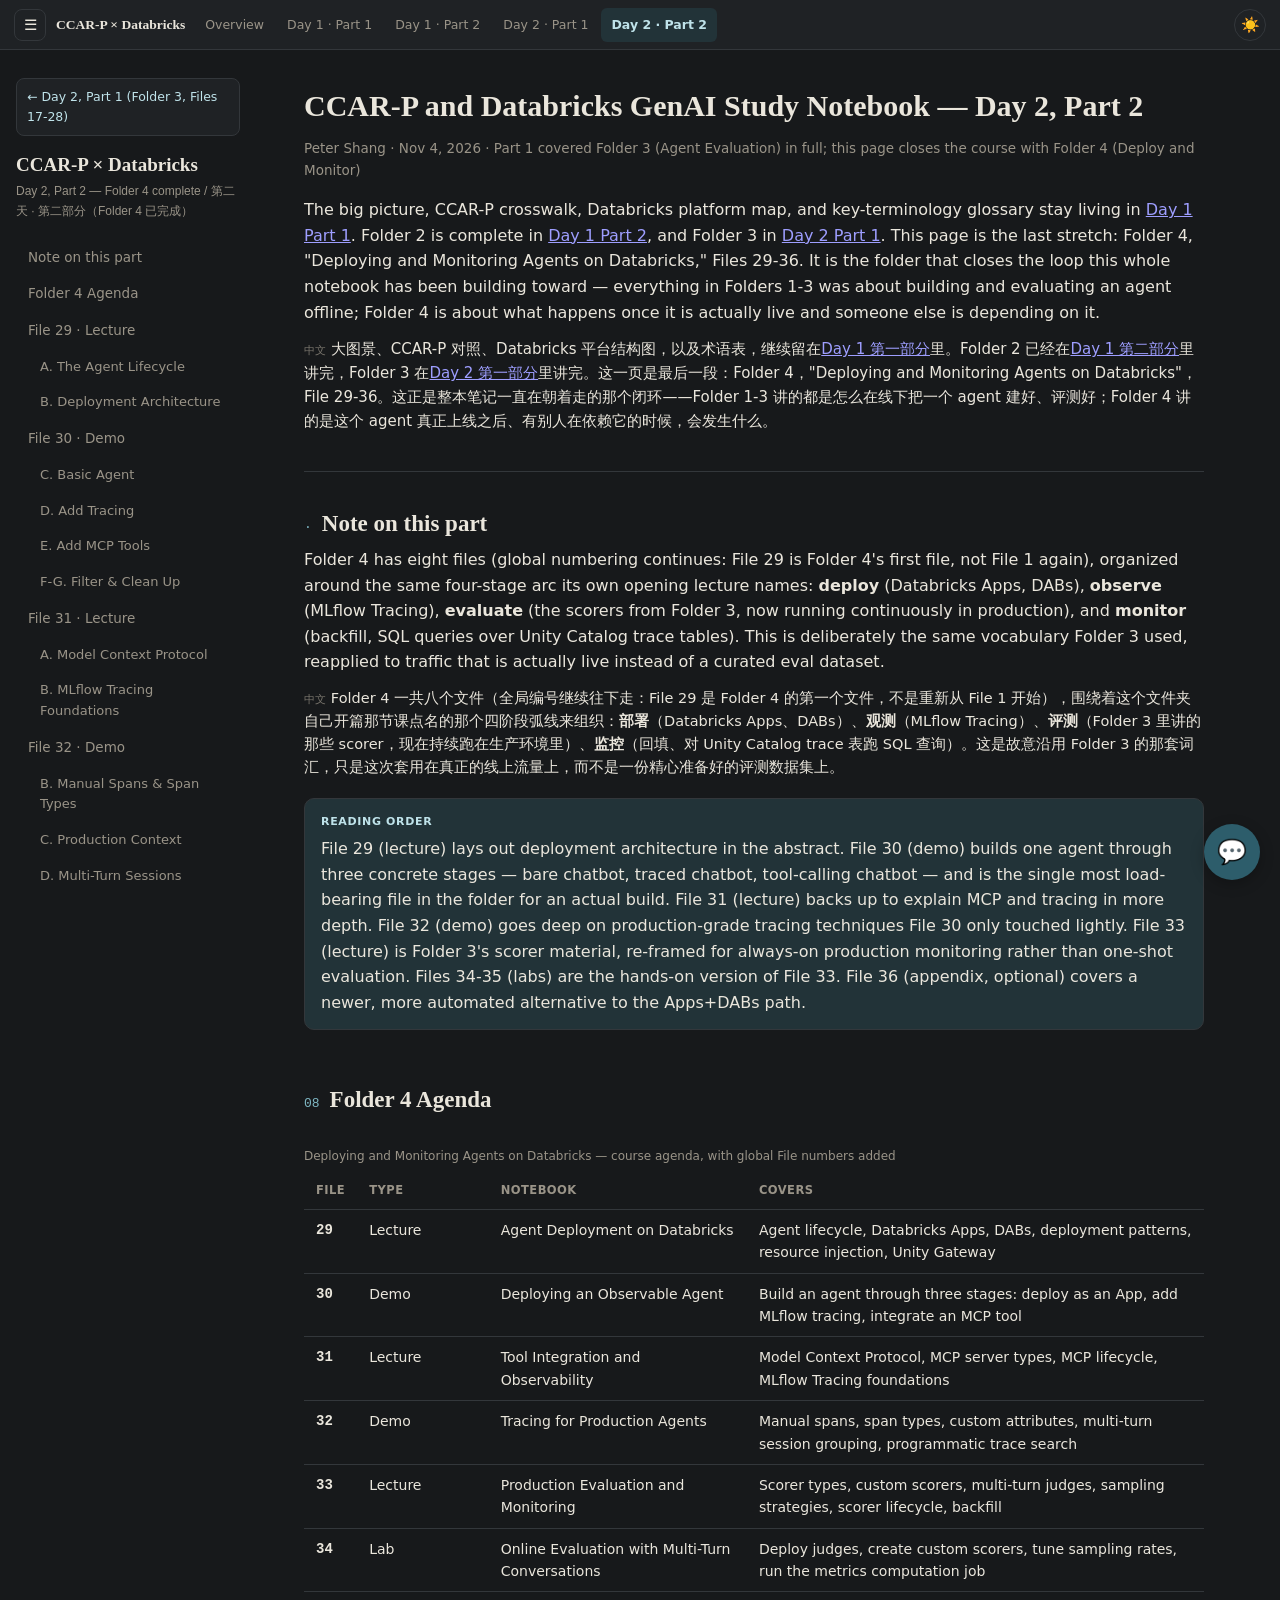
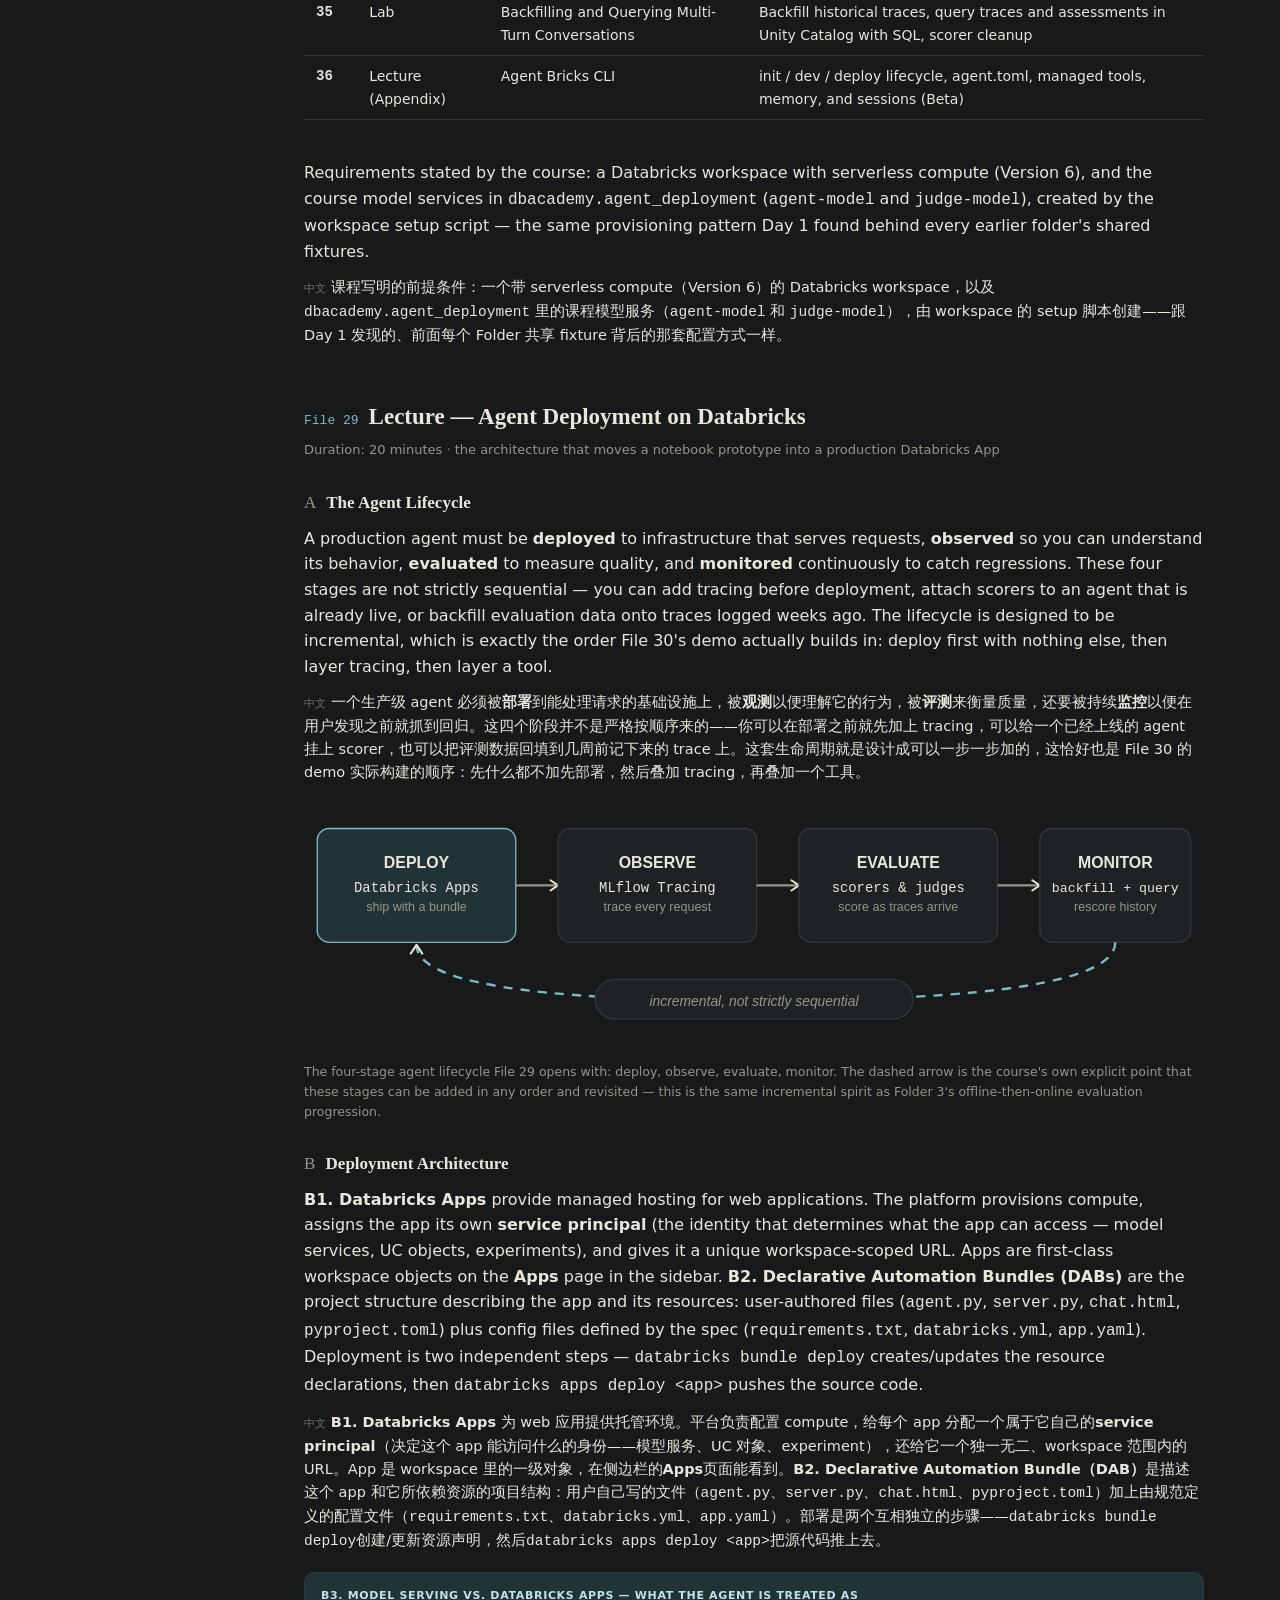
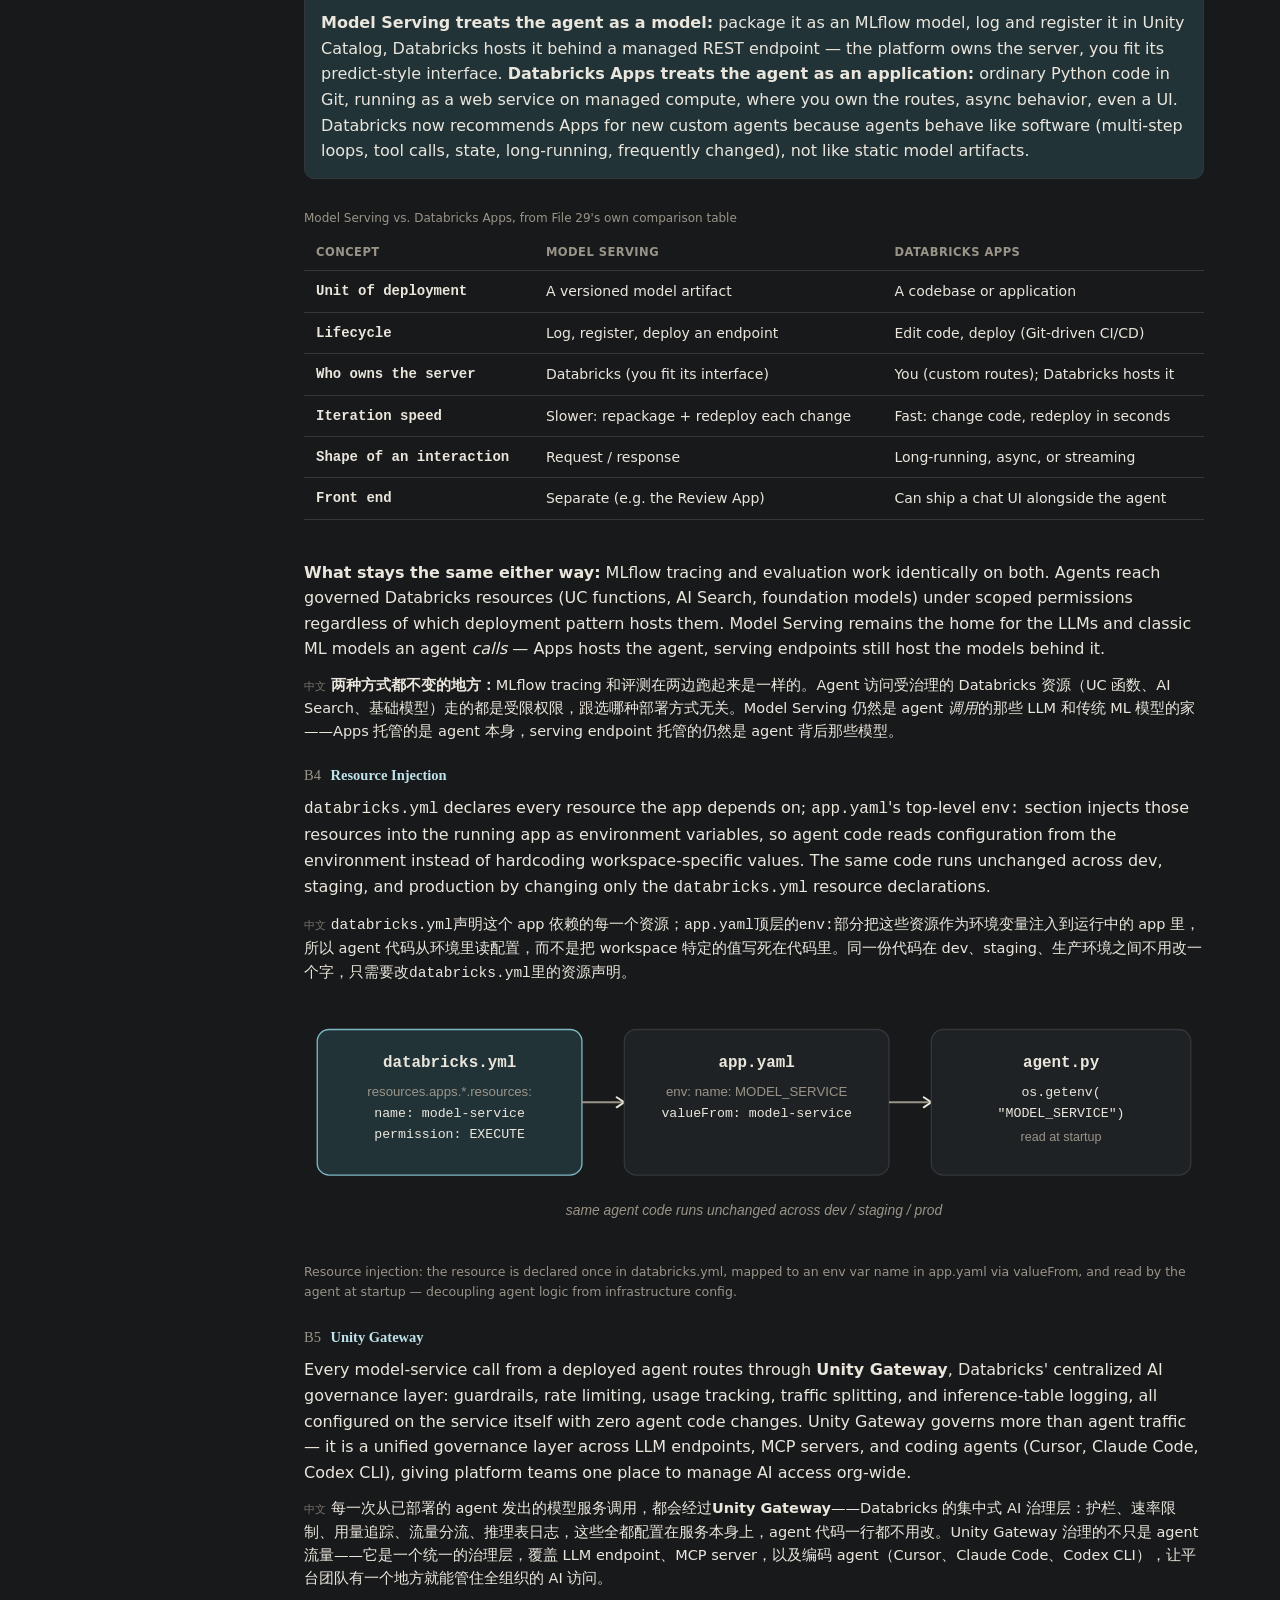
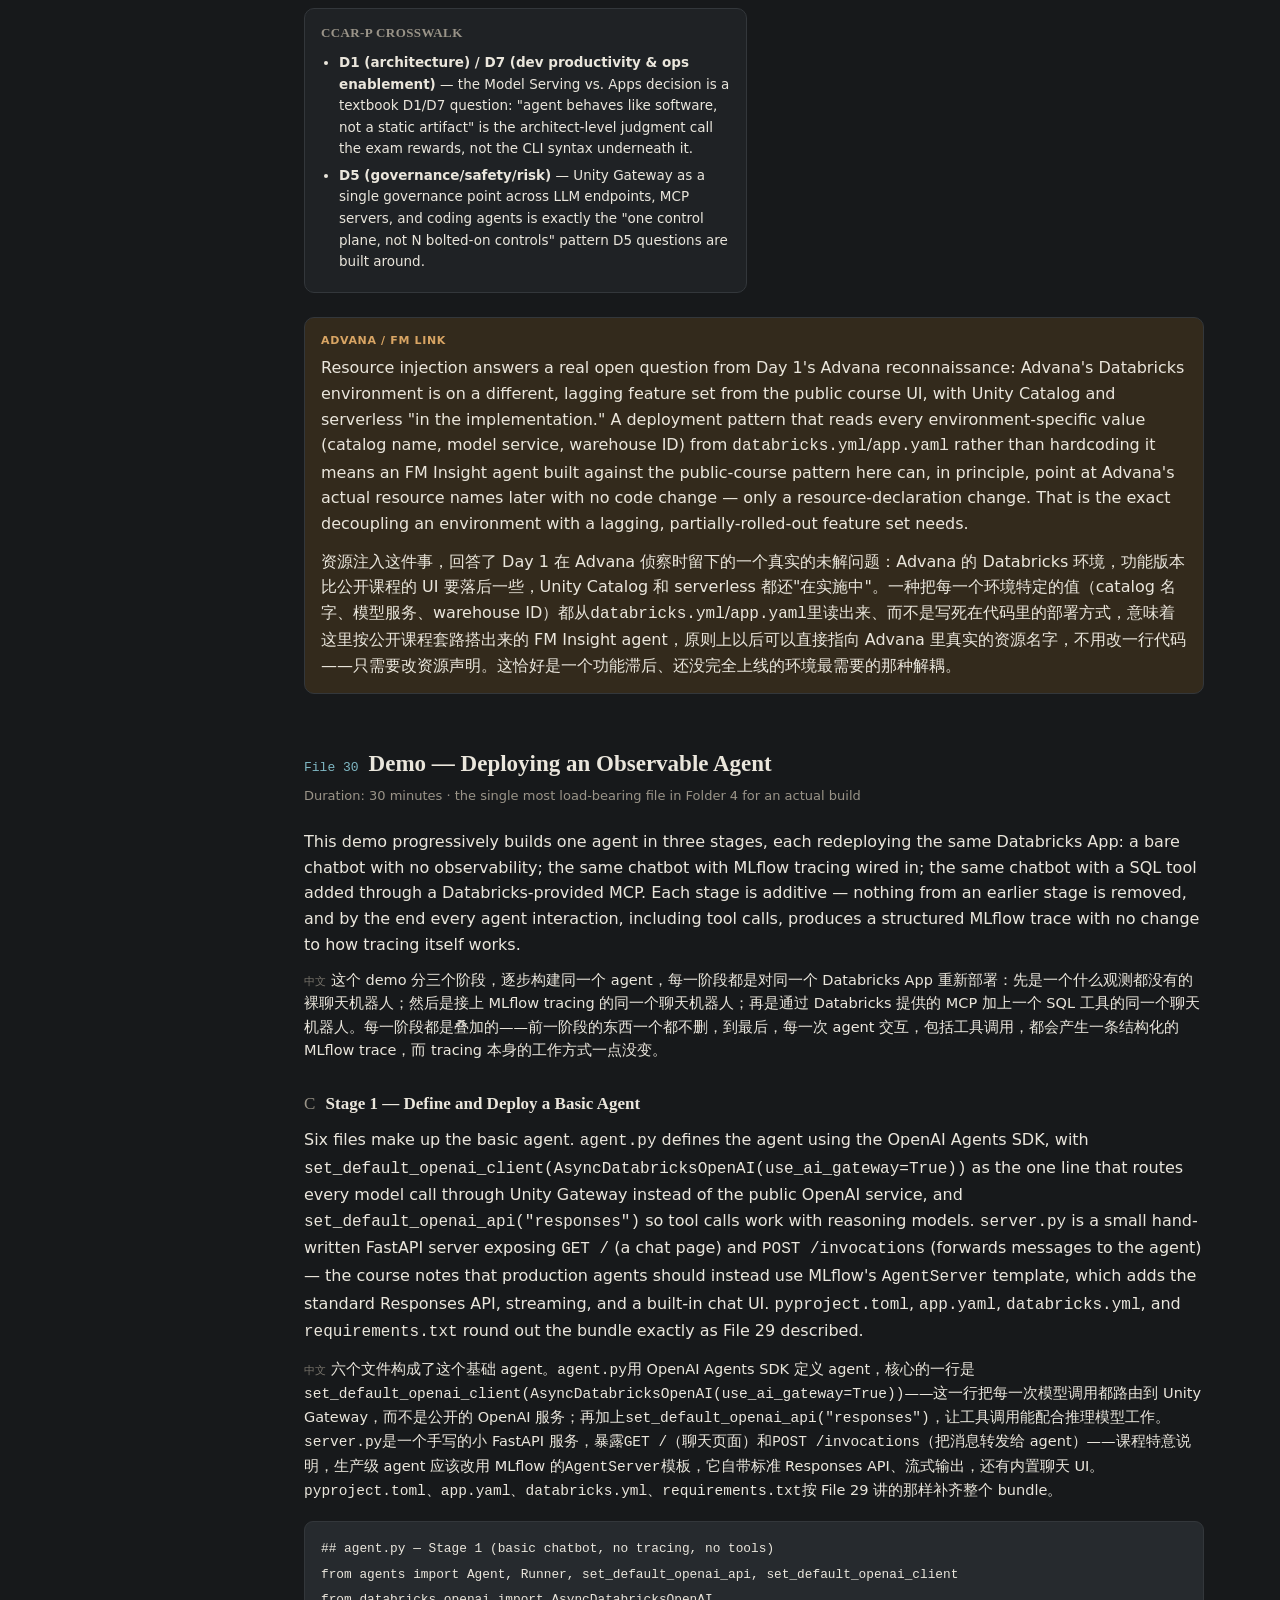
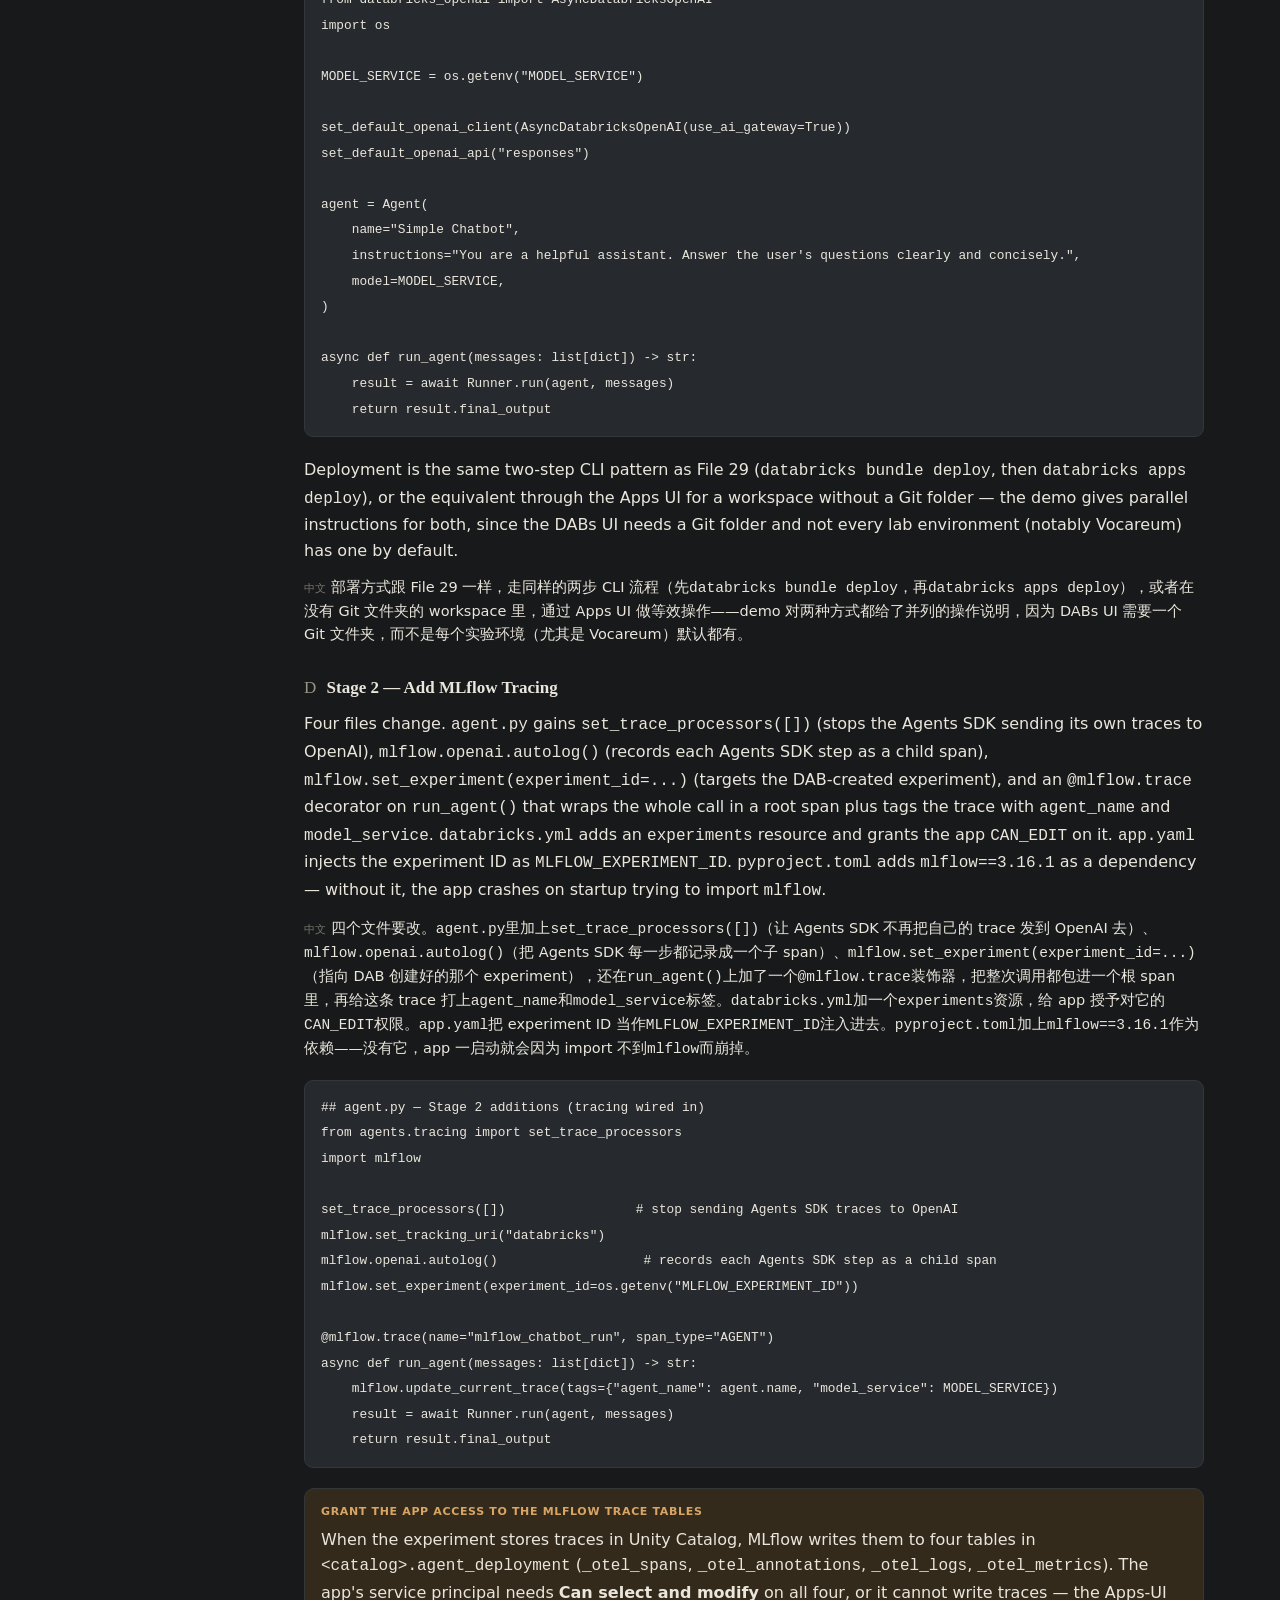
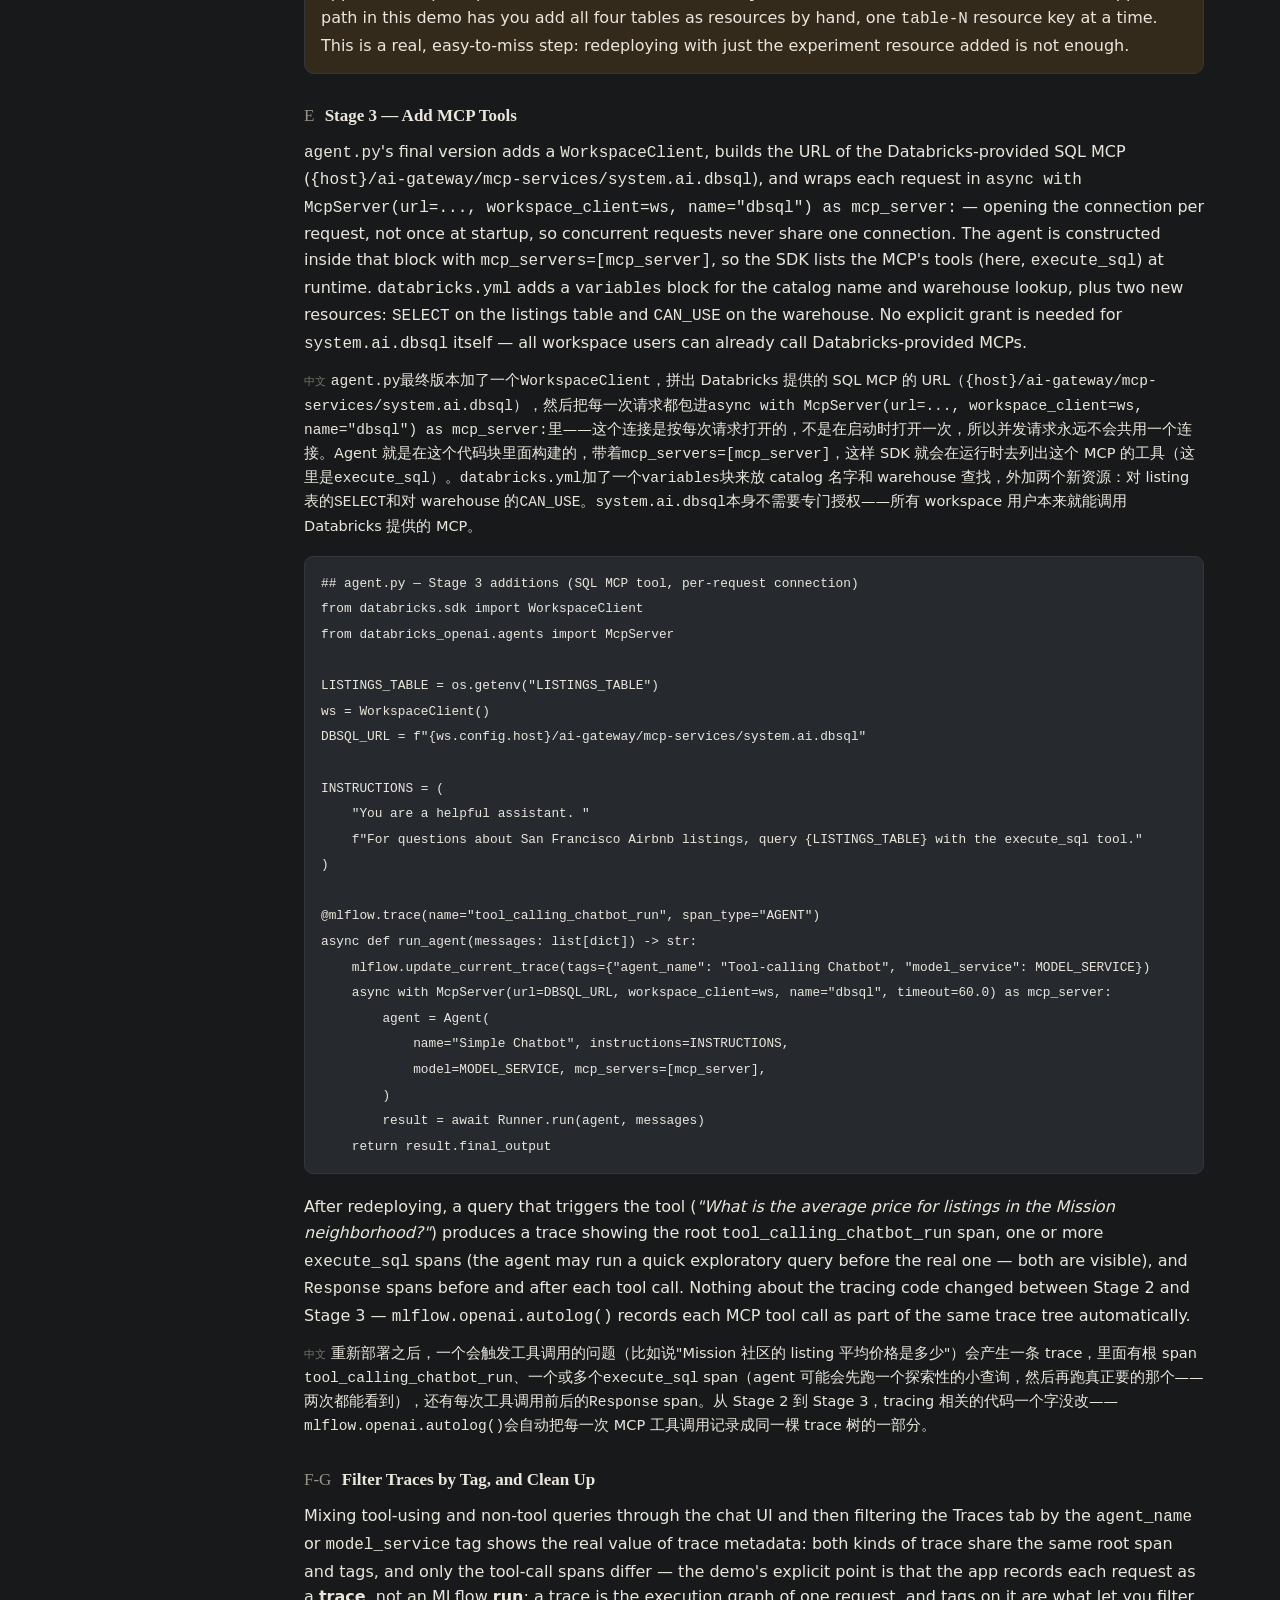
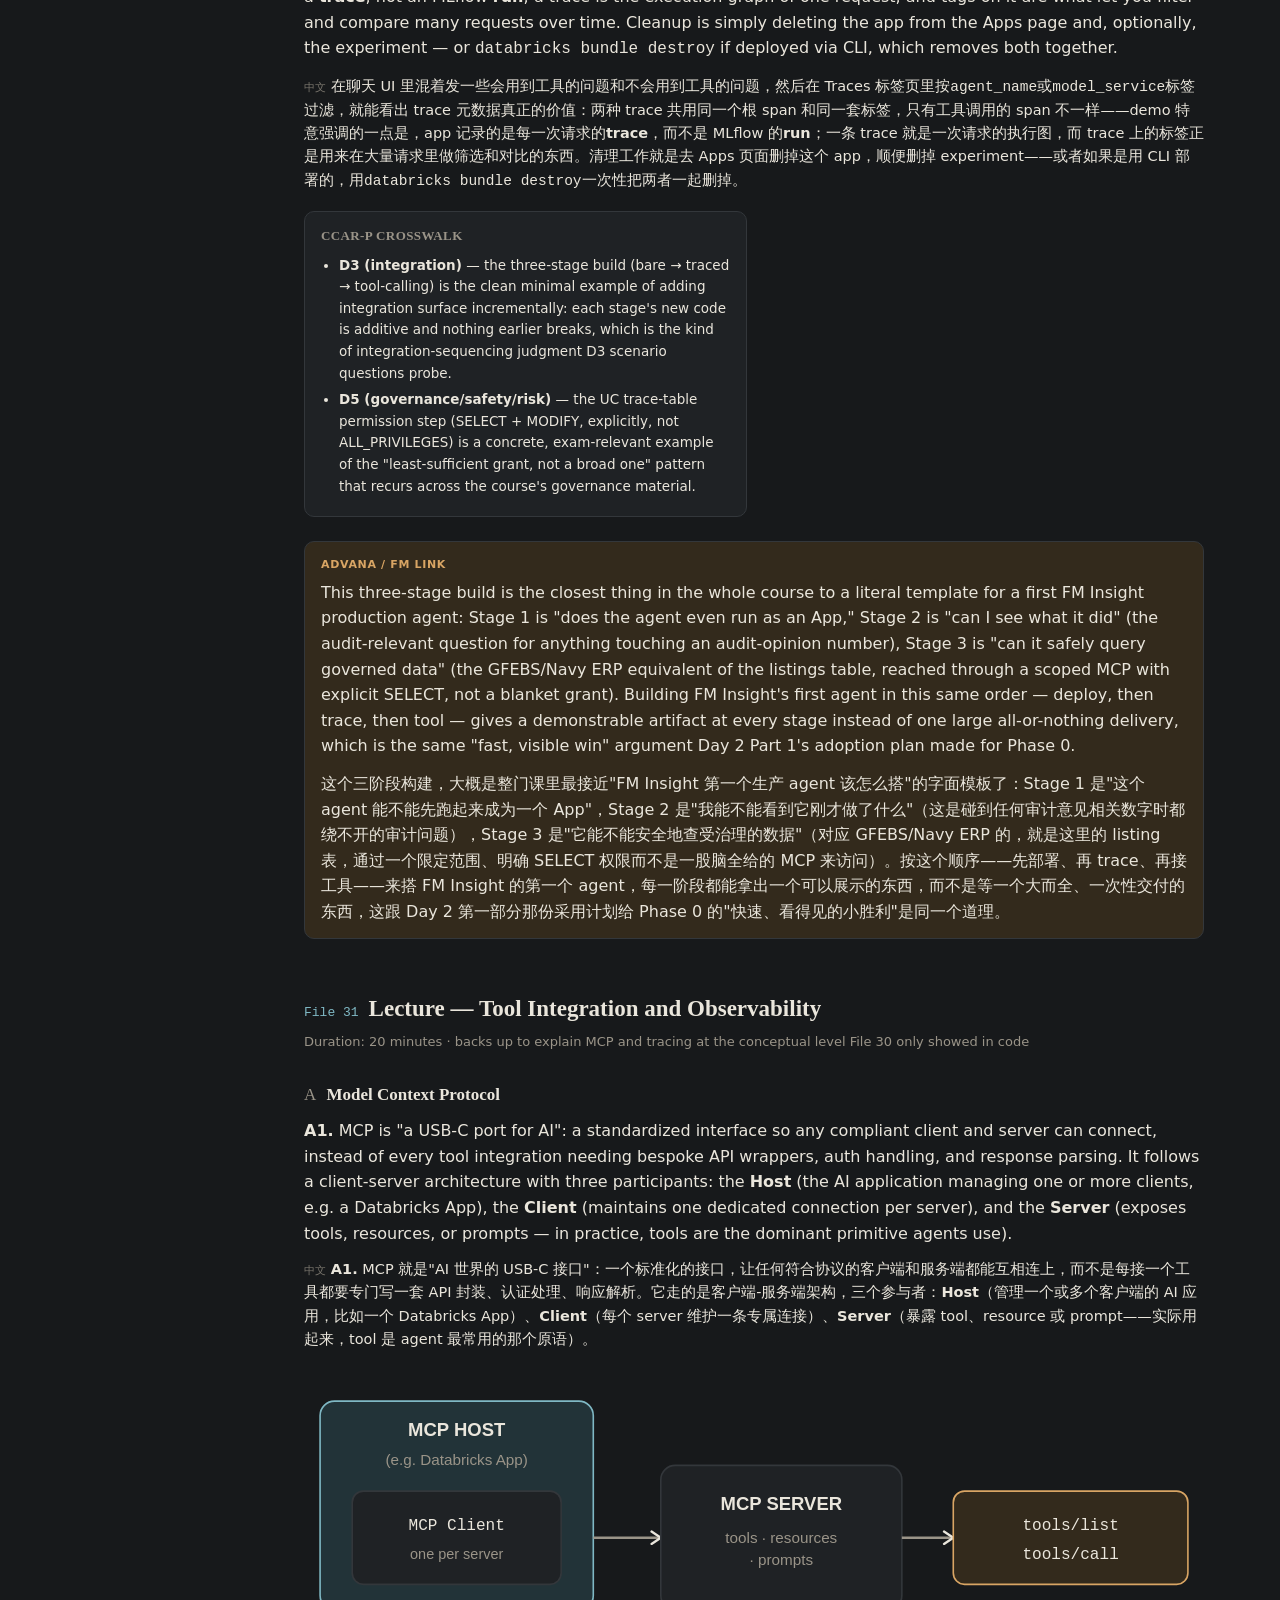
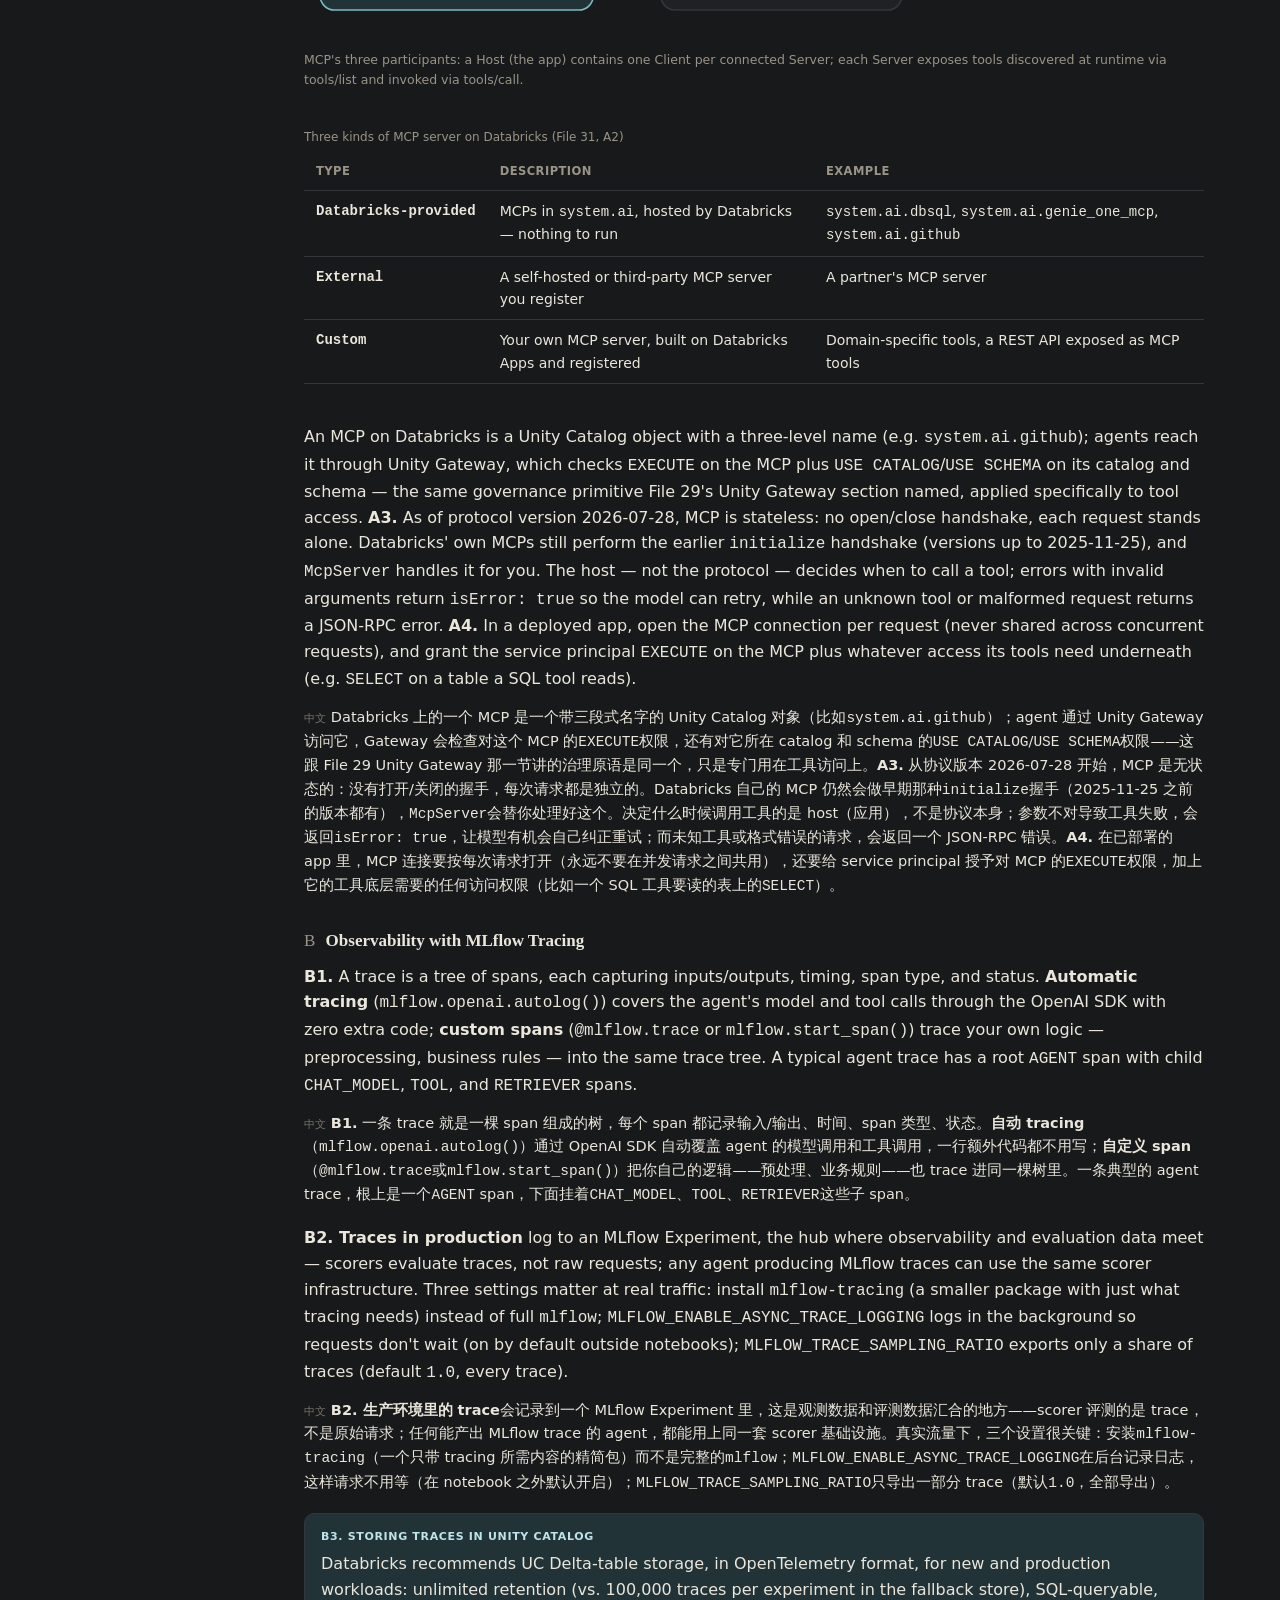
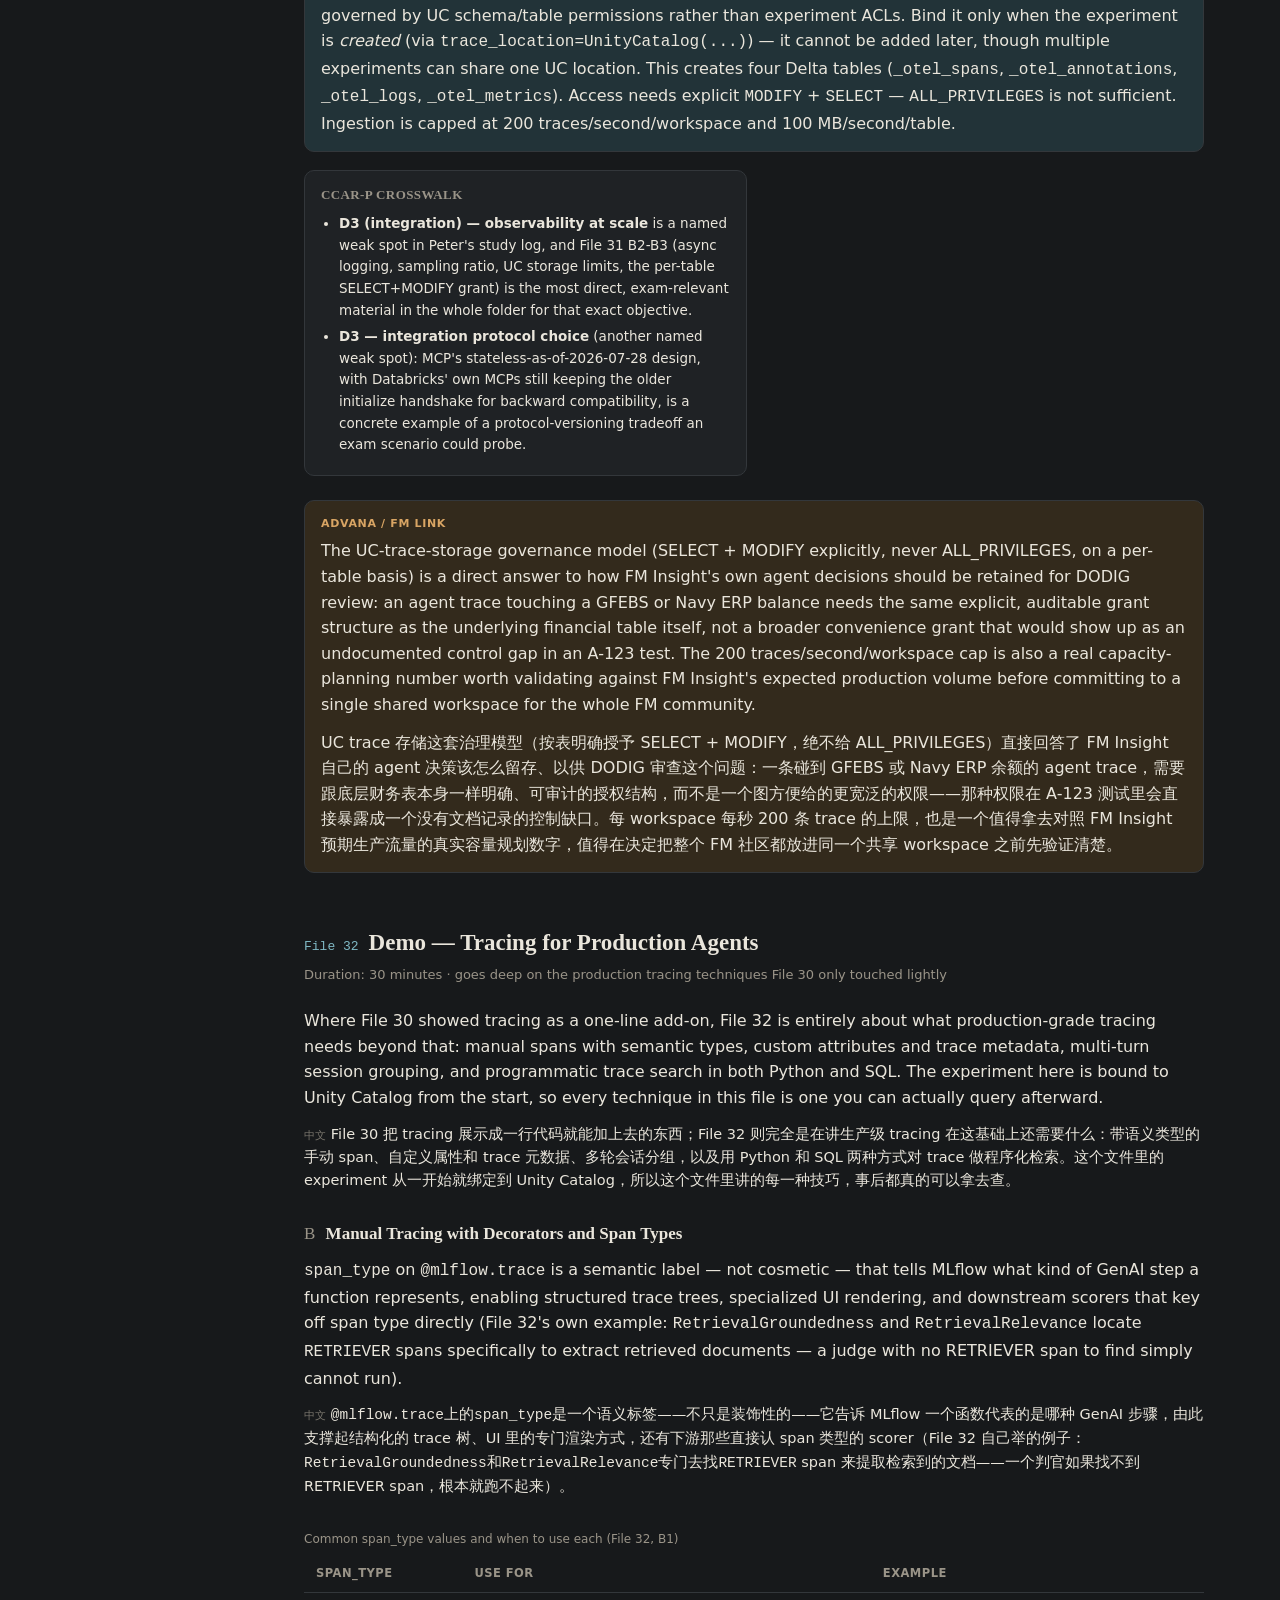
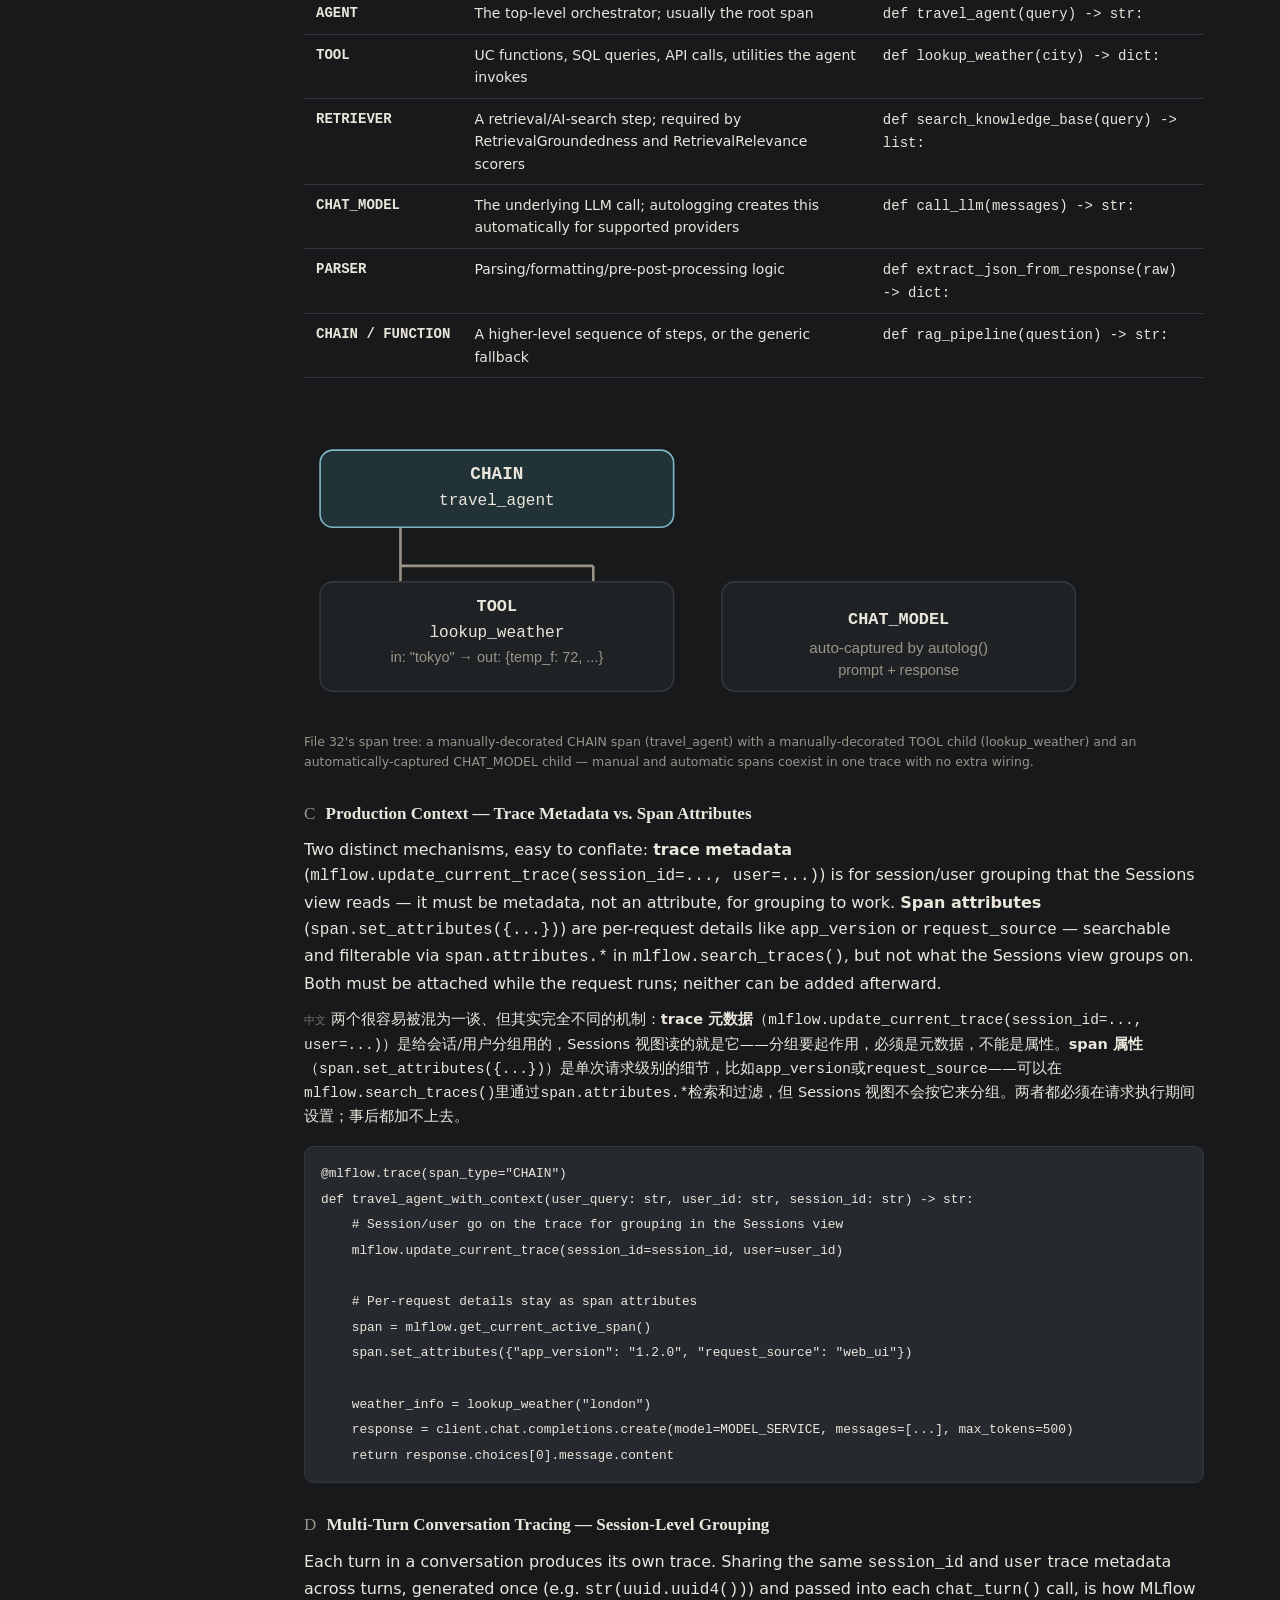
<file: 04-day2-part2.html>
<!doctype html><html><head><script>(function(){try{var t=localStorage.getItem("ccar-theme")||"dark";if(t==="dark")document.documentElement.setAttribute("data-theme","dark");else document.documentElement.setAttribute("data-theme","light");}catch(e){document.documentElement.setAttribute("data-theme","dark");}})();</script><meta charset=utf8><meta name=viewport content="width=device-width,initial-scale=1,viewport-fit=cover"><style>:root{color-scheme:light;box-sizing:border-box;padding-top:env(safe-area-inset-top,0px);padding-bottom:env(safe-area-inset-bottom,0px)}html{scroll-padding-top:env(safe-area-inset-top,0px)}body{margin:0;padding:0;font:14px -apple-system,BlinkMacSystemFont,sans-serif;background:#fff;color:#000}img{max-width:100%}[hidden]:not([hidden=until-found i]){display:none!important}</style><link rel="stylesheet" href="/site-chrome.css">
</head><body>
<meta name="claude:viewport-fit-sides" content="cover">
<link rel="icon" href="/favicon.ico" sizes="any">
<link rel="icon" type="image/png" sizes="32x32" href="/favicon-32x32.png">
<link rel="icon" type="image/png" sizes="16x16" href="/favicon-16x16.png">
<link rel="apple-touch-icon" href="/apple-touch-icon.png">
<link rel="manifest" href="/site.webmanifest">
<title>CCAR-P × Databricks — Day 2 Part 2</title>
<style>
  /* Layout concept: same left rail + single scrolling column as Parts 1-3, carried over verbatim. */
  :root{
    --bg:#f7f4ee; --surface:#ffffff; --surface-2:#f0ebe0;
    --fg:#211f1a; --muted:#6b6557; --border:#e0dbcc;
    --accent:#2d5d6b; --accent-soft:#dfeaec; --accent-strong:#163b47;
    --warn:#8a5a2b; --warn-soft:#f3e6d4;
    --code-bg:#efe9da;
    color-scheme:light;
  }
  @media (prefers-color-scheme: dark){
    :root:not([data-theme="light"]){
      --bg:#17191b; --surface:#1f2225; --surface-2:#262a2e;
      --fg:#eae6dc; --muted:#9a9488; --border:#33373b;
      --accent:#7fb8c4; --accent-soft:#223338; --accent-strong:#bfe3ea;
      --warn:#d9a564; --warn-soft:#332a1c;
      --code-bg:#262a2e;
      color-scheme:dark;
    }
  }
  :root[data-theme="dark"]{
    --bg:#17191b; --surface:#1f2225; --surface-2:#262a2e;
    --fg:#eae6dc; --muted:#9a9488; --border:#33373b;
    --accent:#7fb8c4; --accent-soft:#223338; --accent-strong:#bfe3ea;
    --warn:#d9a564; --warn-soft:#332a1c;
    --code-bg:#262a2e;
    color-scheme:dark;
  }
  *{box-sizing:border-box}
  body{
    margin:0; background:var(--bg); color:var(--fg);
    font-family:'Inter','Noto Sans SC',system-ui,-apple-system,sans-serif;
    font-size:16px; line-height:1.6;
  }
  h1,h2,h3,h4{font-family:'Source Serif 4','Noto Serif SC',Georgia,serif; text-wrap:balance; font-weight:600}
  code,.term,.mono{font-family:'IBM Plex Mono',ui-monospace,Menlo,monospace}

  .shell{
    display:grid; grid-template-columns:240px minmax(0,1fr);
    max-width:1180px; margin:0 auto;
    padding-left:max(16px, env(safe-area-inset-left,0px));
    padding-right:max(16px, env(safe-area-inset-right,0px));
  }
  @media (max-width:860px){ .shell{grid-template-columns:1fr} }

  nav.rail{
    position:sticky; top:env(safe-area-inset-top,0px);
    align-self:start; padding:28px 16px 28px 0;
    max-height:100vh; overflow-y:auto;
  }
  @media (max-width:860px){
    nav.rail{position:static; max-height:none; padding:20px 0 0 0; border-bottom:1px solid var(--border); margin-bottom:8px}
  }
  nav.rail .brand{font-family:'Source Serif 4','Noto Serif SC',serif; font-size:19px; font-weight:700; margin-bottom:2px}
  nav.rail .brand small{display:block; font-family:'Inter','Noto Sans SC',sans-serif; font-size:12px; font-weight:400; color:var(--muted); margin-top:2px}
  nav.rail ul{list-style:none; margin:20px 0 0; padding:0; display:flex; flex-direction:column; gap:3px}
  nav.rail a{
    display:block; color:var(--muted); text-decoration:none; font-size:13.5px;
    padding:6px 10px; border-radius:7px; border-left:2px solid transparent;
  }
  nav.rail a.lvl2{padding-left:22px; font-size:13px}
  nav.rail a.lvl3{padding-left:34px; font-size:12.5px}
  nav.rail a:hover{background:var(--surface-2); color:var(--fg)}
  nav.rail a.current{color:var(--accent-strong); border-left-color:var(--accent); background:var(--accent-soft); font-weight:600}
  nav.rail .status{margin-top:22px; padding:10px 12px; background:var(--surface-2); border-radius:8px; font-size:12px; color:var(--muted)}
  nav.rail .back{display:block; margin-bottom:14px; padding:8px 10px; border:1px solid var(--border); border-radius:8px; font-size:12.5px; color:var(--accent-strong); text-decoration:none; background:var(--surface)}
  nav.rail .back:hover{background:var(--accent-soft)}

  main{min-width:0; padding:28px 0 100px}
  header.masthead{padding:4px 0 26px; border-bottom:1px solid var(--border); margin-bottom:34px}
  header.masthead h1{font-size:30px; margin:0 0 8px}
  header.masthead .byline{font-size:13.5px; color:var(--muted)}
  header.masthead .lede{margin-top:16px; font-size:16px; max-width:640px}
  header.masthead .lede.cn{color:var(--muted); font-size:15px; margin-top:8px}

  section.block{margin-bottom:52px; scroll-margin-top:24px}
  section.block > h2{font-size:23px; display:flex; align-items:baseline; gap:10px; margin-bottom:4px}
  section.block > h2 .num{font-family:'IBM Plex Mono',monospace; font-size:13px; color:var(--accent); font-weight:500}
  section.block > .tag{color:var(--muted); font-size:13px; margin-bottom:22px}

  h3.sub{font-size:17px; margin:28px 0 10px}
  h3.sub .num{color:var(--muted); font-weight:400; margin-right:6px}
  h4.sub3{font-size:14.5px; margin:20px 0 8px; color:var(--accent-strong)}
  h4.sub3 .num{color:var(--muted); font-weight:400; margin-right:6px}

  p{margin:0 0 12px; max-width:68ch}
  p.cn{color:var(--muted); font-size:14.5px; max-width:68ch}
  p.cn::before{content:"中文 "; font-size:11px; letter-spacing:.04em; color:var(--muted); opacity:.75}

  .pair{margin-bottom:18px}

  .callout{
    background:var(--accent-soft); border:1px solid var(--border); border-radius:10px;
    padding:14px 16px; margin:16px 0; max-width:68ch;
  }
  .callout .label{font-size:11px; letter-spacing:.06em; text-transform:uppercase; color:var(--accent-strong); font-weight:600; margin-bottom:6px}
  .callout p:last-child{margin-bottom:0}

  .callout.work{background:var(--warn-soft); border-color:var(--border)}
  .callout.work .label{color:var(--warn)}

  .codeblock{margin:14px 0 20px; max-width:100%}
  .codeblock pre{
    margin:0; padding:14px 16px; overflow-x:auto;
    background:var(--code-bg); border:1px solid var(--border); border-radius:9px;
  }
  .codeblock code{font-size:12.8px; line-height:1.55; color:var(--fg); white-space:pre}

  table{border-collapse:collapse; width:100%; margin:14px 0 20px; font-size:14px}
  caption{text-align:left; font-size:12px; color:var(--muted); margin-bottom:6px}
  th,td{text-align:left; padding:9px 12px; border-bottom:1px solid var(--border); vertical-align:top}
  th{font-size:11.5px; letter-spacing:.04em; text-transform:uppercase; color:var(--muted); font-weight:600}
  td.term{font-weight:600; white-space:nowrap}
  .tablewrap{overflow-x:auto; margin:14px 0 20px}

  .stack-diagram{
    display:flex; flex-direction:column; gap:6px; margin:18px 0 22px; max-width:560px;
  }
  .stack-diagram .layer{
    border:1px solid var(--border); border-radius:9px; padding:11px 14px;
    background:var(--surface); display:flex; justify-content:space-between; align-items:baseline; gap:10px;
  }
  .stack-diagram .layer .name{font-weight:600; font-size:14.5px}
  .stack-diagram .layer .role{color:var(--muted); font-size:12.5px; text-align:right}
  .stack-diagram .layer.gov{border-left:3px solid var(--accent)}
  .stack-diagram .arrow{text-align:center; color:var(--muted); font-size:12px; margin:-2px 0}

  figure.diagram{margin:18px 0 24px; max-width:680px}
  figure.diagram svg{width:100%; height:auto; display:block; color:var(--fg)}
  figure.diagram figcaption{color:var(--muted); font-size:12.5px; margin-top:8px; max-width:68ch}
  .dg-box{fill:var(--surface); stroke:var(--border)}
  .dg-box-hi{fill:var(--accent-soft); stroke:var(--accent)}
  .dg-box-warn{fill:var(--warn-soft); stroke:var(--warn)}
  .dg-line{stroke:var(--muted); fill:none}
  .dg-line-hi{stroke:var(--accent); fill:none}
  .dg-txt{fill:var(--fg); font-family:'Inter','Noto Sans SC',sans-serif}
  .dg-txt-mono{fill:var(--fg); font-family:'IBM Plex Mono',monospace}
  .dg-txt-muted{fill:var(--muted); font-family:'Inter','Noto Sans SC',sans-serif}
  .dg-label{fill:var(--muted); font-family:'Inter','Noto Sans SC',sans-serif}

  .crosswalk{
    display:grid; grid-template-columns:1fr 1fr; gap:14px; margin:18px 0 24px;
  }
  @media (max-width:640px){.crosswalk{grid-template-columns:1fr}}
  .crosswalk .side{background:var(--surface); border:1px solid var(--border); border-radius:10px; padding:14px 16px}
  .crosswalk .side h4{margin:0 0 8px; font-size:13px; letter-spacing:.03em; text-transform:uppercase; color:var(--muted)}
  .crosswalk .side ul{margin:0; padding-left:18px; font-size:13.5px}
  .crosswalk .side li{margin-bottom:5px}

  .pending{
    border:1px dashed var(--border); border-radius:10px; padding:16px 18px; color:var(--muted);
    font-size:13.5px; background:var(--surface-2);
  }

  footer.meta{border-top:1px solid var(--border); padding-top:16px; margin-top:60px; font-size:12px; color:var(--muted)}
</style>

<div class="shell">
  <nav class="rail">
    <a class="back" href="/03-day2-part1">&larr; Day 2, Part 1 (Folder 3, Files 17-28)</a>
    <div class="brand">CCAR-P × Databricks<small>Day 2, Part 2 — Folder 4 complete / 第二天 · 第二部分（Folder 4 已完成）</small></div>
    <ul>
      <li><a href="#p4-note" class="navlink">Note on this part</a></li>
      <li><a href="#agenda4" class="navlink">Folder 4 Agenda</a></li>
      <li><a href="#day2-file29" class="navlink">File 29 · Lecture</a></li>
      <li><a href="#f29-a" class="navlink lvl2">A. The Agent Lifecycle</a></li>
      <li><a href="#f29-b" class="navlink lvl2">B. Deployment Architecture</a></li>
      <li><a href="#day2-file30" class="navlink">File 30 · Demo</a></li>
      <li><a href="#f30-c" class="navlink lvl2">C. Basic Agent</a></li>
      <li><a href="#f30-d" class="navlink lvl2">D. Add Tracing</a></li>
      <li><a href="#f30-e" class="navlink lvl2">E. Add MCP Tools</a></li>
      <li><a href="#f30-f" class="navlink lvl2">F-G. Filter &amp; Clean Up</a></li>
      <li><a href="#day2-file31" class="navlink">File 31 · Lecture</a></li>
      <li><a href="#f31-a" class="navlink lvl2">A. Model Context Protocol</a></li>
      <li><a href="#f31-b" class="navlink lvl2">B. MLflow Tracing Foundations</a></li>
      <li><a href="#day2-file32" class="navlink">File 32 · Demo</a></li>
      <li><a href="#f32-b" class="navlink lvl2">B. Manual Spans &amp; Span Types</a></li>
      <li><a href="#f32-c" class="navlink lvl2">C. Production Context</a></li>
      <li><a href="#f32-d" class="navlink lvl2">D. Multi-Turn Sessions</a></li>
      <li><a href="#f32-e" class="navlink lvl2">E. Search &amp; SQL</a></li>
      <li><a href="#day2-file33" class="navlink">File 33 · Lecture</a></li>
      <li><a href="#f33-a" class="navlink lvl2">A. Scorer Types</a></li>
      <li><a href="#f33-b" class="navlink lvl2">B. Multi-Turn Judges</a></li>
      <li><a href="#f33-c" class="navlink lvl2">C. Online Evaluation</a></li>
      <li><a href="#f33-d" class="navlink lvl2">D. Scorer Management</a></li>
      <li><a href="#f33-e" class="navlink lvl2">E. Backfill &amp; UC Storage</a></li>
      <li><a href="#day2-file34" class="navlink">File 34 · Lab</a></li>
      <li><a href="#day2-file35" class="navlink">File 35 · Lab</a></li>
      <li><a href="#day2-file36" class="navlink">File 36 · Appendix</a></li>
      <li><a href="#day2-synthesis" class="navlink">Folder 4 Complete · Synthesis</a></li>
    </ul>
    <div class="status">Day 2, Part 2 complete — Folder 4 "Deploy and Monitor" fully covered (Files 29-36). The course's four-folder arc (Folders 1-4) is now closed end to end.<br><br>第二天 · 第二部分已完成——Folder 4"Deploy and Monitor"全部覆盖（File 29-36）。整门课的四个 Folder，现在从头到尾全部讲完了。</div>
  </nav>

  <main>
    <header class="masthead">
      <h1>CCAR-P and Databricks GenAI Study Notebook — Day 2, Part 2</h1>
      <div class="byline">Peter Shang · Nov 4, 2026 · Part 1 covered Folder 3 (Agent Evaluation) in full; this page closes the course with Folder 4 (Deploy and Monitor)</div>
      <p class="lede">The big picture, CCAR-P crosswalk, Databricks platform map, and key-terminology glossary stay living in <a href="/01-day1-part1">Day 1 Part 1</a>. Folder 2 is complete in <a href="/02-day1-part2">Day 1 Part 2</a>, and Folder 3 in <a href="/03-day2-part1">Day 2 Part 1</a>. This page is the last stretch: Folder 4, "Deploying and Monitoring Agents on Databricks," Files 29-36. It is the folder that closes the loop this whole notebook has been building toward — everything in Folders 1-3 was about building and evaluating an agent offline; Folder 4 is about what happens once it is actually live and someone else is depending on it.</p>
      <p class="lede cn">大图景、CCAR-P 对照、Databricks 平台结构图，以及术语表，继续留在<a href="/01-day1-part1">Day 1 第一部分</a>里。Folder 2 已经在<a href="/02-day1-part2">Day 1 第二部分</a>里讲完，Folder 3 在<a href="/03-day2-part1">Day 2 第一部分</a>里讲完。这一页是最后一段：Folder 4，"Deploying and Monitoring Agents on Databricks"，File 29-36。这正是整本笔记一直在朝着走的那个闭环——Folder 1-3 讲的都是怎么在线下把一个 agent 建好、评测好；Folder 4 讲的是这个 agent 真正上线之后、有别人在依赖它的时候，会发生什么。</p>
    </header>

    <section class="block" id="p4-note">
      <h2><span class="num">·</span> Note on this part</h2>
      <div class="pair">
        <p>Folder 4 has eight files (global numbering continues: File 29 is Folder 4's first file, not File 1 again), organized around the same four-stage arc its own opening lecture names: <strong>deploy</strong> (Databricks Apps, DABs), <strong>observe</strong> (MLflow Tracing), <strong>evaluate</strong> (the scorers from Folder 3, now running continuously in production), and <strong>monitor</strong> (backfill, SQL queries over Unity Catalog trace tables). This is deliberately the same vocabulary Folder 3 used, reapplied to traffic that is actually live instead of a curated eval dataset.</p>
        <p class="cn">Folder 4 一共八个文件（全局编号继续往下走：File 29 是 Folder 4 的第一个文件，不是重新从 File 1 开始），围绕着这个文件夹自己开篇那节课点名的那个四阶段弧线来组织：<strong>部署</strong>（Databricks Apps、DABs）、<strong>观测</strong>（MLflow Tracing）、<strong>评测</strong>（Folder 3 里讲的那些 scorer，现在持续跑在生产环境里）、<strong>监控</strong>（回填、对 Unity Catalog trace 表跑 SQL 查询）。这是故意沿用 Folder 3 的那套词汇，只是这次套用在真正的线上流量上，而不是一份精心准备好的评测数据集上。</p>
      </div>
      <div class="callout">
        <div class="label">Reading order</div>
        <p>File 29 (lecture) lays out deployment architecture in the abstract. File 30 (demo) builds one agent through three concrete stages — bare chatbot, traced chatbot, tool-calling chatbot — and is the single most load-bearing file in the folder for an actual build. File 31 (lecture) backs up to explain MCP and tracing in more depth. File 32 (demo) goes deep on production-grade tracing techniques File 30 only touched lightly. File 33 (lecture) is Folder 3's scorer material, re-framed for always-on production monitoring rather than one-shot evaluation. Files 34-35 (labs) are the hands-on version of File 33. File 36 (appendix, optional) covers a newer, more automated alternative to the Apps+DABs path.</p>
      </div>
    </section>

    <section class="block" id="agenda4">
      <h2><span class="num">08</span> Folder 4 Agenda</h2>
      <div class="tablewrap">
        <table>
          <caption>Deploying and Monitoring Agents on Databricks — course agenda, with global File numbers added</caption>
          <thead><tr><th>File</th><th>Type</th><th>Notebook</th><th>Covers</th></tr></thead>
          <tbody>
            <tr><td class="term">29</td><td>Lecture</td><td>Agent Deployment on Databricks</td><td>Agent lifecycle, Databricks Apps, DABs, deployment patterns, resource injection, Unity Gateway</td></tr>
            <tr><td class="term">30</td><td>Demo</td><td>Deploying an Observable Agent</td><td>Build an agent through three stages: deploy as an App, add MLflow tracing, integrate an MCP tool</td></tr>
            <tr><td class="term">31</td><td>Lecture</td><td>Tool Integration and Observability</td><td>Model Context Protocol, MCP server types, MCP lifecycle, MLflow Tracing foundations</td></tr>
            <tr><td class="term">32</td><td>Demo</td><td>Tracing for Production Agents</td><td>Manual spans, span types, custom attributes, multi-turn session grouping, programmatic trace search</td></tr>
            <tr><td class="term">33</td><td>Lecture</td><td>Production Evaluation and Monitoring</td><td>Scorer types, custom scorers, multi-turn judges, sampling strategies, scorer lifecycle, backfill</td></tr>
            <tr><td class="term">34</td><td>Lab</td><td>Online Evaluation with Multi-Turn Conversations</td><td>Deploy judges, create custom scorers, tune sampling rates, run the metrics computation job</td></tr>
            <tr><td class="term">35</td><td>Lab</td><td>Backfilling and Querying Multi-Turn Conversations</td><td>Backfill historical traces, query traces and assessments in Unity Catalog with SQL, scorer cleanup</td></tr>
            <tr><td class="term">36</td><td>Lecture (Appendix)</td><td>Agent Bricks CLI</td><td>init / dev / deploy lifecycle, agent.toml, managed tools, memory, and sessions (Beta)</td></tr>
          </tbody>
        </table>
      </div>
      <div class="pair">
        <p>Requirements stated by the course: a Databricks workspace with serverless compute (Version 6), and the course model services in <code>dbacademy.agent_deployment</code> (<code>agent-model</code> and <code>judge-model</code>), created by the workspace setup script — the same provisioning pattern Day 1 found behind every earlier folder's shared fixtures.</p>
        <p class="cn">课程写明的前提条件：一个带 serverless compute（Version 6）的 Databricks workspace，以及 <code>dbacademy.agent_deployment</code> 里的课程模型服务（<code>agent-model</code> 和 <code>judge-model</code>），由 workspace 的 setup 脚本创建——跟 Day 1 发现的、前面每个 Folder 共享 fixture 背后的那套配置方式一样。</p>
      </div>
    </section>

    <section class="block" id="day2-file29">
      <h2><span class="num">File 29</span> Lecture — Agent Deployment on Databricks</h2>
      <div class="tag">Duration: 20 minutes · the architecture that moves a notebook prototype into a production Databricks App</div>

      <h3 class="sub" id="f29-a"><span class="num">A</span> The Agent Lifecycle</h3>
      <div class="pair">
        <p>A production agent must be <strong>deployed</strong> to infrastructure that serves requests, <strong>observed</strong> so you can understand its behavior, <strong>evaluated</strong> to measure quality, and <strong>monitored</strong> continuously to catch regressions. These four stages are not strictly sequential — you can add tracing before deployment, attach scorers to an agent that is already live, or backfill evaluation data onto traces logged weeks ago. The lifecycle is designed to be incremental, which is exactly the order File 30's demo actually builds in: deploy first with nothing else, then layer tracing, then layer a tool.</p>
        <p class="cn">一个生产级 agent 必须被<strong>部署</strong>到能处理请求的基础设施上，被<strong>观测</strong>以便理解它的行为，被<strong>评测</strong>来衡量质量，还要被持续<strong>监控</strong>以便在用户发现之前就抓到回归。这四个阶段并不是严格按顺序来的——你可以在部署之前就先加上 tracing，可以给一个已经上线的 agent 挂上 scorer，也可以把评测数据回填到几周前记下来的 trace 上。这套生命周期就是设计成可以一步一步加的，这恰好也是 File 30 的 demo 实际构建的顺序：先什么都不加先部署，然后叠加 tracing，再叠加一个工具。</p>
      </div>

      <figure class="diagram">
        <svg viewBox="0 0 680 190" role="img" aria-label="The agent lifecycle on Databricks, four stages in sequence: Deploy with Databricks Apps, Observe with MLflow Tracing, Evaluate with scorers and judges, Monitor with backfill and SQL queries over Unity Catalog, with a dashed return arrow showing the cycle is incremental not strictly sequential.">
          <defs>
            <marker id="arrH1" viewBox="0 0 10 10" refX="8" refY="5" markerWidth="6" markerHeight="6" orient="auto-start-reverse">
              <path d="M2 1L8 5L2 9" fill="none" stroke="currentColor" stroke-width="1.5" stroke-linecap="round" stroke-linejoin="round"/>
            </marker>
          </defs>
          <rect x="10" y="20" width="150" height="86" rx="9" class="dg-box-hi"/>
          <text x="85" y="50" text-anchor="middle" class="dg-txt" font-size="12" font-weight="700">DEPLOY</text>
          <text x="85" y="68" text-anchor="middle" class="dg-txt-mono" font-size="10.5">Databricks Apps</text>
          <text x="85" y="82" text-anchor="middle" class="dg-txt-muted" font-size="9.5">ship with a bundle</text>
          <path d="M160 63 L192 63" class="dg-line" stroke-width="1.6" marker-end="url(#arrH1)"/>

          <rect x="192" y="20" width="150" height="86" rx="9" class="dg-box"/>
          <text x="267" y="50" text-anchor="middle" class="dg-txt" font-size="12" font-weight="700">OBSERVE</text>
          <text x="267" y="68" text-anchor="middle" class="dg-txt-mono" font-size="10.5">MLflow Tracing</text>
          <text x="267" y="82" text-anchor="middle" class="dg-txt-muted" font-size="9.5">trace every request</text>
          <path d="M342 63 L374 63" class="dg-line" stroke-width="1.6" marker-end="url(#arrH1)"/>

          <rect x="374" y="20" width="150" height="86" rx="9" class="dg-box"/>
          <text x="449" y="50" text-anchor="middle" class="dg-txt" font-size="12" font-weight="700">EVALUATE</text>
          <text x="449" y="68" text-anchor="middle" class="dg-txt-mono" font-size="10.5">scorers &amp; judges</text>
          <text x="449" y="82" text-anchor="middle" class="dg-txt-muted" font-size="9.5">score as traces arrive</text>
          <path d="M524 63 L556 63" class="dg-line" stroke-width="1.6" marker-end="url(#arrH1)"/>

          <rect x="556" y="20" width="114" height="86" rx="9" class="dg-box"/>
          <text x="613" y="50" text-anchor="middle" class="dg-txt" font-size="12" font-weight="700">MONITOR</text>
          <text x="613" y="68" text-anchor="middle" class="dg-txt-mono" font-size="10" font-size="9.5">backfill + query</text>
          <text x="613" y="82" text-anchor="middle" class="dg-txt-muted" font-size="9.5">rescore history</text>

          <path d="M613 106 Q613 150 340 150 Q85 150 85 108" fill="none" class="dg-line-hi" stroke-width="1.8" stroke-dasharray="7 6" marker-end="url(#arrH1)"/>
          <rect x="220" y="134" width="240" height="30" rx="15" class="dg-box"/>
          <text x="340" y="154" text-anchor="middle" class="dg-label" font-size="10.5" font-style="italic">incremental, not strictly sequential</text>
        </svg>
        <figcaption>The four-stage agent lifecycle File 29 opens with: deploy, observe, evaluate, monitor. The dashed arrow is the course's own explicit point that these stages can be added in any order and revisited — this is the same incremental spirit as Folder 3's offline-then-online evaluation progression.</figcaption>
      </figure>

      <h3 class="sub" id="f29-b"><span class="num">B</span> Deployment Architecture</h3>
      <div class="pair">
        <p><strong>B1. Databricks Apps</strong> provide managed hosting for web applications. The platform provisions compute, assigns the app its own <strong>service principal</strong> (the identity that determines what the app can access — model services, UC objects, experiments), and gives it a unique workspace-scoped URL. Apps are first-class workspace objects on the <strong>Apps</strong> page in the sidebar. <strong>B2. Declarative Automation Bundles (DABs)</strong> are the project structure describing the app and its resources: user-authored files (<code>agent.py</code>, <code>server.py</code>, <code>chat.html</code>, <code>pyproject.toml</code>) plus config files defined by the spec (<code>requirements.txt</code>, <code>databricks.yml</code>, <code>app.yaml</code>). Deployment is two independent steps — <code>databricks bundle deploy</code> creates/updates the resource declarations, then <code>databricks apps deploy &lt;app&gt;</code> pushes the source code.</p>
        <p class="cn"><strong>B1. Databricks Apps</strong> 为 web 应用提供托管环境。平台负责配置 compute，给每个 app 分配一个属于它自己的<strong>service principal</strong>（决定这个 app 能访问什么的身份——模型服务、UC 对象、experiment），还给它一个独一无二、workspace 范围内的 URL。App 是 workspace 里的一级对象，在侧边栏的<strong>Apps</strong>页面能看到。<strong>B2. Declarative Automation Bundle（DAB）</strong>是描述这个 app 和它所依赖资源的项目结构：用户自己写的文件（<code>agent.py</code>、<code>server.py</code>、<code>chat.html</code>、<code>pyproject.toml</code>）加上由规范定义的配置文件（<code>requirements.txt</code>、<code>databricks.yml</code>、<code>app.yaml</code>）。部署是两个互相独立的步骤——<code>databricks bundle deploy</code>创建/更新资源声明，然后<code>databricks apps deploy &lt;app&gt;</code>把源代码推上去。</p>
      </div>

      <div class="callout">
        <div class="label">B3. Model Serving vs. Databricks Apps — what the agent is treated as</div>
        <p><strong>Model Serving treats the agent as a model:</strong> package it as an MLflow model, log and register it in Unity Catalog, Databricks hosts it behind a managed REST endpoint — the platform owns the server, you fit its predict-style interface. <strong>Databricks Apps treats the agent as an application:</strong> ordinary Python code in Git, running as a web service on managed compute, where you own the routes, async behavior, even a UI. Databricks now recommends Apps for new custom agents because agents behave like software (multi-step loops, tool calls, state, long-running, frequently changed), not like static model artifacts.</p>
      </div>
      <div class="tablewrap">
        <table>
          <caption>Model Serving vs. Databricks Apps, from File 29's own comparison table</caption>
          <thead><tr><th>Concept</th><th>Model Serving</th><th>Databricks Apps</th></tr></thead>
          <tbody>
            <tr><td class="term">Unit of deployment</td><td>A versioned model artifact</td><td>A codebase or application</td></tr>
            <tr><td class="term">Lifecycle</td><td>Log, register, deploy an endpoint</td><td>Edit code, deploy (Git-driven CI/CD)</td></tr>
            <tr><td class="term">Who owns the server</td><td>Databricks (you fit its interface)</td><td>You (custom routes); Databricks hosts it</td></tr>
            <tr><td class="term">Iteration speed</td><td>Slower: repackage + redeploy each change</td><td>Fast: change code, redeploy in seconds</td></tr>
            <tr><td class="term">Shape of an interaction</td><td>Request / response</td><td>Long-running, async, or streaming</td></tr>
            <tr><td class="term">Front end</td><td>Separate (e.g. the Review App)</td><td>Can ship a chat UI alongside the agent</td></tr>
          </tbody>
        </table>
      </div>
      <div class="pair">
        <p><strong>What stays the same either way:</strong> MLflow tracing and evaluation work identically on both. Agents reach governed Databricks resources (UC functions, AI Search, foundation models) under scoped permissions regardless of which deployment pattern hosts them. Model Serving remains the home for the LLMs and classic ML models an agent <em>calls</em> — Apps hosts the agent, serving endpoints still host the models behind it.</p>
        <p class="cn"><strong>两种方式都不变的地方：</strong>MLflow tracing 和评测在两边跑起来是一样的。Agent 访问受治理的 Databricks 资源（UC 函数、AI Search、基础模型）走的都是受限权限，跟选哪种部署方式无关。Model Serving 仍然是 agent <em>调用</em>的那些 LLM 和传统 ML 模型的家——Apps 托管的是 agent 本身，serving endpoint 托管的仍然是 agent 背后那些模型。</p>
      </div>

      <h4 class="sub3"><span class="num">B4</span> Resource Injection</h4>
      <div class="pair">
        <p><code>databricks.yml</code> declares every resource the app depends on; <code>app.yaml</code>'s top-level <code>env:</code> section injects those resources into the running app as environment variables, so agent code reads configuration from the environment instead of hardcoding workspace-specific values. The same code runs unchanged across dev, staging, and production by changing only the <code>databricks.yml</code> resource declarations.</p>
        <p class="cn"><code>databricks.yml</code>声明这个 app 依赖的每一个资源；<code>app.yaml</code>顶层的<code>env:</code>部分把这些资源作为环境变量注入到运行中的 app 里，所以 agent 代码从环境里读配置，而不是把 workspace 特定的值写死在代码里。同一份代码在 dev、staging、生产环境之间不用改一个字，只需要改<code>databricks.yml</code>里的资源声明。</p>
      </div>

      <figure class="diagram">
        <svg viewBox="0 0 680 190" role="img" aria-label="Resource injection flow: databricks.yml declares a resource such as a model service, app.yaml maps it to an environment variable name with valueFrom, and agent code reads that environment variable with os.environ at startup.">
          <defs>
            <marker id="arrH2" viewBox="0 0 10 10" refX="8" refY="5" markerWidth="6" markerHeight="6" orient="auto-start-reverse">
              <path d="M2 1L8 5L2 9" fill="none" stroke="currentColor" stroke-width="1.5" stroke-linecap="round" stroke-linejoin="round"/>
            </marker>
          </defs>
          <rect x="10" y="20" width="200" height="110" rx="9" class="dg-box-hi"/>
          <text x="110" y="48" text-anchor="middle" class="dg-txt-mono" font-size="12" font-weight="700">databricks.yml</text>
          <text x="110" y="70" text-anchor="middle" class="dg-txt-muted" font-size="10">resources.apps.*.resources:</text>
          <text x="110" y="86" text-anchor="middle" class="dg-txt-mono" font-size="10">name: model-service</text>
          <text x="110" y="102" text-anchor="middle" class="dg-txt-mono" font-size="10">permission: EXECUTE</text>
          <path d="M210 75 L242 75" class="dg-line" stroke-width="1.6" marker-end="url(#arrH2)"/>

          <rect x="242" y="20" width="200" height="110" rx="9" class="dg-box"/>
          <text x="342" y="48" text-anchor="middle" class="dg-txt-mono" font-size="12" font-weight="700">app.yaml</text>
          <text x="342" y="70" text-anchor="middle" class="dg-txt-muted" font-size="10">env: name: MODEL_SERVICE</text>
          <text x="342" y="86" text-anchor="middle" class="dg-txt-mono" font-size="10">valueFrom: model-service</text>
          <path d="M442 75 L474 75" class="dg-line" stroke-width="1.6" marker-end="url(#arrH2)"/>

          <rect x="474" y="20" width="196" height="110" rx="9" class="dg-box"/>
          <text x="572" y="48" text-anchor="middle" class="dg-txt-mono" font-size="12" font-weight="700">agent.py</text>
          <text x="572" y="70" text-anchor="middle" class="dg-txt-mono" font-size="10">os.getenv(</text>
          <text x="572" y="86" text-anchor="middle" class="dg-txt-mono" font-size="10">"MODEL_SERVICE")</text>
          <text x="572" y="104" text-anchor="middle" class="dg-txt-muted" font-size="9.5">read at startup</text>

          <text x="340" y="160" text-anchor="middle" class="dg-label" font-size="10.5" font-style="italic">same agent code runs unchanged across dev / staging / prod</text>
        </svg>
        <figcaption>Resource injection: the resource is declared once in databricks.yml, mapped to an env var name in app.yaml via valueFrom, and read by the agent at startup — decoupling agent logic from infrastructure config.</figcaption>
      </figure>

      <h4 class="sub3"><span class="num">B5</span> Unity Gateway</h4>
      <div class="pair">
        <p>Every model-service call from a deployed agent routes through <strong>Unity Gateway</strong>, Databricks' centralized AI governance layer: guardrails, rate limiting, usage tracking, traffic splitting, and inference-table logging, all configured on the service itself with zero agent code changes. Unity Gateway governs more than agent traffic — it is a unified governance layer across LLM endpoints, MCP servers, and coding agents (Cursor, Claude Code, Codex CLI), giving platform teams one place to manage AI access org-wide.</p>
        <p class="cn">每一次从已部署的 agent 发出的模型服务调用，都会经过<strong>Unity Gateway</strong>——Databricks 的集中式 AI 治理层：护栏、速率限制、用量追踪、流量分流、推理表日志，这些全都配置在服务本身上，agent 代码一行都不用改。Unity Gateway 治理的不只是 agent 流量——它是一个统一的治理层，覆盖 LLM endpoint、MCP server，以及编码 agent（Cursor、Claude Code、Codex CLI），让平台团队有一个地方就能管住全组织的 AI 访问。</p>
      </div>

      <div class="crosswalk">
        <div class="side">
          <h4>CCAR-P crosswalk</h4>
          <ul>
            <li><strong>D1 (architecture) / D7 (dev productivity &amp; ops enablement)</strong> — the Model Serving vs. Apps decision is a textbook D1/D7 question: "agent behaves like software, not a static artifact" is the architect-level judgment call the exam rewards, not the CLI syntax underneath it.</li>
            <li><strong>D5 (governance/safety/risk)</strong> — Unity Gateway as a single governance point across LLM endpoints, MCP servers, and coding agents is exactly the "one control plane, not N bolted-on controls" pattern D5 questions are built around.</li>
          </ul>
        </div>
      </div>
      <div class="callout work">
        <div class="label">Advana / FM link</div>
        <p>Resource injection answers a real open question from Day 1's Advana reconnaissance: Advana's Databricks environment is on a different, lagging feature set from the public course UI, with Unity Catalog and serverless "in the implementation." A deployment pattern that reads every environment-specific value (catalog name, model service, warehouse ID) from <code>databricks.yml</code>/<code>app.yaml</code> rather than hardcoding it means an FM Insight agent built against the public-course pattern here can, in principle, point at Advana's actual resource names later with no code change — only a resource-declaration change. That is the exact decoupling an environment with a lagging, partially-rolled-out feature set needs.</p>
        <p>资源注入这件事，回答了 Day 1 在 Advana 侦察时留下的一个真实的未解问题：Advana 的 Databricks 环境，功能版本比公开课程的 UI 要落后一些，Unity Catalog 和 serverless 都还"在实施中"。一种把每一个环境特定的值（catalog 名字、模型服务、warehouse ID）都从<code>databricks.yml</code>/<code>app.yaml</code>里读出来、而不是写死在代码里的部署方式，意味着这里按公开课程套路搭出来的 FM Insight agent，原则上以后可以直接指向 Advana 里真实的资源名字，不用改一行代码——只需要改资源声明。这恰好是一个功能滞后、还没完全上线的环境最需要的那种解耦。</p>
      </div>
    </section>

    <section class="block" id="day2-file30">
      <h2><span class="num">File 30</span> Demo — Deploying an Observable Agent</h2>
      <div class="tag">Duration: 30 minutes · the single most load-bearing file in Folder 4 for an actual build</div>

      <div class="pair">
        <p>This demo progressively builds one agent in three stages, each redeploying the same Databricks App: a bare chatbot with no observability; the same chatbot with MLflow tracing wired in; the same chatbot with a SQL tool added through a Databricks-provided MCP. Each stage is additive — nothing from an earlier stage is removed, and by the end every agent interaction, including tool calls, produces a structured MLflow trace with no change to how tracing itself works.</p>
        <p class="cn">这个 demo 分三个阶段，逐步构建同一个 agent，每一阶段都是对同一个 Databricks App 重新部署：先是一个什么观测都没有的裸聊天机器人；然后是接上 MLflow tracing 的同一个聊天机器人；再是通过 Databricks 提供的 MCP 加上一个 SQL 工具的同一个聊天机器人。每一阶段都是叠加的——前一阶段的东西一个都不删，到最后，每一次 agent 交互，包括工具调用，都会产生一条结构化的 MLflow trace，而 tracing 本身的工作方式一点没变。</p>
      </div>

      <h3 class="sub" id="f30-c"><span class="num">C</span> Stage 1 — Define and Deploy a Basic Agent</h3>
      <div class="pair">
        <p>Six files make up the basic agent. <code>agent.py</code> defines the agent using the OpenAI Agents SDK, with <code>set_default_openai_client(AsyncDatabricksOpenAI(use_ai_gateway=True))</code> as the one line that routes every model call through Unity Gateway instead of the public OpenAI service, and <code>set_default_openai_api("responses")</code> so tool calls work with reasoning models. <code>server.py</code> is a small hand-written FastAPI server exposing <code>GET /</code> (a chat page) and <code>POST /invocations</code> (forwards messages to the agent) — the course notes that production agents should instead use MLflow's <code>AgentServer</code> template, which adds the standard Responses API, streaming, and a built-in chat UI. <code>pyproject.toml</code>, <code>app.yaml</code>, <code>databricks.yml</code>, and <code>requirements.txt</code> round out the bundle exactly as File 29 described.</p>
        <p class="cn">六个文件构成了这个基础 agent。<code>agent.py</code>用 OpenAI Agents SDK 定义 agent，核心的一行是<code>set_default_openai_client(AsyncDatabricksOpenAI(use_ai_gateway=True))</code>——这一行把每一次模型调用都路由到 Unity Gateway，而不是公开的 OpenAI 服务；再加上<code>set_default_openai_api("responses")</code>，让工具调用能配合推理模型工作。<code>server.py</code>是一个手写的小 FastAPI 服务，暴露<code>GET /</code>（聊天页面）和<code>POST /invocations</code>（把消息转发给 agent）——课程特意说明，生产级 agent 应该改用 MLflow 的<code>AgentServer</code>模板，它自带标准 Responses API、流式输出，还有内置聊天 UI。<code>pyproject.toml</code>、<code>app.yaml</code>、<code>databricks.yml</code>、<code>requirements.txt</code>按 File 29 讲的那样补齐整个 bundle。</p>
      </div>
      <div class="codeblock">
        <pre><code>## agent.py — Stage 1 (basic chatbot, no tracing, no tools)
from agents import Agent, Runner, set_default_openai_api, set_default_openai_client
from databricks_openai import AsyncDatabricksOpenAI
import os

MODEL_SERVICE = os.getenv("MODEL_SERVICE")

set_default_openai_client(AsyncDatabricksOpenAI(use_ai_gateway=True))
set_default_openai_api("responses")

agent = Agent(
    name="Simple Chatbot",
    instructions="You are a helpful assistant. Answer the user's questions clearly and concisely.",
    model=MODEL_SERVICE,
)

async def run_agent(messages: list[dict]) -> str:
    result = await Runner.run(agent, messages)
    return result.final_output</code></pre>
      </div>
      <div class="pair">
        <p>Deployment is the same two-step CLI pattern as File 29 (<code>databricks bundle deploy</code>, then <code>databricks apps deploy</code>), or the equivalent through the Apps UI for a workspace without a Git folder — the demo gives parallel instructions for both, since the DABs UI needs a Git folder and not every lab environment (notably Vocareum) has one by default.</p>
        <p class="cn">部署方式跟 File 29 一样，走同样的两步 CLI 流程（先<code>databricks bundle deploy</code>，再<code>databricks apps deploy</code>），或者在没有 Git 文件夹的 workspace 里，通过 Apps UI 做等效操作——demo 对两种方式都给了并列的操作说明，因为 DABs UI 需要一个 Git 文件夹，而不是每个实验环境（尤其是 Vocareum）默认都有。</p>
      </div>

      <h3 class="sub" id="f30-d"><span class="num">D</span> Stage 2 — Add MLflow Tracing</h3>
      <div class="pair">
        <p>Four files change. <code>agent.py</code> gains <code>set_trace_processors([])</code> (stops the Agents SDK sending its own traces to OpenAI), <code>mlflow.openai.autolog()</code> (records each Agents SDK step as a child span), <code>mlflow.set_experiment(experiment_id=...)</code> (targets the DAB-created experiment), and an <code>@mlflow.trace</code> decorator on <code>run_agent()</code> that wraps the whole call in a root span plus tags the trace with <code>agent_name</code> and <code>model_service</code>. <code>databricks.yml</code> adds an <code>experiments</code> resource and grants the app <code>CAN_EDIT</code> on it. <code>app.yaml</code> injects the experiment ID as <code>MLFLOW_EXPERIMENT_ID</code>. <code>pyproject.toml</code> adds <code>mlflow==3.16.1</code> as a dependency — without it, the app crashes on startup trying to import <code>mlflow</code>.</p>
        <p class="cn">四个文件要改。<code>agent.py</code>里加上<code>set_trace_processors([])</code>（让 Agents SDK 不再把自己的 trace 发到 OpenAI 去）、<code>mlflow.openai.autolog()</code>（把 Agents SDK 每一步都记录成一个子 span）、<code>mlflow.set_experiment(experiment_id=...)</code>（指向 DAB 创建好的那个 experiment），还在<code>run_agent()</code>上加了一个<code>@mlflow.trace</code>装饰器，把整次调用都包进一个根 span 里，再给这条 trace 打上<code>agent_name</code>和<code>model_service</code>标签。<code>databricks.yml</code>加一个<code>experiments</code>资源，给 app 授予对它的<code>CAN_EDIT</code>权限。<code>app.yaml</code>把 experiment ID 当作<code>MLFLOW_EXPERIMENT_ID</code>注入进去。<code>pyproject.toml</code>加上<code>mlflow==3.16.1</code>作为依赖——没有它，app 一启动就会因为 import 不到<code>mlflow</code>而崩掉。</p>
      </div>
      <div class="codeblock">
        <pre><code>## agent.py — Stage 2 additions (tracing wired in)
from agents.tracing import set_trace_processors
import mlflow

set_trace_processors([])                 # stop sending Agents SDK traces to OpenAI
mlflow.set_tracking_uri("databricks")
mlflow.openai.autolog()                   # records each Agents SDK step as a child span
mlflow.set_experiment(experiment_id=os.getenv("MLFLOW_EXPERIMENT_ID"))

@mlflow.trace(name="mlflow_chatbot_run", span_type="AGENT")
async def run_agent(messages: list[dict]) -> str:
    mlflow.update_current_trace(tags={"agent_name": agent.name, "model_service": MODEL_SERVICE})
    result = await Runner.run(agent, messages)
    return result.final_output</code></pre>
      </div>
      <div class="callout work">
        <div class="label">Grant the app access to the MLflow trace tables</div>
        <p>When the experiment stores traces in Unity Catalog, MLflow writes them to four tables in <code>&lt;catalog&gt;.agent_deployment</code> (<code>_otel_spans</code>, <code>_otel_annotations</code>, <code>_otel_logs</code>, <code>_otel_metrics</code>). The app's service principal needs <strong>Can select and modify</strong> on all four, or it cannot write traces — the Apps-UI path in this demo has you add all four tables as resources by hand, one <code>table-N</code> resource key at a time. This is a real, easy-to-miss step: redeploying with just the experiment resource added is not enough.</p>
      </div>

      <h3 class="sub" id="f30-e"><span class="num">E</span> Stage 3 — Add MCP Tools</h3>
      <div class="pair">
        <p><code>agent.py</code>'s final version adds a <code>WorkspaceClient</code>, builds the URL of the Databricks-provided SQL MCP (<code>{host}/ai-gateway/mcp-services/system.ai.dbsql</code>), and wraps each request in <code>async with McpServer(url=..., workspace_client=ws, name="dbsql") as mcp_server:</code> — opening the connection per request, not once at startup, so concurrent requests never share one connection. The agent is constructed inside that block with <code>mcp_servers=[mcp_server]</code>, so the SDK lists the MCP's tools (here, <code>execute_sql</code>) at runtime. <code>databricks.yml</code> adds a <code>variables</code> block for the catalog name and warehouse lookup, plus two new resources: <code>SELECT</code> on the listings table and <code>CAN_USE</code> on the warehouse. No explicit grant is needed for <code>system.ai.dbsql</code> itself — all workspace users can already call Databricks-provided MCPs.</p>
        <p class="cn"><code>agent.py</code>最终版本加了一个<code>WorkspaceClient</code>，拼出 Databricks 提供的 SQL MCP 的 URL（<code>{host}/ai-gateway/mcp-services/system.ai.dbsql</code>），然后把每一次请求都包进<code>async with McpServer(url=..., workspace_client=ws, name="dbsql") as mcp_server:</code>里——这个连接是按每次请求打开的，不是在启动时打开一次，所以并发请求永远不会共用一个连接。Agent 就是在这个代码块里面构建的，带着<code>mcp_servers=[mcp_server]</code>，这样 SDK 就会在运行时去列出这个 MCP 的工具（这里是<code>execute_sql</code>）。<code>databricks.yml</code>加了一个<code>variables</code>块来放 catalog 名字和 warehouse 查找，外加两个新资源：对 listing 表的<code>SELECT</code>和对 warehouse 的<code>CAN_USE</code>。<code>system.ai.dbsql</code>本身不需要专门授权——所有 workspace 用户本来就能调用 Databricks 提供的 MCP。</p>
      </div>
      <div class="codeblock">
        <pre><code>## agent.py — Stage 3 additions (SQL MCP tool, per-request connection)
from databricks.sdk import WorkspaceClient
from databricks_openai.agents import McpServer

LISTINGS_TABLE = os.getenv("LISTINGS_TABLE")
ws = WorkspaceClient()
DBSQL_URL = f"{ws.config.host}/ai-gateway/mcp-services/system.ai.dbsql"

INSTRUCTIONS = (
    "You are a helpful assistant. "
    f"For questions about San Francisco Airbnb listings, query {LISTINGS_TABLE} with the execute_sql tool."
)

@mlflow.trace(name="tool_calling_chatbot_run", span_type="AGENT")
async def run_agent(messages: list[dict]) -> str:
    mlflow.update_current_trace(tags={"agent_name": "Tool-calling Chatbot", "model_service": MODEL_SERVICE})
    async with McpServer(url=DBSQL_URL, workspace_client=ws, name="dbsql", timeout=60.0) as mcp_server:
        agent = Agent(
            name="Simple Chatbot", instructions=INSTRUCTIONS,
            model=MODEL_SERVICE, mcp_servers=[mcp_server],
        )
        result = await Runner.run(agent, messages)
    return result.final_output</code></pre>
      </div>
      <div class="pair">
        <p>After redeploying, a query that triggers the tool (<em>"What is the average price for listings in the Mission neighborhood?"</em>) produces a trace showing the root <code>tool_calling_chatbot_run</code> span, one or more <code>execute_sql</code> spans (the agent may run a quick exploratory query before the real one — both are visible), and <code>Response</code> spans before and after each tool call. Nothing about the tracing code changed between Stage 2 and Stage 3 — <code>mlflow.openai.autolog()</code> records each MCP tool call as part of the same trace tree automatically.</p>
        <p class="cn">重新部署之后，一个会触发工具调用的问题（比如说"Mission 社区的 listing 平均价格是多少"）会产生一条 trace，里面有根 span <code>tool_calling_chatbot_run</code>、一个或多个<code>execute_sql</code> span（agent 可能会先跑一个探索性的小查询，然后再跑真正要的那个——两次都能看到），还有每次工具调用前后的<code>Response</code> span。从 Stage 2 到 Stage 3，tracing 相关的代码一个字没改——<code>mlflow.openai.autolog()</code>会自动把每一次 MCP 工具调用记录成同一棵 trace 树的一部分。</p>
      </div>

      <h3 class="sub" id="f30-f"><span class="num">F-G</span> Filter Traces by Tag, and Clean Up</h3>
      <div class="pair">
        <p>Mixing tool-using and non-tool queries through the chat UI and then filtering the Traces tab by the <code>agent_name</code> or <code>model_service</code> tag shows the real value of trace metadata: both kinds of trace share the same root span and tags, and only the tool-call spans differ — the demo's explicit point is that the app records each request as a <strong>trace</strong>, not an MLflow <strong>run</strong>; a trace is the execution graph of one request, and tags on it are what let you filter and compare many requests over time. Cleanup is simply deleting the app from the Apps page and, optionally, the experiment — or <code>databricks bundle destroy</code> if deployed via CLI, which removes both together.</p>
        <p class="cn">在聊天 UI 里混着发一些会用到工具的问题和不会用到工具的问题，然后在 Traces 标签页里按<code>agent_name</code>或<code>model_service</code>标签过滤，就能看出 trace 元数据真正的价值：两种 trace 共用同一个根 span 和同一套标签，只有工具调用的 span 不一样——demo 特意强调的一点是，app 记录的是每一次请求的<strong>trace</strong>，而不是 MLflow 的<strong>run</strong>；一条 trace 就是一次请求的执行图，而 trace 上的标签正是用来在大量请求里做筛选和对比的东西。清理工作就是去 Apps 页面删掉这个 app，顺便删掉 experiment——或者如果是用 CLI 部署的，用<code>databricks bundle destroy</code>一次性把两者一起删掉。</p>
      </div>

      <div class="crosswalk">
        <div class="side">
          <h4>CCAR-P crosswalk</h4>
          <ul>
            <li><strong>D3 (integration)</strong> — the three-stage build (bare → traced → tool-calling) is the clean minimal example of adding integration surface incrementally: each stage's new code is additive and nothing earlier breaks, which is the kind of integration-sequencing judgment D3 scenario questions probe.</li>
            <li><strong>D5 (governance/safety/risk)</strong> — the UC trace-table permission step (SELECT + MODIFY, explicitly, not ALL_PRIVILEGES) is a concrete, exam-relevant example of the "least-sufficient grant, not a broad one" pattern that recurs across the course's governance material.</li>
          </ul>
        </div>
      </div>
      <div class="callout work">
        <div class="label">Advana / FM link</div>
        <p>This three-stage build is the closest thing in the whole course to a literal template for a first FM Insight production agent: Stage 1 is "does the agent even run as an App," Stage 2 is "can I see what it did" (the audit-relevant question for anything touching an audit-opinion number), Stage 3 is "can it safely query governed data" (the GFEBS/Navy ERP equivalent of the listings table, reached through a scoped MCP with explicit SELECT, not a blanket grant). Building FM Insight's first agent in this same order — deploy, then trace, then tool — gives a demonstrable artifact at every stage instead of one large all-or-nothing delivery, which is the same "fast, visible win" argument Day 2 Part 1's adoption plan made for Phase 0.</p>
        <p>这个三阶段构建，大概是整门课里最接近"FM Insight 第一个生产 agent 该怎么搭"的字面模板了：Stage 1 是"这个 agent 能不能先跑起来成为一个 App"，Stage 2 是"我能不能看到它刚才做了什么"（这是碰到任何审计意见相关数字时都绕不开的审计问题），Stage 3 是"它能不能安全地查受治理的数据"（对应 GFEBS/Navy ERP 的，就是这里的 listing 表，通过一个限定范围、明确 SELECT 权限而不是一股脑全给的 MCP 来访问）。按这个顺序——先部署、再 trace、再接工具——来搭 FM Insight 的第一个 agent，每一阶段都能拿出一个可以展示的东西，而不是等一个大而全、一次性交付的东西，这跟 Day 2 第一部分那份采用计划给 Phase 0 的"快速、看得见的小胜利"是同一个道理。</p>
      </div>
    </section>

    <section class="block" id="day2-file31">
      <h2><span class="num">File 31</span> Lecture — Tool Integration and Observability</h2>
      <div class="tag">Duration: 20 minutes · backs up to explain MCP and tracing at the conceptual level File 30 only showed in code</div>

      <h3 class="sub" id="f31-a"><span class="num">A</span> Model Context Protocol</h3>
      <div class="pair">
        <p><strong>A1.</strong> MCP is "a USB-C port for AI": a standardized interface so any compliant client and server can connect, instead of every tool integration needing bespoke API wrappers, auth handling, and response parsing. It follows a client-server architecture with three participants: the <strong>Host</strong> (the AI application managing one or more clients, e.g. a Databricks App), the <strong>Client</strong> (maintains one dedicated connection per server), and the <strong>Server</strong> (exposes tools, resources, or prompts — in practice, tools are the dominant primitive agents use).</p>
        <p class="cn"><strong>A1.</strong> MCP 就是"AI 世界的 USB-C 接口"：一个标准化的接口，让任何符合协议的客户端和服务端都能互相连上，而不是每接一个工具都要专门写一套 API 封装、认证处理、响应解析。它走的是客户端-服务端架构，三个参与者：<strong>Host</strong>（管理一个或多个客户端的 AI 应用，比如一个 Databricks App）、<strong>Client</strong>（每个 server 维护一条专属连接）、<strong>Server</strong>（暴露 tool、resource 或 prompt——实际用起来，tool 是 agent 最常用的那个原语）。</p>
      </div>

      <figure class="diagram">
        <svg viewBox="0 0 560 170" role="img" aria-label="MCP client-server architecture: a Databricks App is the MCP Host, containing one MCP Client per server; each client holds a dedicated connection to one MCP Server, which exposes tools, resources, and prompts.">
          <defs>
            <marker id="arrH3" viewBox="0 0 10 10" refX="8" refY="5" markerWidth="6" markerHeight="6" orient="auto-start-reverse">
              <path d="M2 1L8 5L2 9" fill="none" stroke="currentColor" stroke-width="1.5" stroke-linecap="round" stroke-linejoin="round"/>
            </marker>
          </defs>
          <rect x="10" y="20" width="170" height="130" rx="9" class="dg-box-hi"/>
          <text x="95" y="42" text-anchor="middle" class="dg-txt" font-size="11.5" font-weight="700">MCP HOST</text>
          <text x="95" y="60" text-anchor="middle" class="dg-txt-muted" font-size="9.5">(e.g. Databricks App)</text>
          <rect x="30" y="76" width="130" height="58" rx="7" class="dg-box"/>
          <text x="95" y="100" text-anchor="middle" class="dg-txt-mono" font-size="10">MCP Client</text>
          <text x="95" y="118" text-anchor="middle" class="dg-txt-muted" font-size="9">one per server</text>
          <path d="M180 105 L222 105" class="dg-line" stroke-width="1.6" marker-end="url(#arrH3)"/>

          <rect x="222" y="60" width="150" height="90" rx="9" class="dg-box"/>
          <text x="297" y="88" text-anchor="middle" class="dg-txt" font-size="11.5" font-weight="700">MCP SERVER</text>
          <text x="297" y="108" text-anchor="middle" class="dg-txt-muted" font-size="9.5">tools · resources</text>
          <text x="297" y="122" text-anchor="middle" class="dg-txt-muted" font-size="9.5">· prompts</text>
          <path d="M372 105 L404 105" class="dg-line" stroke-width="1.6" marker-end="url(#arrH3)"/>

          <rect x="404" y="76" width="146" height="58" rx="7" class="dg-box-warn"/>
          <text x="477" y="100" text-anchor="middle" class="dg-txt-mono" font-size="10">tools/list</text>
          <text x="477" y="118" text-anchor="middle" class="dg-txt-mono" font-size="10">tools/call</text>
        </svg>
        <figcaption>MCP's three participants: a Host (the app) contains one Client per connected Server; each Server exposes tools discovered at runtime via tools/list and invoked via tools/call.</figcaption>
      </figure>

      <div class="tablewrap">
        <table>
          <caption>Three kinds of MCP server on Databricks (File 31, A2)</caption>
          <thead><tr><th>Type</th><th>Description</th><th>Example</th></tr></thead>
          <tbody>
            <tr><td class="term">Databricks-provided</td><td>MCPs in <code>system.ai</code>, hosted by Databricks — nothing to run</td><td><code>system.ai.dbsql</code>, <code>system.ai.genie_one_mcp</code>, <code>system.ai.github</code></td></tr>
            <tr><td class="term">External</td><td>A self-hosted or third-party MCP server you register</td><td>A partner's MCP server</td></tr>
            <tr><td class="term">Custom</td><td>Your own MCP server, built on Databricks Apps and registered</td><td>Domain-specific tools, a REST API exposed as MCP tools</td></tr>
          </tbody>
        </table>
      </div>
      <div class="pair">
        <p>An MCP on Databricks is a Unity Catalog object with a three-level name (e.g. <code>system.ai.github</code>); agents reach it through Unity Gateway, which checks <code>EXECUTE</code> on the MCP plus <code>USE CATALOG</code>/<code>USE SCHEMA</code> on its catalog and schema — the same governance primitive File 29's Unity Gateway section named, applied specifically to tool access. <strong>A3.</strong> As of protocol version 2026-07-28, MCP is stateless: no open/close handshake, each request stands alone. Databricks' own MCPs still perform the earlier <code>initialize</code> handshake (versions up to 2025-11-25), and <code>McpServer</code> handles it for you. The host — not the protocol — decides when to call a tool; errors with invalid arguments return <code>isError: true</code> so the model can retry, while an unknown tool or malformed request returns a JSON-RPC error. <strong>A4.</strong> In a deployed app, open the MCP connection per request (never shared across concurrent requests), and grant the service principal <code>EXECUTE</code> on the MCP plus whatever access its tools need underneath (e.g. <code>SELECT</code> on a table a SQL tool reads).</p>
        <p class="cn">Databricks 上的一个 MCP 是一个带三段式名字的 Unity Catalog 对象（比如<code>system.ai.github</code>）；agent 通过 Unity Gateway 访问它，Gateway 会检查对这个 MCP 的<code>EXECUTE</code>权限，还有对它所在 catalog 和 schema 的<code>USE CATALOG</code>/<code>USE SCHEMA</code>权限——这跟 File 29 Unity Gateway 那一节讲的治理原语是同一个，只是专门用在工具访问上。<strong>A3.</strong> 从协议版本 2026-07-28 开始，MCP 是无状态的：没有打开/关闭的握手，每次请求都是独立的。Databricks 自己的 MCP 仍然会做早期那种<code>initialize</code>握手（2025-11-25 之前的版本都有），<code>McpServer</code>会替你处理好这个。决定什么时候调用工具的是 host（应用），不是协议本身；参数不对导致工具失败，会返回<code>isError: true</code>，让模型有机会自己纠正重试；而未知工具或格式错误的请求，会返回一个 JSON-RPC 错误。<strong>A4.</strong> 在已部署的 app 里，MCP 连接要按每次请求打开（永远不要在并发请求之间共用），还要给 service principal 授予对 MCP 的<code>EXECUTE</code>权限，加上它的工具底层需要的任何访问权限（比如一个 SQL 工具要读的表上的<code>SELECT</code>）。</p>
      </div>

      <h3 class="sub" id="f31-b"><span class="num">B</span> Observability with MLflow Tracing</h3>
      <div class="pair">
        <p><strong>B1.</strong> A trace is a tree of spans, each capturing inputs/outputs, timing, span type, and status. <strong>Automatic tracing</strong> (<code>mlflow.openai.autolog()</code>) covers the agent's model and tool calls through the OpenAI SDK with zero extra code; <strong>custom spans</strong> (<code>@mlflow.trace</code> or <code>mlflow.start_span()</code>) trace your own logic — preprocessing, business rules — into the same trace tree. A typical agent trace has a root <code>AGENT</code> span with child <code>CHAT_MODEL</code>, <code>TOOL</code>, and <code>RETRIEVER</code> spans.</p>
        <p class="cn"><strong>B1.</strong> 一条 trace 就是一棵 span 组成的树，每个 span 都记录输入/输出、时间、span 类型、状态。<strong>自动 tracing</strong>（<code>mlflow.openai.autolog()</code>）通过 OpenAI SDK 自动覆盖 agent 的模型调用和工具调用，一行额外代码都不用写；<strong>自定义 span</strong>（<code>@mlflow.trace</code>或<code>mlflow.start_span()</code>）把你自己的逻辑——预处理、业务规则——也 trace 进同一棵树里。一条典型的 agent trace，根上是一个<code>AGENT</code> span，下面挂着<code>CHAT_MODEL</code>、<code>TOOL</code>、<code>RETRIEVER</code>这些子 span。</p>
      </div>
      <div class="pair">
        <p><strong>B2. Traces in production</strong> log to an MLflow Experiment, the hub where observability and evaluation data meet — scorers evaluate traces, not raw requests; any agent producing MLflow traces can use the same scorer infrastructure. Three settings matter at real traffic: install <code>mlflow-tracing</code> (a smaller package with just what tracing needs) instead of full <code>mlflow</code>; <code>MLFLOW_ENABLE_ASYNC_TRACE_LOGGING</code> logs in the background so requests don't wait (on by default outside notebooks); <code>MLFLOW_TRACE_SAMPLING_RATIO</code> exports only a share of traces (default <code>1.0</code>, every trace).</p>
        <p class="cn"><strong>B2. 生产环境里的 trace</strong>会记录到一个 MLflow Experiment 里，这是观测数据和评测数据汇合的地方——scorer 评测的是 trace，不是原始请求；任何能产出 MLflow trace 的 agent，都能用上同一套 scorer 基础设施。真实流量下，三个设置很关键：安装<code>mlflow-tracing</code>（一个只带 tracing 所需内容的精简包）而不是完整的<code>mlflow</code>；<code>MLFLOW_ENABLE_ASYNC_TRACE_LOGGING</code>在后台记录日志，这样请求不用等（在 notebook 之外默认开启）；<code>MLFLOW_TRACE_SAMPLING_RATIO</code>只导出一部分 trace（默认<code>1.0</code>，全部导出）。</p>
      </div>
      <div class="callout">
        <div class="label">B3. Storing traces in Unity Catalog</div>
        <p>Databricks recommends UC Delta-table storage, in OpenTelemetry format, for new and production workloads: unlimited retention (vs. 100,000 traces per experiment in the fallback store), SQL-queryable, governed by UC schema/table permissions rather than experiment ACLs. Bind it only when the experiment is <em>created</em> (via <code>trace_location=UnityCatalog(...)</code>) — it cannot be added later, though multiple experiments can share one UC location. This creates four Delta tables (<code>_otel_spans</code>, <code>_otel_annotations</code>, <code>_otel_logs</code>, <code>_otel_metrics</code>). Access needs explicit <code>MODIFY</code> + <code>SELECT</code> — <code>ALL_PRIVILEGES</code> is not sufficient. Ingestion is capped at 200 traces/second/workspace and 100 MB/second/table.</p>
      </div>

      <div class="crosswalk">
        <div class="side">
          <h4>CCAR-P crosswalk</h4>
          <ul>
            <li><strong>D3 (integration) — observability at scale</strong> is a named weak spot in Peter's study log, and File 31 B2-B3 (async logging, sampling ratio, UC storage limits, the per-table SELECT+MODIFY grant) is the most direct, exam-relevant material in the whole folder for that exact objective.</li>
            <li><strong>D3 — integration protocol choice</strong> (another named weak spot): MCP's stateless-as-of-2026-07-28 design, with Databricks' own MCPs still keeping the older initialize handshake for backward compatibility, is a concrete example of a protocol-versioning tradeoff an exam scenario could probe.</li>
          </ul>
        </div>
      </div>
      <div class="callout work">
        <div class="label">Advana / FM link</div>
        <p>The UC-trace-storage governance model (SELECT + MODIFY explicitly, never ALL_PRIVILEGES, on a per-table basis) is a direct answer to how FM Insight's own agent decisions should be retained for DODIG review: an agent trace touching a GFEBS or Navy ERP balance needs the same explicit, auditable grant structure as the underlying financial table itself, not a broader convenience grant that would show up as an undocumented control gap in an A-123 test. The 200 traces/second/workspace cap is also a real capacity-planning number worth validating against FM Insight's expected production volume before committing to a single shared workspace for the whole FM community.</p>
        <p>UC trace 存储这套治理模型（按表明确授予 SELECT + MODIFY，绝不给 ALL_PRIVILEGES）直接回答了 FM Insight 自己的 agent 决策该怎么留存、以供 DODIG 审查这个问题：一条碰到 GFEBS 或 Navy ERP 余额的 agent trace，需要跟底层财务表本身一样明确、可审计的授权结构，而不是一个图方便给的更宽泛的权限——那种权限在 A-123 测试里会直接暴露成一个没有文档记录的控制缺口。每 workspace 每秒 200 条 trace 的上限，也是一个值得拿去对照 FM Insight 预期生产流量的真实容量规划数字，值得在决定把整个 FM 社区都放进同一个共享 workspace 之前先验证清楚。</p>
      </div>
    </section>

    <section class="block" id="day2-file32">
      <h2><span class="num">File 32</span> Demo — Tracing for Production Agents</h2>
      <div class="tag">Duration: 30 minutes · goes deep on the production tracing techniques File 30 only touched lightly</div>

      <div class="pair">
        <p>Where File 30 showed tracing as a one-line add-on, File 32 is entirely about what production-grade tracing needs beyond that: manual spans with semantic types, custom attributes and trace metadata, multi-turn session grouping, and programmatic trace search in both Python and SQL. The experiment here is bound to Unity Catalog from the start, so every technique in this file is one you can actually query afterward.</p>
        <p class="cn">File 30 把 tracing 展示成一行代码就能加上去的东西；File 32 则完全是在讲生产级 tracing 在这基础上还需要什么：带语义类型的手动 span、自定义属性和 trace 元数据、多轮会话分组，以及用 Python 和 SQL 两种方式对 trace 做程序化检索。这个文件里的 experiment 从一开始就绑定到 Unity Catalog，所以这个文件里讲的每一种技巧，事后都真的可以拿去查。</p>
      </div>

      <h3 class="sub" id="f32-b"><span class="num">B</span> Manual Tracing with Decorators and Span Types</h3>
      <div class="pair">
        <p><code>span_type</code> on <code>@mlflow.trace</code> is a semantic label — not cosmetic — that tells MLflow what kind of GenAI step a function represents, enabling structured trace trees, specialized UI rendering, and downstream scorers that key off span type directly (File 32's own example: <code>RetrievalGroundedness</code> and <code>RetrievalRelevance</code> locate <code>RETRIEVER</code> spans specifically to extract retrieved documents — a judge with no RETRIEVER span to find simply cannot run).</p>
        <p class="cn"><code>@mlflow.trace</code>上的<code>span_type</code>是一个语义标签——不只是装饰性的——它告诉 MLflow 一个函数代表的是哪种 GenAI 步骤，由此支撑起结构化的 trace 树、UI 里的专门渲染方式，还有下游那些直接认 span 类型的 scorer（File 32 自己举的例子：<code>RetrievalGroundedness</code>和<code>RetrievalRelevance</code>专门去找<code>RETRIEVER</code> span 来提取检索到的文档——一个判官如果找不到 RETRIEVER span，根本就跑不起来）。</p>
      </div>
      <div class="tablewrap">
        <table>
          <caption>Common span_type values and when to use each (File 32, B1)</caption>
          <thead><tr><th>span_type</th><th>Use for</th><th>Example</th></tr></thead>
          <tbody>
            <tr><td class="term">AGENT</td><td>The top-level orchestrator; usually the root span</td><td><code>def travel_agent(query) -&gt; str:</code></td></tr>
            <tr><td class="term">TOOL</td><td>UC functions, SQL queries, API calls, utilities the agent invokes</td><td><code>def lookup_weather(city) -&gt; dict:</code></td></tr>
            <tr><td class="term">RETRIEVER</td><td>A retrieval/AI-search step; required by RetrievalGroundedness and RetrievalRelevance scorers</td><td><code>def search_knowledge_base(query) -&gt; list:</code></td></tr>
            <tr><td class="term">CHAT_MODEL</td><td>The underlying LLM call; autologging creates this automatically for supported providers</td><td><code>def call_llm(messages) -&gt; str:</code></td></tr>
            <tr><td class="term">PARSER</td><td>Parsing/formatting/pre-post-processing logic</td><td><code>def extract_json_from_response(raw) -&gt; dict:</code></td></tr>
            <tr><td class="term">CHAIN / FUNCTION</td><td>A higher-level sequence of steps, or the generic fallback</td><td><code>def rag_pipeline(question) -&gt; str:</code></td></tr>
          </tbody>
        </table>
      </div>

      <figure class="diagram">
        <svg viewBox="0 0 560 190" role="img" aria-label="A span tree example from File 32: a root CHAIN span named travel_agent with two children, a TOOL span for lookup_weather and an auto-captured CHAT_MODEL span, with the TOOL span's input and output shown inline.">
          <rect x="10" y="20" width="220" height="48" rx="8" class="dg-box-hi"/>
          <text x="120" y="38" text-anchor="middle" class="dg-txt-mono" font-size="11" font-weight="700">CHAIN</text>
          <text x="120" y="54" text-anchor="middle" class="dg-txt-mono" font-size="10">travel_agent</text>
          <path d="M60 68 L60 92" class="dg-line" stroke-width="1.6"/>
          <path d="M60 92 L180 92" class="dg-line" stroke-width="1.6"/>
          <path d="M180 92 L180 102" class="dg-line" stroke-width="1.6"/>
          <path d="M60 92 L60 102" class="dg-line" stroke-width="1.6"/>

          <rect x="10" y="102" width="220" height="68" rx="8" class="dg-box"/>
          <text x="120" y="120" text-anchor="middle" class="dg-txt-mono" font-size="10.5" font-weight="700">TOOL</text>
          <text x="120" y="136" text-anchor="middle" class="dg-txt-mono" font-size="10">lookup_weather</text>
          <text x="120" y="152" text-anchor="middle" class="dg-txt-muted" font-size="9">in: "tokyo" → out: {temp_f: 72, ...}</text>

          <rect x="260" y="102" width="220" height="68" rx="8" class="dg-box"/>
          <text x="370" y="128" text-anchor="middle" class="dg-txt-mono" font-size="10.5" font-weight="700">CHAT_MODEL</text>
          <text x="370" y="146" text-anchor="middle" class="dg-txt-muted" font-size="9.5">auto-captured by autolog()</text>
          <text x="370" y="160" text-anchor="middle" class="dg-txt-muted" font-size="9">prompt + response</text>
        </svg>
        <figcaption>File 32's span tree: a manually-decorated CHAIN span (travel_agent) with a manually-decorated TOOL child (lookup_weather) and an automatically-captured CHAT_MODEL child — manual and automatic spans coexist in one trace with no extra wiring.</figcaption>
      </figure>

      <h3 class="sub" id="f32-c"><span class="num">C</span> Production Context — Trace Metadata vs. Span Attributes</h3>
      <div class="pair">
        <p>Two distinct mechanisms, easy to conflate: <strong>trace metadata</strong> (<code>mlflow.update_current_trace(session_id=..., user=...)</code>) is for session/user grouping that the Sessions view reads — it must be metadata, not an attribute, for grouping to work. <strong>Span attributes</strong> (<code>span.set_attributes({...})</code>) are per-request details like <code>app_version</code> or <code>request_source</code> — searchable and filterable via <code>span.attributes.*</code> in <code>mlflow.search_traces()</code>, but not what the Sessions view groups on. Both must be attached while the request runs; neither can be added afterward.</p>
        <p class="cn">两个很容易被混为一谈、但其实完全不同的机制：<strong>trace 元数据</strong>（<code>mlflow.update_current_trace(session_id=..., user=...)</code>）是给会话/用户分组用的，Sessions 视图读的就是它——分组要起作用，必须是元数据，不能是属性。<strong>span 属性</strong>（<code>span.set_attributes({...})</code>）是单次请求级别的细节，比如<code>app_version</code>或<code>request_source</code>——可以在<code>mlflow.search_traces()</code>里通过<code>span.attributes.*</code>检索和过滤，但 Sessions 视图不会按它来分组。两者都必须在请求执行期间设置；事后都加不上去。</p>
      </div>
      <div class="codeblock">
        <pre><code>@mlflow.trace(span_type="CHAIN")
def travel_agent_with_context(user_query: str, user_id: str, session_id: str) -> str:
    # Session/user go on the trace for grouping in the Sessions view
    mlflow.update_current_trace(session_id=session_id, user=user_id)

    # Per-request details stay as span attributes
    span = mlflow.get_current_active_span()
    span.set_attributes({"app_version": "1.2.0", "request_source": "web_ui"})

    weather_info = lookup_weather("london")
    response = client.chat.completions.create(model=MODEL_SERVICE, messages=[...], max_tokens=500)
    return response.choices[0].message.content</code></pre>
      </div>

      <h3 class="sub" id="f32-d"><span class="num">D</span> Multi-Turn Conversation Tracing — Session-Level Grouping</h3>
      <div class="pair">
        <p>Each turn in a conversation produces its own trace. Sharing the same <code>session_id</code> and <code>user</code> trace metadata across turns, generated once (e.g. <code>str(uuid.uuid4())</code>) and passed into each <code>chat_turn()</code> call, is how MLflow groups them into one conversation in the Sessions view — exactly the mechanism Folder 3's multi-turn judges (<code>ConversationCompleteness</code>, <code>UserFrustration</code>, <code>ConversationalSafety</code>) depend on to see the whole thread rather than one isolated turn.</p>
        <p class="cn">一次对话里的每一轮都会产生自己的一条 trace。在每一轮里共用同一个<code>session_id</code>和<code>user</code>trace 元数据——只生成一次（比如<code>str(uuid.uuid4())</code>），然后传进每一次<code>chat_turn()</code>调用里——正是 MLflow 在 Sessions 视图里把它们归并成一次对话的机制，这跟 Folder 3 里那几个多轮判官（<code>ConversationCompleteness</code>、<code>UserFrustration</code>、<code>ConversationalSafety</code>）用来看到整段对话、而不是孤立的一轮的机制，完全是同一个。</p>
      </div>

      <h3 class="sub" id="f32-e"><span class="num">E</span> Searching and Filtering Traces — Python and SQL</h3>
      <div class="pair">
        <p><code>mlflow.search_traces(locations=[experiment_id], filter_string=..., max_results=...)</code> is the production query API, returning a Pandas DataFrame. Filter on <code>trace.*</code> (status, timing — e.g. <code>trace.status = 'ERROR'</code>, <code>trace.execution_time_ms &gt; 5000</code>), <code>span.attributes.*</code> (e.g. <code>app_version</code>), <code>metadata.*</code>, or <code>tag.*</code>, combined with <code>AND</code>. Always add a <code>trace.timestamp_ms</code> bound for UC-backed traces, so each search scans less data. For dashboards and scheduled reports rather than interactive Python analysis, query the same data with SQL: MLflow exposes two views, <code>&lt;prefix&gt;_trace_unified</code> (full span data — needed for anything requiring duration) and <code>&lt;prefix&gt;_trace_metadata</code> (tags and assessments only — faster when span data isn't needed).</p>
        <p class="cn"><code>mlflow.search_traces(locations=[experiment_id], filter_string=..., max_results=...)</code>是生产环境里的查询 API，返回一个 Pandas DataFrame。可以按<code>trace.*</code>（状态、耗时——比如<code>trace.status = 'ERROR'</code>、<code>trace.execution_time_ms &gt; 5000</code>）、<code>span.attributes.*</code>（比如<code>app_version</code>）、<code>metadata.*</code>或<code>tag.*</code>来过滤，用<code>AND</code>组合。对存在 UC 里的 trace，一定要加上一个<code>trace.timestamp_ms</code>的时间范围限制，这样每次查询扫描的数据才会少一些。如果要做仪表盘和定时报表，而不是交互式的 Python 分析，可以用 SQL 查同一份数据：MLflow 提供两个视图，<code>&lt;prefix&gt;_trace_unified</code>（完整 span 数据——要算耗时之类的就需要它）和<code>&lt;prefix&gt;_trace_metadata</code>（只有标签和评估结果——不需要 span 数据时查得更快）。</p>
      </div>
      <div class="codeblock">
        <pre><code>-- Count turns per session and their average duration, using the unified view
SELECT trace_metadata:['mlflow.trace.session']::STRING AS session_id,
       COUNT(*) AS turns,
       ROUND(AVG(execution_duration_ms)) AS avg_duration_ms
FROM {catalog}.{schema}.prod_tracing_trace_unified
WHERE trace_metadata:['mlflow.trace.session'] IS NOT NULL
GROUP BY 1</code></pre>
      </div>

      <div class="crosswalk">
        <div class="side">
          <h4>CCAR-P crosswalk</h4>
          <ul>
            <li><strong>D3 — observability at scale</strong> (named weak spot): trace metadata vs. span attributes is precisely the kind of "two mechanisms, easy to conflate, only one works for grouping" distinction a D3 scenario question is built to test.</li>
            <li><strong>D4 (evaluation/testing/optimization)</strong> — span_type as the contract a downstream scorer depends on (RetrievalGroundedness needing a RETRIEVER span to exist at all) is the clean example of instrumentation choices determining what evaluation is even possible later.</li>
          </ul>
        </div>
      </div>
      <div class="callout work">
        <div class="label">Advana / FM link</div>
        <p>Session-level grouping is the mechanism an FM Insight multi-turn interaction — an analyst going back and forth with the agent while reconciling a Fund Balance with Treasury discrepancy, say — needs in order to be reviewable as one episode rather than a pile of disconnected single-turn traces. And the SQL-queryable trace-metadata view is a direct, no-extra-build answer to the kind of AI/BI dashboard a program office would want over agent activity: which users, which sessions, how long, with what assessments, all queryable the same way any other governed table is.</p>
        <p>会话级分组正是 FM Insight 多轮交互所需要的机制——比如一个分析员在核对一笔 Fund Balance with Treasury 差异的时候，跟 agent 来回对话好几轮——这样才能把它当作一个完整的事件来复盘，而不是一堆互相不相关的单轮 trace。而这个可以用 SQL 查的 trace 元数据视图，对于项目办公室想要的那种关于 agent 活动的 AI/BI 仪表盘来说，是一个不需要额外开发的直接答案：哪些用户、哪些会话、用了多久、评估结果是什么，全都能像查任何其他受治理的表一样查出来。</p>
      </div>
    </section>

    <section class="block" id="day2-file33">
      <h2><span class="num">File 33</span> Lecture — Production Evaluation and Monitoring</h2>
      <div class="tag">Duration: 30 minutes · Folder 3's scorer material, re-framed for continuous production monitoring</div>

      <div class="pair">
        <p>In MLflow, a <strong>scorer</strong> is the evaluation function; a <strong>judge</strong> is a scorer that uses an LLM to evaluate subjective or nuanced criteria. Judges must be wrapped in scorers to run in the evaluation harness or production monitoring — the same vocabulary Folder 3 used for offline evaluation, now applied continuously to live traffic.</p>
        <p class="cn">在 MLflow 里，<strong>scorer</strong>是评测函数；<strong>judge</strong>是用 LLM 来评测主观或微妙标准的一种 scorer。Judge 必须被包进 scorer 里，才能跑在评测框架或生产监控里——跟 Folder 3 讲离线评测时用的是同一套词汇，现在只是持续套用在真实流量上。</p>
      </div>

      <h3 class="sub" id="f33-a"><span class="num">A</span> Scorer Types</h3>
      <div class="tablewrap">
        <table>
          <caption>Four scorer types, and the two-step register/start pattern common to all</caption>
          <thead><tr><th>Type</th><th>What it is</th><th>Ground truth?</th></tr></thead>
          <tbody>
            <tr><td class="term">Built-in LLM judges</td><td>Ready-to-use: <code>Safety</code>, <code>RelevanceToQuery</code>, <code>Correctness</code>, <code>RetrievalRelevance</code>, <code>RetrievalGroundedness</code>, <code>RetrievalSufficiency</code>, <code>ToolCallEfficiency</code>, <code>ToolCallCorrectness</code></td><td>Varies — <code>Correctness</code> and <code>RetrievalSufficiency</code> need it, most don't</td></tr>
            <tr><td class="term">Guidelines judges</td><td>Pass/fail against plain-English rules you write (<code>Guidelines</code>, or <code>ExpectationsGuidelines</code> for per-row ground-truth rules)</td><td>Only the <code>ExpectationsGuidelines</code> variant</td></tr>
            <tr><td class="term">Custom prompt judges</td><td><code>make_judge()</code>: full control over the prompt template and multi-level quality scales via <code>feedback_value_type</code></td><td>Optional</td></tr>
            <tr><td class="term">Custom function scorers</td><td><code>@scorer</code> decorator on any self-contained Python function — regex, schema checks, business rules</td><td>N/A — arbitrary code</td></tr>
          </tbody>
        </table>
      </div>
      <div class="codeblock">
        <pre><code># The two-step pattern every built-in judge follows
from mlflow.genai.scorers import Safety, ScorerSamplingConfig

safety_judge = Safety(model="databricks:/dbacademy.agent_deployment.judge-model").register(name="my_safety_judge")
safety_judge = safety_judge.start(sampling_config=ScorerSamplingConfig(sample_rate=1.0))</code></pre>
      </div>
      <div class="pair">
        <p>Custom function scorers run remotely and must be fully self-contained: every <code>import</code> inside the function body, defined in a Databricks notebook, no class-based <code>Scorer</code> subclasses, no references to variables or modules outside the function, no type hints requiring imports. <code>@scorer(aggregations=["mean", "min", "max"])</code> gets experiment-level summary statistics for numeric scorers.</p>
        <p class="cn">自定义函数 scorer 是远程运行的，所以必须完全自包含：所有<code>import</code>都要写在函数体内部，必须在 Databricks notebook 里定义，不能用基于类的<code>Scorer</code>子类，不能引用函数外部的变量或模块，类型提示也不能需要额外 import。给数值型 scorer 加上<code>@scorer(aggregations=["mean", "min", "max"])</code>，就能拿到 experiment 级别的汇总统计。</p>
      </div>

      <h3 class="sub" id="f33-b"><span class="num">B</span> Multi-Turn Judges <span style="font-weight:400;color:var(--muted);font-size:13px">(Experimental)</span></h3>
      <div class="pair">
        <p>Multi-turn judges evaluate entire conversations (sessions grouped via the <code>mlflow.trace.session</code> metadata from File 32 D1), attaching assessments to the first trace in the session. A single-turn safety check can pass every individual response while missing that a user repeated the same question four times — only a conversation-level judge catches that pattern.</p>
        <p class="cn">多轮判官评测的是整段对话（通过 File 32 D1 讲的<code>mlflow.trace.session</code>元数据分好组的会话），评估结果挂在该会话的第一条 trace 上。单轮的安全检查可能让每一个单独的回答都通过，却完全漏掉"用户把同一个问题重复问了四次"这种情况——只有会话级别的判官才能抓到这种模式。</p>
      </div>
      <div class="tablewrap">
        <table>
          <caption>The seven built-in multi-turn judges</caption>
          <thead><tr><th>Judge</th><th>What it evaluates</th></tr></thead>
          <tbody>
            <tr><td class="term">ConversationCompleteness</td><td>Whether the agent fully resolved the request across all turns</td></tr>
            <tr><td class="term">UserFrustration</td><td>Repeated questions, escalation language, confusion signals</td></tr>
            <tr><td class="term">ConversationalSafety</td><td>Safety violations emerging only across multiple turns</td></tr>
            <tr><td class="term">KnowledgeRetention</td><td>Whether the agent correctly retains earlier information</td></tr>
            <tr><td class="term">ConversationalGuidelines</td><td>Compliance with provided guidelines throughout</td></tr>
            <tr><td class="term">ConversationalRoleAdherence</td><td>Whether the agent maintains its assigned role throughout</td></tr>
            <tr><td class="term">ConversationalToolCallEfficiency</td><td>Whether tool usage across the conversation was efficient</td></tr>
          </tbody>
        </table>
      </div>

      <h3 class="sub" id="f33-c"><span class="num">C</span> Online Evaluation <span style="font-weight:400;color:var(--muted);font-size:13px">(Beta)</span></h3>
      <div class="pair">
        <p>Production monitoring runs as a background job, separate from your notebook process. When traces are UC-backed, that job reads them through a SQL warehouse set on the experiment via the <code>mlflow.monitoring.sqlWarehouseId</code> tag — set with <code>set_databricks_monitoring_sql_warehouse_id()</code>, <strong>before</strong> registering any scorer, or the job fails. Setting <code>MLFLOW_TRACING_SQL_WAREHOUSE_ID</code> is not a substitute — it only applies to the process that set it, not the separately-running job.</p>
        <p class="cn">生产监控跑在一个后台任务里，跟你 notebook 的进程是分开的。当 trace 存在 UC 里时，这个任务是通过设在 experiment 上的<code>mlflow.monitoring.sqlWarehouseId</code>标签、经由一个 SQL warehouse 来读取数据的——用<code>set_databricks_monitoring_sql_warehouse_id()</code>设置，而且必须在注册任何 scorer<strong>之前</strong>设好，不然这个任务就会失败。设置<code>MLFLOW_TRACING_SQL_WAREHOUSE_ID</code>不能替代它——那只对设置它的那个进程有效，不影响单独运行的那个后台任务。</p>
      </div>
      <div class="tablewrap">
        <table>
          <caption>Sampling strategy tiers (File 33, C1) — balancing coverage, signal, and cost</caption>
          <thead><tr><th>Tier</th><th>Rate</th><th>Reasoning</th></tr></thead>
          <tbody>
            <tr><td class="term">Critical</td><td>100%</td><td>Safety/security scorers — the cost of missing a violation far outweighs evaluation cost</td></tr>
            <tr><td class="term">Expensive</td><td>5-20%</td><td>LLM judges that make their own model calls; 5% still gives statistically meaningful signal at scale</td></tr>
            <tr><td class="term">Development</td><td>30-50%</td><td>While tuning the agent or judge — higher for fast feedback, dial back once signal is stable</td></tr>
            <tr><td class="term">Custom</td><td>Variable</td><td>Lightweight function scorers can run at higher rates</td></tr>
          </tbody>
        </table>
      </div>

      <figure class="diagram">
        <svg viewBox="0 0 640 170" role="img" aria-label="The scorer lifecycle: register binds the scorer to an experiment, start activates it with a sampling rate, update changes the sampling rate of an active scorer and returns a new instance, stop pauses it while preserving history, and delete permanently removes it. All transitions return a new immutable object that must be reassigned.">
          <defs>
            <marker id="arrH4" viewBox="0 0 10 10" refX="8" refY="5" markerWidth="6" markerHeight="6" orient="auto-start-reverse">
              <path d="M2 1L8 5L2 9" fill="none" stroke="currentColor" stroke-width="1.5" stroke-linecap="round" stroke-linejoin="round"/>
            </marker>
          </defs>
          <rect x="10" y="20" width="118" height="60" rx="8" class="dg-box"/>
          <text x="69" y="46" text-anchor="middle" class="dg-txt-mono" font-size="11" font-weight="700">register</text>
          <text x="69" y="64" text-anchor="middle" class="dg-txt-muted" font-size="9">bind to experiment</text>
          <path d="M128 50 L158 50" class="dg-line" stroke-width="1.6" marker-end="url(#arrH4)"/>

          <rect x="158" y="20" width="118" height="60" rx="8" class="dg-box-hi"/>
          <text x="217" y="46" text-anchor="middle" class="dg-txt-mono" font-size="11" font-weight="700">start</text>
          <text x="217" y="64" text-anchor="middle" class="dg-txt-muted" font-size="9">evaluate at sample_rate</text>
          <path d="M276 50 L306 50" class="dg-line" stroke-width="1.6" marker-end="url(#arrH4)"/>

          <rect x="306" y="20" width="118" height="60" rx="8" class="dg-box-hi"/>
          <text x="365" y="46" text-anchor="middle" class="dg-txt-mono" font-size="11" font-weight="700">update</text>
          <text x="365" y="64" text-anchor="middle" class="dg-txt-muted" font-size="9">change sample_rate</text>
          <path d="M365 80 L365 102" class="dg-line" stroke-width="1.6" marker-end="url(#arrH4)"/>
          <path d="M424 50 L454 50" class="dg-line" stroke-width="1.6" marker-end="url(#arrH4)"/>

          <rect x="306" y="102" width="118" height="54" rx="8" class="dg-box-warn"/>
          <text x="365" y="126" text-anchor="middle" class="dg-txt-mono" font-size="11" font-weight="700">stop</text>
          <text x="365" y="142" text-anchor="middle" class="dg-txt-muted" font-size="9">pauses; history kept</text>
          <path d="M365 102 Q365 85 306 50" fill="none" class="dg-line" stroke-width="1.4" marker-end="url(#arrH4)"/>
          <path d="M424 130 L504 130" class="dg-line" stroke-width="1.6" marker-end="url(#arrH4)"/>

          <rect x="454" y="20" width="166" height="60" rx="8" class="dg-box"/>
          <text x="537" y="46" text-anchor="middle" class="dg-txt-mono" font-size="11" font-weight="700">delete_scorer()</text>
          <text x="537" y="64" text-anchor="middle" class="dg-txt-muted" font-size="9">permanent, from any state</text>
          <rect x="504" y="104" width="116" height="50" rx="8" class="dg-box-warn"/>
          <text x="562" y="134" text-anchor="middle" class="dg-txt-muted" font-size="9.5">(stopped can be deleted too)</text>
        </svg>
        <figcaption>Scorer lifecycle: register → start → update/stop → delete. Every transition returns a new immutable instance (always reassign: scorer = scorer.start(...)); stop pauses and preserves history, delete is permanent but also preserves historical assessments already written to traces.</figcaption>
      </figure>
      <div class="pair">
        <p>Maximum 20 scorers per experiment. The <strong>immutability pattern</strong> matters in practice: every lifecycle method returns a new instance, so calling <code>scorer.stop()</code> without reassigning leaves the local variable pointing at the old, still-running state.</p>
        <p class="cn">每个 experiment 最多 20 个 scorer。<strong>不可变模式</strong>在实际用起来很关键：每个生命周期方法都会返回一个新实例，所以如果调用了<code>scorer.stop()</code>却没有重新赋值，本地变量指向的还是旧的、仍在运行的那个状态。</p>
      </div>

      <h3 class="sub" id="f33-d"><span class="num">D</span> Scorer Management</h3>
      <div class="pair">
        <p><code>get_scorer(name=...)</code> retrieves any registered scorer by name — essential for managing a scorer created in a different notebook session or through the UI, since it works identically for UI-created and API-created scorers. <strong>Stopping</strong> pauses a running scorer (restartable, history preserved); the background job keeps running until all scorers in the experiment are stopped. <strong>Deleting</strong> permanently removes it (running or stopped); historical assessments remain on their traces either way.</p>
        <p class="cn"><code>get_scorer(name=...)</code>可以按名字取回任何已注册的 scorer——这对管理一个在别的 notebook session 里或通过 UI 创建的 scorer 很关键，因为它对 UI 创建的和 API 创建的 scorer 处理方式完全一样。<strong>停止</strong>会暂停一个正在运行的 scorer（可以重新启动，历史记录保留）；只要 experiment 里还有一个 scorer 没停，后台任务就会一直跑着。<strong>删除</strong>永久移除它（不管正在跑还是已停止）；两种情况下，历史评估结果都会留在对应的 trace 上。</p>
      </div>

      <h3 class="sub" id="f33-e"><span class="num">E</span> Backfill and Trace Storage</h3>
      <div class="pair">
        <p><strong>Metric backfill</strong> (<code>backfill_scorers</code>, from <code>databricks.agents.scorers</code>) retroactively applies scorers to traces logged <em>before</em> the scorer existed — a one-shot job, distinct from the ongoing scheduled job <code>.start()</code> creates. Scorers must already be registered and started. Pass name strings to use registered sample rates, or <code>BackfillScorerConfig</code> objects for custom rates and an explicit <code>start_time</code>/<code>end_time</code> — with neither, backfill covers only the last seven days.</p>
        <p class="cn"><strong>指标回填</strong>（<code>backfill_scorers</code>，来自<code>databricks.agents.scorers</code>）把 scorer 追溯性地套用到这个 scorer 存在<em>之前</em>就已经记录下来的 trace 上——这是一次性的任务，跟<code>.start()</code>创建的那个持续运行的定时任务不一样。Scorer 必须已经注册并启动过。可以传字符串名字来用已注册的采样率，也可以传<code>BackfillScorerConfig</code>对象来自定义采样率，并显式指定<code>start_time</code>/<code>end_time</code>——两个都不传的话，回填只会覆盖最近七天。</p>
      </div>
      <div class="tablewrap">
        <table>
          <caption>Traces in Unity Catalog vs. the experiment's own store (File 33, E2)</caption>
          <thead><tr><th></th><th>Traces in Unity Catalog</th><th>Traces in the experiment</th></tr></thead>
          <tbody>
            <tr><td class="term">Storage limit</td><td>Unlimited</td><td>100,000 traces per experiment</td></tr>
            <tr><td class="term">Query options</td><td>MLflow UI/SDK, plus SQL, AI/BI dashboards, Genie Code, Spark</td><td>MLflow UI and SDK only</td></tr>
            <tr><td class="term">Governance</td><td>Unity Catalog schema/table permissions</td><td>Experiment permissions</td></tr>
            <tr><td class="term">Format</td><td>OpenTelemetry — readable by other OTel tools</td><td>MLflow only</td></tr>
          </tbody>
        </table>
      </div>

      <div class="crosswalk">
        <div class="side">
          <h4>CCAR-P crosswalk</h4>
          <ul>
            <li><strong>D4 (evaluation/testing/optimization) — eval dataset/framework design</strong> (named weak spot): the four-scorer-type taxonomy, plus the sampling-tier table, is the single clearest statement in the whole course of "which evaluation tool fits which cost/risk tradeoff," which is exactly the judgment D4 tests.</li>
            <li><strong>D5 (governance/safety/risk) — LLM risk/failure modes</strong> (named weak spot): "a single-turn safety check can pass every response while missing a four-times-repeated question" is a precise, nameable failure mode an exam scenario would test recognition of.</li>
            <li><strong>D6 (stakeholder comm &amp; lifecycle)</strong>: the register/start/update/stop/delete lifecycle, with its immutability-pattern gotcha, is lifecycle-management material in the literal sense D6 names.</li>
          </ul>
        </div>
      </div>
      <div class="callout work">
        <div class="label">Advana / FM link</div>
        <p>The sampling-tier logic maps directly onto an FM Insight production monitoring plan: a GFEBS/Navy ERP balance-accuracy judge is "Critical" (100%, matching how the course treats Safety), while an expensive multi-turn completeness judge over a KSD-drafting conversation could run at the "Expensive" 5-20% tier — the same cost/coverage tradeoff, applied to audit-relevant correctness instead of generic safety. And backfill is the concrete mechanism for a scenario Peter will face in practice: FM Insight ships with a narrower set of scorers at first, and six months later the team wants to retroactively score every historical GFEBS query trace against a newly-written guideline judge, without rerunning a single real query against the production system.</p>
        <p>采样分级这套逻辑，可以直接套用到 FM Insight 的生产监控计划上：一个判断 GFEBS/Navy ERP 余额准确性的判官属于"关键"级（100%，跟课程对待 Safety 的方式一样），而一个评测 KSD 撰写对话完整性的昂贵多轮判官，可以跑在"昂贵"那一档（5-20%）——同样的成本/覆盖权衡，只是用在审计相关的正确性上，而不是通用的安全性上。而回填正是 Peter 实际工作中会碰到的那种场景的具体解法：FM Insight 一开始只上线一小部分 scorer，六个月之后团队想把所有历史 GFEBS 查询 trace，都拿去对照一个新写的准则判官重新打分一遍，而且完全不用在生产系统上把任何一条真实查询重跑一次。</p>
      </div>
    </section>

    <section class="block" id="day2-file34">
      <h2><span class="num">File 34</span> Lab — Online Evaluation with Multi-Turn Conversations</h2>
      <div class="tag">Duration: 45 minutes · the hands-on version of File 33's online-evaluation material</div>
      <div class="pair">
        <p>Scenario: Peter is the ML engineer for a production travel agent whose users report incomplete answers and conversations that take too many turns. The lab's build→verify structure walks through deploying three multi-turn judges in code (<code>ConversationCompleteness</code> at 0.5, <code>UserFrustration</code> at 0.5, <code>ConversationalSafety</code> at 1.0, all registered against the course judge model), adding a fourth judge entirely through the UI (<code>ConversationalGuidelines</code> named <code>professional</code>, with the single guideline "The interaction must be professional"), and a fifth scorer as custom code (a <code>response_length</code> function scorer with <code>mean</code>/<code>min</code>/<code>max</code> aggregations, handling the possibility that UC-stored traces hand <code>outputs</code> back as JSON text rather than a dict).</p>
        <p class="cn">场景：Peter 是一个生产级旅行助手 agent 的 ML 工程师，用户反馈回答不完整、对话要反复好几轮才能解决问题。实验按"搭建→验证"的结构，先用代码部署三个多轮判官（<code>ConversationCompleteness</code>采样率 0.5，<code>UserFrustration</code>采样率 0.5，<code>ConversationalSafety</code>采样率 1.0，全部挂在课程的判官模型上），再完全通过 UI 加上第四个判官（<code>ConversationalGuidelines</code>，取名<code>professional</code>，只有一条准则："这次互动必须保持专业"），最后再加上第五个 scorer，是一段自定义代码（一个带<code>mean</code>/<code>min</code>/<code>max</code>汇总的<code>response_length</code>函数 scorer，还要处理 UC 存储的 trace 可能把<code>outputs</code>以 JSON 文本而不是 dict 形式传回来的情况）。</p>
      </div>
      <div class="pair">
        <p>The critical first step, easy to get backwards, is <strong>A1: set the monitoring SQL warehouse on the experiment before registering any scorer</strong> — <code>set_databricks_monitoring_sql_warehouse_id(sql_warehouse_id=...)</code>, writing the <code>mlflow.monitoring.sqlWarehouseId</code> tag the separately-running job reads. Skip it and every scorer registration later fails. After all five scorers are live, the Trace Metrics Computation Job (named <code>[experiment_id] Trace Metrics Computation Job</code> in Jobs &amp; Pipelines, running on a fixed ~15-minute schedule) evaluates them together; <code>list_scorers()</code> is how you confirm all five show as active and at what rate; <code>get_scorer()</code> + <code>.update(sampling_config=...)</code> tunes a rate afterward; and cleanup is the full lifecycle in reverse — <code>.stop()</code> each (fetching the UI-created <code>professional</code> judge with <code>get_scorer()</code> since there's no local variable for it), then <code>delete_scorer()</code> on every name from <code>list_scorers()</code>, verifying the list comes back empty.</p>
        <p class="cn">最关键、也最容易搞反顺序的第一步，是<strong>A1：在注册任何 scorer 之前，先给 experiment 设好监控用的 SQL warehouse</strong>——<code>set_databricks_monitoring_sql_warehouse_id(sql_warehouse_id=...)</code>，写下的是那个单独运行的任务要读的<code>mlflow.monitoring.sqlWarehouseId</code>标签。跳过这一步，后面每一次注册 scorer 都会失败。五个 scorer 都上线之后，Trace Metrics Computation Job（在 Jobs & Pipelines 里叫<code>[experiment_id] Trace Metrics Computation Job</code>，按固定的约 15 分钟一次的计划跑）会把它们放在一起评测；<code>list_scorers()</code>用来确认五个全都显示为活跃状态、各自的采样率是多少；<code>get_scorer()</code>配合<code>.update(sampling_config=...)</code>可以事后调采样率；清理工作就是把整个生命周期反着走一遍——先对每一个调用<code>.stop()</code>（那个通过 UI 创建的<code>professional</code>判官没有本地变量，要先用<code>get_scorer()</code>取回来），再对<code>list_scorers()</code>里的每个名字调用<code>delete_scorer()</code>，最后确认列表真的是空的。</p>
      </div>
      <div class="callout">
        <div class="label">Default conversation timing, again</div>
        <p>Multi-turn judges run only after a conversation is considered complete — by default, 5 minutes of inactivity on that session ID. The lab's setup script needs to have run at least 5 minutes before the job runs, or sessions will look incomplete and judges won't fire.</p>
      </div>
      <div class="crosswalk">
        <div class="side">
          <h4>CCAR-P crosswalk</h4>
          <ul>
            <li><strong>D6 (stakeholder comm &amp; lifecycle)</strong>: three deployment paths for the same evaluation capability — code, UI, custom function — landing on one experiment and one job run, is a direct illustration of "lifecycle management doesn't require one uniform tool," which is the kind of nuance D6 questions reward.</li>
          </ul>
        </div>
      </div>
      <div class="callout work">
        <div class="label">Advana / FM link</div>
        <p>The mixed code/UI/custom-scorer deployment pattern matters for FM Insight's actual team shape: a data scientist can register judges in code, a less-technical SME reviewer can add a guideline judge entirely through the UI with no Python, and a third team member can ship a one-off business-rule scorer — all three landing on the same experiment, evaluated by the same job, with no coordination overhead beyond the shared SQL-warehouse-first setup step.</p>
        <p>这种混合了代码、UI、自定义 scorer 的部署方式，对 FM Insight 实际的团队构成很有意义：数据科学家可以用代码注册判官，一个技术背景不那么深的 SME 评审员完全可以通过 UI 加一个准则判官而不用写一行 Python，第三个团队成员也可以上线一个一次性的业务规则 scorer——三者都落在同一个 experiment 里，被同一个任务评测，彼此之间不需要额外协调，唯一的前提就是那个共享的、必须先做好的 SQL warehouse 设置步骤。</p>
      </div>
    </section>

    <section class="block" id="day2-file35">
      <h2><span class="num">File 35</span> Lab — Backfilling and Querying Multi-Turn Conversations</h2>
      <div class="tag">Duration: 35 minutes · the hands-on version of File 33's backfill and UC-storage material</div>
      <div class="pair">
        <p>The setup script pre-creates a UC-backed experiment with 3 multi-turn sessions (9 traces: a Japan trip-planning session with thorough answers as the baseline, a flight-booking session with vague incomplete answers, and a hotel-cancellation session where the agent ignores the request entirely) and a deployed <code>ConversationCompleteness</code> judge at 70% sampling. Peter's job is to inspect that setup in the UI, run the already-created Trace Metrics Computation Job once manually, confirm Session 1 passes while Sessions 2-3 get flagged, then add a new <code>Safety</code> scorer and <strong>backfill</strong> it onto the 9 existing traces — because <code>.start()</code> only evaluates <em>new incoming</em> traces, and these nine already exist.</p>
        <p class="cn">Setup 脚本预先建好一个绑定了 UC 的 experiment，带 3 个多轮会话（9 条 trace：一个日本行程规划会话，回答详尽，作为基准；一个订机票会话，回答含糊不清、不完整；一个取消酒店预订会话，agent 完全不理这个请求）,还部署了一个采样率 70% 的<code>ConversationCompleteness</code>判官。Peter 的任务是在 UI 里检查这套设置，手动运行一次已经创建好的 Trace Metrics Computation Job，确认 Session 1 通过、Session 2-3 被标记出来，然后再加一个新的<code>Safety</code> scorer，把它<strong>回填</strong>到已有的这 9 条 trace 上——因为<code>.start()</code>只评测<em>新进来</em>的 trace，而这九条早就存在了。</p>
      </div>
      <div class="codeblock">
        <pre><code>from mlflow.genai.scorers import Safety, ScorerSamplingConfig
from databricks.agents.scorers import backfill_scorers, BackfillScorerConfig

safety = Safety(model=judge_model).register(name="safety_check")
safety = safety.start(sampling_config=ScorerSamplingConfig(sample_rate=1.0))

job_id = backfill_scorers(scorers=[BackfillScorerConfig(scorer=safety, sample_rate=1.0)])
print(f"Backfill job ID: {job_id}")</code></pre>
      </div>
      <div class="pair">
        <p>Two distinct background jobs are created across the two labs — a <strong>Trace Metrics Computation Job</strong> (ongoing, scheduled, evaluates new incoming traces) and a <strong>Metric Backfill Computation Job</strong> (one-shot, evaluates historical traces once). After the backfill completes, <code>mlflow.search_traces()</code> confirms assessments landed; the real payoff is a single SQL query over the <code>&lt;prefix&gt;_trace_metadata</code> view that lists every session's user, assessment name, and value in one shot by exploding the <code>assessments</code> array and filtering out scorer errors — the exact kind of query an AI/BI dashboard would run, and one the lab notes works with no copying or syncing because the UC tables are the trace store, not a copy of it.</p>
        <p class="cn">两个实验里一共创建了两种不同的后台任务——一个<strong>Trace Metrics Computation Job</strong>（持续运行、按计划触发，评测新进来的 trace）和一个<strong>Metric Backfill Computation Job</strong>（一次性的，把历史 trace 评测一遍就结束）。回填完成之后，用<code>mlflow.search_traces()</code>确认评估结果真的落地了；真正有用的是那一条对<code>&lt;prefix&gt;_trace_metadata</code>视图跑的 SQL 查询，把<code>assessments</code>数组展开、过滤掉 scorer 报错的那些，一次性列出每个会话的用户、评估名字和结果——这正是一个 AI/BI 仪表盘会跑的那种查询，而且实验特别指出，这里不需要任何复制或同步，因为 UC 里的表本身就是 trace 的存储地，不是存储地的一份拷贝。</p>
      </div>
      <div class="codeblock">
        <pre><code>SELECT trace_metadata:['mlflow.trace.session']::STRING AS session_id,
       trace_metadata:['mlflow.trace.user']::STRING AS user_id,
       a.assessment_name,
       a.feedback.value AS value
FROM {catalog}.{schema}.backfill_traces_trace_metadata
LATERAL VIEW explode(assessments) t AS a
WHERE a.feedback.error IS NULL
ORDER BY user_id, a.assessment_name</code></pre>
      </div>
      <div class="crosswalk">
        <div class="side">
          <h4>CCAR-P crosswalk</h4>
          <ul>
            <li><strong>D4 (evaluation/testing/optimization) — A/B testing / eval design</strong> (named weak spot area): scheduled job vs. backfill job is a clean conceptual pair — ongoing vs. one-shot, forward-looking vs. retroactive — worth holding as a fixed distinction rather than two instances of "a job that scores things."</li>
            <li><strong>D3 (integration) — observability at scale</strong>: the trace-table permission model (SELECT + MODIFY as ordinary Unity Catalog grants, lineage and auditing included for free) is the governance answer to "how do traces fit into an existing UC-governed data estate," not a bolt-on exception.</li>
          </ul>
        </div>
      </div>
      <div class="callout work">
        <div class="label">Advana / FM link</div>
        <p>Backfill is the realistic rollout path for FM Insight's own scorer coverage: ship a narrow first judge, accumulate months of GFEBS/Navy ERP agent traces in production, and only later — once a specific audit-remediation finding sharpens exactly what "correct" means for a given query type — write the guideline judge that captures it and apply it retroactively to everything already logged, rather than needing perfect foresight on day one. The UC table permission model (table-by-table SELECT + MODIFY) also directly answers how FM Insight's own trace tables should sit inside Advana's existing Unity Catalog governance once that rollout is further along there.</p>
        <p>回填正是 FM Insight 自己 scorer 覆盖面的现实推进路径：先上线一个范围很窄的判官，让 GFEBS/Navy ERP 的 agent trace 在生产环境里积累上几个月，等到某个具体的审计整改发现，把某种查询类型的"正确"到底是什么意思说清楚了，再去写一个能捕捉到这一点的准则判官，并把它追溯性地套用到已经记录下来的所有数据上——而不需要在第一天就有完美的预见能力。UC 表权限模型（逐表授予 SELECT + MODIFY）也直接回答了，等 Advana 那边的 Unity Catalog 治理进一步落地之后，FM Insight 自己的 trace 表该怎么放进那套既有治理体系里。</p>
      </div>
    </section>

    <section class="block" id="day2-file36">
      <h2><span class="num">File 36</span> Lecture (Appendix, optional) — Agent Bricks CLI</h2>
      <div class="tag">Duration: 30 minutes · a newer, more automated alternative to the Apps+DABs path this whole folder otherwise used; Beta</div>
      <div class="pair">
        <p>The Agent Bricks CLI (<code>databricks-agentbricks</code>) splits agent-building into two parts: you write application logic (model choice, prompts, custom Python tools), and the CLI manages Databricks resources (model access, managed memory, managed sessions, managed tools declared in <code>agent.toml</code>, MLflow tracing on by default, deployment and permissions). It is a code-first alternative to the Apps+DABs pattern Files 29-30 built by hand, not a replacement for the tracing, scorer, and evaluation material in Files 31-35 — a CLI-deployed agent's traces land in a standard MLflow experiment, so every technique in this folder still applies.</p>
        <p class="cn">Agent Bricks CLI（<code>databricks-agentbricks</code>）把建 agent 这件事拆成了两部分：你写应用逻辑（选模型、写 prompt、自定义 Python 工具），CLI 负责管理 Databricks 资源（模型访问权限、托管的 memory、托管的 session、在<code>agent.toml</code>里声明的托管工具、默认开启的 MLflow tracing、部署和权限）。这是一种代码优先的替代方案，对标的是 File 29-30 手动搭出来的 Apps+DABs 那套模式，而不是取代 File 31-35 讲的 tracing、scorer、评测那套东西——用 CLI 部署的 agent 产生的 trace，照样落在一个标准的 MLflow experiment 里，所以这个 Folder 里讲的每一种技巧，照样全都适用。</p>
      </div>

      <figure class="diagram">
        <svg viewBox="0 0 640 150" role="img" aria-label="The Agent Bricks CLI three-command lifecycle: agentbricks init scaffolds a project from a framework template and writes agent.toml, agentbricks dev runs the agent locally on port 8000, and agentbricks deploy provisions the resources in agent.toml and rolls out to the agent runtime.">
          <defs>
            <marker id="arrH5" viewBox="0 0 10 10" refX="8" refY="5" markerWidth="6" markerHeight="6" orient="auto-start-reverse">
              <path d="M2 1L8 5L2 9" fill="none" stroke="currentColor" stroke-width="1.5" stroke-linecap="round" stroke-linejoin="round"/>
            </marker>
          </defs>
          <rect x="10" y="20" width="190" height="96" rx="9" class="dg-box-hi"/>
          <text x="105" y="46" text-anchor="middle" class="dg-txt" font-size="11.5" font-weight="700">1. SCAFFOLD</text>
          <text x="105" y="66" text-anchor="middle" class="dg-txt-mono" font-size="10.5">agentbricks init</text>
          <text x="105" y="84" text-anchor="middle" class="dg-txt-muted" font-size="9">template + agent.toml</text>
          <path d="M200 68 L232 68" class="dg-line" stroke-width="1.6" marker-end="url(#arrH5)"/>

          <rect x="232" y="20" width="190" height="96" rx="9" class="dg-box"/>
          <text x="327" y="46" text-anchor="middle" class="dg-txt" font-size="11.5" font-weight="700">2. RUN LOCALLY</text>
          <text x="327" y="66" text-anchor="middle" class="dg-txt-mono" font-size="10.5">agentbricks dev</text>
          <text x="327" y="84" text-anchor="middle" class="dg-txt-muted" font-size="9">port 8000, same runtime</text>
          <path d="M422 68 L454 68" class="dg-line" stroke-width="1.6" marker-end="url(#arrH5)"/>

          <rect x="454" y="20" width="176" height="96" rx="9" class="dg-box"/>
          <text x="542" y="46" text-anchor="middle" class="dg-txt" font-size="11.5" font-weight="700">3. DEPLOY</text>
          <text x="542" y="66" text-anchor="middle" class="dg-txt-mono" font-size="10.5">agentbricks deploy</text>
          <text x="542" y="84" text-anchor="middle" class="dg-txt-muted" font-size="9">provisions agent.toml</text>
        </svg>
        <figcaption>The three-command Agent Bricks CLI lifecycle. agent.toml is the declarative source of truth: CLI subcommands (tools add, memory bind, sessions bind, tracing bind) write to it, and agentbricks deploy reads it to provision everything.</figcaption>
      </figure>

      <div class="tablewrap">
        <table>
          <caption>Agent Bricks CLI vs. Apps + DABs (File 36, E)</caption>
          <thead><tr><th></th><th>Apps + DABs (Files 29-30)</th><th>Agent Bricks CLI</th></tr></thead>
          <tbody>
            <tr><td class="term">Resource wiring</td><td>Declared in <code>databricks.yml</code></td><td>Declared in <code>agent.toml</code></td></tr>
            <tr><td class="term">Deploy</td><td><code>databricks bundle deploy</code>, then <code>databricks apps deploy</code></td><td><code>agentbricks deploy</code></td></tr>
            <tr><td class="term">MCP tools</td><td>Connected in agent code with <code>McpServer</code></td><td><code>agentbricks tools add mcp &lt;service&gt;</code>, connected at runtime</td></tr>
            <tr><td class="term">Tracing</td><td>Added with autologging + <code>@mlflow.trace</code></td><td>On by default, per-project MLflow experiment</td></tr>
          </tbody>
        </table>
      </div>
      <div class="pair">
        <p>For an agent already built with LangGraph or the OpenAI Agents SDK, <code>agentbricks init --framework &lt;fw&gt; --existing .</code> does not rewrite code itself — it writes an <code>agent-bricks-migrate/</code> directory with migration instructions for a coding agent (Claude Code, Codex) to follow, which then converts the project to <code>agent.toml</code> plus a <code>DurableAgentServer</code> entrypoint; <code>agentbricks doctor .</code> checks the conversion without running code or contacting Databricks. Switching to a managed session store does not carry over existing conversation history — a real decision point to make explicitly before migrating, not something the tooling resolves for you.</p>
        <p class="cn">对于一个已经用 LangGraph 或 OpenAI Agents SDK 搭好的 agent，<code>agentbricks init --framework &lt;fw&gt; --existing .</code>本身不会去改写代码——它会写出一个<code>agent-bricks-migrate/</code>目录，里面是给编码 agent（Claude Code、Codex）跟着做的迁移说明，后者会把项目转换成<code>agent.toml</code>加一个<code>DurableAgentServer</code>入口；<code>agentbricks doctor .</code>在不运行代码、不联系 Databricks 的前提下检查这次转换做得对不对。切换到托管的 session store，不会把已有的对话历史一起带过去——这是迁移之前需要明确做出的一个真实决策点，工具不会替你解决。</p>
      </div>

      <div class="crosswalk">
        <div class="side">
          <h4>CCAR-P crosswalk</h4>
          <ul>
            <li><strong>D7 (dev productivity &amp; ops enablement)</strong> — Agent Bricks CLI is the clearest D7 material in the entire course: a declarative-source-of-truth tool whose entire purpose is reducing the hand-written infrastructure surface, named explicitly against the DABs alternative it's trying to make faster.</li>
            <li><strong>D1 (architecture)</strong> — "the CLI is a code-first alternative, not a replacement for the tracing/scorer layer" is a composability judgment worth having crisp for an exam question that tries to frame two tools as mutually exclusive when they're actually orthogonal.</li>
          </ul>
        </div>
      </div>
      <div class="callout work">
        <div class="label">Advana / FM link</div>
        <p>Because the CLI is Beta and this appendix is explicitly optional, it is not the near-term build path for FM Insight — but the <code>agent.toml</code> declarative-resource pattern is worth tracking as it matures, since "one file, not a hand-wired databricks.yml + app.yaml + agent.py triangle" would meaningfully lower the barrier for the less code-heavy members of Peter's three teams to stand up their own scoped agents inside the FM Insight platform, once the CLI leaves Beta and Advana's environment catches up to supporting it.</p>
        <p>因为这个 CLI 还在 Beta 阶段，而且这一节本身就被课程明确标注为选读内容，它暂时不是 FM Insight 近期的建设路径——但<code>agent.toml</code>这种声明式资源的模式，随着它逐渐成熟，值得持续关注，因为"一个文件，而不是一个手工搭起来的 databricks.yml + app.yaml + agent.py 三角"，一旦这个 CLI 走出 Beta、Advana 的环境也跟上支持它，就能实实在在地降低 Peter 三个团队里那些代码背景没那么深的成员，在 FM Insight 平台内部搭建自己限定范围 agent 的门槛。</p>
      </div>
    </section>

    <section class="block" id="day2-synthesis">
      <h2><span class="num">·</span> Folder 4 Complete — and the Course's Full Arc, Closed</h2>
      <div class="pair">
        <p>Folder 4 closes a loop that opened on Day 1: Folder 1 built retrieval, Folder 2 built tools and multi-agent orchestration, Folder 3 built the vocabulary for judging whether any of it was any good, and Folder 4 is what happens when that whole stack has to survive contact with real users and real traffic. The one idea that ties the entire course together, named explicitly in File 29 and never contradicted since: everything — deployment, tracing, evaluation, monitoring — is designed to be <strong>incremental</strong>. You can deploy before tracing, trace before evaluating, evaluate offline before going online, and backfill a judge you hadn't thought to write yet. Nothing in this architecture demands getting it all right on day one.</p>
        <p class="cn">Folder 4 把 Day 1 开的一个口子给合上了：Folder 1 搭的是检索，Folder 2 搭的是工具和多 agent 编排，Folder 3 搭的是怎么判断前面这些东西到底做得好不好的那套词汇，而 Folder 4 讲的是，当这整套东西要真的扛住真实用户和真实流量的时候，会发生什么。贯穿整门课的那一个核心想法，在 File 29 里明确点出来、后面从没被打破过：不管是部署、tracing、评测还是监控，整套设计都是<strong>可以一步一步加的</strong>。你可以先部署再加 tracing，先 tracing 再做评测，先离线评测再上线，也可以给一个当初根本没想到要写的判官做回填。这套架构从来没要求你第一天就把什么都做对。</p>
      </div>

      <div class="tablewrap">
        <table>
          <caption>Folder 4 cheat sheet — capability needed → feature → where in the UI → which file covers it</caption>
          <thead><tr><th>Capability needed</th><th>Feature</th><th>Where in the Databricks UI</th><th>File</th></tr></thead>
          <tbody>
            <tr><td class="term">Ship an agent as a live web app</td><td>Databricks Apps + DABs</td><td>Apps page in the sidebar</td><td>29, 30</td></tr>
            <tr><td class="term">Govern model calls centrally</td><td>Unity Gateway</td><td>AI/ML &gt; Unity Gateway (model service config)</td><td>29</td></tr>
            <tr><td class="term">Connect a governed external tool at runtime</td><td>MCP (Databricks-provided, external, or custom)</td><td>Catalog (MCP is a UC object)</td><td>30, 31</td></tr>
            <tr><td class="term">See what the agent actually did, per request</td><td>MLflow Tracing (autolog + manual spans)</td><td>Experiments &gt; Traces tab</td><td>30, 31, 32</td></tr>
            <tr><td class="term">Group a multi-turn conversation into one unit</td><td>Session-level trace metadata</td><td>Experiments &gt; Traces &gt; Sessions switcher</td><td>32</td></tr>
            <tr><td class="term">Query trace history with SQL / dashboards</td><td>UC-backed trace tables + views</td><td>Catalog &gt; your schema &gt; *_trace_unified / *_trace_metadata</td><td>31, 32, 33, 35</td></tr>
            <tr><td class="term">Continuously score live traffic</td><td>Scorer register/start + sampling tiers</td><td>Experiments &gt; Scorers tab</td><td>33, 34</td></tr>
            <tr><td class="term">Catch a multi-turn-only failure pattern</td><td>Conversation judges (Completeness, Frustration, Safety, ...)</td><td>Experiments &gt; Sessions view, after a judge is deployed</td><td>33, 34, 35</td></tr>
            <tr><td class="term">Score traces that predate a scorer</td><td><code>backfill_scorers()</code></td><td>Jobs &amp; Pipelines &gt; Metric Backfill Computation Job</td><td>33, 35</td></tr>
            <tr><td class="term">Lower the build floor further (Beta)</td><td>Agent Bricks CLI + <code>agent.toml</code></td><td>N/A — local CLI</td><td>36</td></tr>
          </tbody>
        </table>
      </div>

      <div class="callout work">
        <div class="label">Advana / FM link — the full production path for FM Insight</div>
        <p>Taken together with Day 2 Part 1's phased adoption plan, Folder 4 supplies the missing back half of that plan: Phases 0-1 there were about getting tracing and offline evaluation onto one agent; everything this page covers — Databricks Apps deployment, resource-injected config that survives Advana's lagging feature rollout, Unity Gateway governance, UC-backed trace storage with explicit table grants, and sampling-tiered production scorers starting at Safety=100% — is the concrete, file-by-file answer to what Phases 2 through 5 actually build. The single open question this page does not resolve is Advana's own deployment surface: whether Databricks Apps is available there at all (Day 1's reconnaissance confirmed it is, alongside Lakehouse, but with Unity Catalog and serverless still "in the implementation"), which determines whether File 29-30's pattern can be followed as-is or needs the Model Serving fallback File 29 B3 describes.</p>
        <p>把这一页跟 Day 2 第一部分那份分阶段采用计划放在一起看，Folder 4 正好补上了那份计划缺的后半段：那边的 Phase 0-1 讲的是怎么把 tracing 和离线评测先用到一个 agent 上；这一页讲的这些东西——Databricks Apps 部署、能扛住 Advana 功能滞后上线的资源注入式配置、Unity Gateway 治理、带明确表级授权的 UC trace 存储、从 Safety=100% 开始的分级采样生产 scorer——正是 Phase 2 到 Phase 5 具体要搭什么的、一个文件接一个文件的答案。这一页留下的唯一一个没解决的开放问题，是 Advana 自己的部署面：Databricks Apps 在那边到底能不能用（Day 1 的侦察已经确认能用，跟 Lakehouse 一起，但 Unity Catalog 和 serverless 还"在实施中"），这决定了 File 29-30 这套模式能不能原样照搬，还是需要退回到 File 29 B3 讲的 Model Serving 方案。</p>
      </div>
    </section>

    <footer class="meta">Day 2, Part 2 — complete. Folder 4 "Deploying and Monitoring Agents on Databricks" fully covered: File 29 (Lecture, deployment architecture), File 30 (Demo, three-stage observable agent build), File 31 (Lecture, MCP + tracing foundations), File 32 (Demo, production tracing techniques), File 33 (Lecture, scorer types and online evaluation), File 34-35 (Labs, hands-on online evaluation and backfill), File 36 (Appendix, Agent Bricks CLI). The course's four-folder arc (Day 1 Parts 1-2, Day 2 Parts 1-2) is now closed end to end.<br>第二天 · 第二部分——已完成。Folder 4"Deploying and Monitoring Agents on Databricks"全部覆盖：File 29（讲义，部署架构）、File 30（演示，三阶段可观测 agent 构建）、File 31（讲义，MCP + tracing 基础）、File 32（演示，生产级 tracing 技巧）、File 33（讲义，scorer 类型与线上评测）、File 34-35（实验，线上评测与回填实操）、File 36（附录，Agent Bricks CLI）。整门课四个 Folder 的完整弧线（Day 1 第一、二部分，Day 2 第一、二部分），现在从头到尾全部闭环了。</footer>
  </main>
</div>

<script src="/site-chrome.js" defer></script>
<script src="/tutor-widget.js" defer></script>
</body></html>
</file>
<file: site-chrome.css>
/* Shared site chrome: top nav bar, sidebar hide/unhide, wider desktop layout.
   Loaded after each page's own inline styles, so these rules win the cascade. */

:root{ --topbar-h: 50px; }

body{ padding-top: var(--topbar-h); }

.ccar-topbar{
  position:fixed; top:0; left:0; right:0; height:var(--topbar-h);
  background:var(--surface); border-bottom:1px solid var(--border);
  display:flex; align-items:center; gap:10px;
  padding:0 max(14px, env(safe-area-inset-left,0px)) 0 max(14px, env(safe-area-inset-left,0px));
  padding-right:max(14px, env(safe-area-inset-right,0px));
  z-index:9000;
  font-family:'Inter','Noto Sans SC',system-ui,-apple-system,sans-serif;
}
.ccar-topbar .ccar-burger,
.ccar-topbar .ccar-theme-toggle{
  background:none; border:1px solid var(--border); border-radius:8px;
  width:32px; height:32px; flex-shrink:0;
  display:flex; align-items:center; justify-content:center;
  cursor:pointer; color:var(--fg); font-size:15px; line-height:1;
}
.ccar-topbar .ccar-theme-toggle{ border-radius:999px; }
.ccar-topbar .ccar-burger:hover,
.ccar-topbar .ccar-theme-toggle:hover{ background:var(--surface-2); }
.ccar-topbar .ccar-brand{
  font-weight:700; font-size:13.5px; color:var(--fg); white-space:nowrap;
  font-family:'Source Serif 4','Noto Serif SC',Georgia,serif;
}
.ccar-topbar nav{ display:flex; gap:3px; overflow-x:auto; flex:1; scrollbar-width:none; }
.ccar-topbar nav::-webkit-scrollbar{ display:none; }
.ccar-topbar nav a{
  color:var(--muted); text-decoration:none; font-size:12.5px;
  padding:7px 10px; border-radius:6px; white-space:nowrap;
}
.ccar-topbar nav a:hover{ background:var(--surface-2); color:var(--fg); }
.ccar-topbar nav a.ccar-current{ background:var(--accent-soft); color:var(--accent-strong); font-weight:600; }

@media (max-width:640px){
  .ccar-topbar .ccar-brand{ display:none; }
  .ccar-topbar nav a{ font-size:11px; padding:6px 7px; }
}

/* --- Layout ---
   The page's own CSS kept .shell at a fixed 1180px while every piece of
   content inside it (paragraphs, callouts, diagrams) was independently
   capped at its own, smaller, mismatched width (68ch for <p>, 720px for
   figures, etc). That produced misaligned edges between blocks AND, once
   .shell is given more room on a wide monitor, a large dead gutter on the
   right that none of the content actually fills.
   Fix: widen .shell modestly (not edge-to-edge -- the sidebar should stay
   right next to the content, not float apart), and give every content
   block inside <main> the SAME width so they all line up and use the
   space that's actually there. */
@media (min-width:1000px){
  .shell{ max-width:1320px !important; }
}

main{ max-width: 900px !important; }
main p,
main p.cn,
main .callout,
main .callout p,
main .callout li,
main .callout div,
main figure.diagram,
main figure.diagram figcaption,
main header.masthead .lede{
  max-width: none !important;
}

/* Keep the sticky sidebar clear of the fixed top bar */
@media (min-width:861px){
  nav.rail{
    top: var(--topbar-h) !important;
    max-height: calc(100vh - var(--topbar-h)) !important;
  }
}

/* Left sidebar hide/unhide */
body.ccar-nav-hidden nav.rail{ display:none !important; }
body.ccar-nav-hidden .shell{ grid-template-columns:1fr !important; }
body.ccar-nav-hidden main{ max-width:1100px !important; }

/* The sidebar's "This page is the hub..." box used the muted/secondary grey,
   which reads as disabled/placeholder text. Use the main body text color. */
nav.rail .status{ color:var(--fg) !important; }

/* Chinese-language paragraphs (.cn) were styled in the muted/secondary grey
   as if they were captions, not main content. Use the same primary text
   color as the English paragraphs. */
p.cn,
header.masthead .lede.cn{
  color: var(--fg) !important;
}

/* Explicit, generous gap between the sidebar and the content column --
   don't rely solely on the sidebar's own internal padding for this. */
.shell{ column-gap: 48px !important; }
</file>
